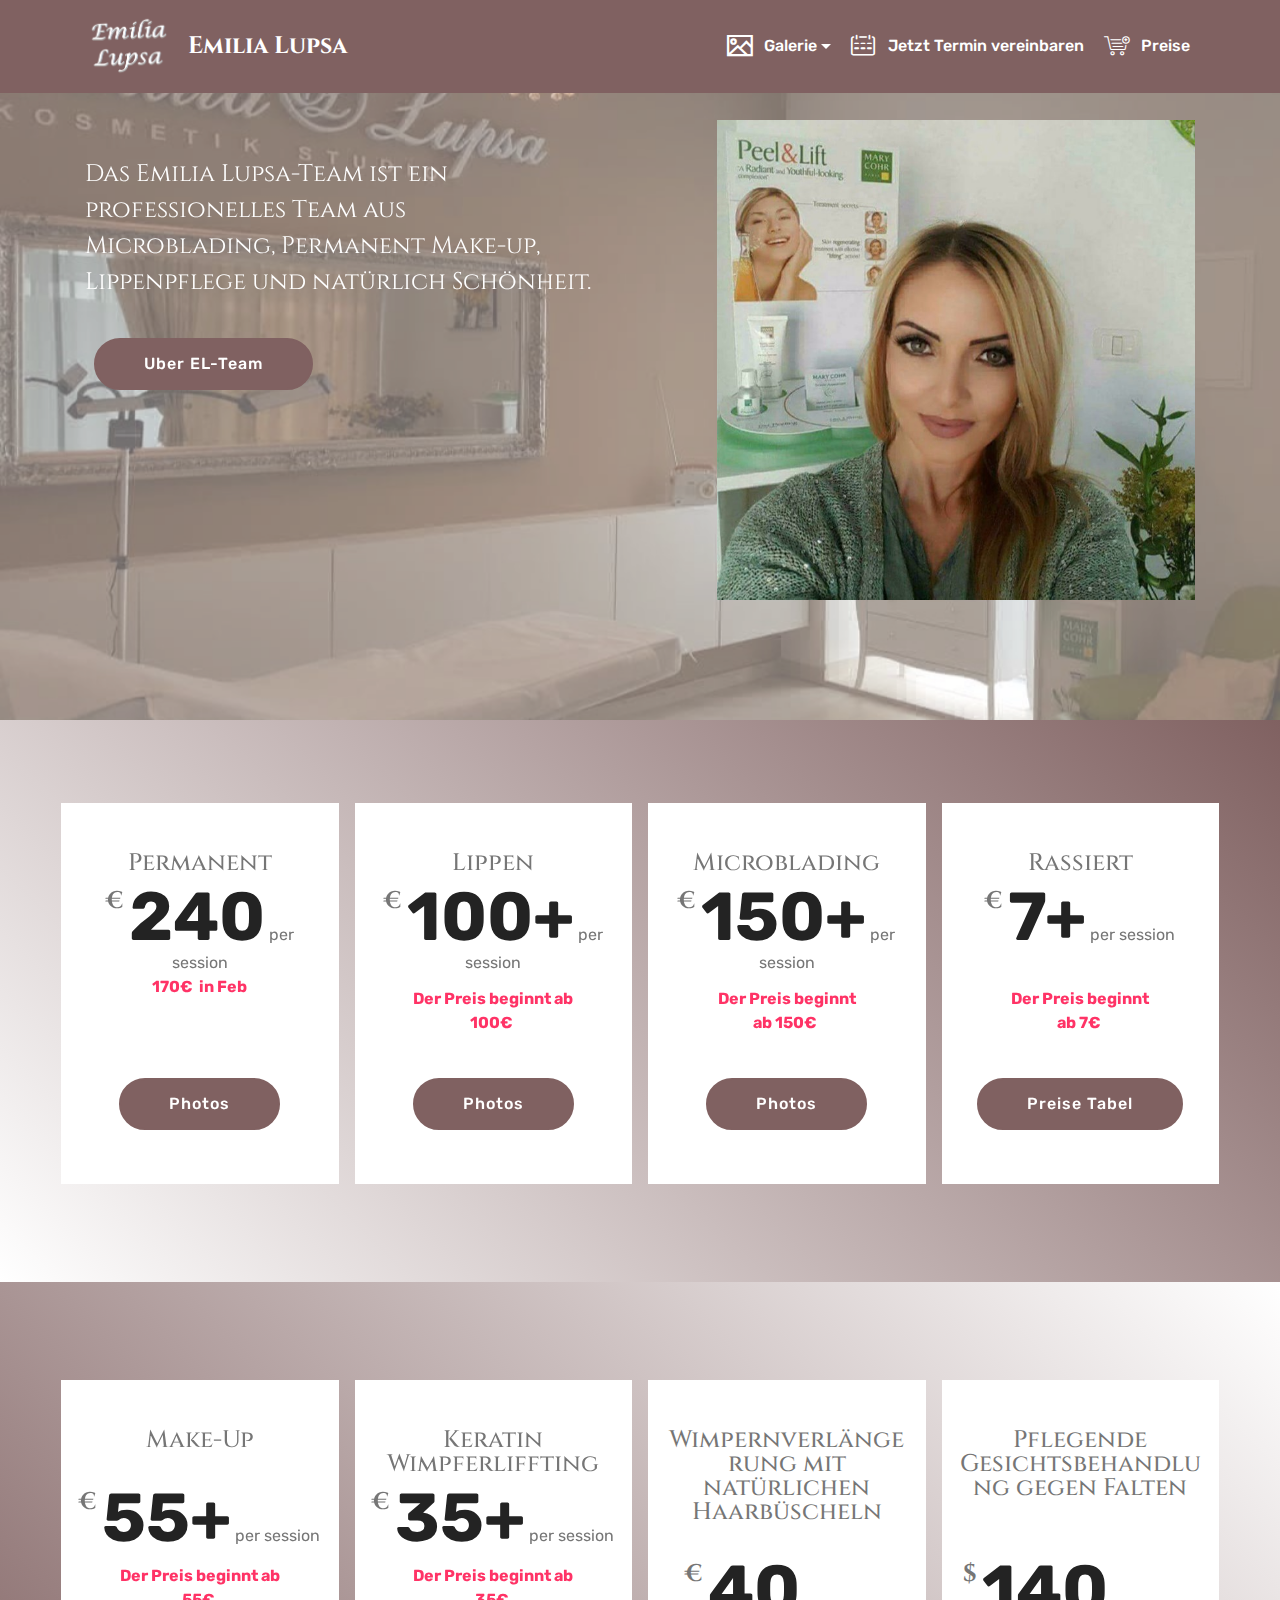
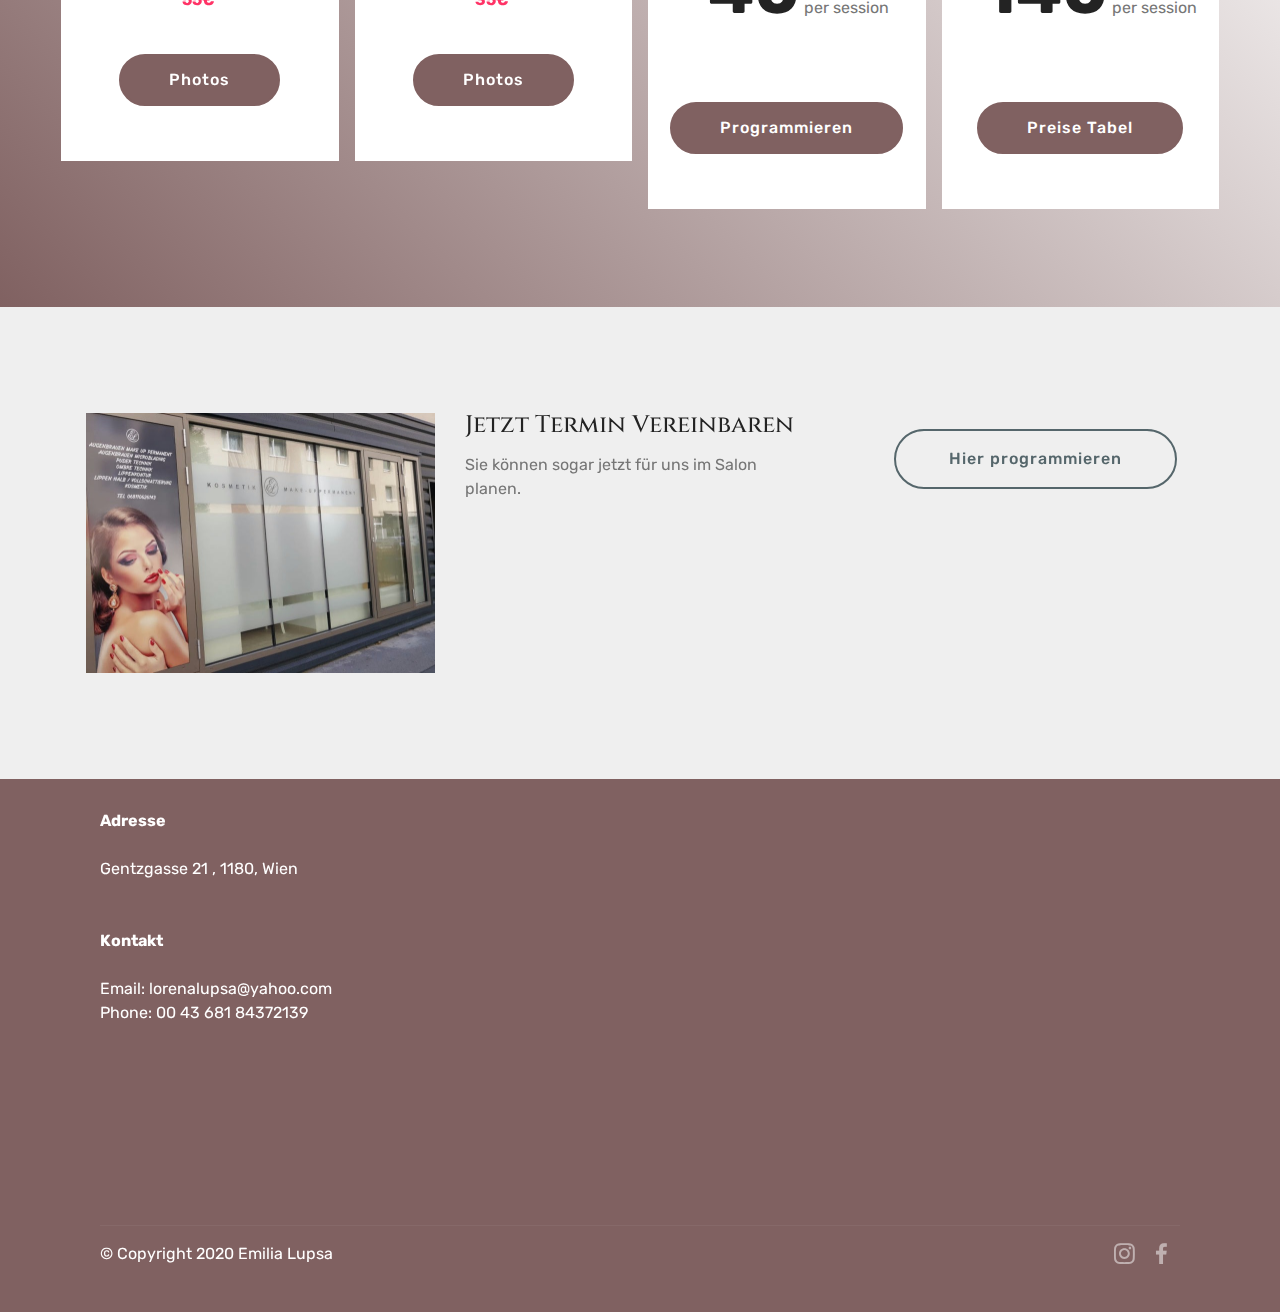
<file: index.html>
<!DOCTYPE html>
<html  >
<head>
  <!-- Site made with Mobirise Website Builder v4.10.15, https://mobirise.com -->
  <meta charset="UTF-8">
  <meta http-equiv="X-UA-Compatible" content="IE=edge">
  <meta name="generator" content="Mobirise v4.10.15, mobirise.com">
  <meta name="viewport" content="width=device-width, initial-scale=1, minimum-scale=1">
  <link rel="shortcut icon" href="assets/images/logo-4-242x196.png" type="image/x-icon">
  <meta name="description" content="">
  
  <title>Home</title>
  <link rel="stylesheet" href="assets/web/assets/mobirise-icons2/mobirise2.css">
  <link rel="stylesheet" href="assets/web/assets/mobirise-icons/mobirise-icons.css">
  <link rel="stylesheet" href="assets/web/assets/mobirise-icons-bold/mobirise-icons-bold.css">
  <link rel="stylesheet" href="assets/bootstrap/css/bootstrap.min.css">
  <link rel="stylesheet" href="assets/bootstrap/css/bootstrap-grid.min.css">
  <link rel="stylesheet" href="assets/bootstrap/css/bootstrap-reboot.min.css">
  <link rel="stylesheet" href="assets/tether/tether.min.css">
  <link rel="stylesheet" href="assets/socicon/css/styles.css">
  <link rel="stylesheet" href="assets/dropdown/css/style.css">
  <link rel="stylesheet" href="assets/theme/css/style.css">
  <link rel="preload" as="style" href="assets/mobirise/css/mbr-additional.css"><link rel="stylesheet" href="assets/mobirise/css/mbr-additional.css" type="text/css">
  
  
  
</head>
<body>
  <section class="menu cid-rN6glSsHBm" once="menu" id="menu1-4">

    

    <nav class="navbar navbar-expand beta-menu navbar-dropdown align-items-center navbar-fixed-top navbar-toggleable-sm">
        <button class="navbar-toggler navbar-toggler-right" type="button" data-toggle="collapse" data-target="#navbarSupportedContent" aria-controls="navbarSupportedContent" aria-expanded="false" aria-label="Toggle navigation">
            <div class="hamburger">
                <span></span>
                <span></span>
                <span></span>
                <span></span>
            </div>
        </button>
        <div class="menu-logo">
            <div class="navbar-brand">
                <span class="navbar-logo">
                    <a href="index.html">
                         <img src="assets/images/logo-4-242x196.png" alt="Mobirise" title="" style="height: 4.8rem;">
                    </a>
                </span>
                <span class="navbar-caption-wrap"><a class="navbar-caption text-white display-5" href="index.html">
                        Emilia Lupsa</a></span>
            </div>
        </div>
        <div class="collapse navbar-collapse" id="navbarSupportedContent">
            <ul class="navbar-nav nav-dropdown nav-right" data-app-modern-menu="true"><li class="nav-item">
                    <a class="nav-link link text-white display-4" href="https://mobirise.co">
                        </a>
                </li><li class="nav-item"><a class="nav-link link text-white display-4" href="https://mobirise.co">
                        </a></li><li class="nav-item dropdown"><a class="nav-link link text-white dropdown-toggle display-4" href="page2.html" data-toggle="dropdown-submenu" aria-expanded="true"><span class="mobi-mbri mobi-mbri-photos mbr-iconfont mbr-iconfont-btn"></span>
                        
                        Galerie</a><div class="dropdown-menu"><a class="text-white dropdown-item display-4" href="page5.html">Make-Up</a><a class="text-white dropdown-item display-4" href="page6.html" aria-expanded="false">Microblading</a><a class="text-white dropdown-item display-4" href="page7.html" aria-expanded="false">Make-Up Permanent</a><a class="text-white dropdown-item display-4" href="page8.html" aria-expanded="false">Lippen</a><a class="text-white dropdown-item display-4" href="page9.html" aria-expanded="false">Wimpernlifting Technik</a></div></li>
                <li class="nav-item">
                    <a class="nav-link link text-white display-4" href="page1.html"><span class="mbrib-calendar mbr-iconfont mbr-iconfont-btn"></span>
                        
                        Jetzt Termin vereinbaren</a>
                </li><li class="nav-item"><a class="nav-link link text-white display-4" href="index.html#pricing-tables1-s"><span class="mbri-cart-add mbr-iconfont mbr-iconfont-btn"></span>
                        
                        Preise</a></li></ul>
            
        </div>
    </nav>
</section>

<section class="engine"><a href="https://mobirise.info/a">online web builder</a></section><section class="header3 cid-rNzak8b1Ex mbr-parallax-background" id="header3-f">

    

    <div class="mbr-overlay" style="opacity: 0.4; background-color: rgb(255, 255, 255);">
    </div>

    <div class="container">
        <div class="media-container-row">
            <div class="mbr-figure" style="width: 90%;">
                <img src="assets/images/emi-lupsa-photo-736x739.jpeg" alt="Mobirise" title="">
            </div>

            <div class="media-content">
                
                
                <div class="mbr-section-text mbr-white pb-3 ">
                    <p class="mbr-text mbr-fonts-style display-5"><br>Das Emilia Lupsa-Team ist ein professionelles Team aus 
<br>Microblading, Permanent Make-up, Lippenpflege und natürlich Schönheit.</p>
                </div>
                <div class="mbr-section-btn"><a class="btn btn-md btn-primary display-4" href="page3.html">Uber EL-Team</a></div>
            </div>
        </div>
    </div>

</section>

<section class="pricing-table1 cid-rNyXjLJkS1" id="pricing-tables1-9">

    

    
    <div class="container">
        <div class="media-container-row">

            <div class="plan col-12 mx-2 my-2 justify-content-center col-lg-3">
                <div class="plan-header text-center pt-5">
                    <h3 class="plan-title mbr-fonts-style display-5">Permanent</h3>
                    <div class="plan-price">
                        <span class="price-value mbr-fonts-style display-5">
                            €
                        </span>
                        <span class="price-figure mbr-fonts-style display-1">240</span>
                        <small class="price-term mbr-fonts-style display-7">per session</small>
                    </div>
                </div>
                <div class="plan-body pb-5">
                    <div class="plan-list align-center">
                        <ul class="list-group list-group-flush mbr-fonts-style display-7"><strong>170€ &nbsp;in Feb</strong><strong><br></strong><strong><br></strong></ul>
                    </div>
                    <div class="mbr-section-btn text-center pt-4"><a href="page7.html" class="btn btn-primary display-4">Photos</a></div>
                </div>
            </div>

            <div class="plan col-12 mx-2 my-2 justify-content-center col-lg-3">
                <div class="plan-header text-center pt-5">
                    <h3 class="plan-title mbr-fonts-style display-5">
                        Lippen</h3>
                    <div class="plan-price">
                        <span class="price-value mbr-fonts-style display-5">€
                        </span>
                        <span class="price-figure mbr-fonts-style display-1">100+</span>
                        <small class="price-term mbr-fonts-style display-7">
                            per session</small>
                    </div>
                </div>
                <div class="plan-body pb-5">
                    <div class="plan-list align-center">
                        <ul class="list-group list-group-flush mbr-fonts-style display-7">
                            <li class="list-group-item">
<span style="font-size: 1rem;"><strong>Der Preis beginnt ab 100€&nbsp;</strong></span></li>
                        </ul>
                    </div>
                    <div class="mbr-section-btn text-center pt-4"><a href="page8.html" class="btn btn-primary display-4">Photos</a></div>
                </div>
            </div>

            <div class="plan col-12 mx-2 my-2 justify-content-center col-lg-3">
                <div class="plan-header text-center pt-5">
                    <h3 class="plan-title mbr-fonts-style display-5">Microblading</h3>
                    <div class="plan-price">
                        <span class="price-value mbr-fonts-style display-5">
                            €
                        </span>
                        <span class="price-figure mbr-fonts-style display-1">150+</span>
                        <small class="price-term mbr-fonts-style display-7">
                            per session</small>
                    </div>
                </div>
                <div class="plan-body pb-5">
                    <div class="plan-list align-center">
                        <ul class="list-group list-group-flush mbr-fonts-style display-7">
                            <li class="list-group-item"><strong>
<span style="font-size: 1rem;">Der Preis beginnt ab&nbsp;</span><span style="font-size: 1rem;">150€&nbsp;</span></strong></li>
                        </ul>
                    </div>
                    <div class="mbr-section-btn text-center pt-4"><a href="page6.html" class="btn btn-primary display-4">Photos</a></div>
                </div>
            </div>

            <div class="plan col-12 mx-2 my-2 justify-content-center col-lg-3">
                <div class="plan-header text-center pt-5">
                    <h3 class="plan-title mbr-fonts-style display-5">
                        Rassiert</h3>
                    <div class="plan-price">
                        <span class="price-value mbr-fonts-style display-5">
                            €
                        </span>
                        <span class="price-figure mbr-fonts-style display-1">7+</span>
                        <small class="price-term mbr-fonts-style display-7">
                            per session<br><br></small>
                    </div>
                </div>
                <div class="plan-body pb-5">
                    <div class="plan-list align-center">
                        <ul class="list-group list-group-flush mbr-fonts-style display-7">
                            <li class="list-group-item"><strong>
<span style="font-size: 1rem;">Der Preis beginnt ab&nbsp;</span><span style="font-size: 1rem;">7€&nbsp;</span></strong></li>
                        </ul>
                    </div>
                    <div class="mbr-section-btn text-center pt-4"><a href="page4.html" class="btn btn-primary display-4">Preise Tabel</a></div>
                </div>
            </div>
        </div>
    </div>
</section>

<section class="pricing-table1 cid-rOHt3Ut53W" id="pricing-tables1-s">

    

    
    <div class="container">
        <div class="media-container-row">

            <div class="plan col-12 mx-2 my-2 justify-content-center col-lg-3">
                <div class="plan-header text-center pt-5">
                    <h3 class="plan-title mbr-fonts-style display-5">
                        Make-Up<br><br></h3>
                    <div class="plan-price">
                        <span class="price-value mbr-fonts-style display-5">
                            €
                        </span>
                        <span class="price-figure mbr-fonts-style display-1">55+</span>
                        <small class="price-term mbr-fonts-style display-7">
                            per session</small>
                    </div>
                </div>
                <div class="plan-body pb-5">
                    <div class="plan-list align-center">
                        <ul class="list-group list-group-flush mbr-fonts-style display-7">
                            <li class="list-group-item">
<span style="font-size: 1rem;"><strong>Der Preis beginnt ab 55€&nbsp;</strong></span></li>
                        </ul>
                    </div>
                    <div class="mbr-section-btn text-center pt-4"><a href="page5.html" class="btn btn-primary display-4">Photos</a></div>
                </div>
            </div>

            <div class="plan col-12 mx-2 my-2 justify-content-center col-lg-3">
                <div class="plan-header text-center pt-5">
                    <h3 class="plan-title mbr-fonts-style display-5">
                        Keratin Wimpferliffting</h3>
                    <div class="plan-price">
                        <span class="price-value mbr-fonts-style display-5">
                            €
                        </span>
                        <span class="price-figure mbr-fonts-style display-1">35+</span>
                        <small class="price-term mbr-fonts-style display-7">
                            per session
                        </small>
                    </div>
                </div>
                <div class="plan-body pb-5">
                    <div class="plan-list align-center">
                        <ul class="list-group list-group-flush mbr-fonts-style display-7">
                            <li class="list-group-item">
<span style="font-size: 1rem;"><strong>Der Preis beginnt ab 35€&nbsp;</strong></span></li>
                        </ul>
                    </div>
                    <div class="mbr-section-btn text-center pt-4"><a href="page9.html" class="btn btn-primary display-4">Photos</a></div>
                </div>
            </div>

            <div class="plan col-12 mx-2 my-2 justify-content-center col-lg-3">
                <div class="plan-header text-center pt-5">
                    <h3 class="plan-title mbr-fonts-style display-5">Wimpernverlängerung mit natürlichen Haarbüscheln<br><br></h3>
                    <div class="plan-price">
                        <span class="price-value mbr-fonts-style display-5">
                            €
                        </span>
                        <span class="price-figure mbr-fonts-style display-1">40</span>
                        <small class="price-term mbr-fonts-style display-7">
                            per session
                        </small>
                    </div>
                </div>
                <div class="plan-body pb-5">
                    <div class="plan-list align-center">
                        <ul class="list-group list-group-flush mbr-fonts-style display-7">
                            <li class="list-group-item"><br></li>
                        </ul>
                    </div>
                    <div class="mbr-section-btn text-center pt-4"><a href="page1.html" class="btn btn-primary display-4">Programmieren</a></div>
                </div>
            </div>

            <div class="plan col-12 mx-2 my-2 justify-content-center col-lg-3">
                <div class="plan-header text-center pt-5">
                    <h3 class="plan-title mbr-fonts-style display-5">Pflegende Gesichtsbehandlung gegen Falten<br><br><br></h3>
                    <div class="plan-price">
                        <span class="price-value mbr-fonts-style display-5">
                            $
                        </span>
                        <span class="price-figure mbr-fonts-style display-1">140</span>
                        <small class="price-term mbr-fonts-style display-7">
                            per session</small>
                    </div>
                </div>
                <div class="plan-body pb-5">
                    <div class="plan-list align-center">
                        <ul class="list-group list-group-flush mbr-fonts-style display-7">
                            <li class="list-group-item"><br></li>
                        </ul>
                    </div>
                    <div class="mbr-section-btn text-center pt-4"><a href="page10.html" class="btn btn-primary display-4">Preise Tabel</a></div>
                </div>
            </div>
        </div>
    </div>
</section>

<section class="services4 cid-rN6icTzrmz" xmlns="http://www.w3.org/1999/html" id="services4-5">
    <!---->
    
    <!---->
    <!--Overlay-->
    
    <!--Container-->
    <div class="container">
        <div class="row">
            <!--Card-1-->
            <div class="card p-3 col-12">
                <div class="card-wrapper media-container-row media-container-row">
                    <div class="card-box">
                        <div class="row">
                            <div class="col-12 col-md-12 col-lg-4">
                                <div class="wrapper">
                                    <!--Image-->
                                    <div class="mbr-figure" style="width: 100%;">
                                        <img src="assets/images/34dc677f-177c-4365-b2bf-a1e6b1161ece-698x521.jpeg" alt="Mobirise" title="">
                                    </div>
                                </div>
                            </div>
                            <div class="col-12 col-md-7 col-lg-4">
                                <div class="wrapper col-left">
                                    <!--Title-->
                                    <h4 class="card-title mbr-fonts-style display-5">
                                        Jetzt Termin Vereinbaren</h4>
                                    <!--Subtitle-->
                                    <p class="mbr-text mbr-fonts-style pt-3 display-7">
                                        Sie können sogar jetzt für uns im Salon planen.</p>
                                </div>
                            </div>
                            <div class="col-12 col-md-5 col-lg-4">
                                <div class="wrapper border_wrapper">
                                    <!--Cost-->
                                    
                                    <!--Btn-->
                                    <div class="mbr-section-btn col-right align-center"><a href="page1.html" class="btn btn-warning-outline m-0 display-7">&nbsp;Hier programmieren&nbsp;</a></div>
                                </div>
                            </div>
                        </div>
                    </div>
                </div>
            </div>
            <!--Card-2-->
            
            <!--Card-3-->
            
        </div>
    </div>
</section>

<section class="cid-rMYhYzP5xr" id="footer2-1">

    

    

    <div class="container">
        <div class="media-container-row content mbr-white">
            <div class="col-12 col-md-3 mbr-fonts-style display-7">
                <p class="mbr-text">
                    <strong>Adresse</strong>
                    <br>
                    <br>Gentzgasse 21 , 1180, Wien&nbsp;<br>
                    <br>
                    <br><strong>Kontakt</strong><br>
                    <br>Email: lorenalupsa@yahoo.com &nbsp;<br>Phone: 00 43 681 84372139<br><br></p>
            </div>
            <div class="col-12 col-md-3 mbr-fonts-style display-7">
                <p class="mbr-text"></p>
            </div>
            <div class="col-12 col-md-6">
                <div class="google-map"><iframe frameborder="0" style="border:0" src="https://www.google.com/maps/embed/v1/place?key=AIzaSyAEIpgj38KyLFELm2bK9Y7krBkz1K-cMq8&amp;q=place_id:ChIJg_pk2s8HbUcRTsQOZijILKM" allowfullscreen=""></iframe></div>
            </div>
        </div>
        <div class="footer-lower">
            <div class="media-container-row">
                <div class="col-sm-12">
                    <hr>
                </div>
            </div>
            <div class="media-container-row mbr-white">
                <div class="col-sm-6 copyright">
                    <p class="mbr-text mbr-fonts-style display-7">
                        © Copyright 2020 Emilia Lupsa&nbsp;</p>
                </div>
                <div class="col-md-6">
                    <div class="social-list align-right">
                        <div class="soc-item">
                            <a href="https://www.instagram.com/lupsaemilia/?hl=ro" target="_blank">
                                <span class="mbr-iconfont mbr-iconfont-social socicon-instagram socicon"></span>
                            </a>
                        </div>
                        <div class="soc-item">
                            <a href="https://www.facebook.com/veresezan.emilia" target="_blank">
                                <span class="mbr-iconfont mbr-iconfont-social socicon-facebook socicon"></span>
                            </a>
                        </div>
                        
                        
                        
                        
                    </div>
                </div>
            </div>
        </div>
    </div>
</section>


  <script src="assets/web/assets/jquery/jquery.min.js"></script>
  <script src="assets/popper/popper.min.js"></script>
  <script src="assets/bootstrap/js/bootstrap.min.js"></script>
  <script src="assets/tether/tether.min.js"></script>
  <script src="assets/touchswipe/jquery.touch-swipe.min.js"></script>
  <script src="assets/parallax/jarallax.min.js"></script>
  <script src="assets/smoothscroll/smooth-scroll.js"></script>
  <script src="assets/dropdown/js/nav-dropdown.js"></script>
  <script src="assets/dropdown/js/navbar-dropdown.js"></script>
  <script src="assets/theme/js/script.js"></script>
  
  
</body>
</html>
</file>
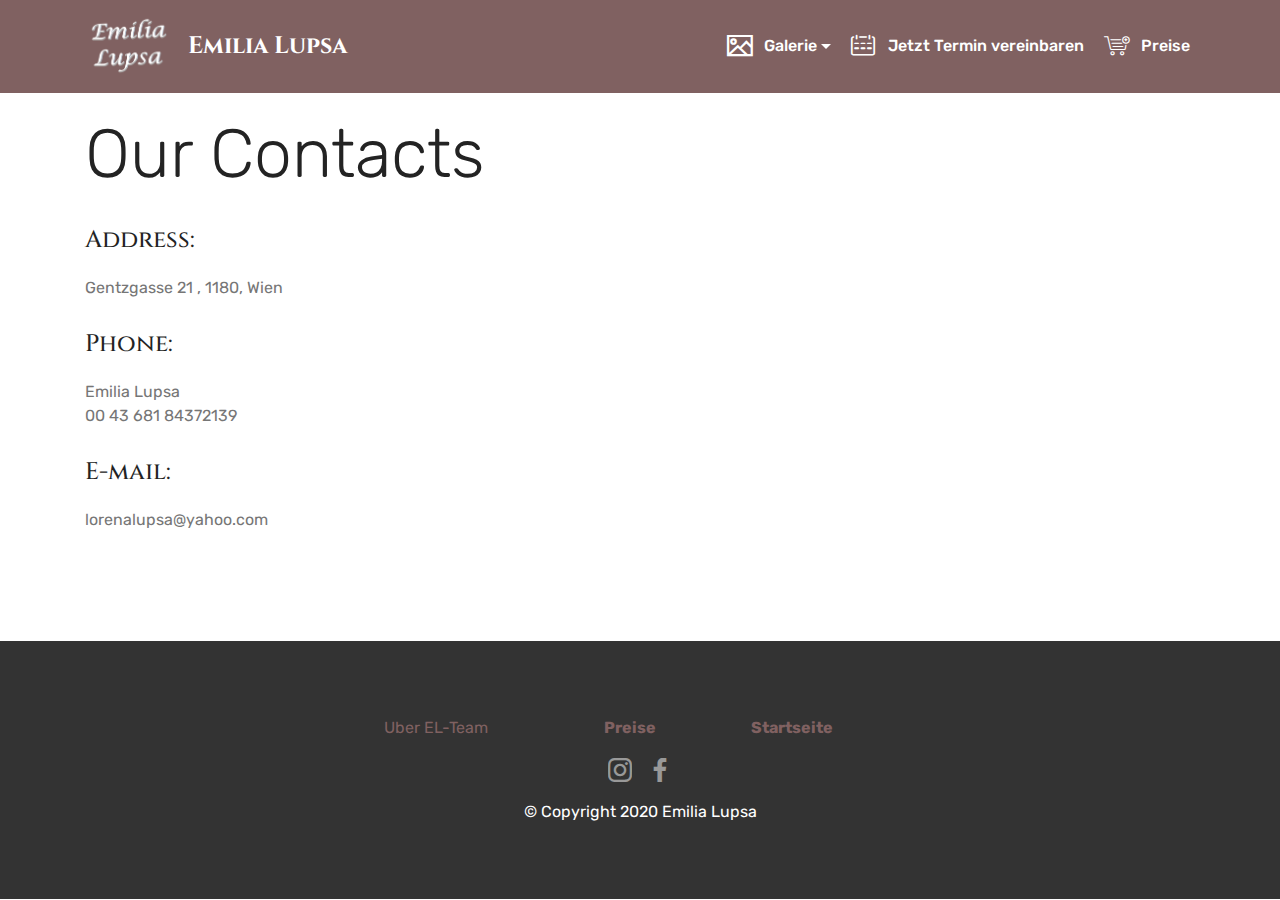
<file: page1.html>
<!DOCTYPE html>
<html  >
<head>
  <!-- Site made with Mobirise Website Builder v4.10.15, https://mobirise.com -->
  <meta charset="UTF-8">
  <meta http-equiv="X-UA-Compatible" content="IE=edge">
  <meta name="generator" content="Mobirise v4.10.15, mobirise.com">
  <meta name="viewport" content="width=device-width, initial-scale=1, minimum-scale=1">
  <link rel="shortcut icon" href="assets/images/logo-4-242x196.png" type="image/x-icon">
  <meta name="description" content="Website Maker Description">
  
  <title>Kontakt</title>
  <link rel="stylesheet" href="assets/web/assets/mobirise-icons2/mobirise2.css">
  <link rel="stylesheet" href="assets/web/assets/mobirise-icons/mobirise-icons.css">
  <link rel="stylesheet" href="assets/web/assets/mobirise-icons-bold/mobirise-icons-bold.css">
  <link rel="stylesheet" href="assets/bootstrap/css/bootstrap.min.css">
  <link rel="stylesheet" href="assets/bootstrap/css/bootstrap-grid.min.css">
  <link rel="stylesheet" href="assets/bootstrap/css/bootstrap-reboot.min.css">
  <link rel="stylesheet" href="assets/tether/tether.min.css">
  <link rel="stylesheet" href="assets/socicon/css/styles.css">
  <link rel="stylesheet" href="assets/dropdown/css/style.css">
  <link rel="stylesheet" href="assets/theme/css/style.css">
  <link rel="preload" as="style" href="assets/mobirise/css/mbr-additional.css"><link rel="stylesheet" href="assets/mobirise/css/mbr-additional.css" type="text/css">
  
  
  
</head>
<body>
  <section class="menu cid-rN6glSsHBm" once="menu" id="menu1-a">

    

    <nav class="navbar navbar-expand beta-menu navbar-dropdown align-items-center navbar-fixed-top navbar-toggleable-sm">
        <button class="navbar-toggler navbar-toggler-right" type="button" data-toggle="collapse" data-target="#navbarSupportedContent" aria-controls="navbarSupportedContent" aria-expanded="false" aria-label="Toggle navigation">
            <div class="hamburger">
                <span></span>
                <span></span>
                <span></span>
                <span></span>
            </div>
        </button>
        <div class="menu-logo">
            <div class="navbar-brand">
                <span class="navbar-logo">
                    <a href="index.html">
                         <img src="assets/images/logo-4-242x196.png" alt="Mobirise" title="" style="height: 4.8rem;">
                    </a>
                </span>
                <span class="navbar-caption-wrap"><a class="navbar-caption text-white display-5" href="index.html">
                        Emilia Lupsa</a></span>
            </div>
        </div>
        <div class="collapse navbar-collapse" id="navbarSupportedContent">
            <ul class="navbar-nav nav-dropdown nav-right" data-app-modern-menu="true"><li class="nav-item">
                    <a class="nav-link link text-white display-4" href="https://mobirise.co">
                        </a>
                </li><li class="nav-item"><a class="nav-link link text-white display-4" href="https://mobirise.co">
                        </a></li><li class="nav-item dropdown open"><a class="nav-link link text-white dropdown-toggle display-4" href="page2.html" data-toggle="dropdown-submenu" aria-expanded="true"><span class="mobi-mbri mobi-mbri-photos mbr-iconfont mbr-iconfont-btn"></span>
                        
                        Galerie</a><div class="dropdown-menu"><a class="text-white dropdown-item display-4" href="page5.html">Make-Up</a><a class="text-white dropdown-item display-4" href="page6.html" aria-expanded="false">Microblading</a><a class="text-white dropdown-item display-4" href="page7.html" aria-expanded="false">Make-Up Permanent</a><a class="text-white dropdown-item display-4" href="page8.html" aria-expanded="false">Lippen</a><a class="text-white dropdown-item display-4" href="page9.html" aria-expanded="false">Wimpernlifting Technik</a></div></li>
                <li class="nav-item">
                    <a class="nav-link link text-white display-4" href="page1.html"><span class="mbrib-calendar mbr-iconfont mbr-iconfont-btn"></span>
                        
                        Jetzt Termin vereinbaren</a>
                </li><li class="nav-item"><a class="nav-link link text-white display-4" href="index.html#pricing-tables1-s"><span class="mbri-cart-add mbr-iconfont mbr-iconfont-btn"></span>
                        
                        Preise</a></li></ul>
            
        </div>
    </nav>
</section>

<section class="engine"><a href="https://mobirise.info/g">how to build a website for free</a></section><section class="mbr-section contacts1 cid-rNz3t7Slak" id="contacts1-b">
    <!---->
    
    <!---->
    <!--Overlay-->
    
    <!--Container-->
    <div class="container">
        <div class="row">
            <!--Titles-->
            <div class="title col-12">
                <h2 class="align-left mbr-fonts-style display-1">
                    Our Contacts
                </h2>
                
            </div>
            <!--Left-->
            <div class="col-12 col-md-6">
                <div class="left-block wrapper">
                    <div class="b b-adress">
                        <h5 class="align-left mbr-fonts-style m-0 display-5">
                            Address:
                        </h5>
                        <p class="mbr-text align-left mbr-fonts-style display-7">
                            Gentzgasse 21 , 1180, Wien
                        </p>
                    </div>
                    <div class="b b-phone">
                        <h5 class="align-left mbr-fonts-style m-0 display-5">
                            Phone:<br>
                        </h5>
                        <p class="mbr-text align-left mbr-fonts-style display-7">Emilia Lupsa<br>00 43 681 84372139 
                        </p>
                    </div>
                    <div class="b b-mail">
                        <h5 class="align-left mbr-fonts-style m-0 display-5">
                            E-mail:
                        </h5>
                        <p class="mbr-text align-left mbr-fonts-style display-7">lorenalupsa@yahoo.com  
<br><br></p>
                    </div>
                </div>
            </div>
            <!--Right-->
            <div class="col-12 col-md-6">
                <div class="google-map"><iframe frameborder="0" style="border:0" src="https://www.google.com/maps/embed/v1/place?key=AIzaSyAEIpgj38KyLFELm2bK9Y7krBkz1K-cMq8&amp;q=place_id:ChIJg_pk2s8HbUcRTsQOZijILKM" allowfullscreen=""></iframe></div>
            </div>
        </div>
    </div>
</section>

<section once="footers" class="cid-rNz4E2nKjB" id="footer7-e">

    

    

    <div class="container">
        <div class="media-container-row align-center mbr-white">
            <div class="row row-links">
                <ul class="foot-menu">
                    
                    
                    
                    
                    
                <li class="foot-menu-item mbr-fonts-style display-7"><strong><a href="page3.html">Uber EL-Team &nbsp; &nbsp; &nbsp; &nbsp; &nbsp; &nbsp; &nbsp; &nbsp; &nbsp; &nbsp;&nbsp;</a></strong></li><li class="foot-menu-item mbr-fonts-style display-7"><a href="index.html#pricing-tables1-9"><strong>Preise &nbsp; &nbsp; &nbsp; &nbsp; &nbsp; &nbsp; &nbsp; &nbsp; &nbsp; &nbsp;&nbsp;</strong></a></li><li class="foot-menu-item mbr-fonts-style display-7"><a href="index.html#header14-8"><strong>Startseite &nbsp; &nbsp; &nbsp; &nbsp; &nbsp; &nbsp; &nbsp; &nbsp; &nbsp; &nbsp;&nbsp;</strong></a></li></ul>
            </div>
            <div class="row social-row">
                <div class="social-list align-right pb-2">
                    
                    
                    
                    
                    
                    
                <div class="soc-item">
                        <a href="https://www.instagram.com/lupsaemilia/?hl=ro" target="_blank">
                            <span class="mbr-iconfont mbr-iconfont-social socicon-instagram socicon"></span>
                        </a>
                    </div><div class="soc-item">
                        <a href="https://www.facebook.com/veresezan.emilia" target="_blank">
                            <span class="mbr-iconfont mbr-iconfont-social socicon-facebook socicon"></span>
                        </a>
                    </div></div>
            </div>
            <div class="row row-copirayt">
                <p class="mbr-text mb-0 mbr-fonts-style mbr-white align-center display-7">
                    © Copyright 2020 Emilia Lupsa</p>
            </div>
        </div>
    </div>
</section>


  <script src="assets/web/assets/jquery/jquery.min.js"></script>
  <script src="assets/popper/popper.min.js"></script>
  <script src="assets/bootstrap/js/bootstrap.min.js"></script>
  <script src="assets/tether/tether.min.js"></script>
  <script src="assets/touchswipe/jquery.touch-swipe.min.js"></script>
  <script src="assets/smoothscroll/smooth-scroll.js"></script>
  <script src="assets/dropdown/js/nav-dropdown.js"></script>
  <script src="assets/dropdown/js/navbar-dropdown.js"></script>
  <script src="assets/theme/js/script.js"></script>
  
  
</body>
</html>
</file>
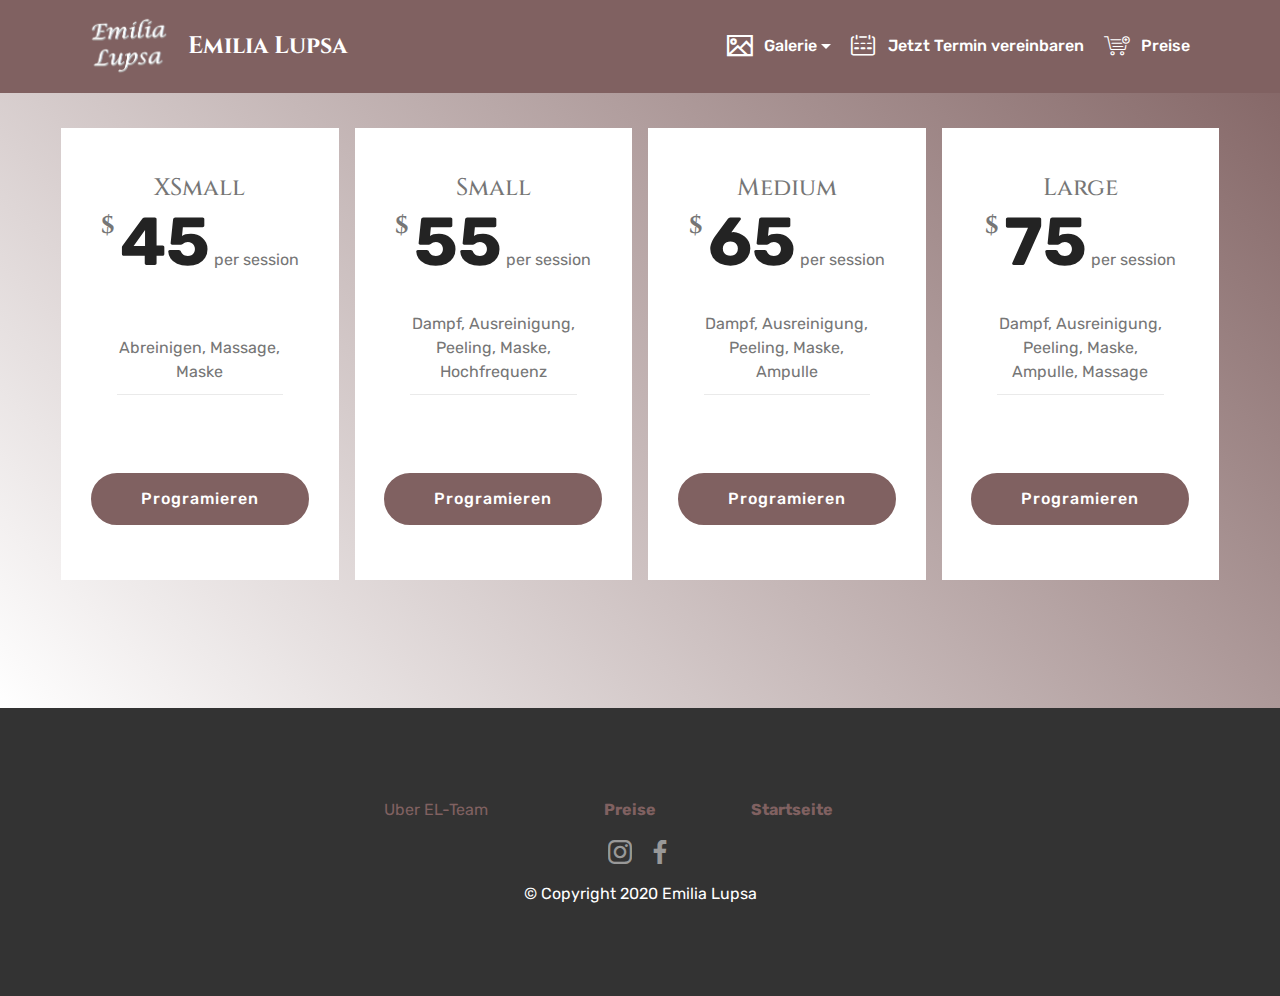
<file: page10.html>
<!DOCTYPE html>
<html  >
<head>
  <!-- Site made with Mobirise Website Builder v4.10.15, https://mobirise.com -->
  <meta charset="UTF-8">
  <meta http-equiv="X-UA-Compatible" content="IE=edge">
  <meta name="generator" content="Mobirise v4.10.15, mobirise.com">
  <meta name="viewport" content="width=device-width, initial-scale=1, minimum-scale=1">
  <link rel="shortcut icon" href="assets/images/logo-4-242x196.png" type="image/x-icon">
  <meta name="description" content="Website Builder Description">
  
  <title>Preise Tabel Tratament</title>
  <link rel="stylesheet" href="assets/web/assets/mobirise-icons2/mobirise2.css">
  <link rel="stylesheet" href="assets/web/assets/mobirise-icons/mobirise-icons.css">
  <link rel="stylesheet" href="assets/web/assets/mobirise-icons-bold/mobirise-icons-bold.css">
  <link rel="stylesheet" href="assets/bootstrap/css/bootstrap.min.css">
  <link rel="stylesheet" href="assets/bootstrap/css/bootstrap-grid.min.css">
  <link rel="stylesheet" href="assets/bootstrap/css/bootstrap-reboot.min.css">
  <link rel="stylesheet" href="assets/tether/tether.min.css">
  <link rel="stylesheet" href="assets/socicon/css/styles.css">
  <link rel="stylesheet" href="assets/dropdown/css/style.css">
  <link rel="stylesheet" href="assets/theme/css/style.css">
  <link rel="preload" as="style" href="assets/mobirise/css/mbr-additional.css"><link rel="stylesheet" href="assets/mobirise/css/mbr-additional.css" type="text/css">
  
  
  
</head>
<body>
  <section class="menu cid-rN6glSsHBm" once="menu" id="menu1-1e">

    

    <nav class="navbar navbar-expand beta-menu navbar-dropdown align-items-center navbar-fixed-top navbar-toggleable-sm">
        <button class="navbar-toggler navbar-toggler-right" type="button" data-toggle="collapse" data-target="#navbarSupportedContent" aria-controls="navbarSupportedContent" aria-expanded="false" aria-label="Toggle navigation">
            <div class="hamburger">
                <span></span>
                <span></span>
                <span></span>
                <span></span>
            </div>
        </button>
        <div class="menu-logo">
            <div class="navbar-brand">
                <span class="navbar-logo">
                    <a href="index.html">
                         <img src="assets/images/logo-4-242x196.png" alt="Mobirise" title="" style="height: 4.8rem;">
                    </a>
                </span>
                <span class="navbar-caption-wrap"><a class="navbar-caption text-white display-5" href="index.html">
                        Emilia Lupsa</a></span>
            </div>
        </div>
        <div class="collapse navbar-collapse" id="navbarSupportedContent">
            <ul class="navbar-nav nav-dropdown nav-right" data-app-modern-menu="true"><li class="nav-item">
                    <a class="nav-link link text-white display-4" href="https://mobirise.co">
                        </a>
                </li><li class="nav-item"><a class="nav-link link text-white display-4" href="https://mobirise.co">
                        </a></li><li class="nav-item dropdown open"><a class="nav-link link text-white dropdown-toggle display-4" href="page2.html" data-toggle="dropdown-submenu" aria-expanded="true"><span class="mobi-mbri mobi-mbri-photos mbr-iconfont mbr-iconfont-btn"></span>
                        
                        Galerie</a><div class="dropdown-menu"><a class="text-white dropdown-item display-4" href="page5.html">Make-Up</a><a class="text-white dropdown-item display-4" href="page6.html" aria-expanded="false">Microblading</a><a class="text-white dropdown-item display-4" href="page7.html" aria-expanded="false">Make-Up Permanent</a><a class="text-white dropdown-item display-4" href="page8.html" aria-expanded="false">Lippen</a><a class="text-white dropdown-item display-4" href="page9.html" aria-expanded="false">Wimpernlifting Technik</a></div></li>
                <li class="nav-item">
                    <a class="nav-link link text-white display-4" href="page1.html"><span class="mbrib-calendar mbr-iconfont mbr-iconfont-btn"></span>
                        
                        Jetzt Termin vereinbaren</a>
                </li><li class="nav-item"><a class="nav-link link text-white display-4" href="index.html#pricing-tables1-s"><span class="mbri-cart-add mbr-iconfont mbr-iconfont-btn"></span>
                        
                        Preise</a></li></ul>
            
        </div>
    </nav>
</section>

<section class="engine"><a href="https://mobirise.info/q">free responsive web templates</a></section><section class="pricing-table1 cid-rOHLiyGBe6" id="pricing-tables1-1f">

    

    
    <div class="container">
        <div class="media-container-row">

            <div class="plan col-12 mx-2 my-2 justify-content-center col-lg-3">
                <div class="plan-header text-center pt-5">
                    <h3 class="plan-title mbr-fonts-style display-5">
                        XSmall</h3>
                    <div class="plan-price">
                        <span class="price-value mbr-fonts-style display-5">
                            $
                        </span>
                        <span class="price-figure mbr-fonts-style display-1">45</span>
                        <small class="price-term mbr-fonts-style display-7">
                            per session<br><br><br>
                        </small>
                    </div>
                </div>
                <div class="plan-body pb-5">
                    <div class="plan-list align-center">
                        <ul class="list-group list-group-flush mbr-fonts-style display-7">
                            <li class="list-group-item">
                                Abreinigen, Massage, Maske</li>
                            <li class="list-group-item"><br></li>
                        </ul>
                    </div>
                    <div class="mbr-section-btn text-center pt-4"><a href="page1.html" class="btn btn-primary display-4">Programieren</a></div>
                </div>
            </div>

            <div class="plan col-12 mx-2 my-2 justify-content-center col-lg-3">
                <div class="plan-header text-center pt-5">
                    <h3 class="plan-title mbr-fonts-style display-5">
                        Small</h3>
                    <div class="plan-price">
                        <span class="price-value mbr-fonts-style display-5">
                            $
                        </span>
                        <span class="price-figure mbr-fonts-style display-1">
                            55</span>
                        <small class="price-term mbr-fonts-style display-7">
                            per session<br><br>
                        </small>
                    </div>
                </div>
                <div class="plan-body pb-5">
                    <div class="plan-list align-center">
                        <ul class="list-group list-group-flush mbr-fonts-style display-7">
                            <li class="list-group-item">
                                Dampf, Ausreinigung, Peeling, Maske, Hochfrequenz</li>
                            <li class="list-group-item"><br></li>
                        </ul>
                    </div>
                    <div class="mbr-section-btn text-center pt-4"><a href="page1.html" class="btn btn-primary display-4">Programieren</a></div>
                </div>
            </div>

            <div class="plan col-12 mx-2 my-2 justify-content-center col-lg-3">
                <div class="plan-header text-center pt-5">
                    <h3 class="plan-title mbr-fonts-style display-5">
                        Medium</h3>
                    <div class="plan-price">
                        <span class="price-value mbr-fonts-style display-5">
                            $
                        </span>
                        <span class="price-figure mbr-fonts-style display-1">
                            65</span>
                        <small class="price-term mbr-fonts-style display-7">
                            per session<br><br>
                        </small>
                    </div>
                </div>
                <div class="plan-body pb-5">
                    <div class="plan-list align-center">
                        <ul class="list-group list-group-flush mbr-fonts-style display-7">
                            <li class="list-group-item">Dampf, Ausreinigung, Peeling, Maske, Ampulle</li>
                            <li class="list-group-item"><br></li>
                        </ul>
                    </div>
                    <div class="mbr-section-btn text-center pt-4"><a href="page1.html" class="btn btn-primary display-4">Programieren</a></div>
                </div>
            </div>

            <div class="plan col-12 mx-2 my-2 justify-content-center col-lg-3">
                <div class="plan-header text-center pt-5">
                    <h3 class="plan-title mbr-fonts-style display-5">
                        Large</h3>
                    <div class="plan-price">
                        <span class="price-value mbr-fonts-style display-5">
                            $
                        </span>
                        <span class="price-figure mbr-fonts-style display-1">
                            75</span>
                        <small class="price-term mbr-fonts-style display-7">per session<br><br>
                        </small>
                    </div>
                </div>
                <div class="plan-body pb-5">
                    <div class="plan-list align-center">
                        <ul class="list-group list-group-flush mbr-fonts-style display-7">
                            <li class="list-group-item">Dampf, Ausreinigung, Peeling, Maske, Ampulle, Massage</li>
                            <li class="list-group-item"><br></li>
                        </ul>
                    </div>
                    <div class="mbr-section-btn text-center pt-4"><a href="page1.html" class="btn btn-primary display-4">Programieren</a></div>
                </div>
            </div>
        </div>
    </div>
</section>

<section once="footers" class="cid-rOHLlGxhGi" id="footer7-1g">

    

    

    <div class="container">
        <div class="media-container-row align-center mbr-white">
            <div class="row row-links">
                <ul class="foot-menu">
                    
                    
                    
                    
                    
                <li class="foot-menu-item mbr-fonts-style display-7"><strong><a href="page3.html">Uber EL-Team &nbsp; &nbsp; &nbsp; &nbsp; &nbsp; &nbsp; &nbsp; &nbsp; &nbsp; &nbsp;&nbsp;</a></strong></li><li class="foot-menu-item mbr-fonts-style display-7"><a href="index.html#pricing-tables1-9"><strong>Preise &nbsp; &nbsp; &nbsp; &nbsp; &nbsp; &nbsp; &nbsp; &nbsp; &nbsp; &nbsp;&nbsp;</strong></a></li><li class="foot-menu-item mbr-fonts-style display-7"><a href="index.html#header14-8"><strong>Startseite &nbsp; &nbsp; &nbsp; &nbsp; &nbsp; &nbsp; &nbsp; &nbsp; &nbsp; &nbsp;&nbsp;</strong></a></li></ul>
            </div>
            <div class="row social-row">
                <div class="social-list align-right pb-2">
                    
                    
                    
                    
                    
                    
                <div class="soc-item">
                        <a href="https://www.instagram.com/lupsaemilia/?hl=ro" target="_blank">
                            <span class="mbr-iconfont mbr-iconfont-social socicon-instagram socicon"></span>
                        </a>
                    </div><div class="soc-item">
                        <a href="https://www.facebook.com/veresezan.emilia" target="_blank">
                            <span class="mbr-iconfont mbr-iconfont-social socicon-facebook socicon"></span>
                        </a>
                    </div></div>
            </div>
            <div class="row row-copirayt">
                <p class="mbr-text mb-0 mbr-fonts-style mbr-white align-center display-7">
                    © Copyright 2020 Emilia Lupsa</p>
            </div>
        </div>
    </div>
</section>


  <script src="assets/web/assets/jquery/jquery.min.js"></script>
  <script src="assets/popper/popper.min.js"></script>
  <script src="assets/bootstrap/js/bootstrap.min.js"></script>
  <script src="assets/tether/tether.min.js"></script>
  <script src="assets/touchswipe/jquery.touch-swipe.min.js"></script>
  <script src="assets/smoothscroll/smooth-scroll.js"></script>
  <script src="assets/dropdown/js/nav-dropdown.js"></script>
  <script src="assets/dropdown/js/navbar-dropdown.js"></script>
  <script src="assets/theme/js/script.js"></script>
  
  
</body>
</html>
</file>
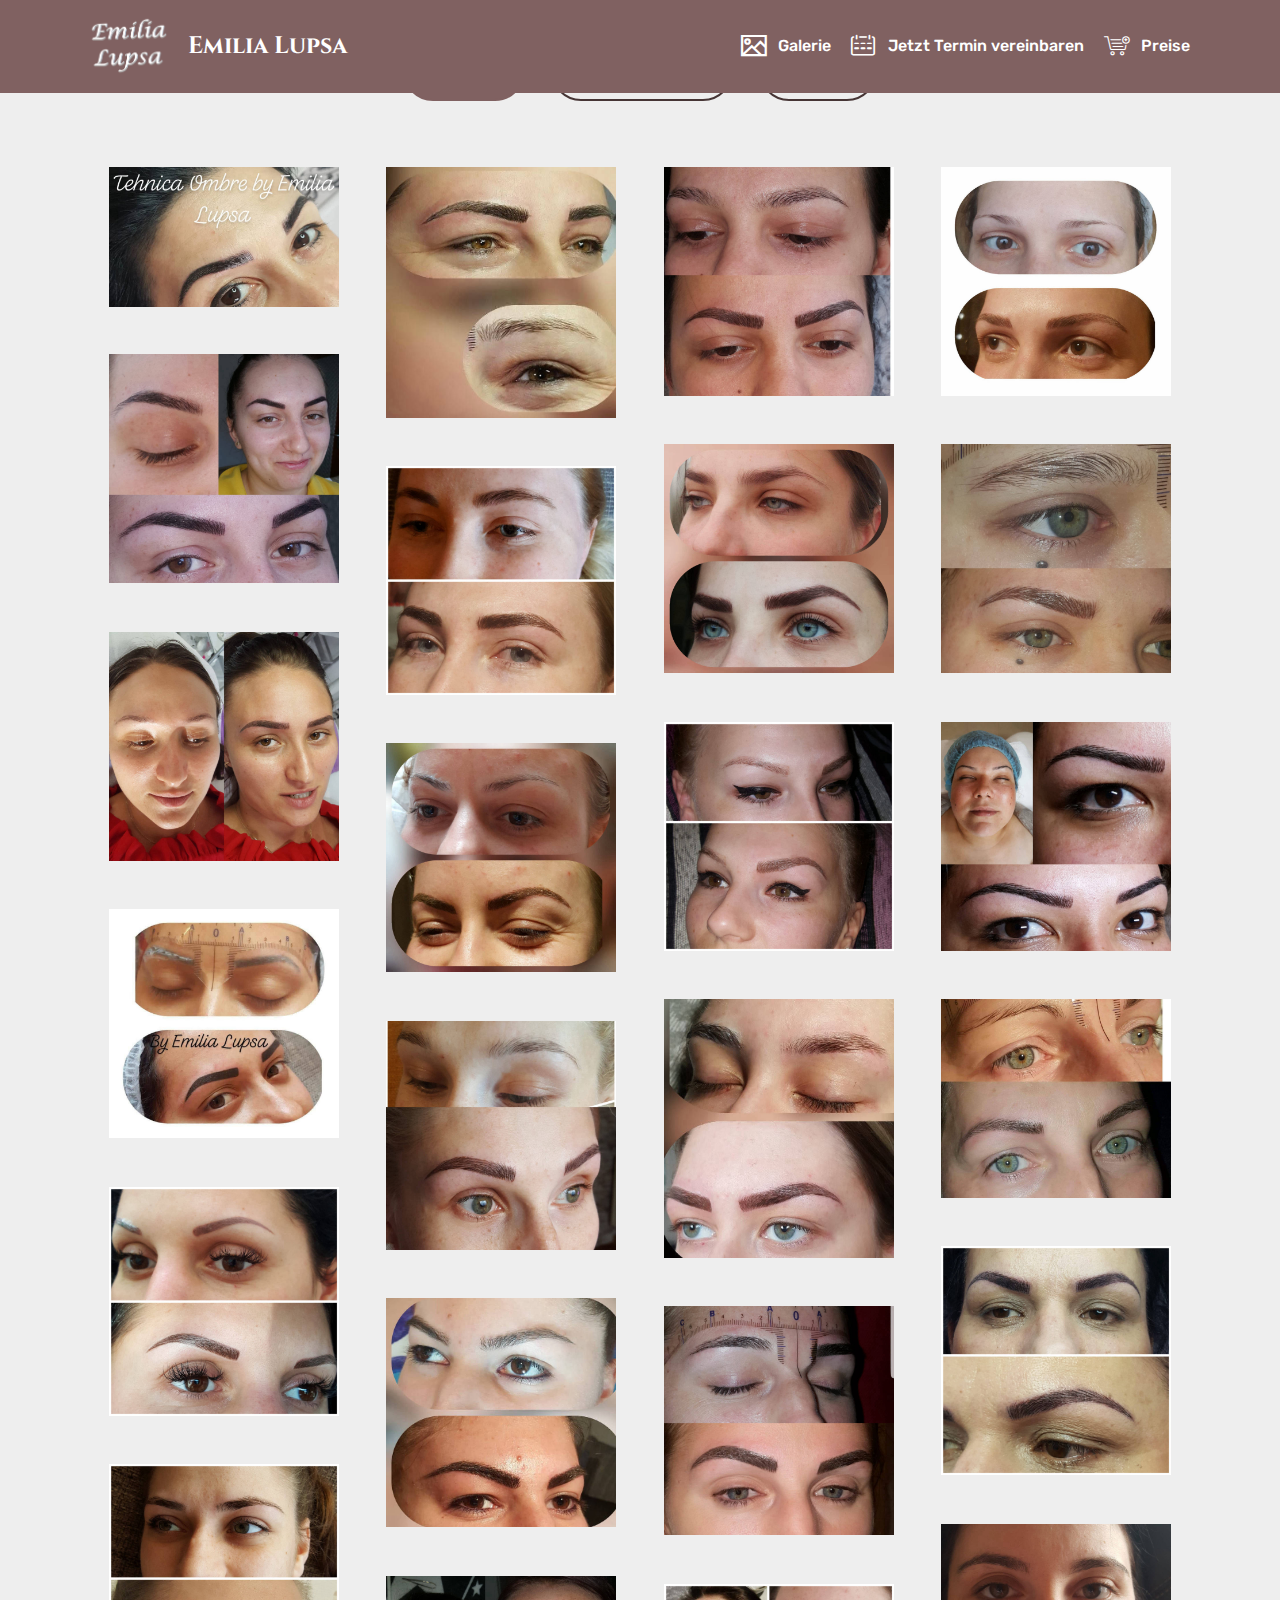
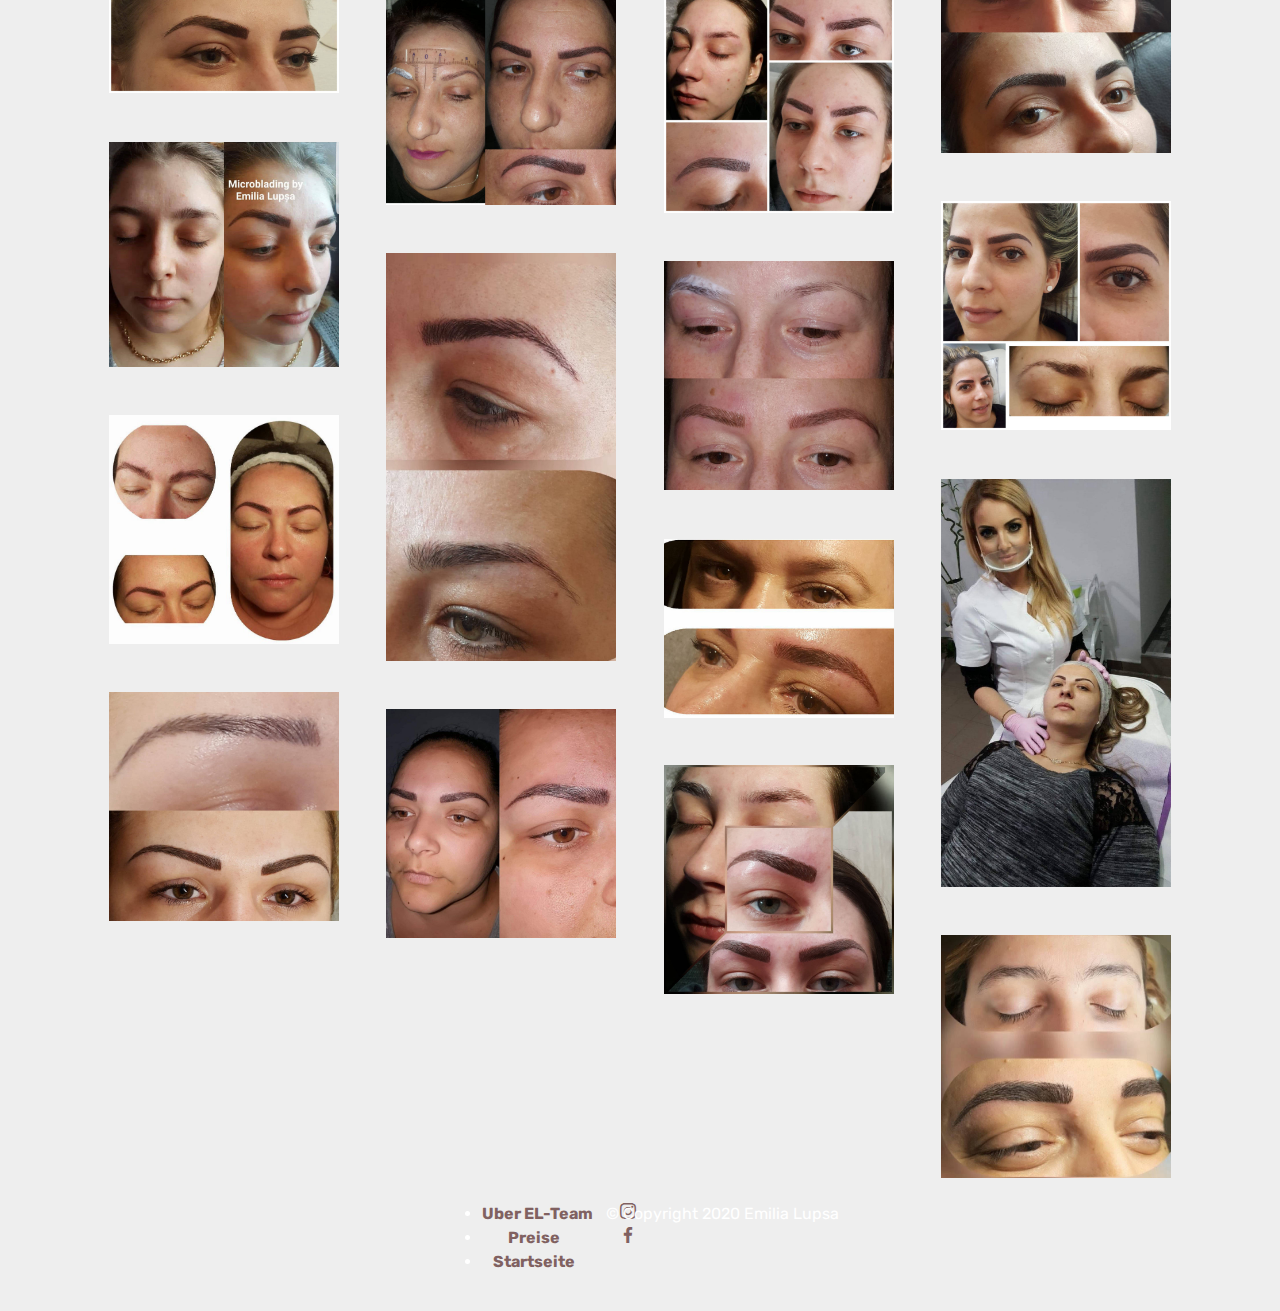
<file: page2.html>
<!DOCTYPE html>
<html  >
<head>
  <!-- Site made with Mobirise Website Builder v4.10.15, https://mobirise.com -->
  <meta charset="UTF-8">
  <meta http-equiv="X-UA-Compatible" content="IE=edge">
  <meta name="generator" content="Mobirise v4.10.15, mobirise.com">
  <meta name="viewport" content="width=device-width, initial-scale=1, minimum-scale=1">
  <link rel="shortcut icon" href="assets/images/logo-4-242x196.png" type="image/x-icon">
  <meta name="description" content="Web Site Builder Description">
  
  <title>Galerie</title>
  <link rel="stylesheet" href="assets/web/assets/mobirise-icons2/mobirise2.css">
  <link rel="stylesheet" href="assets/web/assets/mobirise-icons-bold/mobirise-icons-bold.css">
  <link rel="stylesheet" href="assets/web/assets/mobirise-icons/mobirise-icons.css">
  <link rel="stylesheet" href="assets/bootstrap/css/bootstrap.min.css">
  <link rel="stylesheet" href="assets/bootstrap/css/bootstrap-grid.min.css">
  <link rel="stylesheet" href="assets/bootstrap/css/bootstrap-reboot.min.css">
  <link rel="stylesheet" href="assets/dropdown/css/style.css">
  <link rel="stylesheet" href="assets/tether/tether.min.css">
  <link rel="stylesheet" href="assets/socicon/css/styles.css">
  <link rel="stylesheet" href="assets/theme/css/style.css">
  <link rel="stylesheet" href="assets/gallery/style.css">
  <link rel="preload" as="style" href="assets/mobirise/css/mbr-additional.css"><link rel="stylesheet" href="assets/mobirise/css/mbr-additional.css" type="text/css">
  
  
  
</head>
<body>
  <section class="menu cid-rN6glSsHBm" once="menu" id="menu1-g">

    

    <nav class="navbar navbar-expand beta-menu navbar-dropdown align-items-center navbar-fixed-top navbar-toggleable-sm">
        <button class="navbar-toggler navbar-toggler-right" type="button" data-toggle="collapse" data-target="#navbarSupportedContent" aria-controls="navbarSupportedContent" aria-expanded="false" aria-label="Toggle navigation">
            <div class="hamburger">
                <span></span>
                <span></span>
                <span></span>
                <span></span>
            </div>
        </button>
        <div class="menu-logo">
            <div class="navbar-brand">
                <span class="navbar-logo">
                    <a href="index.html">
                         <img src="assets/images/logo-4-242x196.png" alt="Mobirise" title="" style="height: 4.8rem;">
                    </a>
                </span>
                <span class="navbar-caption-wrap"><a class="navbar-caption text-white display-5" href="index.html">
                        Emilia Lupsa</a></span>
            </div>
        </div>
        <div class="collapse navbar-collapse" id="navbarSupportedContent">
            <ul class="navbar-nav nav-dropdown nav-right" data-app-modern-menu="true"><li class="nav-item">
                    <a class="nav-link link text-white display-4" href="https://mobirise.co">
                        </a>
                </li><li class="nav-item"><a class="nav-link link text-white display-4" href="https://mobirise.co">
                        </a></li><li class="nav-item"><a class="nav-link link text-white display-4" href="page2.html"><span class="mobi-mbri mobi-mbri-photos mbr-iconfont mbr-iconfont-btn"></span>
                        
                        Galerie</a></li>
                <li class="nav-item">
                    <a class="nav-link link text-white display-4" href="page1.html"><span class="mbrib-calendar mbr-iconfont mbr-iconfont-btn"></span>
                        
                        Jetzt Termin vereinbaren</a>
                </li><li class="nav-item"><a class="nav-link link text-white display-4" href="page4.html"><span class="mbri-cart-add mbr-iconfont mbr-iconfont-btn"></span>
                        
                        Preise</a></li></ul>
            
        </div>
    </nav>
</section>

<section class="engine"><a href="https://mobirise.info/o">portfolio web templates</a></section><section class="mbr-gallery mbr-slider-carousel cid-rNzdzc7ygC" id="gallery2-i">

    

    <div class="container">
        <div><!-- Filter --><div class="mbr-gallery-filter container gallery-filter-active"><ul buttons="0"><li class="mbr-gallery-filter-all"><a class="btn btn-md btn-primary-outline active display-7" href="">All</a></li></ul></div><!-- Gallery --><div class="mbr-gallery-row"><div class="mbr-gallery-layout-default"><div><div><div class="mbr-gallery-item mbr-gallery-item--p3" data-video-url="false" data-tags="Animated"><div href="#lb-gallery2-i" data-slide-to="0" data-toggle="modal"><img src="assets/images/1-9-1175x717-800x488.jpg" alt="" title=""><span class="icon-focus"></span></div></div><div class="mbr-gallery-item mbr-gallery-item--p3" data-video-url="false" data-tags="Animated"><div href="#lb-gallery2-i" data-slide-to="1" data-toggle="modal"><img src="assets/images/1-10-555x607-555x607.jpg" alt="" title=""><span class="icon-focus"></span></div></div><div class="mbr-gallery-item mbr-gallery-item--p3" data-video-url="false" data-tags="Animated"><div href="#lb-gallery2-i" data-slide-to="2" data-toggle="modal"><img src="assets/images/1-11-1599x1599-800x800.jpg" alt="" title=""><span class="icon-focus"></span></div></div><div class="mbr-gallery-item mbr-gallery-item--p3" data-video-url="false" data-tags="Animated"><div href="#lb-gallery2-i" data-slide-to="3" data-toggle="modal"><img src="assets/images/1-12-1440x1440-800x800.jpg" alt="" title=""><span class="icon-focus"></span></div></div><div class="mbr-gallery-item mbr-gallery-item--p3" data-video-url="false" data-tags="Animated"><div href="#lb-gallery2-i" data-slide-to="4" data-toggle="modal"><img src="assets/images/1-13-1599x1599-800x800.jpg" alt="" title=""><span class="icon-focus"></span></div></div><div class="mbr-gallery-item mbr-gallery-item--p3" data-video-url="false" data-tags="Animated"><div href="#lb-gallery2-i" data-slide-to="5" data-toggle="modal"><img src="assets/images/1-14-1599x1599-800x800.jpg" alt="" title=""><span class="icon-focus"></span></div></div><div class="mbr-gallery-item mbr-gallery-item--p3" data-video-url="false" data-tags="Animated"><div href="#lb-gallery2-i" data-slide-to="6" data-toggle="modal"><img src="assets/images/1-15-1599x1599-800x800.jpg" alt="" title=""><span class="icon-focus"></span></div></div><div class="mbr-gallery-item mbr-gallery-item--p3" data-video-url="false" data-tags="Animated"><div href="#lb-gallery2-i" data-slide-to="7" data-toggle="modal"><img src="assets/images/1-16-1599x1599-800x800.jpg" alt="" title=""><span class="icon-focus"></span></div></div><div class="mbr-gallery-item mbr-gallery-item--p3" data-video-url="false" data-tags="Animated"><div href="#lb-gallery2-i" data-slide-to="8" data-toggle="modal"><img src="assets/images/1-17-1599x1599-800x800.jpg" alt="" title=""><span class="icon-focus"></span></div></div><div class="mbr-gallery-item mbr-gallery-item--p3" data-video-url="false" data-tags="Animated"><div href="#lb-gallery2-i" data-slide-to="9" data-toggle="modal"><img src="assets/images/1-18-1599x1599-800x800.jpg" alt="" title=""><span class="icon-focus"></span></div></div><div class="mbr-gallery-item mbr-gallery-item--p3" data-video-url="false" data-tags="Animated"><div href="#lb-gallery2-i" data-slide-to="10" data-toggle="modal"><img src="assets/images/1-19-1599x1599-800x800.jpg" alt="" title=""><span class="icon-focus"></span></div></div><div class="mbr-gallery-item mbr-gallery-item--p3" data-video-url="false" data-tags="Animated"><div href="#lb-gallery2-i" data-slide-to="11" data-toggle="modal"><img src="assets/images/1-20-1599x1599-800x800.jpg" alt="" title=""><span class="icon-focus"></span></div></div><div class="mbr-gallery-item mbr-gallery-item--p3" data-video-url="false" data-tags="Animated"><div href="#lb-gallery2-i" data-slide-to="12" data-toggle="modal"><img src="assets/images/1-21-960x960-800x800.jpg" alt="" title=""><span class="icon-focus"></span></div></div><div class="mbr-gallery-item mbr-gallery-item--p3" data-video-url="false" data-tags="Animated"><div href="#lb-gallery2-i" data-slide-to="13" data-toggle="modal"><img src="assets/images/1-22-667x753-667x753.jpg" alt="" title=""><span class="icon-focus"></span></div></div><div class="mbr-gallery-item mbr-gallery-item--p3" data-video-url="false" data-tags="Animated"><div href="#lb-gallery2-i" data-slide-to="14" data-toggle="modal"><img src="assets/images/1-23-1440x1249-800x694.jpg" alt="" title=""><span class="icon-focus"></span></div></div><div class="mbr-gallery-item mbr-gallery-item--p3" data-video-url="false" data-tags="Animated"><div href="#lb-gallery2-i" data-slide-to="15" data-toggle="modal"><img src="assets/images/1-24-1599x1599-800x800.jpg" alt="" title=""><span class="icon-focus"></span></div></div><div class="mbr-gallery-item mbr-gallery-item--p3" data-video-url="false" data-tags="Animated"><div href="#lb-gallery2-i" data-slide-to="16" data-toggle="modal"><img src="assets/images/1-25-1599x1599-800x800.jpg" alt="" title=""><span class="icon-focus"></span></div></div><div class="mbr-gallery-item mbr-gallery-item--p3" data-video-url="false" data-tags="Animated"><div href="#lb-gallery2-i" data-slide-to="17" data-toggle="modal"><img src="assets/images/1-26-1599x1599-800x800.jpg" alt="" title=""><span class="icon-focus"></span></div></div><div class="mbr-gallery-item mbr-gallery-item--p3" data-video-url="false" data-tags="Animated"><div href="#lb-gallery2-i" data-slide-to="18" data-toggle="modal"><img src="assets/images/1-27-673x673-673x673.jpg" alt="" title=""><span class="icon-focus"></span></div></div><div class="mbr-gallery-item mbr-gallery-item--p3" data-video-url="false" data-tags="Animated"><div href="#lb-gallery2-i" data-slide-to="19" data-toggle="modal"><img src="assets/images/1-28-1599x1599-800x800.jpg" alt="" title=""><span class="icon-focus"></span></div></div><div class="mbr-gallery-item mbr-gallery-item--p3" data-video-url="false" data-tags="Animated"><div href="#lb-gallery2-i" data-slide-to="20" data-toggle="modal"><img src="assets/images/1-29-1599x1599-800x800.jpg" alt="" title=""><span class="icon-focus"></span></div></div><div class="mbr-gallery-item mbr-gallery-item--p3" data-video-url="false" data-tags="Animated"><div href="#lb-gallery2-i" data-slide-to="21" data-toggle="modal"><img src="assets/images/1-30-1599x1599-800x800.jpg" alt="" title=""><span class="icon-focus"></span></div></div><div class="mbr-gallery-item mbr-gallery-item--p3" data-video-url="false" data-tags="Animated"><div href="#lb-gallery2-i" data-slide-to="22" data-toggle="modal"><img src="assets/images/1-31-1599x1599-800x800.jpg" alt="" title=""><span class="icon-focus"></span></div></div><div class="mbr-gallery-item mbr-gallery-item--p3" data-video-url="false" data-tags="Animated"><div href="#lb-gallery2-i" data-slide-to="23" data-toggle="modal"><img src="assets/images/1-32-1599x1599-800x800.jpg" alt="" title=""><span class="icon-focus"></span></div></div><div class="mbr-gallery-item mbr-gallery-item--p3" data-video-url="false" data-tags="Animated"><div href="#lb-gallery2-i" data-slide-to="24" data-toggle="modal"><img src="assets/images/1-33-960x941-800x784.jpg" alt="" title=""><span class="icon-focus"></span></div></div><div class="mbr-gallery-item mbr-gallery-item--p3" data-video-url="false" data-tags="Animated"><div href="#lb-gallery2-i" data-slide-to="25" data-toggle="modal"><img src="assets/images/1-34-1599x1599-800x800.jpg" alt="" title=""><span class="icon-focus"></span></div></div><div class="mbr-gallery-item mbr-gallery-item--p3" data-video-url="false" data-tags="Animated"><div href="#lb-gallery2-i" data-slide-to="26" data-toggle="modal"><img src="assets/images/1-35-900x1600-800x1422.jpg" alt="" title=""><span class="icon-focus"></span></div></div><div class="mbr-gallery-item mbr-gallery-item--p3" data-video-url="false" data-tags="Animated"><div href="#lb-gallery2-i" data-slide-to="27" data-toggle="modal"><img src="assets/images/1-36-1599x1599-800x800.jpg" alt="" title=""><span class="icon-focus"></span></div></div><div class="mbr-gallery-item mbr-gallery-item--p3" data-video-url="false" data-tags="Animated"><div href="#lb-gallery2-i" data-slide-to="28" data-toggle="modal"><img src="assets/images/1-37-659x659-659x659.jpg" alt="" title=""><span class="icon-focus"></span></div></div><div class="mbr-gallery-item mbr-gallery-item--p3" data-video-url="false" data-tags="Animated"><div href="#lb-gallery2-i" data-slide-to="29" data-toggle="modal"><img src="assets/images/1-38-899x1600-800x1424.jpg" alt="" title=""><span class="icon-focus"></span></div></div><div class="mbr-gallery-item mbr-gallery-item--p3" data-video-url="false" data-tags="Animated"><div href="#lb-gallery2-i" data-slide-to="30" data-toggle="modal"><img src="assets/images/1-39-1000x779-800x623.jpg" alt="" title=""><span class="icon-focus"></span></div></div><div class="mbr-gallery-item mbr-gallery-item--p3" data-video-url="false" data-tags="Animated"><div href="#lb-gallery2-i" data-slide-to="31" data-toggle="modal"><img src="assets/images/1-40-1599x1599-800x800.jpg" alt="" title=""><span class="icon-focus"></span></div></div><div class="mbr-gallery-item mbr-gallery-item--p3" data-video-url="false" data-tags="Animated"><div href="#lb-gallery2-i" data-slide-to="32" data-toggle="modal"><img src="assets/images/1-41-1440x1440-800x800.jpg" alt="" title=""><span class="icon-focus"></span></div></div><div class="mbr-gallery-item mbr-gallery-item--p3" data-video-url="false" data-tags="Animated"><div href="#lb-gallery2-i" data-slide-to="33" data-toggle="modal"><img src="assets/images/1-1599x1599-800x800.jpg" alt="" title=""><span class="icon-focus"></span></div></div><div class="mbr-gallery-item mbr-gallery-item--p3" data-video-url="false" data-tags="re"><div href="#lb-gallery2-i" data-slide-to="34" data-toggle="modal"><img src="assets/images/1-1-554x586-554x586.jpg" alt="" title=""><span class="icon-focus"></span></div></div></div></div><div class="clearfix"></div></div></div><!-- Lightbox --><div data-app-prevent-settings="" class="mbr-slider modal fade carousel slide" tabindex="-1" data-keyboard="true" data-interval="false" id="lb-gallery2-i"><div class="modal-dialog"><div class="modal-content"><div class="modal-body"><ol class="carousel-indicators"><li data-app-prevent-settings="" data-target="#lb-gallery2-i" class=" active" data-slide-to="0"></li><li data-app-prevent-settings="" data-target="#lb-gallery2-i" data-slide-to="1"></li><li data-app-prevent-settings="" data-target="#lb-gallery2-i" data-slide-to="2"></li><li data-app-prevent-settings="" data-target="#lb-gallery2-i" data-slide-to="3"></li><li data-app-prevent-settings="" data-target="#lb-gallery2-i" data-slide-to="4"></li><li data-app-prevent-settings="" data-target="#lb-gallery2-i" data-slide-to="5"></li><li data-app-prevent-settings="" data-target="#lb-gallery2-i" data-slide-to="6"></li><li data-app-prevent-settings="" data-target="#lb-gallery2-i" data-slide-to="7"></li><li data-app-prevent-settings="" data-target="#lb-gallery2-i" data-slide-to="8"></li><li data-app-prevent-settings="" data-target="#lb-gallery2-i" data-slide-to="9"></li><li data-app-prevent-settings="" data-target="#lb-gallery2-i" data-slide-to="10"></li><li data-app-prevent-settings="" data-target="#lb-gallery2-i" data-slide-to="11"></li><li data-app-prevent-settings="" data-target="#lb-gallery2-i" data-slide-to="12"></li><li data-app-prevent-settings="" data-target="#lb-gallery2-i" data-slide-to="13"></li><li data-app-prevent-settings="" data-target="#lb-gallery2-i" data-slide-to="14"></li><li data-app-prevent-settings="" data-target="#lb-gallery2-i" data-slide-to="15"></li><li data-app-prevent-settings="" data-target="#lb-gallery2-i" data-slide-to="16"></li><li data-app-prevent-settings="" data-target="#lb-gallery2-i" data-slide-to="17"></li><li data-app-prevent-settings="" data-target="#lb-gallery2-i" data-slide-to="18"></li><li data-app-prevent-settings="" data-target="#lb-gallery2-i" data-slide-to="19"></li><li data-app-prevent-settings="" data-target="#lb-gallery2-i" data-slide-to="20"></li><li data-app-prevent-settings="" data-target="#lb-gallery2-i" data-slide-to="21"></li><li data-app-prevent-settings="" data-target="#lb-gallery2-i" data-slide-to="22"></li><li data-app-prevent-settings="" data-target="#lb-gallery2-i" data-slide-to="23"></li><li data-app-prevent-settings="" data-target="#lb-gallery2-i" data-slide-to="24"></li><li data-app-prevent-settings="" data-target="#lb-gallery2-i" data-slide-to="25"></li><li data-app-prevent-settings="" data-target="#lb-gallery2-i" data-slide-to="26"></li><li data-app-prevent-settings="" data-target="#lb-gallery2-i" data-slide-to="27"></li><li data-app-prevent-settings="" data-target="#lb-gallery2-i" data-slide-to="28"></li><li data-app-prevent-settings="" data-target="#lb-gallery2-i" data-slide-to="29"></li><li data-app-prevent-settings="" data-target="#lb-gallery2-i" data-slide-to="30"></li><li data-app-prevent-settings="" data-target="#lb-gallery2-i" data-slide-to="31"></li><li data-app-prevent-settings="" data-target="#lb-gallery2-i" data-slide-to="32"></li><li data-app-prevent-settings="" data-target="#lb-gallery2-i" data-slide-to="33"></li><li data-app-prevent-settings="" data-target="#lb-gallery2-i" data-slide-to="34"></li></ol><div class="carousel-inner"><div class="carousel-item active"><img src="assets/images/1-9-1175x717.jpg" alt="" title=""></div><div class="carousel-item"><img src="assets/images/1-10-555x607.jpg" alt="" title=""></div><div class="carousel-item"><img src="assets/images/1-11-1599x1599.jpg" alt="" title=""></div><div class="carousel-item"><img src="assets/images/1-12-1440x1440.jpg" alt="" title=""></div><div class="carousel-item"><img src="assets/images/1-13-1599x1599.jpg" alt="" title=""></div><div class="carousel-item"><img src="assets/images/1-14-1599x1599.jpg" alt="" title=""></div><div class="carousel-item"><img src="assets/images/1-15-1599x1599.jpg" alt="" title=""></div><div class="carousel-item"><img src="assets/images/1-16-1599x1599.jpg" alt="" title=""></div><div class="carousel-item"><img src="assets/images/1-17-1599x1599.jpg" alt="" title=""></div><div class="carousel-item"><img src="assets/images/1-18-1599x1599.jpg" alt="" title=""></div><div class="carousel-item"><img src="assets/images/1-19-1599x1599.jpg" alt="" title=""></div><div class="carousel-item"><img src="assets/images/1-20-1599x1599.jpg" alt="" title=""></div><div class="carousel-item"><img src="assets/images/1-21-960x960.jpg" alt="" title=""></div><div class="carousel-item"><img src="assets/images/1-22-667x753.jpg" alt="" title=""></div><div class="carousel-item"><img src="assets/images/1-23-1440x1249.jpg" alt="" title=""></div><div class="carousel-item"><img src="assets/images/1-24-1599x1599.jpg" alt="" title=""></div><div class="carousel-item"><img src="assets/images/1-25-1599x1599.jpg" alt="" title=""></div><div class="carousel-item"><img src="assets/images/1-26-1599x1599.jpg" alt="" title=""></div><div class="carousel-item"><img src="assets/images/1-27-673x673.jpg" alt="" title=""></div><div class="carousel-item"><img src="assets/images/1-28-1599x1599.jpg" alt="" title=""></div><div class="carousel-item"><img src="assets/images/1-29-1599x1599.jpg" alt="" title=""></div><div class="carousel-item"><img src="assets/images/1-30-1599x1599.jpg" alt="" title=""></div><div class="carousel-item"><img src="assets/images/1-31-1599x1599.jpg" alt="" title=""></div><div class="carousel-item"><img src="assets/images/1-32-1599x1599.jpg" alt="" title=""></div><div class="carousel-item"><img src="assets/images/1-33-960x941.jpg" alt="" title=""></div><div class="carousel-item"><img src="assets/images/1-34-1599x1599.jpg" alt="" title=""></div><div class="carousel-item"><img src="assets/images/1-35-900x1600.jpg" alt="" title=""></div><div class="carousel-item"><img src="assets/images/1-36-1599x1599.jpg" alt="" title=""></div><div class="carousel-item"><img src="assets/images/1-37-659x659.jpg" alt="" title=""></div><div class="carousel-item"><img src="assets/images/1-38-899x1600.jpg" alt="" title=""></div><div class="carousel-item"><img src="assets/images/1-39-1000x779.jpg" alt="" title=""></div><div class="carousel-item"><img src="assets/images/1-40-1599x1599.jpg" alt="" title=""></div><div class="carousel-item"><img src="assets/images/1-41-1440x1440.jpg" alt="" title=""></div><div class="carousel-item"><img src="assets/images/1-1599x1599.jpg" alt="" title=""></div><div class="carousel-item"><img src="assets/images/1-1-554x586.jpg" alt="" title=""></div></div><a class="carousel-control carousel-control-prev" role="button" data-slide="prev" href="#lb-gallery2-i"><span class="mbri-left mbr-iconfont" aria-hidden="true"></span><span class="sr-only">Previous</span></a><a class="carousel-control carousel-control-next" role="button" data-slide="next" href="#lb-gallery2-i"><span class="mbri-right mbr-iconfont" aria-hidden="true"></span><span class="sr-only">Next</span></a><a class="close" href="#" role="button" data-dismiss="modal"><span class="sr-only">Close</span></a></div></div></div></div></div>
    </div>

</section>

<section once="footers" class="cid-rOkqwgKyCU" id="footer7-j">

    

    

    <div class="container">
        <div class="media-container-row align-center mbr-white">
            <div class="row row-links">
                <ul class="foot-menu">
                    
                    
                    
                    
                    
                <li class="foot-menu-item mbr-fonts-style display-7"><a href="page3.html"><strong>Uber EL-Team &nbsp; &nbsp; &nbsp; &nbsp; &nbsp; &nbsp; &nbsp; &nbsp; &nbsp;&nbsp;</strong></a></li><li class="foot-menu-item mbr-fonts-style display-7"><a href="page4.html"><strong>Preise &nbsp; &nbsp; &nbsp; &nbsp; &nbsp; &nbsp; &nbsp; &nbsp; &nbsp; &nbsp;&nbsp;</strong></a></li><li class="foot-menu-item mbr-fonts-style display-7"><a href="index.html"><strong>Startseite &nbsp; &nbsp; &nbsp; &nbsp; &nbsp; &nbsp; &nbsp; &nbsp; &nbsp; &nbsp;&nbsp;</strong></a></li></ul>
            </div>
            <div class="row social-row">
                <div class="social-list align-right pb-2">
                    
                    
                    
                    
                    
                    
                <div class="soc-item">
                        <a href="https://www.instagram.com/lupsaemilia/?hl=ro" target="_blank">
                            <span class="mbr-iconfont mbr-iconfont-social socicon-instagram socicon"></span>
                        </a>
                    </div><div class="soc-item">
                        <a href="https://www.facebook.com/veresezan.emilia" target="_blank">
                            <span class="mbr-iconfont mbr-iconfont-social socicon-facebook socicon"></span>
                        </a>
                    </div></div>
            </div>
            <div class="row row-copirayt">
                <p class="mbr-text mb-0 mbr-fonts-style mbr-white align-center display-7">
                    © Copyright 2020 Emilia Lupsa</p>
            </div>
        </div>
    </div>
</section>


  <script src="assets/web/assets/jquery/jquery.min.js"></script>
  <script src="assets/popper/popper.min.js"></script>
  <script src="assets/bootstrap/js/bootstrap.min.js"></script>
  <script src="assets/dropdown/js/nav-dropdown.js"></script>
  <script src="assets/dropdown/js/navbar-dropdown.js"></script>
  <script src="assets/touchswipe/jquery.touch-swipe.min.js"></script>
  <script src="assets/tether/tether.min.js"></script>
  <script src="assets/bootstrapcarouselswipe/bootstrap-carousel-swipe.js"></script>
  <script src="assets/vimeoplayer/jquery.mb.vimeo_player.js"></script>
  <script src="assets/smoothscroll/smooth-scroll.js"></script>
  <script src="assets/masonry/masonry.pkgd.min.js"></script>
  <script src="assets/imagesloaded/imagesloaded.pkgd.min.js"></script>
  <script src="assets/theme/js/script.js"></script>
  <script src="assets/slidervideo/script.js"></script>
  <script src="assets/gallery/player.min.js"></script>
  <script src="assets/gallery/script.js"></script>
  
  
</body>
</html>
</file>
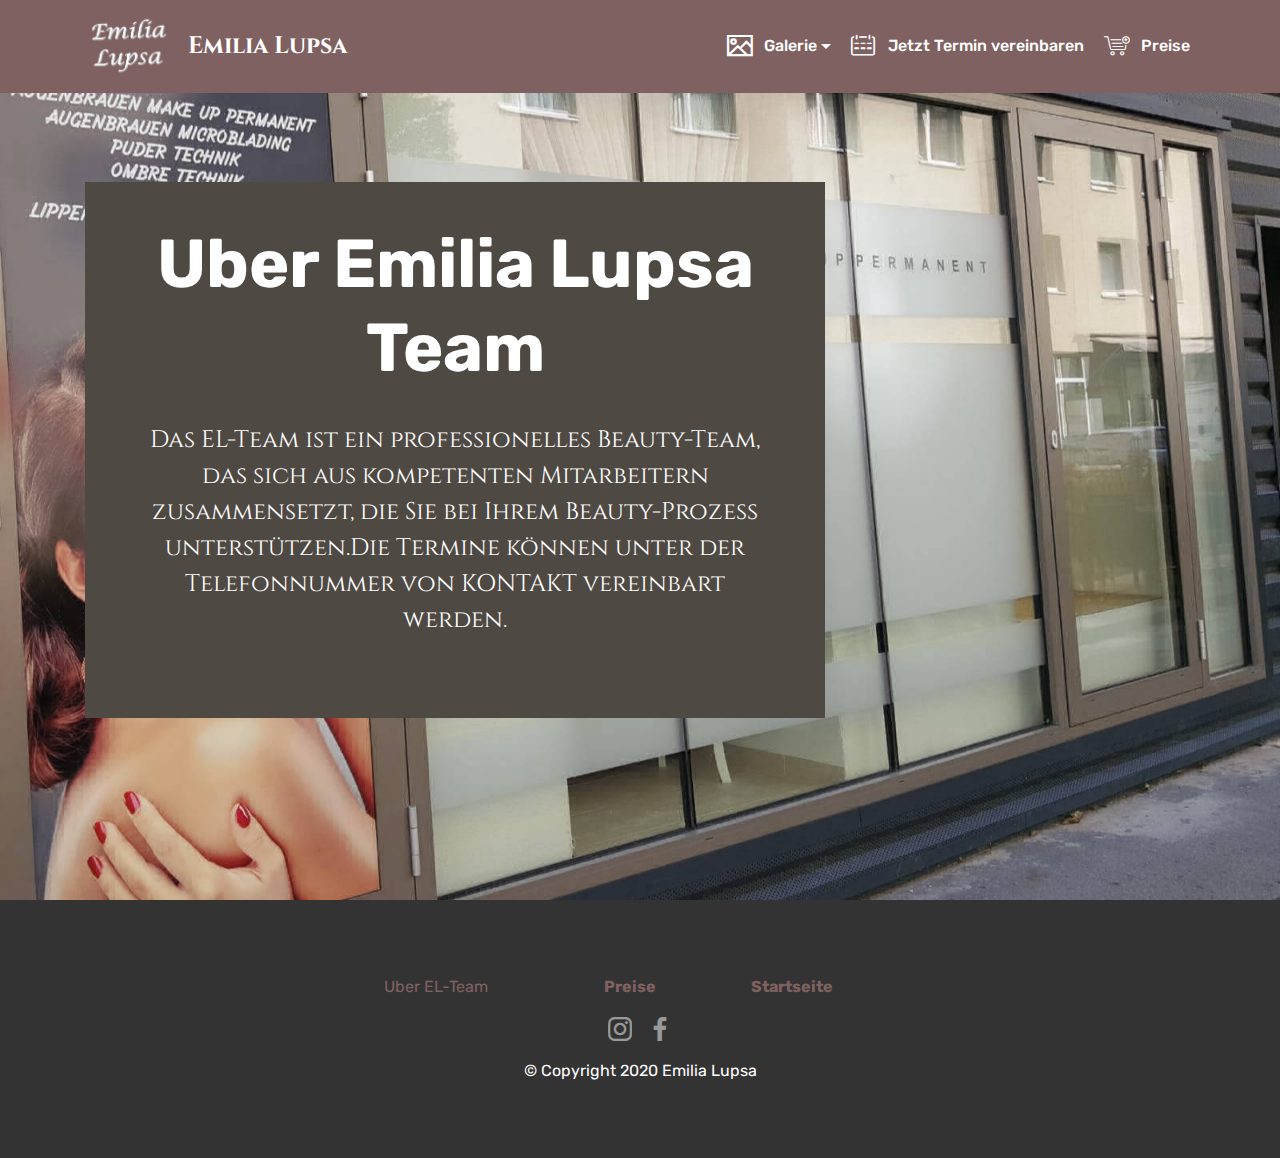
<file: page3.html>
<!DOCTYPE html>
<html  >
<head>
  <!-- Site made with Mobirise Website Builder v4.10.15, https://mobirise.com -->
  <meta charset="UTF-8">
  <meta http-equiv="X-UA-Compatible" content="IE=edge">
  <meta name="generator" content="Mobirise v4.10.15, mobirise.com">
  <meta name="viewport" content="width=device-width, initial-scale=1, minimum-scale=1">
  <link rel="shortcut icon" href="assets/images/logo-4-242x196.png" type="image/x-icon">
  <meta name="description" content="Website Generator Description">
  
  <title>Uber EL Team</title>
  <link rel="stylesheet" href="assets/web/assets/mobirise-icons2/mobirise2.css">
  <link rel="stylesheet" href="assets/web/assets/mobirise-icons/mobirise-icons.css">
  <link rel="stylesheet" href="assets/web/assets/mobirise-icons-bold/mobirise-icons-bold.css">
  <link rel="stylesheet" href="assets/bootstrap/css/bootstrap.min.css">
  <link rel="stylesheet" href="assets/bootstrap/css/bootstrap-grid.min.css">
  <link rel="stylesheet" href="assets/bootstrap/css/bootstrap-reboot.min.css">
  <link rel="stylesheet" href="assets/tether/tether.min.css">
  <link rel="stylesheet" href="assets/socicon/css/styles.css">
  <link rel="stylesheet" href="assets/dropdown/css/style.css">
  <link rel="stylesheet" href="assets/theme/css/style.css">
  <link rel="preload" as="style" href="assets/mobirise/css/mbr-additional.css"><link rel="stylesheet" href="assets/mobirise/css/mbr-additional.css" type="text/css">
  
  
  
</head>
<body>
  <section class="menu cid-rN6glSsHBm" once="menu" id="menu1-k">

    

    <nav class="navbar navbar-expand beta-menu navbar-dropdown align-items-center navbar-fixed-top navbar-toggleable-sm">
        <button class="navbar-toggler navbar-toggler-right" type="button" data-toggle="collapse" data-target="#navbarSupportedContent" aria-controls="navbarSupportedContent" aria-expanded="false" aria-label="Toggle navigation">
            <div class="hamburger">
                <span></span>
                <span></span>
                <span></span>
                <span></span>
            </div>
        </button>
        <div class="menu-logo">
            <div class="navbar-brand">
                <span class="navbar-logo">
                    <a href="index.html">
                         <img src="assets/images/logo-4-242x196.png" alt="Mobirise" title="" style="height: 4.8rem;">
                    </a>
                </span>
                <span class="navbar-caption-wrap"><a class="navbar-caption text-white display-5" href="index.html">
                        Emilia Lupsa</a></span>
            </div>
        </div>
        <div class="collapse navbar-collapse" id="navbarSupportedContent">
            <ul class="navbar-nav nav-dropdown nav-right" data-app-modern-menu="true"><li class="nav-item">
                    <a class="nav-link link text-white display-4" href="https://mobirise.co">
                        </a>
                </li><li class="nav-item"><a class="nav-link link text-white display-4" href="https://mobirise.co">
                        </a></li><li class="nav-item dropdown open"><a class="nav-link link text-white dropdown-toggle display-4" href="page2.html" data-toggle="dropdown-submenu" aria-expanded="true"><span class="mobi-mbri mobi-mbri-photos mbr-iconfont mbr-iconfont-btn"></span>
                        
                        Galerie</a><div class="dropdown-menu"><a class="text-white dropdown-item display-4" href="page5.html">Make-Up</a><a class="text-white dropdown-item display-4" href="page6.html" aria-expanded="false">Microblading</a><a class="text-white dropdown-item display-4" href="page7.html" aria-expanded="false">Make-Up Permanent</a><a class="text-white dropdown-item display-4" href="page8.html" aria-expanded="false">Lippen</a><a class="text-white dropdown-item display-4" href="page9.html" aria-expanded="false">Wimpernlifting Technik</a></div></li>
                <li class="nav-item">
                    <a class="nav-link link text-white display-4" href="page1.html"><span class="mbrib-calendar mbr-iconfont mbr-iconfont-btn"></span>
                        
                        Jetzt Termin vereinbaren</a>
                </li><li class="nav-item"><a class="nav-link link text-white display-4" href="index.html#pricing-tables1-s"><span class="mbri-cart-add mbr-iconfont mbr-iconfont-btn"></span>
                        
                        Preise</a></li></ul>
            
        </div>
    </nav>
</section>

<section class="engine"><a href="https://mobirise.info/c">web builder</a></section><section class="header10 cid-rOoZ0EZzXa mbr-fullscreen mbr-parallax-background" id="header10-l">

    

    

    <div class="container">
        <div class="media-container-column mbr-white p-5 align-left col-lg-8 col-md-10">
            <h1 class="mbr-section-title mbr-bold pb-3 mbr-fonts-style display-1"><p>
                Uber Emilia Lupsa</p><p>Team</p></h1>
            
            <p class="mbr-text pb-3 mbr-fonts-style display-5">
               Das EL-Team ist ein professionelles Beauty-Team, das sich aus kompetenten Mitarbeitern zusammensetzt, die Sie bei Ihrem Beauty-Prozess unterstützen.Die Termine können unter der Telefonnummer von KONTAKT vereinbart werden.</p>
            
        </div>
    </div>

    
</section>

<section once="footers" class="cid-rOoZ3Sjawo" id="footer7-m">

    

    

    <div class="container">
        <div class="media-container-row align-center mbr-white">
            <div class="row row-links">
                <ul class="foot-menu">
                    
                    
                    
                    
                    
                <li class="foot-menu-item mbr-fonts-style display-7"><strong><a href="page3.html">Uber EL-Team &nbsp; &nbsp; &nbsp; &nbsp; &nbsp; &nbsp; &nbsp; &nbsp; &nbsp; &nbsp;&nbsp;</a></strong></li><li class="foot-menu-item mbr-fonts-style display-7"><a href="index.html#pricing-tables1-9"><strong>Preise &nbsp; &nbsp; &nbsp; &nbsp; &nbsp; &nbsp; &nbsp; &nbsp; &nbsp; &nbsp;&nbsp;</strong></a></li><li class="foot-menu-item mbr-fonts-style display-7"><a href="index.html#header14-8"><strong>Startseite &nbsp; &nbsp; &nbsp; &nbsp; &nbsp; &nbsp; &nbsp; &nbsp; &nbsp; &nbsp;&nbsp;</strong></a></li></ul>
            </div>
            <div class="row social-row">
                <div class="social-list align-right pb-2">
                    
                    
                    
                    
                    
                    
                <div class="soc-item">
                        <a href="https://www.instagram.com/lupsaemilia/?hl=ro" target="_blank">
                            <span class="mbr-iconfont mbr-iconfont-social socicon-instagram socicon"></span>
                        </a>
                    </div><div class="soc-item">
                        <a href="https://www.facebook.com/veresezan.emilia" target="_blank">
                            <span class="mbr-iconfont mbr-iconfont-social socicon-facebook socicon"></span>
                        </a>
                    </div></div>
            </div>
            <div class="row row-copirayt">
                <p class="mbr-text mb-0 mbr-fonts-style mbr-white align-center display-7">
                    © Copyright 2020 Emilia Lupsa</p>
            </div>
        </div>
    </div>
</section>


  <script src="assets/web/assets/jquery/jquery.min.js"></script>
  <script src="assets/popper/popper.min.js"></script>
  <script src="assets/bootstrap/js/bootstrap.min.js"></script>
  <script src="assets/tether/tether.min.js"></script>
  <script src="assets/touchswipe/jquery.touch-swipe.min.js"></script>
  <script src="assets/parallax/jarallax.min.js"></script>
  <script src="assets/smoothscroll/smooth-scroll.js"></script>
  <script src="assets/dropdown/js/nav-dropdown.js"></script>
  <script src="assets/dropdown/js/navbar-dropdown.js"></script>
  <script src="assets/theme/js/script.js"></script>
  
  
</body>
</html>
</file>
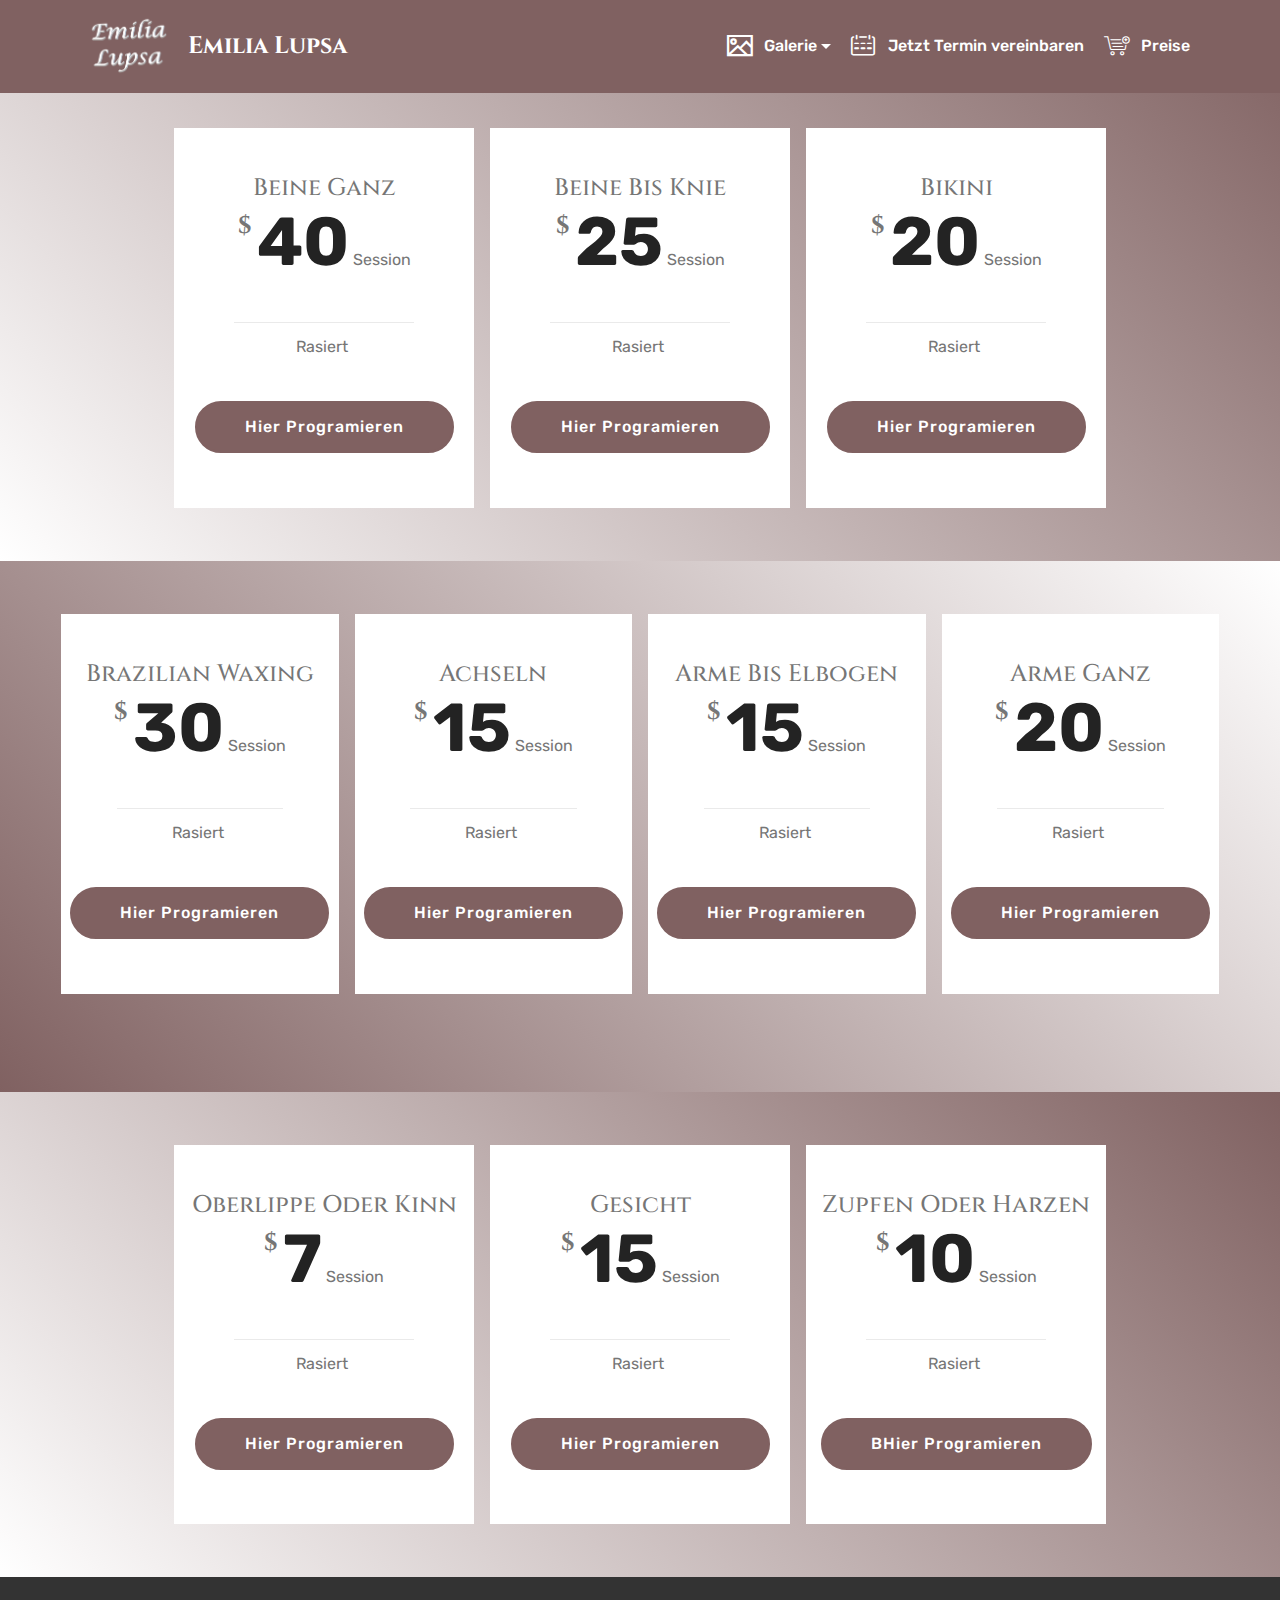
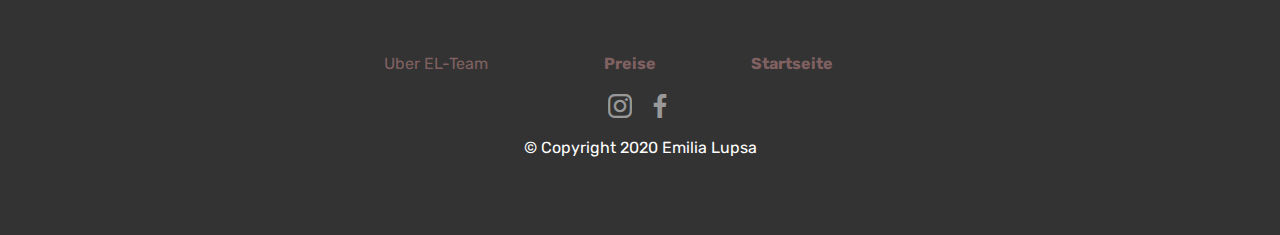
<file: page4.html>
<!DOCTYPE html>
<html  >
<head>
  <!-- Site made with Mobirise Website Builder v4.10.15, https://mobirise.com -->
  <meta charset="UTF-8">
  <meta http-equiv="X-UA-Compatible" content="IE=edge">
  <meta name="generator" content="Mobirise v4.10.15, mobirise.com">
  <meta name="viewport" content="width=device-width, initial-scale=1, minimum-scale=1">
  <link rel="shortcut icon" href="assets/images/logo-4-242x196.png" type="image/x-icon">
  <meta name="description" content="Site Builder Description">
  
  <title>Preise Tabel</title>
  <link rel="stylesheet" href="assets/web/assets/mobirise-icons2/mobirise2.css">
  <link rel="stylesheet" href="assets/web/assets/mobirise-icons/mobirise-icons.css">
  <link rel="stylesheet" href="assets/web/assets/mobirise-icons-bold/mobirise-icons-bold.css">
  <link rel="stylesheet" href="assets/bootstrap/css/bootstrap.min.css">
  <link rel="stylesheet" href="assets/bootstrap/css/bootstrap-grid.min.css">
  <link rel="stylesheet" href="assets/bootstrap/css/bootstrap-reboot.min.css">
  <link rel="stylesheet" href="assets/tether/tether.min.css">
  <link rel="stylesheet" href="assets/socicon/css/styles.css">
  <link rel="stylesheet" href="assets/dropdown/css/style.css">
  <link rel="stylesheet" href="assets/theme/css/style.css">
  <link rel="preload" as="style" href="assets/mobirise/css/mbr-additional.css"><link rel="stylesheet" href="assets/mobirise/css/mbr-additional.css" type="text/css">
  
  
  
</head>
<body>
  <section class="menu cid-rN6glSsHBm" once="menu" id="menu1-n">

    

    <nav class="navbar navbar-expand beta-menu navbar-dropdown align-items-center navbar-fixed-top navbar-toggleable-sm">
        <button class="navbar-toggler navbar-toggler-right" type="button" data-toggle="collapse" data-target="#navbarSupportedContent" aria-controls="navbarSupportedContent" aria-expanded="false" aria-label="Toggle navigation">
            <div class="hamburger">
                <span></span>
                <span></span>
                <span></span>
                <span></span>
            </div>
        </button>
        <div class="menu-logo">
            <div class="navbar-brand">
                <span class="navbar-logo">
                    <a href="index.html">
                         <img src="assets/images/logo-4-242x196.png" alt="Mobirise" title="" style="height: 4.8rem;">
                    </a>
                </span>
                <span class="navbar-caption-wrap"><a class="navbar-caption text-white display-5" href="index.html">
                        Emilia Lupsa</a></span>
            </div>
        </div>
        <div class="collapse navbar-collapse" id="navbarSupportedContent">
            <ul class="navbar-nav nav-dropdown nav-right" data-app-modern-menu="true"><li class="nav-item">
                    <a class="nav-link link text-white display-4" href="https://mobirise.co">
                        </a>
                </li><li class="nav-item"><a class="nav-link link text-white display-4" href="https://mobirise.co">
                        </a></li><li class="nav-item dropdown open"><a class="nav-link link text-white dropdown-toggle display-4" href="page2.html" data-toggle="dropdown-submenu" aria-expanded="true"><span class="mobi-mbri mobi-mbri-photos mbr-iconfont mbr-iconfont-btn"></span>
                        
                        Galerie</a><div class="dropdown-menu"><a class="text-white dropdown-item display-4" href="page5.html">Make-Up</a><a class="text-white dropdown-item display-4" href="page6.html" aria-expanded="false">Microblading</a><a class="text-white dropdown-item display-4" href="page7.html" aria-expanded="false">Make-Up Permanent</a><a class="text-white dropdown-item display-4" href="page8.html" aria-expanded="false">Lippen</a><a class="text-white dropdown-item display-4" href="page9.html" aria-expanded="false">Wimpernlifting Technik</a></div></li>
                <li class="nav-item">
                    <a class="nav-link link text-white display-4" href="page1.html"><span class="mbrib-calendar mbr-iconfont mbr-iconfont-btn"></span>
                        
                        Jetzt Termin vereinbaren</a>
                </li><li class="nav-item"><a class="nav-link link text-white display-4" href="index.html#pricing-tables1-s"><span class="mbri-cart-add mbr-iconfont mbr-iconfont-btn"></span>
                        
                        Preise</a></li></ul>
            
        </div>
    </nav>
</section>

<section class="engine"><a href="https://mobirise.info/x">css templates</a></section><section class="pricing-table1 cid-rOpa6xMDU9" id="pricing-tables1-p">

    

    
    <div class="container">
        <div class="media-container-row">

            <div class="plan col-12 mx-2 my-2 justify-content-center col-lg-4">
                <div class="plan-header text-center pt-5">
                    <h3 class="plan-title mbr-fonts-style display-5">Beine Ganz</h3>
                    <div class="plan-price">
                        <span class="price-value mbr-fonts-style display-5">
                            $
                        </span>
                        <span class="price-figure mbr-fonts-style display-1">
                              40</span>
                        <small class="price-term mbr-fonts-style display-7">
                            Session
                        </small>
                    </div>
                </div>
                <div class="plan-body pb-5">
                    <div class="plan-list align-center">
                        <ul class="list-group list-group-flush mbr-fonts-style display-7">
                            <li class="list-group-item"><br></li><li class="list-group-item">Rasiert&nbsp;</li>
                        </ul>
                    </div>
                    <div class="mbr-section-btn text-center pt-4"><a href="page1.html" class="btn btn-primary display-4">Hier Programieren</a></div>
                </div>
            </div>

            <div class="plan col-12 mx-2 my-2 justify-content-center col-lg-4">
                <div class="plan-header text-center pt-5">
                    <h3 class="plan-title mbr-fonts-style display-5">
                        Beine Bis Knie</h3>
                    <div class="plan-price">
                        <span class="price-value mbr-fonts-style display-5">
                            $
                        </span>
                        <span class="price-figure mbr-fonts-style display-1">25</span>
                        <small class="price-term mbr-fonts-style display-7">
                            Session
                        </small>
                    </div>
                </div>
                <div class="plan-body pb-5">
                    <div class="plan-list align-center">
                        <ul class="list-group list-group-flush mbr-fonts-style display-7">
                            <li class="list-group-item"><br></li>
                            <li class="list-group-item">Rasiert&nbsp;</li>
                        </ul>
                    </div>
                    <div class="mbr-section-btn text-center pt-4"><a href="page1.html" class="btn btn-primary display-4">Hier Programieren</a></div>
                </div>
            </div>

            <div class="plan col-12 mx-2 my-2 justify-content-center col-lg-4">
                <div class="plan-header text-center pt-5">
                    <h3 class="plan-title mbr-fonts-style display-5">
                        Bikini</h3>
                    <div class="plan-price">
                        <span class="price-value mbr-fonts-style display-5">
                            $
                        </span>
                        <span class="price-figure mbr-fonts-style display-1">20</span>
                        <small class="price-term mbr-fonts-style display-7">
                            Session
                        </small>
                    </div>
                </div>
                <div class="plan-body pb-5">
                    <div class="plan-list align-center">
                        <ul class="list-group list-group-flush mbr-fonts-style display-7">
                            <li class="list-group-item"><br></li>
                            <li class="list-group-item">Rasiert&nbsp;</li>
                        </ul>
                    </div>
                    <div class="mbr-section-btn text-center pt-4"><a href="page1.html" class="btn btn-primary display-4">Hier Programieren</a></div>
                </div>
            </div>

            
        </div>
    </div>
</section>

<section class="pricing-table1 cid-rOpa7j8HPP" id="pricing-tables1-q">

    

    
    <div class="container">
        <div class="media-container-row">

            <div class="plan col-12 mx-2 my-2 justify-content-center col-lg-3">
                <div class="plan-header text-center pt-5">
                    <h3 class="plan-title mbr-fonts-style display-5">
                        Brazilian Waxing</h3>
                    <div class="plan-price">
                        <span class="price-value mbr-fonts-style display-5">
                            $
                        </span>
                        <span class="price-figure mbr-fonts-style display-1">30</span>
                        <small class="price-term mbr-fonts-style display-7">
                            Session
                        </small>
                    </div>
                </div>
                <div class="plan-body pb-5">
                    <div class="plan-list align-center">
                        <ul class="list-group list-group-flush mbr-fonts-style display-7">
                            <li class="list-group-item"><br></li>
                            <li class="list-group-item">Rasiert&nbsp;</li>
                        </ul>
                    </div>
                    <div class="mbr-section-btn text-center pt-4"><a href="page1.html" class="btn btn-primary display-4">Hier Programieren</a></div>
                </div>
            </div>

            <div class="plan col-12 mx-2 my-2 justify-content-center col-lg-3">
                <div class="plan-header text-center pt-5">
                    <h3 class="plan-title mbr-fonts-style display-5">
                        Achseln</h3>
                    <div class="plan-price">
                        <span class="price-value mbr-fonts-style display-5">
                            $
                        </span>
                        <span class="price-figure mbr-fonts-style display-1">15</span>
                        <small class="price-term mbr-fonts-style display-7">
                            Session
                        </small>
                    </div>
                </div>
                <div class="plan-body pb-5">
                    <div class="plan-list align-center">
                        <ul class="list-group list-group-flush mbr-fonts-style display-7">
                            <li class="list-group-item"><br></li>
                            <li class="list-group-item">Rasiert&nbsp;</li>
                        </ul>
                    </div>
                    <div class="mbr-section-btn text-center pt-4"><a href="page1.html" class="btn btn-primary display-4">Hier Programieren</a></div>
                </div>
            </div>

            <div class="plan col-12 mx-2 my-2 justify-content-center col-lg-3">
                <div class="plan-header text-center pt-5">
                    <h3 class="plan-title mbr-fonts-style display-5">
                        Arme Bis Elbogen</h3>
                    <div class="plan-price">
                        <span class="price-value mbr-fonts-style display-5">
                            $
                        </span>
                        <span class="price-figure mbr-fonts-style display-1">15</span>
                        <small class="price-term mbr-fonts-style display-7">
                            Session
                        </small>
                    </div>
                </div>
                <div class="plan-body pb-5">
                    <div class="plan-list align-center">
                        <ul class="list-group list-group-flush mbr-fonts-style display-7">
                            <li class="list-group-item"><br></li>
                            <li class="list-group-item">Rasiert&nbsp;</li>
                        </ul>
                    </div>
                    <div class="mbr-section-btn text-center pt-4"><a href="page1.html" class="btn btn-primary display-4">Hier Programieren</a></div>
                </div>
            </div>

            <div class="plan col-12 mx-2 my-2 justify-content-center col-lg-3">
                <div class="plan-header text-center pt-5">
                    <h3 class="plan-title mbr-fonts-style display-5">
                        Arme Ganz</h3>
                    <div class="plan-price">
                        <span class="price-value mbr-fonts-style display-5">
                            $
                        </span>
                        <span class="price-figure mbr-fonts-style display-1">
                            20</span>
                        <small class="price-term mbr-fonts-style display-7">
                            Session
                        </small>
                    </div>
                </div>
                <div class="plan-body pb-5">
                    <div class="plan-list align-center">
                        <ul class="list-group list-group-flush mbr-fonts-style display-7">
                            <li class="list-group-item"><br></li>
                            <li class="list-group-item">Rasiert&nbsp;</li>
                        </ul>
                    </div>
                    <div class="mbr-section-btn text-center pt-4"><a href="page1.html" class="btn btn-primary display-4">Hier Programieren</a></div>
                </div>
            </div>
        </div>
    </div>
</section>

<section class="pricing-table1 cid-rOpa7x9z37" id="pricing-tables1-r">

    

    
    <div class="container">
        <div class="media-container-row">

            <div class="plan col-12 mx-2 my-2 justify-content-center col-lg-4">
                <div class="plan-header text-center pt-5">
                    <h3 class="plan-title mbr-fonts-style display-5">Oberlippe Oder Kinn</h3>
                    <div class="plan-price">
                        <span class="price-value mbr-fonts-style display-5">
                            $
                        </span>
                        <span class="price-figure mbr-fonts-style display-1">7</span>
                        <small class="price-term mbr-fonts-style display-7">
                            Session
                        </small>
                    </div>
                </div>
                <div class="plan-body pb-5">
                    <div class="plan-list align-center">
                        <ul class="list-group list-group-flush mbr-fonts-style display-7">
                            <li class="list-group-item"><br></li>
                            <li class="list-group-item">Rasiert&nbsp;</li>
                        </ul>
                    </div>
                    <div class="mbr-section-btn text-center pt-4"><a href="page1.html" class="btn btn-primary display-4">Hier Programieren</a></div>
                </div>
            </div>

            <div class="plan col-12 mx-2 my-2 justify-content-center col-lg-4">
                <div class="plan-header text-center pt-5">
                    <h3 class="plan-title mbr-fonts-style display-5">
                        Gesicht</h3>
                    <div class="plan-price">
                        <span class="price-value mbr-fonts-style display-5">
                            $
                        </span>
                        <span class="price-figure mbr-fonts-style display-1">
                            15</span>
                        <small class="price-term mbr-fonts-style display-7">
                            Session
                        </small>
                    </div>
                </div>
                <div class="plan-body pb-5">
                    <div class="plan-list align-center">
                        <ul class="list-group list-group-flush mbr-fonts-style display-7">
                            <li class="list-group-item"><br></li>
                            <li class="list-group-item">Rasiert&nbsp;</li>
                        </ul>
                    </div>
                    <div class="mbr-section-btn text-center pt-4"><a href="page1.html" class="btn btn-primary display-4">Hier Programieren</a></div>
                </div>
            </div>

            <div class="plan col-12 mx-2 my-2 justify-content-center col-lg-4">
                <div class="plan-header text-center pt-5">
                    <h3 class="plan-title mbr-fonts-style display-5">
                        Zupfen Oder Harzen</h3>
                    <div class="plan-price">
                        <span class="price-value mbr-fonts-style display-5">
                            $
                        </span>
                        <span class="price-figure mbr-fonts-style display-1">
                            10</span>
                        <small class="price-term mbr-fonts-style display-7">Session</small>
                    </div>
                </div>
                <div class="plan-body pb-5">
                    <div class="plan-list align-center">
                        <ul class="list-group list-group-flush mbr-fonts-style display-7">
                            <li class="list-group-item"><br></li>
                            <li class="list-group-item">Rasiert&nbsp;</li>
                        </ul>
                    </div>
                    <div class="mbr-section-btn text-center pt-4"><a href="page1.html" class="btn btn-primary display-4">BHier Programieren</a></div>
                </div>
            </div>

            
        </div>
    </div>
</section>

<section once="footers" class="cid-rOp9WfchxN" id="footer7-o">

    

    

    <div class="container">
        <div class="media-container-row align-center mbr-white">
            <div class="row row-links">
                <ul class="foot-menu">
                    
                    
                    
                    
                    
                <li class="foot-menu-item mbr-fonts-style display-7"><strong><a href="page3.html">Uber EL-Team &nbsp; &nbsp; &nbsp; &nbsp; &nbsp; &nbsp; &nbsp; &nbsp; &nbsp; &nbsp;&nbsp;</a></strong></li><li class="foot-menu-item mbr-fonts-style display-7"><a href="index.html#pricing-tables1-9"><strong>Preise &nbsp; &nbsp; &nbsp; &nbsp; &nbsp; &nbsp; &nbsp; &nbsp; &nbsp; &nbsp;&nbsp;</strong></a></li><li class="foot-menu-item mbr-fonts-style display-7"><a href="index.html#header14-8"><strong>Startseite &nbsp; &nbsp; &nbsp; &nbsp; &nbsp; &nbsp; &nbsp; &nbsp; &nbsp; &nbsp;&nbsp;</strong></a></li></ul>
            </div>
            <div class="row social-row">
                <div class="social-list align-right pb-2">
                    
                    
                    
                    
                    
                    
                <div class="soc-item">
                        <a href="https://www.instagram.com/lupsaemilia/?hl=ro" target="_blank">
                            <span class="mbr-iconfont mbr-iconfont-social socicon-instagram socicon"></span>
                        </a>
                    </div><div class="soc-item">
                        <a href="https://www.facebook.com/veresezan.emilia" target="_blank">
                            <span class="mbr-iconfont mbr-iconfont-social socicon-facebook socicon"></span>
                        </a>
                    </div></div>
            </div>
            <div class="row row-copirayt">
                <p class="mbr-text mb-0 mbr-fonts-style mbr-white align-center display-7">
                    © Copyright 2020 Emilia Lupsa</p>
            </div>
        </div>
    </div>
</section>


  <script src="assets/web/assets/jquery/jquery.min.js"></script>
  <script src="assets/popper/popper.min.js"></script>
  <script src="assets/bootstrap/js/bootstrap.min.js"></script>
  <script src="assets/tether/tether.min.js"></script>
  <script src="assets/touchswipe/jquery.touch-swipe.min.js"></script>
  <script src="assets/smoothscroll/smooth-scroll.js"></script>
  <script src="assets/dropdown/js/nav-dropdown.js"></script>
  <script src="assets/dropdown/js/navbar-dropdown.js"></script>
  <script src="assets/theme/js/script.js"></script>
  
  
</body>
</html>
</file>
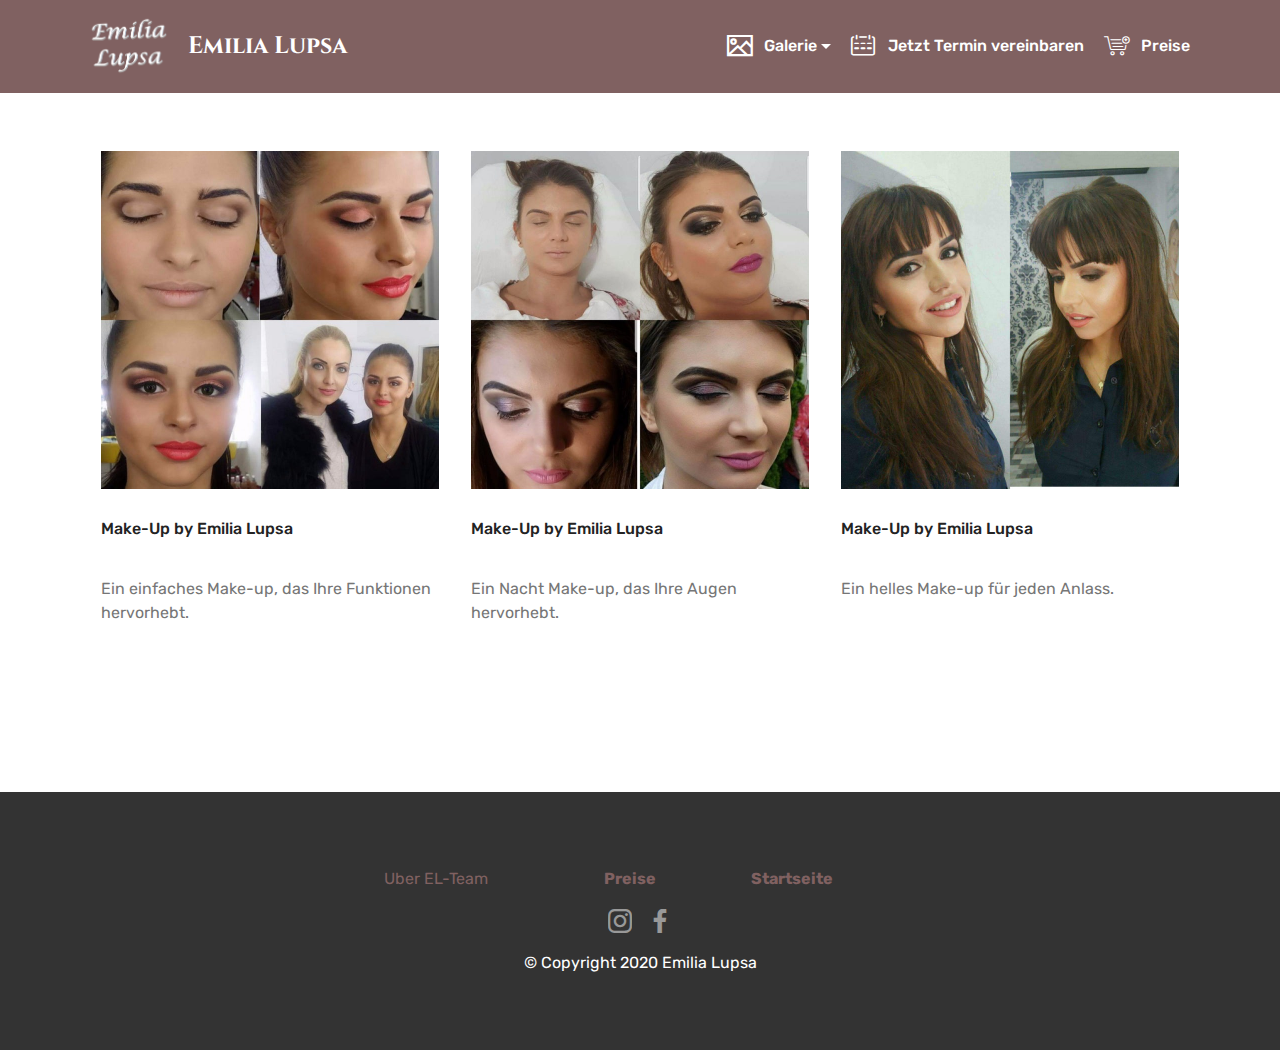
<file: page5.html>
<!DOCTYPE html>
<html  >
<head>
  <!-- Site made with Mobirise Website Builder v4.10.15, https://mobirise.com -->
  <meta charset="UTF-8">
  <meta http-equiv="X-UA-Compatible" content="IE=edge">
  <meta name="generator" content="Mobirise v4.10.15, mobirise.com">
  <meta name="viewport" content="width=device-width, initial-scale=1, minimum-scale=1">
  <link rel="shortcut icon" href="assets/images/logo-4-242x196.png" type="image/x-icon">
  <meta name="description" content="Web Builder Description">
  
  <title>Galerie MakeUP</title>
  <link rel="stylesheet" href="assets/web/assets/mobirise-icons2/mobirise2.css">
  <link rel="stylesheet" href="assets/web/assets/mobirise-icons/mobirise-icons.css">
  <link rel="stylesheet" href="assets/web/assets/mobirise-icons-bold/mobirise-icons-bold.css">
  <link rel="stylesheet" href="assets/bootstrap/css/bootstrap.min.css">
  <link rel="stylesheet" href="assets/bootstrap/css/bootstrap-grid.min.css">
  <link rel="stylesheet" href="assets/bootstrap/css/bootstrap-reboot.min.css">
  <link rel="stylesheet" href="assets/tether/tether.min.css">
  <link rel="stylesheet" href="assets/socicon/css/styles.css">
  <link rel="stylesheet" href="assets/dropdown/css/style.css">
  <link rel="stylesheet" href="assets/theme/css/style.css">
  <link rel="preload" as="style" href="assets/mobirise/css/mbr-additional.css"><link rel="stylesheet" href="assets/mobirise/css/mbr-additional.css" type="text/css">
  
  
  
</head>
<body>
  <section class="menu cid-rN6glSsHBm" once="menu" id="menu1-t">

    

    <nav class="navbar navbar-expand beta-menu navbar-dropdown align-items-center navbar-fixed-top navbar-toggleable-sm">
        <button class="navbar-toggler navbar-toggler-right" type="button" data-toggle="collapse" data-target="#navbarSupportedContent" aria-controls="navbarSupportedContent" aria-expanded="false" aria-label="Toggle navigation">
            <div class="hamburger">
                <span></span>
                <span></span>
                <span></span>
                <span></span>
            </div>
        </button>
        <div class="menu-logo">
            <div class="navbar-brand">
                <span class="navbar-logo">
                    <a href="index.html">
                         <img src="assets/images/logo-4-242x196.png" alt="Mobirise" title="" style="height: 4.8rem;">
                    </a>
                </span>
                <span class="navbar-caption-wrap"><a class="navbar-caption text-white display-5" href="index.html">
                        Emilia Lupsa</a></span>
            </div>
        </div>
        <div class="collapse navbar-collapse" id="navbarSupportedContent">
            <ul class="navbar-nav nav-dropdown nav-right" data-app-modern-menu="true"><li class="nav-item">
                    <a class="nav-link link text-white display-4" href="https://mobirise.co">
                        </a>
                </li><li class="nav-item"><a class="nav-link link text-white display-4" href="https://mobirise.co">
                        </a></li><li class="nav-item dropdown open"><a class="nav-link link text-white dropdown-toggle display-4" href="page2.html" data-toggle="dropdown-submenu" aria-expanded="true"><span class="mobi-mbri mobi-mbri-photos mbr-iconfont mbr-iconfont-btn"></span>
                        
                        Galerie</a><div class="dropdown-menu"><a class="text-white dropdown-item display-4" href="page5.html">Make-Up</a><a class="text-white dropdown-item display-4" href="page6.html" aria-expanded="false">Microblading</a><a class="text-white dropdown-item display-4" href="page7.html" aria-expanded="false">Make-Up Permanent</a><a class="text-white dropdown-item display-4" href="page8.html" aria-expanded="false">Lippen</a><a class="text-white dropdown-item display-4" href="page9.html" aria-expanded="false">Wimpernlifting Technik</a></div></li>
                <li class="nav-item">
                    <a class="nav-link link text-white display-4" href="page1.html"><span class="mbrib-calendar mbr-iconfont mbr-iconfont-btn"></span>
                        
                        Jetzt Termin vereinbaren</a>
                </li><li class="nav-item"><a class="nav-link link text-white display-4" href="index.html#pricing-tables1-s"><span class="mbri-cart-add mbr-iconfont mbr-iconfont-btn"></span>
                        
                        Preise</a></li></ul>
            
        </div>
    </nav>
</section>

<section class="engine"><a href="https://mobirise.info/u">bootstrap website templates</a></section><section class="features2 cid-rOHvuiOIzV" id="features2-10">

    

    
    
    <div class="container">
        <div class="media-container-row">
            <div class="card p-3 col-12 col-md-6 col-lg-4">
                <div class="card-wrapper">
                    <div class="card-img">
                        <img src="assets/images/633dbadf-d269-4449-a417-86f32847cde2-676x676.jpeg" alt="Mobirise" title="">
                    </div>
                    <div class="card-box">
                        <h4 class="card-title pb-3 mbr-fonts-style display-7">
                            Make-Up by Emilia Lupsa</h4>
                        <p class="mbr-text mbr-fonts-style display-7"><br>Ein einfaches Make-up, das Ihre Funktionen hervorhebt.</p>
                    </div>
                </div>
            </div>

            <div class="card p-3 col-12 col-md-6 col-lg-4">
                <div class="card-wrapper">
                    <div class="card-img">
                        <img src="assets/images/3e985237-59c5-4dc3-9e86-a8ae9a5055ca-676x676.jpeg" alt="Mobirise" title="">
                    </div>
                    <div class="card-box ">
                        <h4 class="card-title pb-3 mbr-fonts-style display-7">Make-Up by Emilia Lupsa</h4>
                        <p class="mbr-text mbr-fonts-style display-7"><br>Ein Nacht Make-up, das Ihre Augen hervorhebt.</p>
                    </div>
                </div>
            </div>

            <div class="card p-3 col-12 col-md-6 col-lg-4">
                <div class="card-wrapper">
                    <div class="card-img">
                        <img src="assets/images/533598f2-95d6-4d73-b728-96b7bdabda6a-676x676.jpg" alt="Mobirise" title="">
                    </div>
                    <div class="card-box">
                        <h4 class="card-title pb-3 mbr-fonts-style display-7">Make-Up by Emilia Lupsa</h4>
                        <p class="mbr-text mbr-fonts-style display-7"><br>Ein helles Make-up für jeden Anlass.</p>
                    </div>
                </div>
            </div>

            
        </div>
    </div>
</section>

<section once="footers" class="cid-rOHueFBVVQ" id="footer7-v">

    

    

    <div class="container">
        <div class="media-container-row align-center mbr-white">
            <div class="row row-links">
                <ul class="foot-menu">
                    
                    
                    
                    
                    
                <li class="foot-menu-item mbr-fonts-style display-7"><strong><a href="page3.html">Uber EL-Team &nbsp; &nbsp; &nbsp; &nbsp; &nbsp; &nbsp; &nbsp; &nbsp; &nbsp; &nbsp;&nbsp;</a></strong></li><li class="foot-menu-item mbr-fonts-style display-7"><a href="index.html#pricing-tables1-9"><strong>Preise &nbsp; &nbsp; &nbsp; &nbsp; &nbsp; &nbsp; &nbsp; &nbsp; &nbsp; &nbsp;&nbsp;</strong></a></li><li class="foot-menu-item mbr-fonts-style display-7"><a href="index.html#header14-8"><strong>Startseite &nbsp; &nbsp; &nbsp; &nbsp; &nbsp; &nbsp; &nbsp; &nbsp; &nbsp; &nbsp;&nbsp;</strong></a></li></ul>
            </div>
            <div class="row social-row">
                <div class="social-list align-right pb-2">
                    
                    
                    
                    
                    
                    
                <div class="soc-item">
                        <a href="https://www.instagram.com/lupsaemilia/?hl=ro" target="_blank">
                            <span class="mbr-iconfont mbr-iconfont-social socicon-instagram socicon"></span>
                        </a>
                    </div><div class="soc-item">
                        <a href="https://www.facebook.com/veresezan.emilia" target="_blank">
                            <span class="mbr-iconfont mbr-iconfont-social socicon-facebook socicon"></span>
                        </a>
                    </div></div>
            </div>
            <div class="row row-copirayt">
                <p class="mbr-text mb-0 mbr-fonts-style mbr-white align-center display-7">
                    © Copyright 2020 Emilia Lupsa</p>
            </div>
        </div>
    </div>
</section>


  <script src="assets/web/assets/jquery/jquery.min.js"></script>
  <script src="assets/popper/popper.min.js"></script>
  <script src="assets/bootstrap/js/bootstrap.min.js"></script>
  <script src="assets/tether/tether.min.js"></script>
  <script src="assets/touchswipe/jquery.touch-swipe.min.js"></script>
  <script src="assets/smoothscroll/smooth-scroll.js"></script>
  <script src="assets/dropdown/js/nav-dropdown.js"></script>
  <script src="assets/dropdown/js/navbar-dropdown.js"></script>
  <script src="assets/theme/js/script.js"></script>
  
  
</body>
</html>
</file>
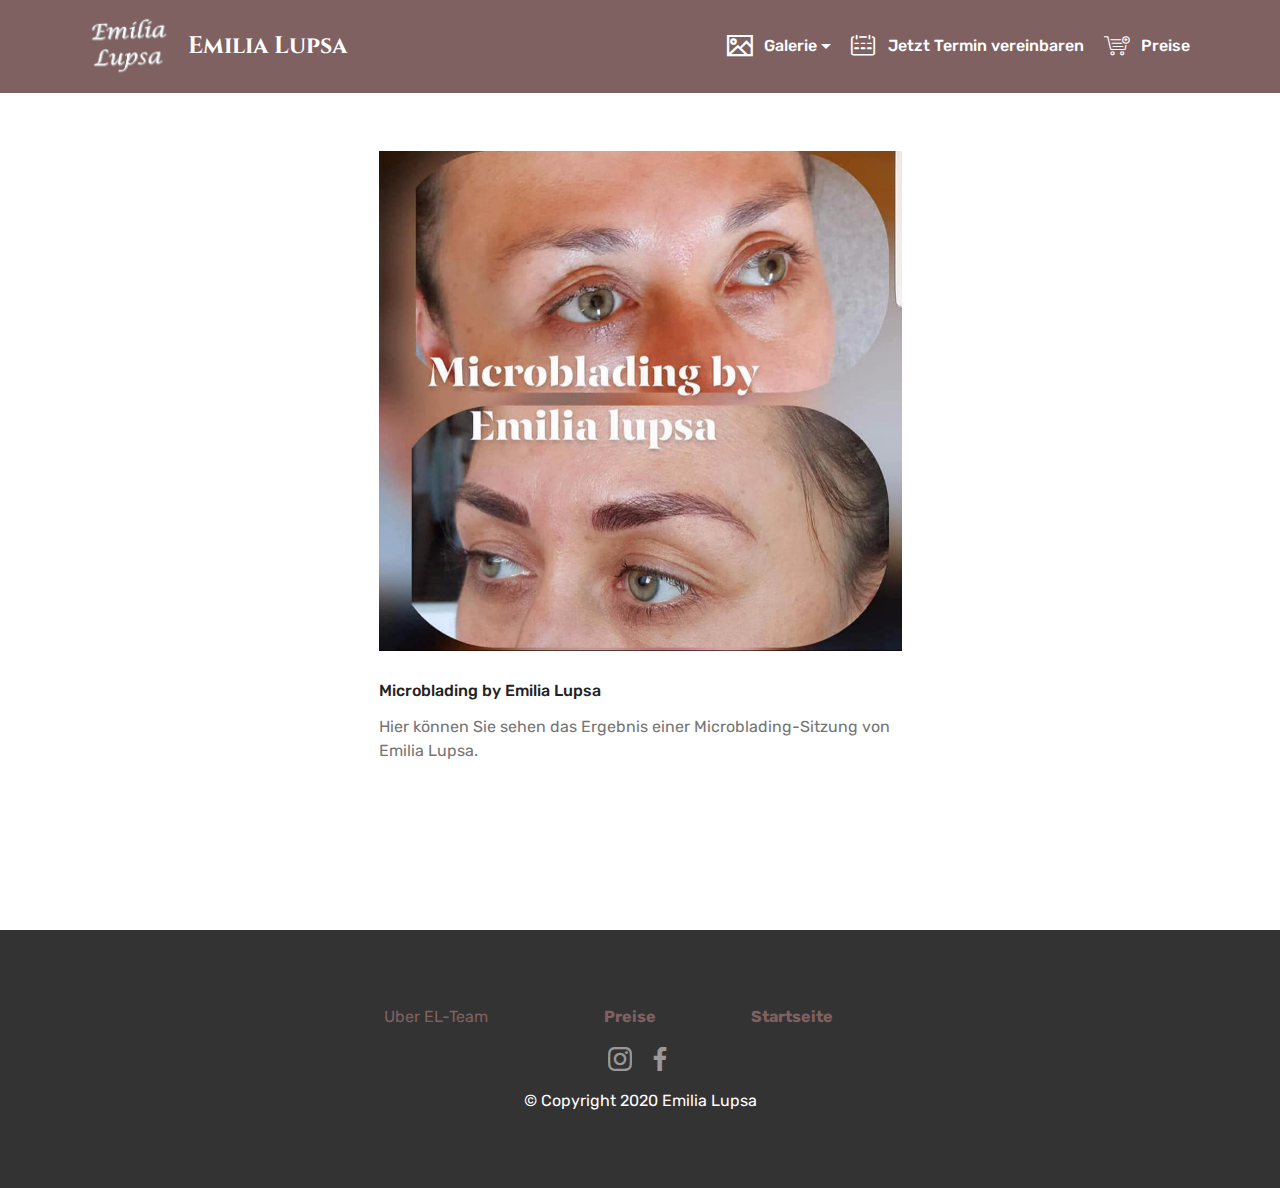
<file: page6.html>
<!DOCTYPE html>
<html  >
<head>
  <!-- Site made with Mobirise Website Builder v4.10.15, https://mobirise.com -->
  <meta charset="UTF-8">
  <meta http-equiv="X-UA-Compatible" content="IE=edge">
  <meta name="generator" content="Mobirise v4.10.15, mobirise.com">
  <meta name="viewport" content="width=device-width, initial-scale=1, minimum-scale=1">
  <link rel="shortcut icon" href="assets/images/logo-4-242x196.png" type="image/x-icon">
  <meta name="description" content="Site Builder Description">
  
  <title>Galerie Microblading</title>
  <link rel="stylesheet" href="assets/web/assets/mobirise-icons2/mobirise2.css">
  <link rel="stylesheet" href="assets/web/assets/mobirise-icons/mobirise-icons.css">
  <link rel="stylesheet" href="assets/web/assets/mobirise-icons-bold/mobirise-icons-bold.css">
  <link rel="stylesheet" href="assets/bootstrap/css/bootstrap.min.css">
  <link rel="stylesheet" href="assets/bootstrap/css/bootstrap-grid.min.css">
  <link rel="stylesheet" href="assets/bootstrap/css/bootstrap-reboot.min.css">
  <link rel="stylesheet" href="assets/tether/tether.min.css">
  <link rel="stylesheet" href="assets/socicon/css/styles.css">
  <link rel="stylesheet" href="assets/dropdown/css/style.css">
  <link rel="stylesheet" href="assets/theme/css/style.css">
  <link rel="preload" as="style" href="assets/mobirise/css/mbr-additional.css"><link rel="stylesheet" href="assets/mobirise/css/mbr-additional.css" type="text/css">
  
  
  
</head>
<body>
  <section class="menu cid-rN6glSsHBm" once="menu" id="menu1-11">

    

    <nav class="navbar navbar-expand beta-menu navbar-dropdown align-items-center navbar-fixed-top navbar-toggleable-sm">
        <button class="navbar-toggler navbar-toggler-right" type="button" data-toggle="collapse" data-target="#navbarSupportedContent" aria-controls="navbarSupportedContent" aria-expanded="false" aria-label="Toggle navigation">
            <div class="hamburger">
                <span></span>
                <span></span>
                <span></span>
                <span></span>
            </div>
        </button>
        <div class="menu-logo">
            <div class="navbar-brand">
                <span class="navbar-logo">
                    <a href="index.html">
                         <img src="assets/images/logo-4-242x196.png" alt="Mobirise" title="" style="height: 4.8rem;">
                    </a>
                </span>
                <span class="navbar-caption-wrap"><a class="navbar-caption text-white display-5" href="index.html">
                        Emilia Lupsa</a></span>
            </div>
        </div>
        <div class="collapse navbar-collapse" id="navbarSupportedContent">
            <ul class="navbar-nav nav-dropdown nav-right" data-app-modern-menu="true"><li class="nav-item">
                    <a class="nav-link link text-white display-4" href="https://mobirise.co">
                        </a>
                </li><li class="nav-item"><a class="nav-link link text-white display-4" href="https://mobirise.co">
                        </a></li><li class="nav-item dropdown open"><a class="nav-link link text-white dropdown-toggle display-4" href="page2.html" data-toggle="dropdown-submenu" aria-expanded="true"><span class="mobi-mbri mobi-mbri-photos mbr-iconfont mbr-iconfont-btn"></span>
                        
                        Galerie</a><div class="dropdown-menu"><a class="text-white dropdown-item display-4" href="page5.html">Make-Up</a><a class="text-white dropdown-item display-4" href="page6.html" aria-expanded="false">Microblading</a><a class="text-white dropdown-item display-4" href="page7.html" aria-expanded="false">Make-Up Permanent</a><a class="text-white dropdown-item display-4" href="page8.html" aria-expanded="false">Lippen</a><a class="text-white dropdown-item display-4" href="page9.html" aria-expanded="false">Wimpernlifting Technik</a></div></li>
                <li class="nav-item">
                    <a class="nav-link link text-white display-4" href="page1.html"><span class="mbrib-calendar mbr-iconfont mbr-iconfont-btn"></span>
                        
                        Jetzt Termin vereinbaren</a>
                </li><li class="nav-item"><a class="nav-link link text-white display-4" href="index.html#pricing-tables1-s"><span class="mbri-cart-add mbr-iconfont mbr-iconfont-btn"></span>
                        
                        Preise</a></li></ul>
            
        </div>
    </nav>
</section>

<section class="engine"><a href="https://mobirise.info/z">best free website templates</a></section><section class="features2 cid-rOHw0nR0SH" id="features2-16">

    

    
    
    <div class="container">
        <div class="media-container-row">
            <div class="card p-3 col-12 col-md-6">
                <div class="card-wrapper">
                    <div class="card-img">
                        <img src="assets/images/1-6-960x917.jpeg" alt="Mobirise" title="">
                    </div>
                    <div class="card-box">
                        <h4 class="card-title pb-3 mbr-fonts-style display-7">Microblading by Emilia Lupsa</h4>
                        <p class="mbr-text mbr-fonts-style display-7">Hier können Sie sehen
das Ergebnis einer Microblading-Sitzung von Emilia Lupsa.</p>
                    </div>
                </div>
            </div>

            

            

            
        </div>
    </div>
</section>

<section once="footers" class="cid-rOHueFBVVQ" id="footer7-12">

    

    

    <div class="container">
        <div class="media-container-row align-center mbr-white">
            <div class="row row-links">
                <ul class="foot-menu">
                    
                    
                    
                    
                    
                <li class="foot-menu-item mbr-fonts-style display-7"><strong><a href="page3.html">Uber EL-Team &nbsp; &nbsp; &nbsp; &nbsp; &nbsp; &nbsp; &nbsp; &nbsp; &nbsp; &nbsp;&nbsp;</a></strong></li><li class="foot-menu-item mbr-fonts-style display-7"><a href="index.html#pricing-tables1-9"><strong>Preise &nbsp; &nbsp; &nbsp; &nbsp; &nbsp; &nbsp; &nbsp; &nbsp; &nbsp; &nbsp;&nbsp;</strong></a></li><li class="foot-menu-item mbr-fonts-style display-7"><a href="index.html#header14-8"><strong>Startseite &nbsp; &nbsp; &nbsp; &nbsp; &nbsp; &nbsp; &nbsp; &nbsp; &nbsp; &nbsp;&nbsp;</strong></a></li></ul>
            </div>
            <div class="row social-row">
                <div class="social-list align-right pb-2">
                    
                    
                    
                    
                    
                    
                <div class="soc-item">
                        <a href="https://www.instagram.com/lupsaemilia/?hl=ro" target="_blank">
                            <span class="mbr-iconfont mbr-iconfont-social socicon-instagram socicon"></span>
                        </a>
                    </div><div class="soc-item">
                        <a href="https://www.facebook.com/veresezan.emilia" target="_blank">
                            <span class="mbr-iconfont mbr-iconfont-social socicon-facebook socicon"></span>
                        </a>
                    </div></div>
            </div>
            <div class="row row-copirayt">
                <p class="mbr-text mb-0 mbr-fonts-style mbr-white align-center display-7">
                    © Copyright 2020 Emilia Lupsa</p>
            </div>
        </div>
    </div>
</section>


  <script src="assets/web/assets/jquery/jquery.min.js"></script>
  <script src="assets/popper/popper.min.js"></script>
  <script src="assets/bootstrap/js/bootstrap.min.js"></script>
  <script src="assets/tether/tether.min.js"></script>
  <script src="assets/touchswipe/jquery.touch-swipe.min.js"></script>
  <script src="assets/smoothscroll/smooth-scroll.js"></script>
  <script src="assets/dropdown/js/nav-dropdown.js"></script>
  <script src="assets/dropdown/js/navbar-dropdown.js"></script>
  <script src="assets/theme/js/script.js"></script>
  
  
</body>
</html>
</file>
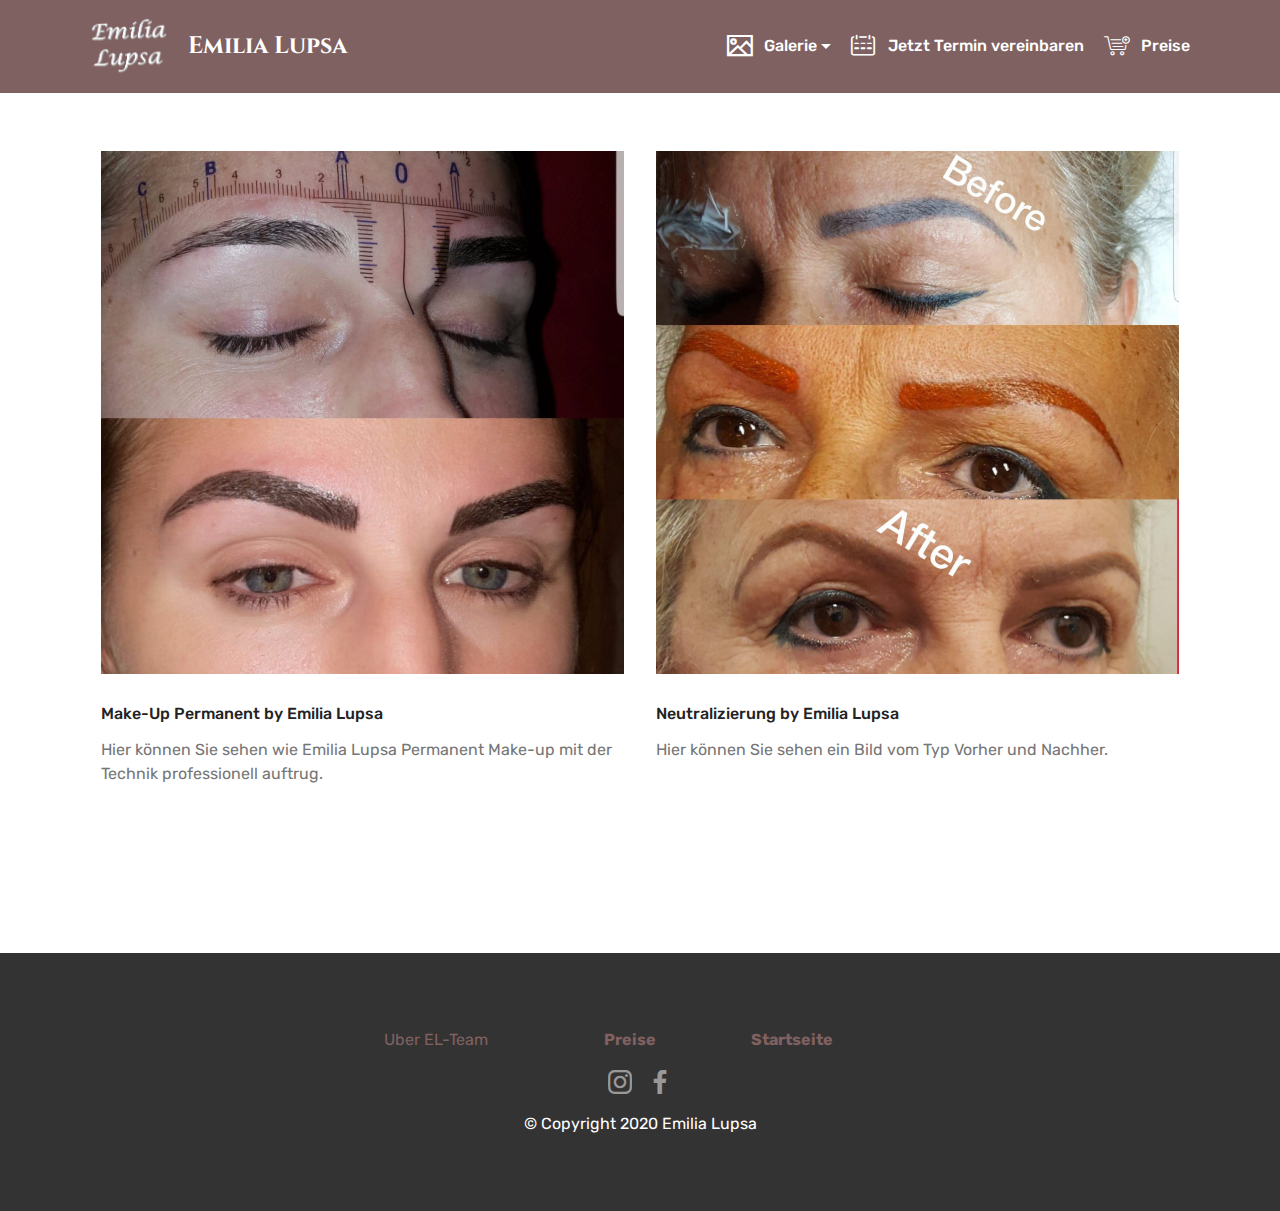
<file: page7.html>
<!DOCTYPE html>
<html  >
<head>
  <!-- Site made with Mobirise Website Builder v4.10.15, https://mobirise.com -->
  <meta charset="UTF-8">
  <meta http-equiv="X-UA-Compatible" content="IE=edge">
  <meta name="generator" content="Mobirise v4.10.15, mobirise.com">
  <meta name="viewport" content="width=device-width, initial-scale=1, minimum-scale=1">
  <link rel="shortcut icon" href="assets/images/logo-4-242x196.png" type="image/x-icon">
  <meta name="description" content="Web Builder Description">
  
  <title>Galerie Permanent</title>
  <link rel="stylesheet" href="assets/web/assets/mobirise-icons2/mobirise2.css">
  <link rel="stylesheet" href="assets/web/assets/mobirise-icons/mobirise-icons.css">
  <link rel="stylesheet" href="assets/web/assets/mobirise-icons-bold/mobirise-icons-bold.css">
  <link rel="stylesheet" href="assets/bootstrap/css/bootstrap.min.css">
  <link rel="stylesheet" href="assets/bootstrap/css/bootstrap-grid.min.css">
  <link rel="stylesheet" href="assets/bootstrap/css/bootstrap-reboot.min.css">
  <link rel="stylesheet" href="assets/tether/tether.min.css">
  <link rel="stylesheet" href="assets/socicon/css/styles.css">
  <link rel="stylesheet" href="assets/dropdown/css/style.css">
  <link rel="stylesheet" href="assets/theme/css/style.css">
  <link rel="preload" as="style" href="assets/mobirise/css/mbr-additional.css"><link rel="stylesheet" href="assets/mobirise/css/mbr-additional.css" type="text/css">
  
  
  
</head>
<body>
  <section class="menu cid-rN6glSsHBm" once="menu" id="menu1-13">

    

    <nav class="navbar navbar-expand beta-menu navbar-dropdown align-items-center navbar-fixed-top navbar-toggleable-sm">
        <button class="navbar-toggler navbar-toggler-right" type="button" data-toggle="collapse" data-target="#navbarSupportedContent" aria-controls="navbarSupportedContent" aria-expanded="false" aria-label="Toggle navigation">
            <div class="hamburger">
                <span></span>
                <span></span>
                <span></span>
                <span></span>
            </div>
        </button>
        <div class="menu-logo">
            <div class="navbar-brand">
                <span class="navbar-logo">
                    <a href="index.html">
                         <img src="assets/images/logo-4-242x196.png" alt="Mobirise" title="" style="height: 4.8rem;">
                    </a>
                </span>
                <span class="navbar-caption-wrap"><a class="navbar-caption text-white display-5" href="index.html">
                        Emilia Lupsa</a></span>
            </div>
        </div>
        <div class="collapse navbar-collapse" id="navbarSupportedContent">
            <ul class="navbar-nav nav-dropdown nav-right" data-app-modern-menu="true"><li class="nav-item">
                    <a class="nav-link link text-white display-4" href="https://mobirise.co">
                        </a>
                </li><li class="nav-item"><a class="nav-link link text-white display-4" href="https://mobirise.co">
                        </a></li><li class="nav-item dropdown open"><a class="nav-link link text-white dropdown-toggle display-4" href="page2.html" data-toggle="dropdown-submenu" aria-expanded="true"><span class="mobi-mbri mobi-mbri-photos mbr-iconfont mbr-iconfont-btn"></span>
                        
                        Galerie</a><div class="dropdown-menu"><a class="text-white dropdown-item display-4" href="page5.html">Make-Up</a><a class="text-white dropdown-item display-4" href="page6.html" aria-expanded="false">Microblading</a><a class="text-white dropdown-item display-4" href="page7.html" aria-expanded="false">Make-Up Permanent</a><a class="text-white dropdown-item display-4" href="page8.html" aria-expanded="false">Lippen</a><a class="text-white dropdown-item display-4" href="page9.html" aria-expanded="false">Wimpernlifting Technik</a></div></li>
                <li class="nav-item">
                    <a class="nav-link link text-white display-4" href="page1.html"><span class="mbrib-calendar mbr-iconfont mbr-iconfont-btn"></span>
                        
                        Jetzt Termin vereinbaren</a>
                </li><li class="nav-item"><a class="nav-link link text-white display-4" href="index.html#pricing-tables1-s"><span class="mbri-cart-add mbr-iconfont mbr-iconfont-btn"></span>
                        
                        Preise</a></li></ul>
            
        </div>
    </nav>
</section>

<section class="engine"><a href="https://mobirise.info/x">css templates</a></section><section class="features2 cid-rOHw4ErEy6" id="features2-17">

    

    
    
    <div class="container">
        <div class="media-container-row">
            <div class="card p-3 col-12 col-md-6">
                <div class="card-wrapper">
                    <div class="card-img">
                        <img src="assets/images/1-28-1046x1046.jpeg" alt="Mobirise" title="">
                    </div>
                    <div class="card-box">
                        <h4 class="card-title pb-3 mbr-fonts-style display-7">
                            Make-Up Permanent by Emilia Lupsa</h4>
                        <p class="mbr-text mbr-fonts-style display-7">Hier können Sie sehen
wie Emilia Lupsa Permanent Make-up mit der Technik professionell auftrug.</p>
                    </div>
                </div>
            </div>

            <div class="card p-3 col-12 col-md-6">
                <div class="card-wrapper">
                    <div class="card-img">
                        <img src="assets/images/87f06318-11f8-47dc-b8d0-9a5c1b8d6f60-1046x1046.jpg" alt="Mobirise" title="">
                    </div>
                    <div class="card-box ">
                        <h4 class="card-title pb-3 mbr-fonts-style display-7">Neutralizierung by Emilia Lupsa</h4>
                        <p class="mbr-text mbr-fonts-style display-7">Hier können Sie sehen
ein Bild vom Typ Vorher und Nachher.</p>
                    </div>
                </div>
            </div>

            

            
        </div>
    </div>
</section>

<section once="footers" class="cid-rOHueFBVVQ" id="footer7-14">

    

    

    <div class="container">
        <div class="media-container-row align-center mbr-white">
            <div class="row row-links">
                <ul class="foot-menu">
                    
                    
                    
                    
                    
                <li class="foot-menu-item mbr-fonts-style display-7"><strong><a href="page3.html">Uber EL-Team &nbsp; &nbsp; &nbsp; &nbsp; &nbsp; &nbsp; &nbsp; &nbsp; &nbsp; &nbsp;&nbsp;</a></strong></li><li class="foot-menu-item mbr-fonts-style display-7"><a href="index.html#pricing-tables1-9"><strong>Preise &nbsp; &nbsp; &nbsp; &nbsp; &nbsp; &nbsp; &nbsp; &nbsp; &nbsp; &nbsp;&nbsp;</strong></a></li><li class="foot-menu-item mbr-fonts-style display-7"><a href="index.html#header14-8"><strong>Startseite &nbsp; &nbsp; &nbsp; &nbsp; &nbsp; &nbsp; &nbsp; &nbsp; &nbsp; &nbsp;&nbsp;</strong></a></li></ul>
            </div>
            <div class="row social-row">
                <div class="social-list align-right pb-2">
                    
                    
                    
                    
                    
                    
                <div class="soc-item">
                        <a href="https://www.instagram.com/lupsaemilia/?hl=ro" target="_blank">
                            <span class="mbr-iconfont mbr-iconfont-social socicon-instagram socicon"></span>
                        </a>
                    </div><div class="soc-item">
                        <a href="https://www.facebook.com/veresezan.emilia" target="_blank">
                            <span class="mbr-iconfont mbr-iconfont-social socicon-facebook socicon"></span>
                        </a>
                    </div></div>
            </div>
            <div class="row row-copirayt">
                <p class="mbr-text mb-0 mbr-fonts-style mbr-white align-center display-7">
                    © Copyright 2020 Emilia Lupsa</p>
            </div>
        </div>
    </div>
</section>


  <script src="assets/web/assets/jquery/jquery.min.js"></script>
  <script src="assets/popper/popper.min.js"></script>
  <script src="assets/bootstrap/js/bootstrap.min.js"></script>
  <script src="assets/tether/tether.min.js"></script>
  <script src="assets/touchswipe/jquery.touch-swipe.min.js"></script>
  <script src="assets/smoothscroll/smooth-scroll.js"></script>
  <script src="assets/dropdown/js/nav-dropdown.js"></script>
  <script src="assets/dropdown/js/navbar-dropdown.js"></script>
  <script src="assets/theme/js/script.js"></script>
  
  
</body>
</html>
</file>
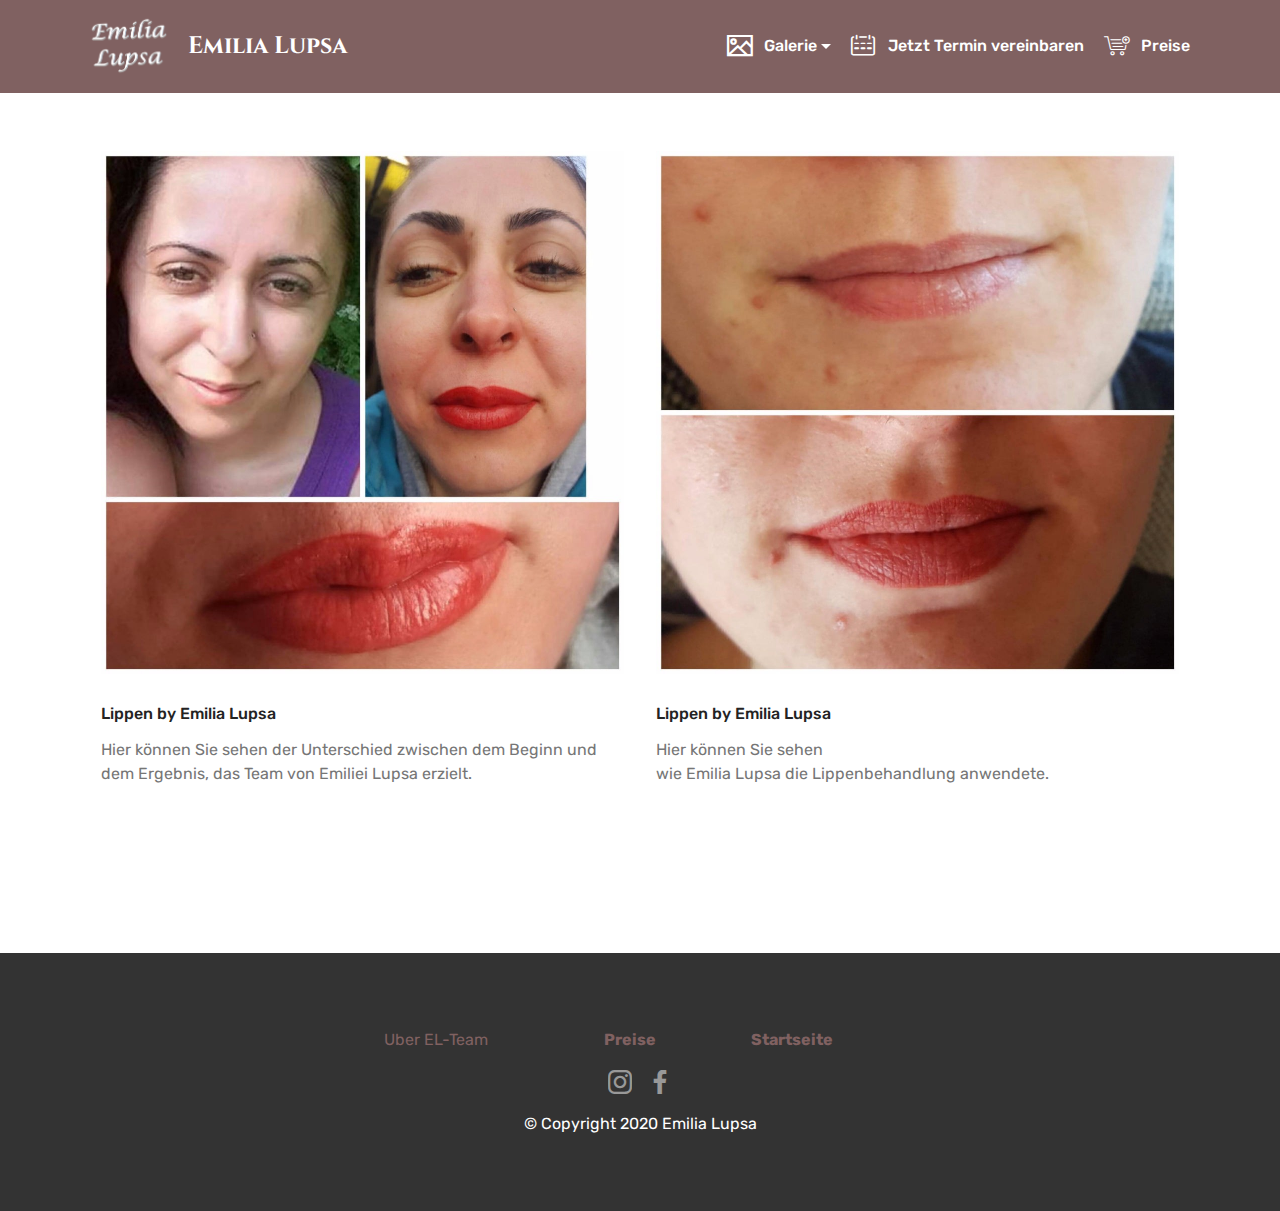
<file: page8.html>
<!DOCTYPE html>
<html  >
<head>
  <!-- Site made with Mobirise Website Builder v4.10.15, https://mobirise.com -->
  <meta charset="UTF-8">
  <meta http-equiv="X-UA-Compatible" content="IE=edge">
  <meta name="generator" content="Mobirise v4.10.15, mobirise.com">
  <meta name="viewport" content="width=device-width, initial-scale=1, minimum-scale=1">
  <link rel="shortcut icon" href="assets/images/logo-4-242x196.png" type="image/x-icon">
  <meta name="description" content="Website Generator Description">
  
  <title>Galerie Lippen</title>
  <link rel="stylesheet" href="assets/web/assets/mobirise-icons2/mobirise2.css">
  <link rel="stylesheet" href="assets/web/assets/mobirise-icons/mobirise-icons.css">
  <link rel="stylesheet" href="assets/web/assets/mobirise-icons-bold/mobirise-icons-bold.css">
  <link rel="stylesheet" href="assets/bootstrap/css/bootstrap.min.css">
  <link rel="stylesheet" href="assets/bootstrap/css/bootstrap-grid.min.css">
  <link rel="stylesheet" href="assets/bootstrap/css/bootstrap-reboot.min.css">
  <link rel="stylesheet" href="assets/tether/tether.min.css">
  <link rel="stylesheet" href="assets/socicon/css/styles.css">
  <link rel="stylesheet" href="assets/dropdown/css/style.css">
  <link rel="stylesheet" href="assets/theme/css/style.css">
  <link rel="preload" as="style" href="assets/mobirise/css/mbr-additional.css"><link rel="stylesheet" href="assets/mobirise/css/mbr-additional.css" type="text/css">
  
  
  
</head>
<body>
  <section class="menu cid-rN6glSsHBm" once="menu" id="menu1-15">

    

    <nav class="navbar navbar-expand beta-menu navbar-dropdown align-items-center navbar-fixed-top navbar-toggleable-sm">
        <button class="navbar-toggler navbar-toggler-right" type="button" data-toggle="collapse" data-target="#navbarSupportedContent" aria-controls="navbarSupportedContent" aria-expanded="false" aria-label="Toggle navigation">
            <div class="hamburger">
                <span></span>
                <span></span>
                <span></span>
                <span></span>
            </div>
        </button>
        <div class="menu-logo">
            <div class="navbar-brand">
                <span class="navbar-logo">
                    <a href="index.html">
                         <img src="assets/images/logo-4-242x196.png" alt="Mobirise" title="" style="height: 4.8rem;">
                    </a>
                </span>
                <span class="navbar-caption-wrap"><a class="navbar-caption text-white display-5" href="index.html">
                        Emilia Lupsa</a></span>
            </div>
        </div>
        <div class="collapse navbar-collapse" id="navbarSupportedContent">
            <ul class="navbar-nav nav-dropdown nav-right" data-app-modern-menu="true"><li class="nav-item">
                    <a class="nav-link link text-white display-4" href="https://mobirise.co">
                        </a>
                </li><li class="nav-item"><a class="nav-link link text-white display-4" href="https://mobirise.co">
                        </a></li><li class="nav-item dropdown open"><a class="nav-link link text-white dropdown-toggle display-4" href="page2.html" data-toggle="dropdown-submenu" aria-expanded="true"><span class="mobi-mbri mobi-mbri-photos mbr-iconfont mbr-iconfont-btn"></span>
                        
                        Galerie</a><div class="dropdown-menu"><a class="text-white dropdown-item display-4" href="page5.html">Make-Up</a><a class="text-white dropdown-item display-4" href="page6.html" aria-expanded="false">Microblading</a><a class="text-white dropdown-item display-4" href="page7.html" aria-expanded="false">Make-Up Permanent</a><a class="text-white dropdown-item display-4" href="page8.html" aria-expanded="false">Lippen</a><a class="text-white dropdown-item display-4" href="page9.html" aria-expanded="false">Wimpernlifting Technik</a></div></li>
                <li class="nav-item">
                    <a class="nav-link link text-white display-4" href="page1.html"><span class="mbrib-calendar mbr-iconfont mbr-iconfont-btn"></span>
                        
                        Jetzt Termin vereinbaren</a>
                </li><li class="nav-item"><a class="nav-link link text-white display-4" href="index.html#pricing-tables1-s"><span class="mbri-cart-add mbr-iconfont mbr-iconfont-btn"></span>
                        
                        Preise</a></li></ul>
            
        </div>
    </nav>
</section>

<section class="engine"><a href="https://mobirise.info/b">create a site for free</a></section><section class="features2 cid-rOHwbcFnlq" id="features2-19">

    

    
    
    <div class="container">
        <div class="media-container-row">
            <div class="card p-3 col-12 col-md-6">
                <div class="card-wrapper">
                    <div class="card-img">
                        <img src="assets/images/197b009a-c345-49c7-8888-297fd77aff57-1046x1046.jpeg" alt="Mobirise" title="">
                    </div>
                    <div class="card-box">
                        <h4 class="card-title pb-3 mbr-fonts-style display-7">
                            Lippen by Emilia Lupsa</h4>
                        <p class="mbr-text mbr-fonts-style display-7">Hier können Sie sehen
der Unterschied zwischen dem Beginn und dem Ergebnis, das Team von Emiliei Lupsa erzielt.</p>
                    </div>
                </div>
            </div>

            <div class="card p-3 col-12 col-md-6">
                <div class="card-wrapper">
                    <div class="card-img">
                        <img src="assets/images/08cdd8ae-8e5b-43fd-9639-d74fcd7f050b-1046x1046.jpeg" alt="Mobirise" title="">
                    </div>
                    <div class="card-box ">
                        <h4 class="card-title pb-3 mbr-fonts-style display-7">Lippen by Emilia Lupsa</h4>
                        <p class="mbr-text mbr-fonts-style display-7">Hier können Sie sehen
<br>wie Emilia Lupsa die Lippenbehandlung anwendete.</p>
                    </div>
                </div>
            </div>

            

            
        </div>
    </div>
</section>

<section once="footers" class="cid-rOHw8ZAIAB" id="footer7-18">

    

    

    <div class="container">
        <div class="media-container-row align-center mbr-white">
            <div class="row row-links">
                <ul class="foot-menu">
                    
                    
                    
                    
                    
                <li class="foot-menu-item mbr-fonts-style display-7"><strong><a href="page3.html">Uber EL-Team &nbsp; &nbsp; &nbsp; &nbsp; &nbsp; &nbsp; &nbsp; &nbsp; &nbsp; &nbsp;&nbsp;</a></strong></li><li class="foot-menu-item mbr-fonts-style display-7"><a href="index.html#pricing-tables1-9"><strong>Preise &nbsp; &nbsp; &nbsp; &nbsp; &nbsp; &nbsp; &nbsp; &nbsp; &nbsp; &nbsp;&nbsp;</strong></a></li><li class="foot-menu-item mbr-fonts-style display-7"><a href="index.html#header14-8"><strong>Startseite &nbsp; &nbsp; &nbsp; &nbsp; &nbsp; &nbsp; &nbsp; &nbsp; &nbsp; &nbsp;&nbsp;</strong></a></li></ul>
            </div>
            <div class="row social-row">
                <div class="social-list align-right pb-2">
                    
                    
                    
                    
                    
                    
                <div class="soc-item">
                        <a href="https://www.instagram.com/lupsaemilia/?hl=ro" target="_blank">
                            <span class="mbr-iconfont mbr-iconfont-social socicon-instagram socicon"></span>
                        </a>
                    </div><div class="soc-item">
                        <a href="https://www.facebook.com/veresezan.emilia" target="_blank">
                            <span class="mbr-iconfont mbr-iconfont-social socicon-facebook socicon"></span>
                        </a>
                    </div></div>
            </div>
            <div class="row row-copirayt">
                <p class="mbr-text mb-0 mbr-fonts-style mbr-white align-center display-7">
                    © Copyright 2020 Emilia Lupsa</p>
            </div>
        </div>
    </div>
</section>


  <script src="assets/web/assets/jquery/jquery.min.js"></script>
  <script src="assets/popper/popper.min.js"></script>
  <script src="assets/bootstrap/js/bootstrap.min.js"></script>
  <script src="assets/tether/tether.min.js"></script>
  <script src="assets/touchswipe/jquery.touch-swipe.min.js"></script>
  <script src="assets/smoothscroll/smooth-scroll.js"></script>
  <script src="assets/dropdown/js/nav-dropdown.js"></script>
  <script src="assets/dropdown/js/navbar-dropdown.js"></script>
  <script src="assets/theme/js/script.js"></script>
  
  
</body>
</html>
</file>
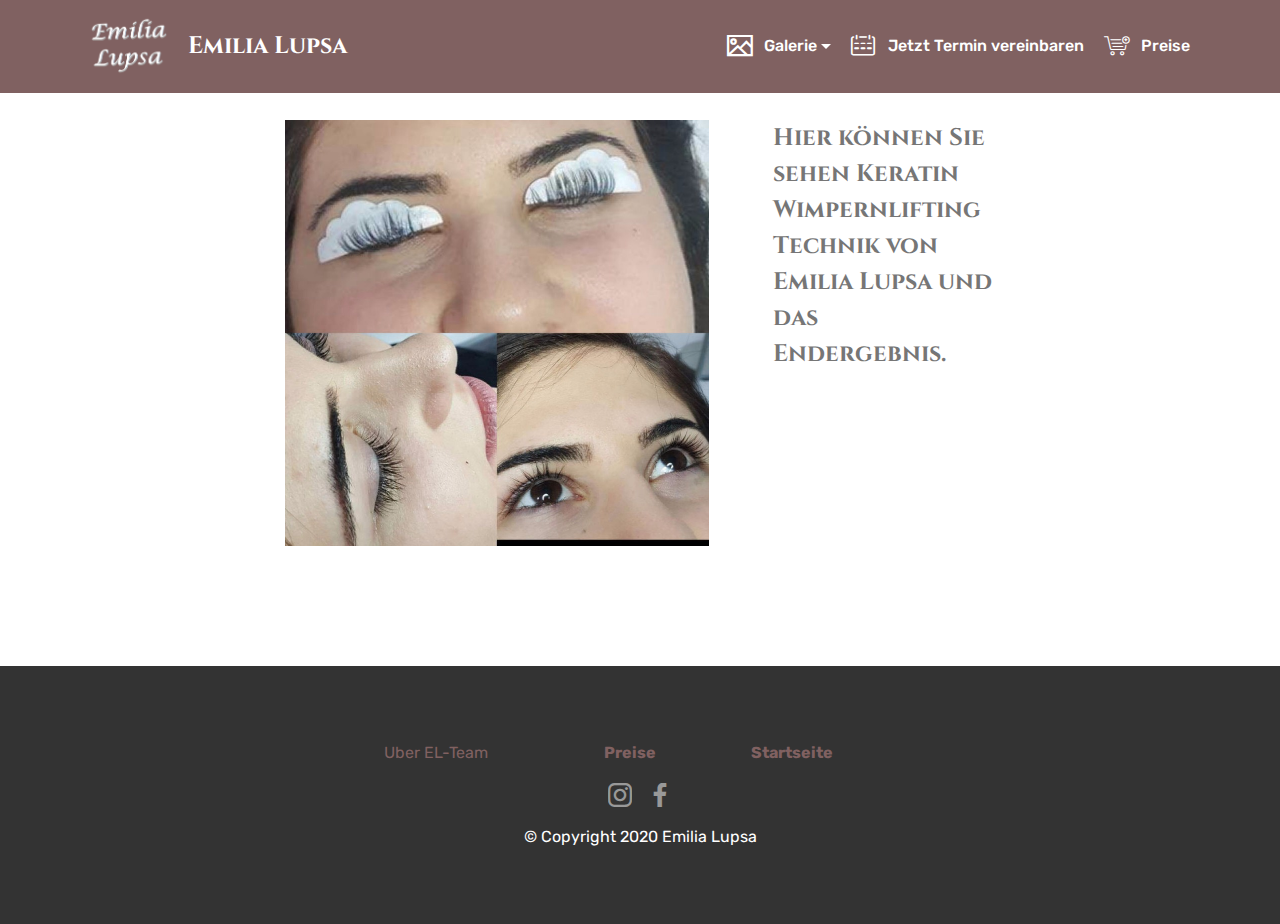
<file: page9.html>
<!DOCTYPE html>
<html  >
<head>
  <!-- Site made with Mobirise Website Builder v4.10.15, https://mobirise.com -->
  <meta charset="UTF-8">
  <meta http-equiv="X-UA-Compatible" content="IE=edge">
  <meta name="generator" content="Mobirise v4.10.15, mobirise.com">
  <meta name="viewport" content="width=device-width, initial-scale=1, minimum-scale=1">
  <link rel="shortcut icon" href="assets/images/logo-4-242x196.png" type="image/x-icon">
  <meta name="description" content="Website Maker Description">
  
  <title>Galerie Keratin Wimpernlifting</title>
  <link rel="stylesheet" href="assets/web/assets/mobirise-icons2/mobirise2.css">
  <link rel="stylesheet" href="assets/web/assets/mobirise-icons/mobirise-icons.css">
  <link rel="stylesheet" href="assets/web/assets/mobirise-icons-bold/mobirise-icons-bold.css">
  <link rel="stylesheet" href="assets/bootstrap/css/bootstrap.min.css">
  <link rel="stylesheet" href="assets/bootstrap/css/bootstrap-grid.min.css">
  <link rel="stylesheet" href="assets/bootstrap/css/bootstrap-reboot.min.css">
  <link rel="stylesheet" href="assets/tether/tether.min.css">
  <link rel="stylesheet" href="assets/socicon/css/styles.css">
  <link rel="stylesheet" href="assets/dropdown/css/style.css">
  <link rel="stylesheet" href="assets/theme/css/style.css">
  <link rel="preload" as="style" href="assets/mobirise/css/mbr-additional.css"><link rel="stylesheet" href="assets/mobirise/css/mbr-additional.css" type="text/css">
  
  
  
</head>
<body>
  <section class="menu cid-rN6glSsHBm" once="menu" id="menu1-1a">

    

    <nav class="navbar navbar-expand beta-menu navbar-dropdown align-items-center navbar-fixed-top navbar-toggleable-sm">
        <button class="navbar-toggler navbar-toggler-right" type="button" data-toggle="collapse" data-target="#navbarSupportedContent" aria-controls="navbarSupportedContent" aria-expanded="false" aria-label="Toggle navigation">
            <div class="hamburger">
                <span></span>
                <span></span>
                <span></span>
                <span></span>
            </div>
        </button>
        <div class="menu-logo">
            <div class="navbar-brand">
                <span class="navbar-logo">
                    <a href="index.html">
                         <img src="assets/images/logo-4-242x196.png" alt="Mobirise" title="" style="height: 4.8rem;">
                    </a>
                </span>
                <span class="navbar-caption-wrap"><a class="navbar-caption text-white display-5" href="index.html">
                        Emilia Lupsa</a></span>
            </div>
        </div>
        <div class="collapse navbar-collapse" id="navbarSupportedContent">
            <ul class="navbar-nav nav-dropdown nav-right" data-app-modern-menu="true"><li class="nav-item">
                    <a class="nav-link link text-white display-4" href="https://mobirise.co">
                        </a>
                </li><li class="nav-item"><a class="nav-link link text-white display-4" href="https://mobirise.co">
                        </a></li><li class="nav-item dropdown open"><a class="nav-link link text-white dropdown-toggle display-4" href="page2.html" data-toggle="dropdown-submenu" aria-expanded="true"><span class="mobi-mbri mobi-mbri-photos mbr-iconfont mbr-iconfont-btn"></span>
                        
                        Galerie</a><div class="dropdown-menu"><a class="text-white dropdown-item display-4" href="page5.html">Make-Up</a><a class="text-white dropdown-item display-4" href="page6.html" aria-expanded="false">Microblading</a><a class="text-white dropdown-item display-4" href="page7.html" aria-expanded="false">Make-Up Permanent</a><a class="text-white dropdown-item display-4" href="page8.html" aria-expanded="false">Lippen</a><a class="text-white dropdown-item display-4" href="page9.html" aria-expanded="false">Wimpernlifting Technik</a></div></li>
                <li class="nav-item">
                    <a class="nav-link link text-white display-4" href="page1.html"><span class="mbrib-calendar mbr-iconfont mbr-iconfont-btn"></span>
                        
                        Jetzt Termin vereinbaren</a>
                </li><li class="nav-item"><a class="nav-link link text-white display-4" href="index.html#pricing-tables1-s"><span class="mbri-cart-add mbr-iconfont mbr-iconfont-btn"></span>
                        
                        Preise</a></li></ul>
            
        </div>
    </nav>
</section>

<section class="engine"><a href="https://mobirise.info/x">free css templates</a></section><section class="mbr-section content6 cid-rOHzR2tA3d" id="content6-1d">
    
     
    
    <div class="container">
        <div class="media-container-row">
            <div class="col-12 col-md-8">
                <div class="media-container-row">
                    <div class="mbr-figure" style="width: 200%;">
                      <img src="assets/images/b97f8084-d561-4de9-8914-4a67f34edf1b-848x848.jpeg" alt="Mobirise" title="">  
                    </div>
                    <div class="media-content">
                        <div class="mbr-section-text">
                            <p class="mbr-text mb-0 mbr-fonts-style display-5"><strong>Hier können Sie sehen
Keratin Wimpernlifting Technik von Emilia Lupsa und das Endergebnis.</strong></p>
                        </div>
                    </div>
                </div>
            </div>
        </div>
    </div>
</section>

<section once="footers" class="cid-rOHueFBVVQ" id="footer7-1b">

    

    

    <div class="container">
        <div class="media-container-row align-center mbr-white">
            <div class="row row-links">
                <ul class="foot-menu">
                    
                    
                    
                    
                    
                <li class="foot-menu-item mbr-fonts-style display-7"><strong><a href="page3.html">Uber EL-Team &nbsp; &nbsp; &nbsp; &nbsp; &nbsp; &nbsp; &nbsp; &nbsp; &nbsp; &nbsp;&nbsp;</a></strong></li><li class="foot-menu-item mbr-fonts-style display-7"><a href="index.html#pricing-tables1-9"><strong>Preise &nbsp; &nbsp; &nbsp; &nbsp; &nbsp; &nbsp; &nbsp; &nbsp; &nbsp; &nbsp;&nbsp;</strong></a></li><li class="foot-menu-item mbr-fonts-style display-7"><a href="index.html#header14-8"><strong>Startseite &nbsp; &nbsp; &nbsp; &nbsp; &nbsp; &nbsp; &nbsp; &nbsp; &nbsp; &nbsp;&nbsp;</strong></a></li></ul>
            </div>
            <div class="row social-row">
                <div class="social-list align-right pb-2">
                    
                    
                    
                    
                    
                    
                <div class="soc-item">
                        <a href="https://www.instagram.com/lupsaemilia/?hl=ro" target="_blank">
                            <span class="mbr-iconfont mbr-iconfont-social socicon-instagram socicon"></span>
                        </a>
                    </div><div class="soc-item">
                        <a href="https://www.facebook.com/veresezan.emilia" target="_blank">
                            <span class="mbr-iconfont mbr-iconfont-social socicon-facebook socicon"></span>
                        </a>
                    </div></div>
            </div>
            <div class="row row-copirayt">
                <p class="mbr-text mb-0 mbr-fonts-style mbr-white align-center display-7">
                    © Copyright 2020 Emilia Lupsa</p>
            </div>
        </div>
    </div>
</section>


  <script src="assets/web/assets/jquery/jquery.min.js"></script>
  <script src="assets/popper/popper.min.js"></script>
  <script src="assets/bootstrap/js/bootstrap.min.js"></script>
  <script src="assets/tether/tether.min.js"></script>
  <script src="assets/touchswipe/jquery.touch-swipe.min.js"></script>
  <script src="assets/smoothscroll/smooth-scroll.js"></script>
  <script src="assets/dropdown/js/nav-dropdown.js"></script>
  <script src="assets/dropdown/js/navbar-dropdown.js"></script>
  <script src="assets/theme/js/script.js"></script>
  
  
</body>
</html>
</file>
<file: assets/web/assets/mobirise-icons2/mobirise2.css>
@font-face {
  font-family: 'Moririse2';
  font-display: swap;
  src:  url('mobirise2.eot?f2bix4');
  src:  url('mobirise2.eot?f2bix4#iefix') format('embedded-opentype'),
    url('mobirise2.ttf?f2bix4') format('truetype'),
    url('mobirise2.woff?f2bix4') format('woff'),
    url('mobirise2.svg?f2bix4#mobirise2') format('svg');
  font-weight: normal;
  font-style: normal;
}

[class^="mobi-"], [class*=" mobi-"] {
  /* use !important to prevent issues with browser extensions that change fonts */
  font-family: 'Moririse2' !important;
  speak: none;
  font-style: normal;
  font-weight: normal;
  font-variant: normal;
  text-transform: none;
  line-height: 1;

  /* Better Font Rendering =========== */
  -webkit-font-smoothing: antialiased;
  -moz-osx-font-smoothing: grayscale;
}

.mobi-mbri-add-submenu:before {
  content: "\e900";
}
.mobi-mbri-alert:before {
  content: "\e901";
}
.mobi-mbri-align-center:before {
  content: "\e902";
}
.mobi-mbri-align-justify:before {
  content: "\e903";
}
.mobi-mbri-align-left:before {
  content: "\e904";
}
.mobi-mbri-align-right:before {
  content: "\e905";
}
.mobi-mbri-android:before {
  content: "\e906";
}
.mobi-mbri-apple:before {
  content: "\e907";
}
.mobi-mbri-arrow-down:before {
  content: "\e908";
}
.mobi-mbri-arrow-next:before {
  content: "\e909";
}
.mobi-mbri-arrow-prev:before {
  content: "\e90a";
}
.mobi-mbri-arrow-up:before {
  content: "\e90b";
}
.mobi-mbri-bold:before {
  content: "\e90c";
}
.mobi-mbri-bookmark:before {
  content: "\e90d";
}
.mobi-mbri-bootstrap:before {
  content: "\e90e";
}
.mobi-mbri-briefcase:before {
  content: "\e90f";
}
.mobi-mbri-browse:before {
  content: "\e910";
}
.mobi-mbri-bulleted-list:before {
  content: "\e911";
}
.mobi-mbri-calendar:before {
  content: "\e912";
}
.mobi-mbri-camera:before {
  content: "\e913";
}
.mobi-mbri-cart-add:before {
  content: "\e914";
}
.mobi-mbri-cart-full:before {
  content: "\e915";
}
.mobi-mbri-cash:before {
  content: "\e916";
}
.mobi-mbri-change-style:before {
  content: "\e917";
}
.mobi-mbri-chat:before {
  content: "\e918";
}
.mobi-mbri-clock:before {
  content: "\e919";
}
.mobi-mbri-close:before {
  content: "\e91a";
}
.mobi-mbri-cloud:before {
  content: "\e91b";
}
.mobi-mbri-code:before {
  content: "\e91c";
}
.mobi-mbri-contact-form:before {
  content: "\e91d";
}
.mobi-mbri-credit-card:before {
  content: "\e91e";
}
.mobi-mbri-cursor-click:before {
  content: "\e91f";
}
.mobi-mbri-cust-feedback:before {
  content: "\e920";
}
.mobi-mbri-database:before {
  content: "\e921";
}
.mobi-mbri-delivery:before {
  content: "\e922";
}
.mobi-mbri-desktop:before {
  content: "\e923";
}
.mobi-mbri-devices:before {
  content: "\e924";
}
.mobi-mbri-down:before {
  content: "\e925";
}
.mobi-mbri-download-2:before {
  content: "\e926";
}
.mobi-mbri-download:before {
  content: "\e927";
}
.mobi-mbri-drag-n-drop-2:before {
  content: "\e928";
}
.mobi-mbri-drag-n-drop:before {
  content: "\e929";
}
.mobi-mbri-edit-2:before {
  content: "\e92a";
}
.mobi-mbri-edit:before {
  content: "\e92b";
}
.mobi-mbri-error:before {
  content: "\e92c";
}
.mobi-mbri-extension:before {
  content: "\e92d";
}
.mobi-mbri-features:before {
  content: "\e92e";
}
.mobi-mbri-file:before {
  content: "\e92f";
}
.mobi-mbri-flag:before {
  content: "\e930";
}
.mobi-mbri-folder:before {
  content: "\e931";
}
.mobi-mbri-gift:before {
  content: "\e932";
}
.mobi-mbri-github:before {
  content: "\e933";
}
.mobi-mbri-globe-2:before {
  content: "\e934";
}
.mobi-mbri-globe:before {
  content: "\e935";
}
.mobi-mbri-growing-chart:before {
  content: "\e936";
}
.mobi-mbri-hearth:before {
  content: "\e937";
}
.mobi-mbri-help:before {
  content: "\e938";
}
.mobi-mbri-home:before {
  content: "\e939";
}
.mobi-mbri-hot-cup:before {
  content: "\e93a";
}
.mobi-mbri-idea:before {
  content: "\e93b";
}
.mobi-mbri-image-gallery:before {
  content: "\e93c";
}
.mobi-mbri-image-slider:before {
  content: "\e93d";
}
.mobi-mbri-info:before {
  content: "\e93e";
}
.mobi-mbri-italic:before {
  content: "\e93f";
}
.mobi-mbri-key:before {
  content: "\e940";
}
.mobi-mbri-laptop:before {
  content: "\e941";
}
.mobi-mbri-layers:before {
  content: "\e942";
}
.mobi-mbri-left-right:before {
  content: "\e943";
}
.mobi-mbri-left:before {
  content: "\e944";
}
.mobi-mbri-letter:before {
  content: "\e945";
}
.mobi-mbri-like:before {
  content: "\e946";
}
.mobi-mbri-link:before {
  content: "\e947";
}
.mobi-mbri-lock:before {
  content: "\e948";
}
.mobi-mbri-login:before {
  content: "\e949";
}
.mobi-mbri-logout:before {
  content: "\e94a";
}
.mobi-mbri-magic-stick:before {
  content: "\e94b";
}
.mobi-mbri-map-pin:before {
  content: "\e94c";
}
.mobi-mbri-menu:before {
  content: "\e94d";
}
.mobi-mbri-mobile-2:before {
  content: "\e94e";
}
.mobi-mbri-mobile-horizontal:before {
  content: "\e94f";
}
.mobi-mbri-mobile:before {
  content: "\e950";
}
.mobi-mbri-mobirise:before {
  content: "\e951";
}
.mobi-mbri-more-horizontal:before {
  content: "\e952";
}
.mobi-mbri-more-vertical:before {
  content: "\e953";
}
.mobi-mbri-music:before {
  content: "\e954";
}
.mobi-mbri-new-file:before {
  content: "\e955";
}
.mobi-mbri-numbered-list:before {
  content: "\e956";
}
.mobi-mbri-opened-folder:before {
  content: "\e957";
}
.mobi-mbri-pages:before {
  content: "\e958";
}
.mobi-mbri-paper-plane:before {
  content: "\e959";
}
.mobi-mbri-paperclip:before {
  content: "\e95a";
}
.mobi-mbri-phone:before {
  content: "\e95b";
}
.mobi-mbri-photo:before {
  content: "\e95c";
}
.mobi-mbri-photos:before {
  content: "\e95d";
}
.mobi-mbri-pin:before {
  content: "\e95e";
}
.mobi-mbri-play:before {
  content: "\e95f";
}
.mobi-mbri-plus:before {
  content: "\e960";
}
.mobi-mbri-preview:before {
  content: "\e961";
}
.mobi-mbri-print:before {
  content: "\e962";
}
.mobi-mbri-protect:before {
  content: "\e963";
}
.mobi-mbri-question:before {
  content: "\e964";
}
.mobi-mbri-quote-left:before {
  content: "\e965";
}
.mobi-mbri-quote-right:before {
  content: "\e966";
}
.mobi-mbri-redo:before {
  content: "\e967";
}
.mobi-mbri-refresh:before {
  content: "\e968";
}
.mobi-mbri-responsive-2:before {
  content: "\e969";
}
.mobi-mbri-responsive:before {
  content: "\e96a";
}
.mobi-mbri-right:before {
  content: "\e96b";
}
.mobi-mbri-rocket:before {
  content: "\e96c";
}
.mobi-mbri-sad-face:before {
  content: "\e96d";
}
.mobi-mbri-sale:before {
  content: "\e96e";
}
.mobi-mbri-save:before {
  content: "\e96f";
}
.mobi-mbri-search:before {
  content: "\e970";
}
.mobi-mbri-setting-2:before {
  content: "\e971";
}
.mobi-mbri-setting-3:before {
  content: "\e972";
}
.mobi-mbri-setting:before {
  content: "\e973";
}
.mobi-mbri-share:before {
  content: "\e974";
}
.mobi-mbri-shopping-bag:before {
  content: "\e975";
}
.mobi-mbri-shopping-basket:before {
  content: "\e976";
}
.mobi-mbri-shopping-cart:before {
  content: "\e977";
}
.mobi-mbri-sites:before {
  content: "\e978";
}
.mobi-mbri-smile-face:before {
  content: "\e979";
}
.mobi-mbri-speed:before {
  content: "\e97a";
}
.mobi-mbri-star:before {
  content: "\e97b";
}
.mobi-mbri-success:before {
  content: "\e97c";
}
.mobi-mbri-sun:before {
  content: "\e97d";
}
.mobi-mbri-sun2:before {
  content: "\e97e";
}
.mobi-mbri-tablet-vertical:before {
  content: "\e97f";
}
.mobi-mbri-tablet:before {
  content: "\e980";
}
.mobi-mbri-target:before {
  content: "\e981";
}
.mobi-mbri-timer:before {
  content: "\e982";
}
.mobi-mbri-to-ftp:before {
  content: "\e983";
}
.mobi-mbri-to-local-drive:before {
  content: "\e984";
}
.mobi-mbri-touch-swipe:before {
  content: "\e985";
}
.mobi-mbri-touch:before {
  content: "\e986";
}
.mobi-mbri-trash:before {
  content: "\e987";
}
.mobi-mbri-underline:before {
  content: "\e988";
}
.mobi-mbri-undo:before {
  content: "\e989";
}
.mobi-mbri-unlink:before {
  content: "\e98a";
}
.mobi-mbri-unlock:before {
  content: "\e98b";
}
.mobi-mbri-up-down:before {
  content: "\e98c";
}
.mobi-mbri-up:before {
  content: "\e98d";
}
.mobi-mbri-update:before {
  content: "\e98e";
}
.mobi-mbri-upload-2:before {
  content: "\e98f";
}
.mobi-mbri-upload:before {
  content: "\e990";
}
.mobi-mbri-user-2:before {
  content: "\e991";
}
.mobi-mbri-user:before {
  content: "\e992";
}
.mobi-mbri-users:before {
  content: "\e993";
}
.mobi-mbri-video-play:before {
  content: "\e994";
}
.mobi-mbri-video:before {
  content: "\e995";
}
.mobi-mbri-watch:before {
  content: "\e996";
}
.mobi-mbri-website-theme-2:before {
  content: "\e997";
}
.mobi-mbri-website-theme:before {
  content: "\e998";
}
.mobi-mbri-wifi:before {
  content: "\e999";
}
.mobi-mbri-windows:before {
  content: "\e99a";
}
.mobi-mbri-zoom-in:before {
  content: "\e99b";
}
.mobi-mbri-zoom-out:before {
  content: "\e99c";
}
</file>
<file: assets/web/assets/mobirise-icons/mobirise-icons.css>
@font-face {
  font-family: 'MobiriseIcons';
  src:  url('mobirise-icons.eot?spat4u');
  src:  url('mobirise-icons.eot?spat4u#iefix') format('embedded-opentype'),
    url('mobirise-icons.ttf?spat4u') format('truetype'),
    url('mobirise-icons.woff?spat4u') format('woff'),
    url('mobirise-icons.svg?spat4u#MobiriseIcons') format('svg');
  font-weight: normal;
  font-style: normal;
  font-display: swap;
}

[class^="mbri-"], [class*=" mbri-"] {
  /* use !important to prevent issues with browser extensions that change fonts */
  font-family: MobiriseIcons !important;
  speak: none;
  font-style: normal;
  font-weight: normal;
  font-variant: normal;
  text-transform: none;
  line-height: 1;

  /* Better Font Rendering =========== */
  -webkit-font-smoothing: antialiased;
  -moz-osx-font-smoothing: grayscale;
}

.mbri-add-submenu:before {
  content: "\e900";
}
.mbri-alert:before {
  content: "\e901";
}
.mbri-align-center:before {
  content: "\e902";
}
.mbri-align-justify:before {
  content: "\e903";
}
.mbri-align-left:before {
  content: "\e904";
}
.mbri-align-right:before {
  content: "\e905";
}
.mbri-android:before {
  content: "\e906";
}
.mbri-apple:before {
  content: "\e907";
}
.mbri-arrow-down:before {
  content: "\e908";
}
.mbri-arrow-next:before {
  content: "\e909";
}
.mbri-arrow-prev:before {
  content: "\e90a";
}
.mbri-arrow-up:before {
  content: "\e90b";
}
.mbri-bold:before {
  content: "\e90c";
}
.mbri-bookmark:before {
  content: "\e90d";
}
.mbri-bootstrap:before {
  content: "\e90e";
}
.mbri-briefcase:before {
  content: "\e90f";
}
.mbri-browse:before {
  content: "\e910";
}
.mbri-bulleted-list:before {
  content: "\e911";
}
.mbri-calendar:before {
  content: "\e912";
}
.mbri-camera:before {
  content: "\e913";
}
.mbri-cart-add:before {
  content: "\e914";
}
.mbri-cart-full:before {
  content: "\e915";
}
.mbri-cash:before {
  content: "\e916";
}
.mbri-change-style:before {
  content: "\e917";
}
.mbri-chat:before {
  content: "\e918";
}
.mbri-clock:before {
  content: "\e919";
}
.mbri-close:before {
  content: "\e91a";
}
.mbri-cloud:before {
  content: "\e91b";
}
.mbri-code:before {
  content: "\e91c";
}
.mbri-contact-form:before {
  content: "\e91d";
}
.mbri-credit-card:before {
  content: "\e91e";
}
.mbri-cursor-click:before {
  content: "\e91f";
}
.mbri-cust-feedback:before {
  content: "\e920";
}
.mbri-database:before {
  content: "\e921";
}
.mbri-delivery:before {
  content: "\e922";
}
.mbri-desktop:before {
  content: "\e923";
}
.mbri-devices:before {
  content: "\e924";
}
.mbri-down:before {
  content: "\e925";
}
.mbri-download:before {
  content: "\e989";
}
.mbri-drag-n-drop:before {
  content: "\e927";
}
.mbri-drag-n-drop2:before {
  content: "\e928";
}
.mbri-edit:before {
  content: "\e929";
}
.mbri-edit2:before {
  content: "\e92a";
}
.mbri-error:before {
  content: "\e92b";
}
.mbri-extension:before {
  content: "\e92c";
}
.mbri-features:before {
  content: "\e92d";
}
.mbri-file:before {
  content: "\e92e";
}
.mbri-flag:before {
  content: "\e92f";
}
.mbri-folder:before {
  content: "\e930";
}
.mbri-gift:before {
  content: "\e931";
}
.mbri-github:before {
  content: "\e932";
}
.mbri-globe:before {
  content: "\e933";
}
.mbri-globe-2:before {
  content: "\e934";
}
.mbri-growing-chart:before {
  content: "\e935";
}
.mbri-hearth:before {
  content: "\e936";
}
.mbri-help:before {
  content: "\e937";
}
.mbri-home:before {
  content: "\e938";
}
.mbri-hot-cup:before {
  content: "\e939";
}
.mbri-idea:before {
  content: "\e93a";
}
.mbri-image-gallery:before {
  content: "\e93b";
}
.mbri-image-slider:before {
  content: "\e93c";
}
.mbri-info:before {
  content: "\e93d";
}
.mbri-italic:before {
  content: "\e93e";
}
.mbri-key:before {
  content: "\e93f";
}
.mbri-laptop:before {
  content: "\e940";
}
.mbri-layers:before {
  content: "\e941";
}
.mbri-left-right:before {
  content: "\e942";
}
.mbri-left:before {
  content: "\e943";
}
.mbri-letter:before {
  content: "\e944";
}
.mbri-like:before {
  content: "\e945";
}
.mbri-link:before {
  content: "\e946";
}
.mbri-lock:before {
  content: "\e947";
}
.mbri-login:before {
  content: "\e948";
}
.mbri-logout:before {
  content: "\e949";
}
.mbri-magic-stick:before {
  content: "\e94a";
}
.mbri-map-pin:before {
  content: "\e94b";
}
.mbri-menu:before {
  content: "\e94c";
}
.mbri-mobile:before {
  content: "\e94d";
}
.mbri-mobile2:before {
  content: "\e94e";
}
.mbri-mobirise:before {
  content: "\e94f";
}
.mbri-more-horizontal:before {
  content: "\e950";
}
.mbri-more-vertical:before {
  content: "\e951";
}
.mbri-music:before {
  content: "\e952";
}
.mbri-new-file:before {
  content: "\e953";
}
.mbri-numbered-list:before {
  content: "\e954";
}
.mbri-opened-folder:before {
  content: "\e955";
}
.mbri-pages:before {
  content: "\e956";
}
.mbri-paper-plane:before {
  content: "\e957";
}
.mbri-paperclip:before {
  content: "\e958";
}
.mbri-photo:before {
  content: "\e959";
}
.mbri-photos:before {
  content: "\e95a";
}
.mbri-pin:before {
  content: "\e95b";
}
.mbri-play:before {
  content: "\e95c";
}
.mbri-plus:before {
  content: "\e95d";
}
.mbri-preview:before {
  content: "\e95e";
}
.mbri-print:before {
  content: "\e95f";
}
.mbri-protect:before {
  content: "\e960";
}
.mbri-question:before {
  content: "\e961";
}
.mbri-quote-left:before {
  content: "\e962";
}
.mbri-quote-right:before {
  content: "\e963";
}
.mbri-refresh:before {
  content: "\e964";
}
.mbri-responsive:before {
  content: "\e965";
}
.mbri-right:before {
  content: "\e966";
}
.mbri-rocket:before {
  content: "\e967";
}
.mbri-sad-face:before {
  content: "\e968";
}
.mbri-sale:before {
  content: "\e969";
}
.mbri-save:before {
  content: "\e96a";
}
.mbri-search:before {
  content: "\e96b";
}
.mbri-setting:before {
  content: "\e96c";
}
.mbri-setting2:before {
  content: "\e96d";
}
.mbri-setting3:before {
  content: "\e96e";
}
.mbri-share:before {
  content: "\e96f";
}
.mbri-shopping-bag:before {
  content: "\e970";
}
.mbri-shopping-basket:before {
  content: "\e971";
}
.mbri-shopping-cart:before {
  content: "\e972";
}
.mbri-sites:before {
  content: "\e973";
}
.mbri-smile-face:before {
  content: "\e974";
}
.mbri-speed:before {
  content: "\e975";
}
.mbri-star:before {
  content: "\e976";
}
.mbri-success:before {
  content: "\e977";
}
.mbri-sun:before {
  content: "\e978";
}
.mbri-sun2:before {
  content: "\e979";
}
.mbri-tablet:before {
  content: "\e97a";
}
.mbri-tablet-vertical:before {
  content: "\e97b";
}
.mbri-target:before {
  content: "\e97c";
}
.mbri-timer:before {
  content: "\e97d";
}
.mbri-to-ftp:before {
  content: "\e97e";
}
.mbri-to-local-drive:before {
  content: "\e97f";
}
.mbri-touch-swipe:before {
  content: "\e980";
}
.mbri-touch:before {
  content: "\e981";
}
.mbri-trash:before {
  content: "\e982";
}
.mbri-underline:before {
  content: "\e983";
}
.mbri-unlink:before {
  content: "\e984";
}
.mbri-unlock:before {
  content: "\e985";
}
.mbri-up-down:before {
  content: "\e986";
}
.mbri-up:before {
  content: "\e987";
}
.mbri-update:before {
  content: "\e988";
}
.mbri-upload:before {
 content: "\e926"; 
}
.mbri-user:before {
  content: "\e98a";
}
.mbri-user2:before {
  content: "\e98b";
}
.mbri-users:before {
  content: "\e98c";
}
.mbri-video:before {
  content: "\e98d";
}
.mbri-video-play:before {
  content: "\e98e";
}
.mbri-watch:before {
  content: "\e98f";
}
.mbri-website-theme:before {
  content: "\e990";
}
.mbri-wifi:before {
  content: "\e991";
}
.mbri-windows:before {
  content: "\e992";
}
.mbri-zoom-out:before {
  content: "\e993";
}
.mbri-redo:before {
  content: "\e994";
}
.mbri-undo:before {
  content: "\e995";
}
</file>
<file: assets/web/assets/mobirise-icons-bold/mobirise-icons-bold.css>
@font-face {
  font-family: 'mobirise-icons-bold';
  font-display: swap;
  src:  url('mobirise-icons-bold.eot?m1l4yr');
  src:  url('mobirise-icons-bold.eot?m1l4yr#iefix') format('embedded-opentype'),
    url('mobirise-icons-bold.ttf?m1l4yr') format('truetype'),
    url('mobirise-icons-bold.woff?m1l4yr') format('woff'),
    url('mobirise-icons-bold.svg?m1l4yr#mobirise-icons-bold') format('svg');
  font-weight: normal;
  font-style: normal;
}

[class^="mbrib-"], [class*="mbrib-"] {
  /* use !important to prevent issues with browser extensions that change fonts */
  font-family: 'mobirise-icons-bold' !important;
  speak: none;
  font-style: normal;
  font-weight: normal;
  font-variant: normal;
  text-transform: none;
  line-height: 1;

  /* Better Font Rendering =========== */
  -webkit-font-smoothing: antialiased;
  -moz-osx-font-smoothing: grayscale;
}

.mbrib-add-submenu:before {
  content: "\e900";
}
.mbrib-alert:before {
  content: "\e901";
}
.mbrib-align-center:before {
  content: "\e902";
}
.mbrib-align-justify:before {
  content: "\e903";
}
.mbrib-align-left:before {
  content: "\e904";
}
.mbrib-align-right:before {
  content: "\e905";
}
.mbrib-android:before {
  content: "\e906";
}
.mbrib-apple:before {
  content: "\e907";
}
.mbrib-arrow-down:before {
  content: "\e908";
}
.mbrib-arrow-next:before {
  content: "\e909";
}
.mbrib-arrow-prev:before {
  content: "\e90a";
}
.mbrib-arrow-up:before {
  content: "\e90b";
}
.mbrib-bold:before {
  content: "\e90c";
}
.mbrib-bookmark:before {
  content: "\e90d";
}
.mbrib-bootstrap:before {
  content: "\e90e";
}
.mbrib-briefcase:before {
  content: "\e90f";
}
.mbrib-browse:before {
  content: "\e910";
}
.mbrib-bulleted-list:before {
  content: "\e911";
}
.mbrib-calendar:before {
  content: "\e912";
}
.mbrib-camera:before {
  content: "\e913";
}
.mbrib-cart-add:before {
  content: "\e914";
}
.mbrib-cart-full:before {
  content: "\e915";
}
.mbrib-cash:before {
  content: "\e916";
}
.mbrib-change-style:before {
  content: "\e917";
}
.mbrib-chat:before {
  content: "\e918";
}
.mbrib-clock:before {
  content: "\e919";
}
.mbrib-close:before {
  content: "\e91a";
}
.mbrib-cloud:before {
  content: "\e91b";
}
.mbrib-code:before {
  content: "\e91c";
}
.mbrib-contact-form:before {
  content: "\e91d";
}
.mbrib-credit-card:before {
  content: "\e91e";
}
.mbrib-cursor-click:before {
  content: "\e91f";
}
.mbrib-cust-feedback:before {
  content: "\e920";
}
.mbrib-database:before {
  content: "\e921";
}
.mbrib-delivery:before {
  content: "\e922";
}
.mbrib-desktop:before {
  content: "\e923";
}
.mbrib-devices:before {
  content: "\e924";
}
.mbrib-down:before {
  content: "\e925";
}
.mbrib-download:before {
  content: "\e926";
}
.mbrib-drag-n-drop:before {
  content: "\e927";
}
.mbrib-drag-n-drop2:before {
  content: "\e928";
}
.mbrib-edit:before {
  content: "\e929";
}
.mbrib-edit2:before {
  content: "\e92a";
}
.mbrib-error:before {
  content: "\e92b";
}
.mbrib-extension:before {
  content: "\e92c";
}
.mbrib-features:before {
  content: "\e92d";
}
.mbrib-file:before {
  content: "\e92e";
}
.mbrib-flag:before {
  content: "\e92f";
}
.mbrib-folder:before {
  content: "\e930";
}
.mbrib-gift:before {
  content: "\e931";
}
.mbrib-github:before {
  content: "\e932";
}
.mbrib-globe-2:before {
  content: "\e933";
}
.mbrib-globe:before {
  content: "\e934";
}
.mbrib-growing-chart:before {
  content: "\e935";
}
.mbrib-hearth:before {
  content: "\e936";
}
.mbrib-help:before {
  content: "\e937";
}
.mbrib-home:before {
  content: "\e938";
}
.mbrib-hot-cup:before {
  content: "\e939";
}
.mbrib-idea:before {
  content: "\e93a";
}
.mbrib-image-gallery:before {
  content: "\e93b";
}
.mbrib-image-slider:before {
  content: "\e93c";
}
.mbrib-info:before {
  content: "\e93d";
}
.mbrib-italic:before {
  content: "\e93e";
}
.mbrib-key:before {
  content: "\e93f";
}
.mbrib-laptop:before {
  content: "\e940";
}
.mbrib-layers:before {
  content: "\e941";
}
.mbrib-left-right:before {
  content: "\e942";
}
.mbrib-left:before {
  content: "\e943";
}
.mbrib-letter:before {
  content: "\e944";
}
.mbrib-like:before {
  content: "\e945";
}
.mbrib-link:before {
  content: "\e946";
}
.mbrib-lock:before {
  content: "\e947";
}
.mbrib-login:before {
  content: "\e948";
}
.mbrib-logout:before {
  content: "\e949";
}
.mbrib-magic-stick:before {
  content: "\e94a";
}
.mbrib-map-pin:before {
  content: "\e94b";
}
.mbrib-menu:before {
  content: "\e94c";
}
.mbrib-mobile:before {
  content: "\e94d";
}
.mbrib-mobile2:before {
  content: "\e94e";
}
.mbrib-mobirise:before {
  content: "\e94f";
}
.mbrib-more-horizontal:before {
  content: "\e950";
}
.mbrib-more-vertical:before {
  content: "\e951";
}
.mbrib-music:before {
  content: "\e952";
}
.mbrib-new-file:before {
  content: "\e953";
}
.mbrib-numbered-list:before {
  content: "\e954";
}
.mbrib-opened-folder:before {
  content: "\e955";
}
.mbrib-pages:before {
  content: "\e956";
}
.mbrib-paper-plane:before {
  content: "\e957";
}
.mbrib-paperclip:before {
  content: "\e958";
}
.mbrib-photo:before {
  content: "\e959";
}
.mbrib-photos:before {
  content: "\e95a";
}
.mbrib-pin:before {
  content: "\e95b";
}
.mbrib-play:before {
  content: "\e95c";
}
.mbrib-plus:before {
  content: "\e95d";
}
.mbrib-preview:before {
  content: "\e95e";
}
.mbrib-print:before {
  content: "\e95f";
}
.mbrib-protect:before {
  content: "\e960";
}
.mbrib-question:before {
  content: "\e961";
}
.mbrib-quote-left:before {
  content: "\e962";
}
.mbrib-quote-right:before {
  content: "\e963";
}
.mbrib-redo:before {
  content: "\e964";
}
.mbrib-refresh:before {
  content: "\e965";
}
.mbrib-responsive:before {
  content: "\e966";
}
.mbrib-right:before {
  content: "\e967";
}
.mbrib-rocket:before {
  content: "\e968";
}
.mbrib-sad-face:before {
  content: "\e969";
}
.mbrib-sale:before {
  content: "\e96a";
}
.mbrib-save:before {
  content: "\e96b";
}
.mbrib-search:before {
  content: "\e96c";
}
.mbrib-setting:before {
  content: "\e96d";
}
.mbrib-setting2:before {
  content: "\e96e";
}
.mbrib-setting3:before {
  content: "\e96f";
}
.mbrib-share:before {
  content: "\e970";
}
.mbrib-shopping-bag:before {
  content: "\e971";
}
.mbrib-shopping-basket:before {
  content: "\e972";
}
.mbrib-shopping-cart:before {
  content: "\e973";
}
.mbrib-sites:before {
  content: "\e974";
}
.mbrib-smile-face:before {
  content: "\e975";
}
.mbrib-speed:before {
  content: "\e976";
}
.mbrib-star:before {
  content: "\e977";
}
.mbrib-success:before {
  content: "\e978";
}
.mbrib-sun:before {
  content: "\e979";
}
.mbrib-sun2:before {
  content: "\e97a";
}
.mbrib-tablet-vertical:before {
  content: "\e97b";
}
.mbrib-tablet:before {
  content: "\e97c";
}
.mbrib-target:before {
  content: "\e97d";
}
.mbrib-timer:before {
  content: "\e97e";
}
.mbrib-to-ftp:before {
  content: "\e97f";
}
.mbrib-to-local-drive:before {
  content: "\e980";
}
.mbrib-touch-swipe:before {
  content: "\e981";
}
.mbrib-touch:before {
  content: "\e982";
}
.mbrib-trash:before {
  content: "\e983";
}
.mbrib-underline:before {
  content: "\e984";
}
.mbrib-undo:before {
  content: "\e985";
}
.mbrib-unlink:before {
  content: "\e986";
}
.mbrib-unlock:before {
  content: "\e987";
}
.mbrib-up-down:before {
  content: "\e988";
}
.mbrib-up:before {
  content: "\e989";
}
.mbrib-update:before {
  content: "\e98a";
}
.mbrib-upload:before {
  content: "\e98b";
}
.mbrib-user:before {
  content: "\e98c";
}
.mbrib-user2:before {
  content: "\e98d";
}
.mbrib-users:before {
  content: "\e98e";
}
.mbrib-video-play:before {
  content: "\e98f";
}
.mbrib-video:before {
  content: "\e990";
}
.mbrib-watch:before {
  content: "\e991";
}
.mbrib-website-theme:before {
  content: "\e992";
}
.mbrib-wifi:before {
  content: "\e993";
}
.mbrib-windows:before {
  content: "\e994";
}
.mbrib-zoom-out:before {
  content: "\e995";
}
</file>
<file: assets/socicon/css/styles.css>
@charset "UTF-8";

@font-face {
  font-family: "socicon";
  src:url("../fonts/socicon.eot");
  src:url("../fonts/socicon.eot?#iefix") format("embedded-opentype"),
    url("../fonts/socicon.woff") format("woff"),
    url("../fonts/socicon.ttf") format("truetype"),
    url("../fonts/socicon.svg#socicon") format("svg");
  font-weight: normal;
  font-style: normal;
  font-display:swap;
}

[data-icon]:before {
  font-family: "socicon" !important;
  content: attr(data-icon);
  font-style: normal !important;
  font-weight: normal !important;
  font-variant: normal !important;
  text-transform: none !important;
  speak: none;
  line-height: 1;
  -webkit-font-smoothing: antialiased;
  -moz-osx-font-smoothing: grayscale;
}

[class^="socicon-"]:before,
[class*=" socicon-"]:before {
  font-family: "socicon" !important;
  font-style: normal !important;
  font-weight: normal !important;
  font-variant: normal !important;
  text-transform: none !important;
  speak: none;
  line-height: 1;
  -webkit-font-smoothing: antialiased;
  -moz-osx-font-smoothing: grayscale;
}

.socicon-modelmayhem:before {
  content: "\e000";
}
.socicon-mixcloud:before {
  content: "\e001";
}
.socicon-drupal:before {
  content: "\e002";
}
.socicon-swarm:before {
  content: "\e003";
}
.socicon-istock:before {
  content: "\e004";
}
.socicon-yammer:before {
  content: "\e005";
}
.socicon-ello:before {
  content: "\e006";
}
.socicon-stackoverflow:before {
  content: "\e007";
}
.socicon-persona:before {
  content: "\e008";
}
.socicon-triplej:before {
  content: "\e009";
}
.socicon-houzz:before {
  content: "\e00a";
}
.socicon-rss:before {
  content: "\e00b";
}
.socicon-paypal:before {
  content: "\e00c";
}
.socicon-odnoklassniki:before {
  content: "\e00d";
}
.socicon-airbnb:before {
  content: "\e00e";
}
.socicon-periscope:before {
  content: "\e00f";
}
.socicon-outlook:before {
  content: "\e010";
}
.socicon-coderwall:before {
  content: "\e011";
}
.socicon-tripadvisor:before {
  content: "\e012";
}
.socicon-appnet:before {
  content: "\e013";
}
.socicon-goodreads:before {
  content: "\e014";
}
.socicon-tripit:before {
  content: "\e015";
}
.socicon-lanyrd:before {
  content: "\e016";
}
.socicon-slideshare:before {
  content: "\e017";
}
.socicon-buffer:before {
  content: "\e018";
}
.socicon-disqus:before {
  content: "\e019";
}
.socicon-vkontakte:before {
  content: "\e01a";
}
.socicon-whatsapp:before {
  content: "\e01b";
}
.socicon-patreon:before {
  content: "\e01c";
}
.socicon-storehouse:before {
  content: "\e01d";
}
.socicon-pocket:before {
  content: "\e01e";
}
.socicon-mail:before {
  content: "\e01f";
}
.socicon-blogger:before {
  content: "\e020";
}
.socicon-technorati:before {
  content: "\e021";
}
.socicon-reddit:before {
  content: "\e022";
}
.socicon-dribbble:before {
  content: "\e023";
}
.socicon-stumbleupon:before {
  content: "\e024";
}
.socicon-digg:before {
  content: "\e025";
}
.socicon-envato:before {
  content: "\e026";
}
.socicon-behance:before {
  content: "\e027";
}
.socicon-delicious:before {
  content: "\e028";
}
.socicon-deviantart:before {
  content: "\e029";
}
.socicon-forrst:before {
  content: "\e02a";
}
.socicon-play:before {
  content: "\e02b";
}
.socicon-zerply:before {
  content: "\e02c";
}
.socicon-wikipedia:before {
  content: "\e02d";
}
.socicon-apple:before {
  content: "\e02e";
}
.socicon-flattr:before {
  content: "\e02f";
}
.socicon-github:before {
  content: "\e030";
}
.socicon-renren:before {
  content: "\e031";
}
.socicon-friendfeed:before {
  content: "\e032";
}
.socicon-newsvine:before {
  content: "\e033";
}
.socicon-identica:before {
  content: "\e034";
}
.socicon-bebo:before {
  content: "\e035";
}
.socicon-zynga:before {
  content: "\e036";
}
.socicon-steam:before {
  content: "\e037";
}
.socicon-xbox:before {
  content: "\e038";
}
.socicon-windows:before {
  content: "\e039";
}
.socicon-qq:before {
  content: "\e03a";
}
.socicon-douban:before {
  content: "\e03b";
}
.socicon-meetup:before {
  content: "\e03c";
}
.socicon-playstation:before {
  content: "\e03d";
}
.socicon-android:before {
  content: "\e03e";
}
.socicon-snapchat:before {
  content: "\e03f";
}
.socicon-twitter:before {
  content: "\e040";
}
.socicon-facebook:before {
  content: "\e041";
}
.socicon-googleplus:before {
  content: "\e042";
}
.socicon-pinterest:before {
  content: "\e043";
}
.socicon-foursquare:before {
  content: "\e044";
}
.socicon-yahoo:before {
  content: "\e045";
}
.socicon-skype:before {
  content: "\e046";
}
.socicon-yelp:before {
  content: "\e047";
}
.socicon-feedburner:before {
  content: "\e048";
}
.socicon-linkedin:before {
  content: "\e049";
}
.socicon-viadeo:before {
  content: "\e04a";
}
.socicon-xing:before {
  content: "\e04b";
}
.socicon-myspace:before {
  content: "\e04c";
}
.socicon-soundcloud:before {
  content: "\e04d";
}
.socicon-spotify:before {
  content: "\e04e";
}
.socicon-grooveshark:before {
  content: "\e04f";
}
.socicon-lastfm:before {
  content: "\e050";
}
.socicon-youtube:before {
  content: "\e051";
}
.socicon-vimeo:before {
  content: "\e052";
}
.socicon-dailymotion:before {
  content: "\e053";
}
.socicon-vine:before {
  content: "\e054";
}
.socicon-flickr:before {
  content: "\e055";
}
.socicon-500px:before {
  content: "\e056";
}
.socicon-wordpress:before {
  content: "\e058";
}
.socicon-tumblr:before {
  content: "\e059";
}
.socicon-twitch:before {
  content: "\e05a";
}
.socicon-8tracks:before {
  content: "\e05b";
}
.socicon-amazon:before {
  content: "\e05c";
}
.socicon-icq:before {
  content: "\e05d";
}
.socicon-smugmug:before {
  content: "\e05e";
}
.socicon-ravelry:before {
  content: "\e05f";
}
.socicon-weibo:before {
  content: "\e060";
}
.socicon-baidu:before {
  content: "\e061";
}
.socicon-angellist:before {
  content: "\e062";
}
.socicon-ebay:before {
  content: "\e063";
}
.socicon-imdb:before {
  content: "\e064";
}
.socicon-stayfriends:before {
  content: "\e065";
}
.socicon-residentadvisor:before {
  content: "\e066";
}
.socicon-google:before {
  content: "\e067";
}
.socicon-yandex:before {
  content: "\e068";
}
.socicon-sharethis:before {
  content: "\e069";
}
.socicon-bandcamp:before {
  content: "\e06a";
}
.socicon-itunes:before {
  content: "\e06b";
}
.socicon-deezer:before {
  content: "\e06c";
}
.socicon-telegram:before {
  content: "\e06e";
}
.socicon-openid:before {
  content: "\e06f";
}
.socicon-amplement:before {
  content: "\e070";
}
.socicon-viber:before {
  content: "\e071";
}
.socicon-zomato:before {
  content: "\e072";
}
.socicon-draugiem:before {
  content: "\e074";
}
.socicon-endomodo:before {
  content: "\e075";
}
.socicon-filmweb:before {
  content: "\e076";
}
.socicon-stackexchange:before {
  content: "\e077";
}
.socicon-wykop:before {
  content: "\e078";
}
.socicon-teamspeak:before {
  content: "\e079";
}
.socicon-teamviewer:before {
  content: "\e07a";
}
.socicon-ventrilo:before {
  content: "\e07b";
}
.socicon-younow:before {
  content: "\e07c";
}
.socicon-raidcall:before {
  content: "\e07d";
}
.socicon-mumble:before {
  content: "\e07e";
}
.socicon-medium:before {
  content: "\e06d";
}
.socicon-bebee:before {
  content: "\e07f";
}
.socicon-hitbox:before {
  content: "\e080";
}
.socicon-reverbnation:before {
  content: "\e081";
}
.socicon-formulr:before {
  content: "\e082";
}
.socicon-instagram:before {
  content: "\e057";
}
.socicon-battlenet:before {
  content: "\e083";
}
.socicon-chrome:before {
  content: "\e084";
}
.socicon-discord:before {
  content: "\e086";
}
.socicon-issuu:before {
  content: "\e087";
}
.socicon-macos:before {
  content: "\e088";
}
.socicon-firefox:before {
  content: "\e089";
}
.socicon-opera:before {
  content: "\e08d";
}
.socicon-keybase:before {
  content: "\e090";
}
.socicon-alliance:before {
  content: "\e091";
}
.socicon-livejournal:before {
  content: "\e092";
}
.socicon-googlephotos:before {
  content: "\e093";
}
.socicon-horde:before {
  content: "\e094";
}
.socicon-etsy:before {
  content: "\e095";
}
.socicon-zapier:before {
  content: "\e096";
}
.socicon-google-scholar:before {
  content: "\e097";
}
.socicon-researchgate:before {
  content: "\e098";
}
.socicon-wechat:before {
  content: "\e099";
}
.socicon-strava:before {
  content: "\e09a";
}
.socicon-line:before {
  content: "\e09b";
}
.socicon-lyft:before {
  content: "\e09c";
}
.socicon-uber:before {
  content: "\e09d";
}
.socicon-songkick:before {
  content: "\e09e";
}
.socicon-viewbug:before {
  content: "\e09f";
}
.socicon-googlegroups:before {
  content: "\e0a0";
}
.socicon-quora:before {
  content: "\e073";
}
.socicon-diablo:before {
  content: "\e085";
}
.socicon-blizzard:before {
  content: "\e0a1";
}
.socicon-hearthstone:before {
  content: "\e08b";
}
.socicon-heroes:before {
  content: "\e08a";
}
.socicon-overwatch:before {
  content: "\e08c";
}
.socicon-warcraft:before {
  content: "\e08e";
}
.socicon-starcraft:before {
  content: "\e08f";
}
.socicon-beam:before {
  content: "\e0a2";
}
.socicon-curse:before {
  content: "\e0a3";
}
.socicon-player:before {
  content: "\e0a4";
}
.socicon-streamjar:before {
  content: "\e0a5";
}
.socicon-nintendo:before {
  content: "\e0a6";
}
.socicon-hellocoton:before {
  content: "\e0a7";
}
</file>
<file: assets/dropdown/css/style.css>
.navbar-dropdown {
  left: 0;
  padding: 0;
  position: absolute;
  right: 0;
  top: 0;
  transition: all 0.45s ease;
  z-index: 1030;
  background: #282828; }
  .navbar-dropdown .navbar-logo {
    margin-right: 0.8rem;
    transition: margin 0.3s ease-in-out;
    vertical-align: middle; }
    .navbar-dropdown .navbar-logo img {
      height: 3.125rem;
      transition: all 0.3s ease-in-out; }
    .navbar-dropdown .navbar-logo.mbr-iconfont {
      font-size: 3.125rem;
      line-height: 3.125rem; }
  .navbar-dropdown .navbar-caption {
    font-weight: 700;
    white-space: normal;
    vertical-align: -4px;
    line-height: 3.125rem !important; }
    .navbar-dropdown .navbar-caption, .navbar-dropdown .navbar-caption:hover {
      color: inherit;
      text-decoration: none; }
  .navbar-dropdown .mbr-iconfont + .navbar-caption {
    vertical-align: -1px; }
  .navbar-dropdown.navbar-fixed-top {
    position: fixed; }
  .navbar-dropdown .navbar-brand span {
    vertical-align: -4px; }
  .navbar-dropdown.bg-color.transparent {
    background: none; }
  .navbar-dropdown.navbar-short .navbar-brand {
    padding: 0.625rem 0; }
    .navbar-dropdown.navbar-short .navbar-brand span {
      vertical-align: -1px; }
  .navbar-dropdown.navbar-short .navbar-caption {
    line-height: 2.375rem !important;
    vertical-align: -2px; }
  .navbar-dropdown.navbar-short .navbar-logo {
    margin-right: 0.5rem; }
    .navbar-dropdown.navbar-short .navbar-logo img {
      height: 2.375rem; }
    .navbar-dropdown.navbar-short .navbar-logo.mbr-iconfont {
      font-size: 2.375rem;
      line-height: 2.375rem; }
  .navbar-dropdown.navbar-short .mbr-table-cell {
    height: 3.625rem; }
  .navbar-dropdown .navbar-close {
    left: 0.6875rem;
    position: fixed;
    top: 0.75rem;
    z-index: 1000; }
  .navbar-dropdown .hamburger-icon {
    content: "";
    display: inline-block;
    vertical-align: middle;
    width: 16px;
    -webkit-box-shadow: 0 -6px 0 1px #282828,0 0 0 1px #282828,0 6px 0 1px #282828;
    -moz-box-shadow: 0 -6px 0 1px #282828,0 0 0 1px #282828,0 6px 0 1px #282828;
    box-shadow: 0 -6px 0 1px #282828,0 0 0 1px #282828,0 6px 0 1px #282828; }

.dropdown-menu .dropdown-toggle[data-toggle="dropdown-submenu"]::after {
  border-bottom: 0.35em solid transparent;
  border-left: 0.35em solid;
  border-right: 0;
  border-top: 0.35em solid transparent;
  margin-left: 0.3rem; }

.dropdown-menu .dropdown-item:focus {
  outline: 0; }

.nav-dropdown {
  font-size: 0.75rem;
  font-weight: 500;
  height: auto !important; }
  .nav-dropdown .nav-btn {
    padding-left: 1rem; }
  .nav-dropdown .link {
    margin: .667em 1.667em;
    font-weight: 500;
    padding: 0;
    transition: color .2s ease-in-out; }
    .nav-dropdown .link.dropdown-toggle {
      margin-right: 2.583em; }
      .nav-dropdown .link.dropdown-toggle::after {
        margin-left: .25rem;
        border-top: 0.35em solid;
        border-right: 0.35em solid transparent;
        border-left: 0.35em solid transparent;
        border-bottom: 0; }
      .nav-dropdown .link.dropdown-toggle[aria-expanded="true"] {
        margin: 0;
        padding: 0.667em 3.263em  0.667em 1.667em; }
  .nav-dropdown .link::after,
  .nav-dropdown .dropdown-item::after {
    color: inherit; }
  .nav-dropdown .btn {
    font-size: 0.75rem;
    font-weight: 700;
    letter-spacing: 0;
    margin-bottom: 0;
    padding-left: 1.25rem;
    padding-right: 1.25rem; }
  .nav-dropdown .dropdown-menu {
    border-radius: 0;
    border: 0;
    left: 0;
    margin: 0;
    padding-bottom: 1.25rem;
    padding-top: 1.25rem;
    position: relative; }
  .nav-dropdown .dropdown-submenu {
    margin-left: 0.125rem;
    top: 0; }
  .nav-dropdown .dropdown-item {
    font-weight: 500;
    line-height: 2;
    padding: 0.3846em 4.615em 0.3846em 1.5385em;
    position: relative;
    transition: color .2s ease-in-out, background-color .2s ease-in-out; }
    .nav-dropdown .dropdown-item::after {
      margin-top: -0.3077em;
      position: absolute;
      right: 1.1538em;
      top: 50%; }
    .nav-dropdown .dropdown-item:focus, .nav-dropdown .dropdown-item:hover {
      background: none; }

@media (max-width: 767px) {
  .nav-dropdown.navbar-toggleable-sm {
    bottom: 0;
    display: none;
    left: 0;
    overflow-x: hidden;
    position: fixed;
    top: 0;
    transform: translateX(-100%);
    -ms-transform: translateX(-100%);
    -webkit-transform: translateX(-100%);
    width: 18.75rem;
    z-index: 999; } }
.nav-dropdown.navbar-toggleable-xl {
  bottom: 0;
  display: none;
  left: 0;
  overflow-x: hidden;
  position: fixed;
  top: 0;
  transform: translateX(-100%);
  -ms-transform: translateX(-100%);
  -webkit-transform: translateX(-100%);
  width: 18.75rem;
  z-index: 999; }

.nav-dropdown-sm {
  display: block !important;
  overflow-x: hidden;
  overflow: auto;
  padding-top: 3.875rem; }
  .nav-dropdown-sm::after {
    content: "";
    display: block;
    height: 3rem;
    width: 100%; }
  .nav-dropdown-sm.collapse.in ~ .navbar-close {
    display: block !important; }
  .nav-dropdown-sm.collapsing, .nav-dropdown-sm.collapse.in {
    transform: translateX(0);
    -ms-transform: translateX(0);
    -webkit-transform: translateX(0);
    transition: all 0.25s ease-out;
    -webkit-transition: all 0.25s ease-out;
    background: #282828; }
  .nav-dropdown-sm.collapsing[aria-expanded="false"] {
    transform: translateX(-100%);
    -ms-transform: translateX(-100%);
    -webkit-transform: translateX(-100%); }
  .nav-dropdown-sm .nav-item {
    display: block;
    margin-left: 0 !important;
    padding-left: 0; }
  .nav-dropdown-sm .link,
  .nav-dropdown-sm .dropdown-item {
    border-top: 1px dotted rgba(255, 255, 255, 0.1);
    font-size: 0.8125rem;
    line-height: 1.6;
    margin: 0 !important;
    padding: 0.875rem 2.4rem 0.875rem 1.5625rem !important;
    position: relative;
    white-space: normal; }
    .nav-dropdown-sm .link:focus, .nav-dropdown-sm .link:hover,
    .nav-dropdown-sm .dropdown-item:focus,
    .nav-dropdown-sm .dropdown-item:hover {
      background: rgba(0, 0, 0, 0.2) !important;
      color: #c0a375; }
  .nav-dropdown-sm .nav-btn {
    position: relative;
    padding: 1.5625rem 1.5625rem 0 1.5625rem; }
    .nav-dropdown-sm .nav-btn::before {
      border-top: 1px dotted rgba(255, 255, 255, 0.1);
      content: "";
      left: 0;
      position: absolute;
      top: 0;
      width: 100%; }
    .nav-dropdown-sm .nav-btn + .nav-btn {
      padding-top: 0.625rem; }
      .nav-dropdown-sm .nav-btn + .nav-btn::before {
        display: none; }
  .nav-dropdown-sm .btn {
    padding: 0.625rem 0; }
  .nav-dropdown-sm .dropdown-toggle[data-toggle="dropdown-submenu"]::after {
    margin-left: .25rem;
    border-top: 0.35em solid;
    border-right: 0.35em solid transparent;
    border-left: 0.35em solid transparent;
    border-bottom: 0; }
  .nav-dropdown-sm .dropdown-toggle[data-toggle="dropdown-submenu"][aria-expanded="true"]::after {
    border-top: 0;
    border-right: 0.35em solid transparent;
    border-left: 0.35em solid transparent;
    border-bottom: 0.35em solid; }
  .nav-dropdown-sm .dropdown-menu {
    margin: 0;
    padding: 0;
    position: relative;
    top: 0;
    left: 0;
    width: 100%;
    border: 0;
    float: none;
    border-radius: 0;
    background: none; }
  .nav-dropdown-sm .dropdown-submenu {
    left: 100%;
    margin-left: 0.125rem;
    margin-top: -1.25rem;
    top: 0; }

.navbar-toggleable-sm .nav-dropdown .dropdown-menu {
  position: absolute; }

.navbar-toggleable-sm .nav-dropdown .dropdown-submenu {
  left: 100%;
  margin-left: 0.125rem;
  margin-top: -1.25rem;
  top: 0; }

.navbar-toggleable-sm.opened .nav-dropdown .dropdown-menu {
  position: relative; }

.navbar-toggleable-sm.opened .nav-dropdown .dropdown-submenu {
  left: 0;
  margin-left: 00rem;
  margin-top: 0rem;
  top: 0; }

.is-builder .nav-dropdown.collapsing {
  transition: none !important; }

/*# sourceMappingURL=style.css.map */
</file>
<file: assets/theme/css/style.css>
/*!
 * Mobirise v4 theme (https://mobirise.com/)
 * Copyright 2017 Mobirise
 */
section {
  background-color: #eeeeee;
}

body {
  font-style: normal;
  line-height: 1.5;
}

section,
.container,
.container-fluid {
  position: relative;
  word-wrap: break-word;
}

a.mbr-iconfont:hover {
  text-decoration: none;
}

.article .lead p,
.article .lead ul,
.article .lead ol,
.article .lead pre,
.article .lead blockquote {
  margin-bottom: 0;
}

ul,
ol,
pre,
blockquote {
  margin-bottom: 2.3125rem;
}

pre {
  background: #f4f4f4;
  padding: 10px 24px;
  white-space: pre-wrap;
}

.inactive {
  -webkit-user-select: none;
  -moz-user-select: none;
  -ms-user-select: none;
  user-select: none;
  pointer-events: none;
  -webkit-user-drag: none;
  user-drag: none;
}

.mbr-section__comments .row {
  justify-content: center;
  -webkit-justify-content: center;
}

a {
  font-style: normal;
  font-weight: 400;
  cursor: pointer;
}

a, a:hover {
  text-decoration: none;
}

figure {
  margin-bottom: 0;
}

body {
  color: #232323;
}

h1,
h2,
h3,
h4,
h5,
h6,
.h1,
.h2,
.h3,
.h4,
.h5,
.h6,
.display-1,
.display-2,
.display-3,
.display-4 {
  line-height: 1;
  word-break: break-word;
  word-wrap: break-word;
}

b,
strong {
  font-weight: bold;
}

blockquote {
  padding: 10px 0 10px 20px;
  position: relative;
  border-left: 2px solid;
  border-color: #ff3366;
}

input:-webkit-autofill, input:-webkit-autofill:hover, input:-webkit-autofill:focus, input:-webkit-autofill:active {
  transition-delay: 9999s;
  transition-property: background-color, color;
}

textarea[type='hidden'] {
  display: none;
}

body {
  position: relative;
}

section {
  background-position: 50% 50%;
  background-repeat: no-repeat;
  background-size: cover;
}

section .mbr-background-video,
section .mbr-background-video-preview {
  position: absolute;
  bottom: 0;
  left: 0;
  right: 0;
  top: 0;
}

.hidden {
  visibility: hidden;
}

.mbr-z-index20 {
  z-index: 20;
}

/*! Base colors */
.mbr-white {
  color: #ffffff;
}

.mbr-black {
  color: #000000;
}

.mbr-bg-white {
  background-color: #ffffff;
}

.mbr-bg-black {
  background-color: #000000;
}

/*! Text-aligns */
.align-left {
  text-align: left;
}

.align-center {
  text-align: center;
}

.align-right {
  text-align: right;
}

@media (max-width: 767px) {
  .align-left,
  .align-center,
  .align-right,
  .mbr-section-btn,
  .mbr-section-title {
    text-align: center;
  }
}

/*! Font-weight  */
.mbr-light {
  font-weight: 300;
}

.mbr-regular {
  font-weight: 400;
}

.mbr-semibold {
  font-weight: 500;
}

.mbr-bold {
  font-weight: 700;
}

/*! Media  */
.media-size-item {
  -webkit-flex: 1 1 auto;
  -moz-flex: 1 1 auto;
  -ms-flex: 1 1 auto;
  -o-flex: 1 1 auto;
  flex: 1 1 auto;
}

.media-content {
  -webkit-flex-basis: 100%;
  flex-basis: 100%;
}

.media-container-row {
  display: -ms-flexbox;
  display: -webkit-flex;
  display: flex;
  -webkit-flex-direction: row;
  -ms-flex-direction: row;
  flex-direction: row;
  -webkit-flex-wrap: wrap;
  -ms-flex-wrap: wrap;
  flex-wrap: wrap;
  -webkit-justify-content: center;
  -ms-flex-pack: center;
  justify-content: center;
  -webkit-align-content: center;
  -ms-flex-line-pack: center;
  align-content: center;
  -webkit-align-items: start;
  -ms-flex-align: start;
  align-items: start;
}

.media-container-row .media-size-item {
  width: 400px;
}

.media-container-column {
  display: -ms-flexbox;
  display: -webkit-flex;
  display: flex;
  -webkit-flex-direction: column;
  -ms-flex-direction: column;
  flex-direction: column;
  -webkit-flex-wrap: wrap;
  -ms-flex-wrap: wrap;
  flex-wrap: wrap;
  -webkit-justify-content: center;
  -ms-flex-pack: center;
  justify-content: center;
  -webkit-align-content: center;
  -ms-flex-line-pack: center;
  align-content: center;
  -webkit-align-items: stretch;
  -ms-flex-align: stretch;
  align-items: stretch;
}

.media-container-column > * {
  width: 100%;
}

@media (min-width: 992px) {
  .media-container-row {
    -webkit-flex-wrap: nowrap;
    -ms-flex-wrap: nowrap;
    flex-wrap: nowrap;
  }
}

figure {
  overflow: hidden;
}

figure[mbr-media-size] {
  transition: width 0.1s;
}

.mbr-figure img,
.mbr-figure iframe {
  display: block;
  width: 100%;
}

.card {
  background-color: transparent;
  border: none;
}

.card-box {
  width: 100%;
}

.card-img {
  text-align: center;
  flex-shrink: 0;
  -webkit-flex-shrink: 0;
}

.media {
  max-width: 100%;
  margin: 0 auto;
}

.mbr-figure {
  -ms-flex-item-align: center;
  -ms-grid-row-align: center;
  -webkit-align-self: center;
  align-self: center;
}

.media-container > div {
  max-width: 100%;
}

.mbr-figure img,
.card-img img {
  width: 100%;
}

@media (max-width: 991px) {
  .media-size-item {
    width: auto !important;
  }
  .media {
    width: auto;
  }
  .mbr-figure {
    width: 100% !important;
  }
}

/*! Buttons */
.btn {
  font-weight: 500;
  border-width: 2px;
  font-style: normal;
  letter-spacing: 1px;
  margin: .4rem .8rem;
  white-space: normal;
  -webkit-transition: all .3s ease-in-out;
  -moz-transition: all .3s ease-in-out;
  transition: all .3s ease-in-out;
  display: inline-flex;
  align-items: center;
  justify-content: center;
  word-break: break-word;
  -webkit-align-items: center;
  -webkit-justify-content: center;
  display: -webkit-inline-flex;
}

.btn-sm {
  font-weight: 500;
  letter-spacing: 1px;
  -webkit-transition: all .3s ease-in-out;
  -moz-transition: all .3s ease-in-out;
  transition: all .3s ease-in-out;
}

.btn-md {
  font-weight: 500;
  letter-spacing: 1px;
  margin: .4rem .8rem !important;
  -webkit-transition: all .3s ease-in-out;
  -moz-transition: all .3s ease-in-out;
  transition: all .3s ease-in-out;
}

.btn-lg {
  font-weight: 500;
  letter-spacing: 1px;
  margin: .4rem .8rem !important;
  -webkit-transition: all .3s ease-in-out;
  -moz-transition: all .3s ease-in-out;
  transition: all .3s ease-in-out;
}

.mbr-section-btn {
  margin-left: -0.25rem;
  margin-right: -0.25rem;
  font-size: 0;
}

nav .mbr-section-btn {
  margin-left: 0rem;
  margin-right: 0rem;
}

.btn-form {
  border-radius: 0;
}

.btn-form:hover {
  cursor: pointer;
}

/*! Btn icon margin */
.btn .mbr-iconfont,
.btn.btn-sm .mbr-iconfont {
  cursor: pointer;
  margin-right: 0.5rem;
}

.btn.btn-md .mbr-iconfont,
.btn.btn-md .mbr-iconfont {
  margin-right: 0.8rem;
}

.mbr-regular {
  font-weight: 400;
}

.mbr-semibold {
  font-weight: 500;
}

.mbr-bold {
  font-weight: 700;
}

[type='submit'] {
  -webkit-appearance: none;
}

/*! Full-screen */
.mbr-fullscreen .mbr-overlay {
  min-height: 100vh;
}

.mbr-fullscreen {
  display: flex;
  display: -webkit-flex;
  display: -moz-flex;
  display: -ms-flex;
  display: -o-flex;
  align-items: center;
  -webkit-align-items: center;
  min-height: 100vh;
  padding-top: 3rem;
  padding-bottom: 3rem;
}

/*! Map */
.map {
  height: 25rem;
  position: relative;
}

.map iframe {
  width: 100%;
  height: 100%;
}

.mbr-overlay {
  background-color: #000;
  bottom: 0;
  left: 0;
  opacity: .5;
  position: absolute;
  right: 0;
  top: 0;
  z-index: 0;
  pointer-events: none;
}

/* Form */
blockquote {
  font-style: italic;
  padding: 10px 0 10px 20px;
  font-size: 1.09rem;
  position: relative;
  border-width: 3px;
}

.form-control {
  background-color: #f5f5f5;
  box-shadow: none;
  color: #565656;
  line-height: 1.43;
  min-height: 3.5em;
  padding: 1.07em .5em;
}

.form-control, .form-control:focus {
  border: 1px solid #e8e8e8;
}

.form-active .form-control:invalid {
  border-color: red;
}

.form-control-label {
  position: relative;
  cursor: pointer;
  margin-bottom: .357em;
  padding: 0;
}

.alert {
  color: #ffffff;
  border-radius: 0;
  border: 0;
  font-size: .875rem;
  line-height: 1.5;
  margin-bottom: 1.875rem;
  padding: 1.25rem;
  position: relative;
}

.alert.alert-form::after {
  background-color: inherit;
  bottom: -7px;
  content: "";
  display: block;
  height: 14px;
  left: 50%;
  margin-left: -7px;
  position: absolute;
  transform: rotate(45deg);
  width: 14px;
  -webkit-transform: rotate(45deg);
}

.form-asterisk {
  font-family: initial;
  position: absolute;
  top: -2px;
  font-weight: normal;
}

/*! Scroll to top arrow */
#scrollToTop a i:before {
  content: '';
  position: absolute;
  height: 40%;
  top: 25%;
  background: #fff;
  width: 2px;
  left: calc(50% - 1px);
}

#scrollToTop a i:after {
  content: '';
  position: absolute;
  display: block;
  border-top: 2px solid #fff;
  border-right: 2px solid #fff;
  width: 40%;
  height: 40%;
  left: 30%;
  bottom: 30%;
  transform: rotate(135deg);
  -webkit-transform: rotate(135deg);
}

.mbr-arrow-up {
  bottom: 25px;
  right: 90px;
  position: fixed;
  text-align: right;
  z-index: 5000;
  color: #ffffff;
  font-size: 32px;
  transform: rotate(180deg);
  -webkit-transform: rotate(180deg);
}

.mbr-arrow-up a {
  background: rgba(0, 0, 0, 0.2);
  border-radius: 3px;
  color: #fff;
  display: inline-block;
  height: 60px;
  width: 60px;
  outline-style: none !important;
  position: relative;
  text-decoration: none;
  transition: all 0.3s ease-in-out;
  cursor: pointer;
  text-align: center;
}

.mbr-arrow-up a:hover {
  background-color: rgba(0, 0, 0, 0.4);
}

.mbr-arrow-up a i {
  line-height: 60px;
}

.mbr-arrow-up-icon {
  display: block;
  color: #fff;
}

.mbr-arrow-up-icon::before {
  content: '\203a';
  display: inline-block;
  font-family: serif;
  font-size: 32px;
  line-height: 1;
  font-style: normal;
  position: relative;
  top: 6px;
  left: -4px;
  -webkit-transform: rotate(-90deg);
  transform: rotate(-90deg);
}

/*! Arrow Down */
.mbr-arrow {
  position: absolute;
  bottom: 45px;
  left: 50%;
  width: 60px;
  height: 60px;
  cursor: pointer;
  background-color: rgba(80, 80, 80, 0.5);
  border-radius: 50%;
  -webkit-transform: translateX(-50%);
  transform: translateX(-50%);
}

.mbr-arrow > a {
  display: inline-block;
  text-decoration: none;
  outline-style: none;
  -webkit-animation: arrowdown 1.7s ease-in-out infinite;
  animation: arrowdown 1.7s ease-in-out infinite;
}

.mbr-arrow > a > i {
  position: absolute;
  top: -2px;
  left: 15px;
  font-size: 2rem;
}

@keyframes arrowdown {
  0% {
    transform: translateY(0px);
    -webkit-transform: translateY(0px);
  }
  50% {
    transform: translateY(-5px);
    -webkit-transform: translateY(-5px);
  }
  100% {
    transform: translateY(0px);
    -webkit-transform: translateY(0px);
  }
}

@-webkit-keyframes arrowdown {
  0% {
    transform: translateY(0px);
    -webkit-transform: translateY(0px);
  }
  50% {
    transform: translateY(-5px);
    -webkit-transform: translateY(-5px);
  }
  100% {
    transform: translateY(0px);
    -webkit-transform: translateY(0px);
  }
}

@media (max-width: 500px) {
  .mbr-arrow-up {
    left: 50%;
    right: auto;
    transform: translateX(-50%) rotate(180deg);
    -webkit-transform: translateX(-50%) rotate(180deg);
  }
}

/*Gradients animation*/
@keyframes gradient-animation {
  from {
    background-position: 0% 100%;
    animation-timing-function: ease-in-out;
  }
  to {
    background-position: 100% 0%;
    animation-timing-function: ease-in-out;
  }
}

@-webkit-keyframes gradient-animation {
  from {
    background-position: 0% 100%;
    animation-timing-function: ease-in-out;
  }
  to {
    background-position: 100% 0%;
    animation-timing-function: ease-in-out;
  }
}

.bg-gradient {
  background-size: 200% 200%;
  animation: gradient-animation 5s infinite alternate;
  -webkit-animation: gradient-animation 5s infinite alternate;
}

.menu .navbar-brand {
  display: -webkit-flex;
}

.menu .navbar-brand span {
  display: flex;
  display: -webkit-flex;
}

.menu .navbar-brand .navbar-caption-wrap {
  display: -webkit-flex;
}

.menu .navbar-brand .navbar-logo img {
  display: -webkit-flex;
}

@media (min-width: 768px) and (max-width: 1023px) {
  .menu .navbar-toggleable-sm .navbar-nav {
    display: -webkit-box;
    display: -webkit-flex;
    display: -ms-flexbox;
  }
}

@media (max-width: 1023px) {
  .menu .navbar-collapse {
    max-height: 93.5vh;
  }
  .menu .navbar-collapse.show {
    overflow: auto;
  }
}

@media (min-width: 1024px) {
  .menu .navbar-nav.nav-dropdown {
    display: -webkit-flex;
  }
  .menu .navbar-toggleable-sm .navbar-collapse {
    display: -webkit-flex !important;
  }
  .menu .collapsed .navbar-collapse {
    max-height: 93.5vh;
  }
  .menu .collapsed .navbar-collapse.show {
    overflow: auto;
  }
}

@media (max-width: 767px) {
  .menu .navbar-collapse {
    max-height: 80vh;
  }
}

/* Others*/
.note-check a[data-value=Rubik] {
  font-style: normal;
}

.mbr-arrow a {
  color: #ffffff;
}

@media (max-width: 767px) {
  .mbr-arrow {
    display: none;
  }
}

.navbar {
  display: -webkit-flex;
  -webkit-flex-wrap: wrap;
  -webkit-align-items: center;
  -webkit-justify-content: space-between;
}

.navbar-collapse {
  -webkit-flex-basis: 100%;
  -webkit-flex-grow: 1;
  -webkit-align-items: center;
}

.nav-dropdown .link {
  padding: 0.667em 1.667em !important;
  margin: 0 !important;
}

.nav {
  display: -webkit-flex;
  -webkit-flex-wrap: wrap;
}

.row {
  display: -webkit-flex;
  -webkit-flex-wrap: wrap;
}

.justify-content-center {
  -webkit-justify-content: center;
}

.form-inline {
  display: -webkit-flex;
  -webkit-flex-flow: row wrap;
  -webkit-align-items: center;
}

.card-wrapper {
  -webkit-flex: 1;
}

.carousel-control {
  z-index: 10;
  display: -webkit-flex;
  -webkit-align-items: center;
  -webkit-justify-content: center;
}

.carousel-controls {
  display: -webkit-flex;
}

.media {
  display: -webkit-flex;
}

.form-group:focus {
  outline: none;
}

.jq-selectbox__select {
  padding: 1.07em 0.5em;
  position: absolute;
  top: 0;
  left: 0;
  width: 100%;
}

.jq-selectbox__dropdown {
  position: absolute;
  top: 100% !important;
  left: 0 !important;
  width: 100% !important;
}

.jq-selectbox__trigger-arrow {
  transform: translateY(-50%);
}

.jq-selectbox li {
  padding: 1.07em 0.5em;
}

input[type='range'] {
  padding-left: 0 !important;
  padding-right: 0 !important;
}

.modal-dialog,
.modal-content {
  height: 100%;
}

.modal-dialog .carousel-inner {
  height: 100%;
}

.carousel-item {
  text-align: center;
}

.carousel-item img {
  margin: auto;
}

.navbar-toggler {
  -webkit-align-self: flex-start;
  -ms-flex-item-align: start;
  align-self: flex-start;
  padding: 0.25rem 0.75rem;
  font-size: 1.25rem;
  line-height: 1;
  background: transparent;
  border: 1px solid transparent;
  -webkit-border-radius: 0.25rem;
  border-radius: 0.25rem;
}

.navbar-toggler:focus,
.navbar-toggler:hover {
  text-decoration: none;
}

.navbar-toggler-icon {
  display: inline-block;
  width: 1.5em;
  height: 1.5em;
  vertical-align: middle;
  content: '';
  background: no-repeat center center;
  -webkit-background-size: 100% 100%;
  -o-background-size: 100% 100%;
  background-size: 100% 100%;
}

.navbar-toggler-left {
  position: absolute;
  left: 1rem;
}

.navbar-toggler-right {
  position: absolute;
  right: 1rem;
}

@media (max-width: 575px) {
  .navbar-toggleable .navbar-nav .dropdown-menu {
    position: static;
    float: none;
  }
  .navbar-toggleable > .container {
    padding-right: 0;
    padding-left: 0;
  }
}

@media (min-width: 576px) {
  .navbar-toggleable {
    -webkit-box-orient: horizontal;
    -webkit-box-direction: normal;
    -webkit-flex-direction: row;
    -ms-flex-direction: row;
    flex-direction: row;
    -webkit-flex-wrap: nowrap;
    -ms-flex-wrap: nowrap;
    flex-wrap: nowrap;
    -webkit-box-align: center;
    -webkit-align-items: center;
    -ms-flex-align: center;
    align-items: center;
  }
  .navbar-toggleable .navbar-nav {
    -webkit-box-orient: horizontal;
    -webkit-box-direction: normal;
    -webkit-flex-direction: row;
    -ms-flex-direction: row;
    flex-direction: row;
  }
  .navbar-toggleable .navbar-nav .nav-link {
    padding-right: 0.5rem;
    padding-left: 0.5rem;
  }
  .navbar-toggleable > .container {
    display: -webkit-box;
    display: -webkit-flex;
    display: -ms-flexbox;
    display: flex;
    -webkit-flex-wrap: nowrap;
    -ms-flex-wrap: nowrap;
    flex-wrap: nowrap;
    -webkit-box-align: center;
    -webkit-align-items: center;
    -ms-flex-align: center;
    align-items: center;
  }
  .navbar-toggleable .navbar-collapse {
    display: -webkit-box !important;
    display: -webkit-flex !important;
    display: -ms-flexbox !important;
    display: flex !important;
    width: 100%;
  }
  .navbar-toggleable .navbar-toggler {
    display: none;
  }
}

@media (max-width: 767px) {
  .navbar-toggleable-sm .navbar-nav .dropdown-menu {
    position: static;
    float: none;
  }
  .navbar-toggleable-sm > .container {
    padding-right: 0;
    padding-left: 0;
  }
}

@media (min-width: 768px) {
  .navbar-toggleable-sm {
    -webkit-box-orient: horizontal;
    -webkit-box-direction: normal;
    -webkit-flex-direction: row;
    -ms-flex-direction: row;
    flex-direction: row;
    -webkit-flex-wrap: nowrap;
    -ms-flex-wrap: nowrap;
    flex-wrap: nowrap;
    -webkit-box-align: center;
    -webkit-align-items: center;
    -ms-flex-align: center;
    align-items: center;
  }
  .navbar-toggleable-sm .navbar-nav {
    -webkit-box-orient: horizontal;
    -webkit-box-direction: normal;
    -webkit-flex-direction: row;
    -ms-flex-direction: row;
    flex-direction: row;
  }
  .navbar-toggleable-sm .navbar-nav .nav-link {
    padding-right: 0.5rem;
    padding-left: 0.5rem;
  }
  .navbar-toggleable-sm > .container {
    display: -webkit-box;
    display: -webkit-flex;
    display: -ms-flexbox;
    display: flex;
    -webkit-flex-wrap: nowrap;
    -ms-flex-wrap: nowrap;
    flex-wrap: nowrap;
    -webkit-box-align: center;
    -webkit-align-items: center;
    -ms-flex-align: center;
    align-items: center;
  }
  .navbar-toggleable-sm .navbar-collapse {
    display: none;
    width: 100%;
  }
  .navbar-toggleable-sm .navbar-toggler {
    display: none;
  }
}

@media (max-width: 1023px) {
  .navbar-toggleable-md .navbar-nav .dropdown-menu {
    position: static;
    float: none;
  }
  .navbar-toggleable-md > .container {
    padding-right: 0;
    padding-left: 0;
  }
}

@media (min-width: 1024px) {
  .navbar-toggleable-md {
    -webkit-box-orient: horizontal;
    -webkit-box-direction: normal;
    -webkit-flex-direction: row;
    -ms-flex-direction: row;
    flex-direction: row;
    -webkit-flex-wrap: nowrap;
    -ms-flex-wrap: nowrap;
    flex-wrap: nowrap;
    -webkit-box-align: center;
    -webkit-align-items: center;
    -ms-flex-align: center;
    align-items: center;
  }
  .navbar-toggleable-md .navbar-nav {
    -webkit-box-orient: horizontal;
    -webkit-box-direction: normal;
    -webkit-flex-direction: row;
    -ms-flex-direction: row;
    flex-direction: row;
  }
  .navbar-toggleable-md .navbar-nav .nav-link {
    padding-right: 0.5rem;
    padding-left: 0.5rem;
  }
  .navbar-toggleable-md > .container {
    display: -webkit-box;
    display: -webkit-flex;
    display: -ms-flexbox;
    display: flex;
    -webkit-flex-wrap: nowrap;
    -ms-flex-wrap: nowrap;
    flex-wrap: nowrap;
    -webkit-box-align: center;
    -webkit-align-items: center;
    -ms-flex-align: center;
    align-items: center;
  }
  .navbar-toggleable-md .navbar-collapse {
    display: -webkit-box !important;
    display: -webkit-flex !important;
    display: -ms-flexbox !important;
    display: flex !important;
    width: 100%;
  }
  .navbar-toggleable-md .navbar-toggler {
    display: none;
  }
}

@media (max-width: 1199px) {
  .navbar-toggleable-lg .navbar-nav .dropdown-menu {
    position: static;
    float: none;
  }
  .navbar-toggleable-lg > .container {
    padding-right: 0;
    padding-left: 0;
  }
}

@media (min-width: 1200px) {
  .navbar-toggleable-lg {
    -webkit-box-orient: horizontal;
    -webkit-box-direction: normal;
    -webkit-flex-direction: row;
    -ms-flex-direction: row;
    flex-direction: row;
    -webkit-flex-wrap: nowrap;
    -ms-flex-wrap: nowrap;
    flex-wrap: nowrap;
    -webkit-box-align: center;
    -webkit-align-items: center;
    -ms-flex-align: center;
    align-items: center;
  }
  .navbar-toggleable-lg .navbar-nav {
    -webkit-box-orient: horizontal;
    -webkit-box-direction: normal;
    -webkit-flex-direction: row;
    -ms-flex-direction: row;
    flex-direction: row;
  }
  .navbar-toggleable-lg .navbar-nav .nav-link {
    padding-right: 0.5rem;
    padding-left: 0.5rem;
  }
  .navbar-toggleable-lg > .container {
    display: -webkit-box;
    display: -webkit-flex;
    display: -ms-flexbox;
    display: flex;
    -webkit-flex-wrap: nowrap;
    -ms-flex-wrap: nowrap;
    flex-wrap: nowrap;
    -webkit-box-align: center;
    -webkit-align-items: center;
    -ms-flex-align: center;
    align-items: center;
  }
  .navbar-toggleable-lg .navbar-collapse {
    display: -webkit-box !important;
    display: -webkit-flex !important;
    display: -ms-flexbox !important;
    display: flex !important;
    width: 100%;
  }
  .navbar-toggleable-lg .navbar-toggler {
    display: none;
  }
}

.navbar-toggleable-xl {
  -webkit-box-orient: horizontal;
  -webkit-box-direction: normal;
  -webkit-flex-direction: row;
  -ms-flex-direction: row;
  flex-direction: row;
  -webkit-flex-wrap: nowrap;
  -ms-flex-wrap: nowrap;
  flex-wrap: nowrap;
  -webkit-box-align: center;
  -webkit-align-items: center;
  -ms-flex-align: center;
  align-items: center;
}

.navbar-toggleable-xl .navbar-nav .dropdown-menu {
  position: static;
  float: none;
}

.navbar-toggleable-xl > .container {
  padding-right: 0;
  padding-left: 0;
}

.navbar-toggleable-xl .navbar-nav {
  -webkit-box-orient: horizontal;
  -webkit-box-direction: normal;
  -webkit-flex-direction: row;
  -ms-flex-direction: row;
  flex-direction: row;
}

.navbar-toggleable-xl .navbar-nav .nav-link {
  padding-right: 0.5rem;
  padding-left: 0.5rem;
}

.navbar-toggleable-xl > .container {
  display: -webkit-box;
  display: -webkit-flex;
  display: -ms-flexbox;
  display: flex;
  -webkit-flex-wrap: nowrap;
  -ms-flex-wrap: nowrap;
  flex-wrap: nowrap;
  -webkit-box-align: center;
  -webkit-align-items: center;
  -ms-flex-align: center;
  align-items: center;
}

.navbar-toggleable-xl .navbar-collapse {
  display: -webkit-box !important;
  display: -webkit-flex !important;
  display: -ms-flexbox !important;
  display: flex !important;
  width: 100%;
}

.navbar-toggleable-xl .navbar-toggler {
  display: none;
}

.card-img {
  width: auto;
}

.menu .navbar.collapsed:not(.beta-menu) {
  flex-direction: column;
  -webkit-flex-direction: column;
}

.carousel-item.active,
.carousel-item-next,
.carousel-item-prev {
  display: -webkit-box;
  display: -webkit-flex;
  display: -ms-flexbox;
  display: flex;
}

.note-air-layout .dropup .dropdown-menu,
.note-air-layout .navbar-fixed-bottom .dropdown .dropdown-menu {
  bottom: initial !important;
}

html,
body {
  height: auto;
  min-height: 100vh;
}

.dropup .dropdown-toggle::after {
  display: none;
}
.engine {
	position: absolute;
	text-indent: -2400px;
	text-align: center;
	padding: 0;
	top: 0;
	left: -2400px;
}
</file>
<file: assets/mobirise/css/mbr-additional.css>
@import url(https://fonts.googleapis.com/css?family=Rubik:300,300i,400,400i,500,500i,700,700i,900,900i&display=swap);
@import url(https://fonts.googleapis.com/css?family=Cinzel:400,700,900&display=swap);





body {
  font-family: Rubik;
}
.display-1 {
  font-family: 'Rubik', sans-serif;
  font-size: 4.25rem;
  font-display: swap;
}
.display-1 > .mbr-iconfont {
  font-size: 6.8rem;
}
.display-2 {
  font-family: 'Rubik', sans-serif;
  font-size: 3rem;
  font-display: swap;
}
.display-2 > .mbr-iconfont {
  font-size: 4.8rem;
}
.display-4 {
  font-family: 'Rubik', sans-serif;
  font-size: 1rem;
  font-display: swap;
}
.display-4 > .mbr-iconfont {
  font-size: 1.6rem;
}
.display-5 {
  font-family: 'Cinzel', serif;
  font-size: 1.5rem;
  font-display: swap;
}
.display-5 > .mbr-iconfont {
  font-size: 2.4rem;
}
.display-7 {
  font-family: 'Rubik', sans-serif;
  font-size: 1rem;
  font-display: swap;
}
.display-7 > .mbr-iconfont {
  font-size: 1.6rem;
}
/* ---- Fluid typography for mobile devices ---- */
/* 1.4 - font scale ratio ( bootstrap == 1.42857 ) */
/* 100vw - current viewport width */
/* (48 - 20)  48 == 48rem == 768px, 20 == 20rem == 320px(minimal supported viewport) */
/* 0.65 - min scale variable, may vary */
@media (max-width: 768px) {
  .display-1 {
    font-size: 3.4rem;
    font-size: calc( 2.1374999999999997rem + (4.25 - 2.1374999999999997) * ((100vw - 20rem) / (48 - 20)));
    line-height: calc( 1.4 * (2.1374999999999997rem + (4.25 - 2.1374999999999997) * ((100vw - 20rem) / (48 - 20))));
  }
  .display-2 {
    font-size: 2.4rem;
    font-size: calc( 1.7rem + (3 - 1.7) * ((100vw - 20rem) / (48 - 20)));
    line-height: calc( 1.4 * (1.7rem + (3 - 1.7) * ((100vw - 20rem) / (48 - 20))));
  }
  .display-4 {
    font-size: 0.8rem;
    font-size: calc( 1rem + (1 - 1) * ((100vw - 20rem) / (48 - 20)));
    line-height: calc( 1.4 * (1rem + (1 - 1) * ((100vw - 20rem) / (48 - 20))));
  }
  .display-5 {
    font-size: 1.2rem;
    font-size: calc( 1.175rem + (1.5 - 1.175) * ((100vw - 20rem) / (48 - 20)));
    line-height: calc( 1.4 * (1.175rem + (1.5 - 1.175) * ((100vw - 20rem) / (48 - 20))));
  }
}
/* Buttons */
.btn {
  padding: 1rem 3rem;
  border-radius: 3px;
}
.btn-sm {
  padding: 0.6rem 1.5rem;
  border-radius: 3px;
}
.btn-md {
  padding: 1rem 3rem;
  border-radius: 3px;
}
.btn-lg {
  padding: 1.2rem 3.2rem;
  border-radius: 3px;
}
.bg-primary {
  background-color: #806161 !important;
}
.bg-success {
  background-color: #f7ed4a !important;
}
.bg-info {
  background-color: #82786e !important;
}
.bg-warning {
  background-color: #879a9f !important;
}
.bg-danger {
  background-color: #b1a374 !important;
}
.btn-primary,
.btn-primary:active {
  background-color: #806161 !important;
  border-color: #806161 !important;
  color: #ffffff !important;
}
.btn-primary:hover,
.btn-primary:focus,
.btn-primary.focus,
.btn-primary.active {
  color: #ffffff !important;
  background-color: #544040 !important;
  border-color: #544040 !important;
}
.btn-primary.disabled,
.btn-primary:disabled {
  color: #ffffff !important;
  background-color: #544040 !important;
  border-color: #544040 !important;
}
.btn-secondary,
.btn-secondary:active {
  background-color: #ff3366 !important;
  border-color: #ff3366 !important;
  color: #ffffff !important;
}
.btn-secondary:hover,
.btn-secondary:focus,
.btn-secondary.focus,
.btn-secondary.active {
  color: #ffffff !important;
  background-color: #e50039 !important;
  border-color: #e50039 !important;
}
.btn-secondary.disabled,
.btn-secondary:disabled {
  color: #ffffff !important;
  background-color: #e50039 !important;
  border-color: #e50039 !important;
}
.btn-info,
.btn-info:active {
  background-color: #82786e !important;
  border-color: #82786e !important;
  color: #ffffff !important;
}
.btn-info:hover,
.btn-info:focus,
.btn-info.focus,
.btn-info.active {
  color: #ffffff !important;
  background-color: #59524b !important;
  border-color: #59524b !important;
}
.btn-info.disabled,
.btn-info:disabled {
  color: #ffffff !important;
  background-color: #59524b !important;
  border-color: #59524b !important;
}
.btn-success,
.btn-success:active {
  background-color: #f7ed4a !important;
  border-color: #f7ed4a !important;
  color: #3f3c03 !important;
}
.btn-success:hover,
.btn-success:focus,
.btn-success.focus,
.btn-success.active {
  color: #3f3c03 !important;
  background-color: #eadd0a !important;
  border-color: #eadd0a !important;
}
.btn-success.disabled,
.btn-success:disabled {
  color: #3f3c03 !important;
  background-color: #eadd0a !important;
  border-color: #eadd0a !important;
}
.btn-warning,
.btn-warning:active {
  background-color: #879a9f !important;
  border-color: #879a9f !important;
  color: #ffffff !important;
}
.btn-warning:hover,
.btn-warning:focus,
.btn-warning.focus,
.btn-warning.active {
  color: #ffffff !important;
  background-color: #617479 !important;
  border-color: #617479 !important;
}
.btn-warning.disabled,
.btn-warning:disabled {
  color: #ffffff !important;
  background-color: #617479 !important;
  border-color: #617479 !important;
}
.btn-danger,
.btn-danger:active {
  background-color: #b1a374 !important;
  border-color: #b1a374 !important;
  color: #ffffff !important;
}
.btn-danger:hover,
.btn-danger:focus,
.btn-danger.focus,
.btn-danger.active {
  color: #ffffff !important;
  background-color: #8b7d4e !important;
  border-color: #8b7d4e !important;
}
.btn-danger.disabled,
.btn-danger:disabled {
  color: #ffffff !important;
  background-color: #8b7d4e !important;
  border-color: #8b7d4e !important;
}
.btn-white {
  color: #333333 !important;
}
.btn-white,
.btn-white:active {
  background-color: #ffffff !important;
  border-color: #ffffff !important;
  color: #808080 !important;
}
.btn-white:hover,
.btn-white:focus,
.btn-white.focus,
.btn-white.active {
  color: #808080 !important;
  background-color: #d9d9d9 !important;
  border-color: #d9d9d9 !important;
}
.btn-white.disabled,
.btn-white:disabled {
  color: #808080 !important;
  background-color: #d9d9d9 !important;
  border-color: #d9d9d9 !important;
}
.btn-black,
.btn-black:active {
  background-color: #333333 !important;
  border-color: #333333 !important;
  color: #ffffff !important;
}
.btn-black:hover,
.btn-black:focus,
.btn-black.focus,
.btn-black.active {
  color: #ffffff !important;
  background-color: #0d0d0d !important;
  border-color: #0d0d0d !important;
}
.btn-black.disabled,
.btn-black:disabled {
  color: #ffffff !important;
  background-color: #0d0d0d !important;
  border-color: #0d0d0d !important;
}
.btn-primary-outline,
.btn-primary-outline:active {
  background: none;
  border-color: #463535;
  color: #463535;
}
.btn-primary-outline:hover,
.btn-primary-outline:focus,
.btn-primary-outline.focus,
.btn-primary-outline.active {
  color: #ffffff;
  background-color: #806161;
  border-color: #806161;
}
.btn-primary-outline.disabled,
.btn-primary-outline:disabled {
  color: #ffffff !important;
  background-color: #806161 !important;
  border-color: #806161 !important;
}
.btn-secondary-outline,
.btn-secondary-outline:active {
  background: none;
  border-color: #cc0033;
  color: #cc0033;
}
.btn-secondary-outline:hover,
.btn-secondary-outline:focus,
.btn-secondary-outline.focus,
.btn-secondary-outline.active {
  color: #ffffff;
  background-color: #ff3366;
  border-color: #ff3366;
}
.btn-secondary-outline.disabled,
.btn-secondary-outline:disabled {
  color: #ffffff !important;
  background-color: #ff3366 !important;
  border-color: #ff3366 !important;
}
.btn-info-outline,
.btn-info-outline:active {
  background: none;
  border-color: #4b453f;
  color: #4b453f;
}
.btn-info-outline:hover,
.btn-info-outline:focus,
.btn-info-outline.focus,
.btn-info-outline.active {
  color: #ffffff;
  background-color: #82786e;
  border-color: #82786e;
}
.btn-info-outline.disabled,
.btn-info-outline:disabled {
  color: #ffffff !important;
  background-color: #82786e !important;
  border-color: #82786e !important;
}
.btn-success-outline,
.btn-success-outline:active {
  background: none;
  border-color: #d2c609;
  color: #d2c609;
}
.btn-success-outline:hover,
.btn-success-outline:focus,
.btn-success-outline.focus,
.btn-success-outline.active {
  color: #3f3c03;
  background-color: #f7ed4a;
  border-color: #f7ed4a;
}
.btn-success-outline.disabled,
.btn-success-outline:disabled {
  color: #3f3c03 !important;
  background-color: #f7ed4a !important;
  border-color: #f7ed4a !important;
}
.btn-warning-outline,
.btn-warning-outline:active {
  background: none;
  border-color: #55666b;
  color: #55666b;
}
.btn-warning-outline:hover,
.btn-warning-outline:focus,
.btn-warning-outline.focus,
.btn-warning-outline.active {
  color: #ffffff;
  background-color: #879a9f;
  border-color: #879a9f;
}
.btn-warning-outline.disabled,
.btn-warning-outline:disabled {
  color: #ffffff !important;
  background-color: #879a9f !important;
  border-color: #879a9f !important;
}
.btn-danger-outline,
.btn-danger-outline:active {
  background: none;
  border-color: #7a6e45;
  color: #7a6e45;
}
.btn-danger-outline:hover,
.btn-danger-outline:focus,
.btn-danger-outline.focus,
.btn-danger-outline.active {
  color: #ffffff;
  background-color: #b1a374;
  border-color: #b1a374;
}
.btn-danger-outline.disabled,
.btn-danger-outline:disabled {
  color: #ffffff !important;
  background-color: #b1a374 !important;
  border-color: #b1a374 !important;
}
.btn-black-outline,
.btn-black-outline:active {
  background: none;
  border-color: #000000;
  color: #000000;
}
.btn-black-outline:hover,
.btn-black-outline:focus,
.btn-black-outline.focus,
.btn-black-outline.active {
  color: #ffffff;
  background-color: #333333;
  border-color: #333333;
}
.btn-black-outline.disabled,
.btn-black-outline:disabled {
  color: #ffffff !important;
  background-color: #333333 !important;
  border-color: #333333 !important;
}
.btn-white-outline,
.btn-white-outline:active,
.btn-white-outline.active {
  background: none;
  border-color: #ffffff;
  color: #ffffff;
}
.btn-white-outline:hover,
.btn-white-outline:focus,
.btn-white-outline.focus {
  color: #333333;
  background-color: #ffffff;
  border-color: #ffffff;
}
.text-primary {
  color: #806161 !important;
}
.text-secondary {
  color: #ff3366 !important;
}
.text-success {
  color: #f7ed4a !important;
}
.text-info {
  color: #82786e !important;
}
.text-warning {
  color: #879a9f !important;
}
.text-danger {
  color: #b1a374 !important;
}
.text-white {
  color: #ffffff !important;
}
.text-black {
  color: #000000 !important;
}
a.text-primary:hover,
a.text-primary:focus {
  color: #463535 !important;
}
a.text-secondary:hover,
a.text-secondary:focus {
  color: #cc0033 !important;
}
a.text-success:hover,
a.text-success:focus {
  color: #d2c609 !important;
}
a.text-info:hover,
a.text-info:focus {
  color: #4b453f !important;
}
a.text-warning:hover,
a.text-warning:focus {
  color: #55666b !important;
}
a.text-danger:hover,
a.text-danger:focus {
  color: #7a6e45 !important;
}
a.text-white:hover,
a.text-white:focus {
  color: #b3b3b3 !important;
}
a.text-black:hover,
a.text-black:focus {
  color: #4d4d4d !important;
}
.alert-success {
  background-color: #70c770;
}
.alert-info {
  background-color: #82786e;
}
.alert-warning {
  background-color: #879a9f;
}
.alert-danger {
  background-color: #b1a374;
}
.mbr-section-btn a.btn:not(.btn-form) {
  border-radius: 100px;
}
.mbr-section-btn a.btn:not(.btn-form):hover,
.mbr-section-btn a.btn:not(.btn-form):focus {
  box-shadow: none !important;
}
.mbr-section-btn a.btn:not(.btn-form):hover,
.mbr-section-btn a.btn:not(.btn-form):focus {
  box-shadow: 0 10px 40px 0 rgba(0, 0, 0, 0.2) !important;
  -webkit-box-shadow: 0 10px 40px 0 rgba(0, 0, 0, 0.2) !important;
}
.mbr-gallery-filter li a {
  border-radius: 100px !important;
}
.mbr-gallery-filter li.active .btn {
  background-color: #806161;
  border-color: #806161;
  color: #ffffff;
}
.mbr-gallery-filter li.active .btn:focus {
  box-shadow: none;
}
.nav-tabs .nav-link {
  border-radius: 100px !important;
}
a,
a:hover {
  color: #806161;
}
.mbr-plan-header.bg-primary .mbr-plan-subtitle,
.mbr-plan-header.bg-primary .mbr-plan-price-desc {
  color: #bba5a5;
}
.mbr-plan-header.bg-success .mbr-plan-subtitle,
.mbr-plan-header.bg-success .mbr-plan-price-desc {
  color: #ffffff;
}
.mbr-plan-header.bg-info .mbr-plan-subtitle,
.mbr-plan-header.bg-info .mbr-plan-price-desc {
  color: #beb8b2;
}
.mbr-plan-header.bg-warning .mbr-plan-subtitle,
.mbr-plan-header.bg-warning .mbr-plan-price-desc {
  color: #ced6d8;
}
.mbr-plan-header.bg-danger .mbr-plan-subtitle,
.mbr-plan-header.bg-danger .mbr-plan-price-desc {
  color: #dfd9c6;
}
/* Scroll to top button*/
.scrollToTop_wraper {
  display: none;
}
.form-control {
  font-family: 'Rubik', sans-serif;
  font-size: 1rem;
  font-display: swap;
}
.form-control > .mbr-iconfont {
  font-size: 1.6rem;
}
blockquote {
  border-color: #806161;
}
/* Forms */
.mbr-form .btn {
  margin: .4rem 0;
}
.mbr-form .input-group-btn a.btn {
  border-radius: 100px !important;
}
.mbr-form .input-group-btn a.btn:hover {
  box-shadow: 0 10px 40px 0 rgba(0, 0, 0, 0.2);
}
.mbr-form .input-group-btn button[type="submit"] {
  border-radius: 100px !important;
  padding: 1rem 3rem;
}
.mbr-form .input-group-btn button[type="submit"]:hover {
  box-shadow: 0 10px 40px 0 rgba(0, 0, 0, 0.2);
}
.form2 .form-control {
  border-top-left-radius: 100px;
  border-bottom-left-radius: 100px;
}
.form2 .input-group-btn a.btn {
  border-top-left-radius: 0 !important;
  border-bottom-left-radius: 0 !important;
}
.form2 .input-group-btn button[type="submit"] {
  border-top-left-radius: 0 !important;
  border-bottom-left-radius: 0 !important;
}
.form3 input[type="email"] {
  border-radius: 100px !important;
}
@media (max-width: 349px) {
  .form2 input[type="email"] {
    border-radius: 100px !important;
  }
  .form2 .input-group-btn a.btn {
    border-radius: 100px !important;
  }
  .form2 .input-group-btn button[type="submit"] {
    border-radius: 100px !important;
  }
}
@media (max-width: 767px) {
  .btn {
    font-size: .75rem !important;
  }
  .btn .mbr-iconfont {
    font-size: 1rem !important;
  }
}
/* Footer */
.mbr-footer-content li::before,
.mbr-footer .mbr-contacts li::before {
  background: #806161;
}
.mbr-footer-content li a:hover,
.mbr-footer .mbr-contacts li a:hover {
  color: #806161;
}
.footer3 input[type="email"],
.footer4 input[type="email"] {
  border-radius: 100px !important;
}
.footer3 .input-group-btn a.btn,
.footer4 .input-group-btn a.btn {
  border-radius: 100px !important;
}
.footer3 .input-group-btn button[type="submit"],
.footer4 .input-group-btn button[type="submit"] {
  border-radius: 100px !important;
}
/* Headers*/
.header13 .form-inline input[type="email"],
.header14 .form-inline input[type="email"] {
  border-radius: 100px;
}
.header13 .form-inline input[type="text"],
.header14 .form-inline input[type="text"] {
  border-radius: 100px;
}
.header13 .form-inline input[type="tel"],
.header14 .form-inline input[type="tel"] {
  border-radius: 100px;
}
.header13 .form-inline a.btn,
.header14 .form-inline a.btn {
  border-radius: 100px;
}
.header13 .form-inline button,
.header14 .form-inline button {
  border-radius: 100px !important;
}
@media screen and (-ms-high-contrast: active), (-ms-high-contrast: none) {
  .card-wrapper {
    flex: auto !important;
  }
}
.jq-selectbox li:hover,
.jq-selectbox li.selected {
  background-color: #806161;
  color: #ffffff;
}
.jq-selectbox .jq-selectbox__trigger-arrow,
.jq-number__spin.minus:after,
.jq-number__spin.plus:after {
  transition: 0.4s;
  border-top-color: currentColor;
  border-bottom-color: currentColor;
}
.jq-selectbox:hover .jq-selectbox__trigger-arrow,
.jq-number__spin.minus:hover:after,
.jq-number__spin.plus:hover:after {
  border-top-color: #806161;
  border-bottom-color: #806161;
}
.xdsoft_datetimepicker .xdsoft_calendar td.xdsoft_default,
.xdsoft_datetimepicker .xdsoft_calendar td.xdsoft_current,
.xdsoft_datetimepicker .xdsoft_timepicker .xdsoft_time_box > div > div.xdsoft_current {
  color: #ffffff !important;
  background-color: #806161 !important;
  box-shadow: none !important;
}
.xdsoft_datetimepicker .xdsoft_calendar td:hover,
.xdsoft_datetimepicker .xdsoft_timepicker .xdsoft_time_box > div > div:hover {
  color: #ffffff !important;
  background: #ff3366 !important;
  box-shadow: none !important;
}
.lazy-bg {
  background-image: none !important;
}
.lazy-placeholder:not(section) {
  display: block;
  position: relative;
  padding-bottom: 56.25%;
}
iframe.lazy-placeholder,
.lazy-placeholder:after {
  content: '';
  position: absolute;
  width: 100px;
  height: 100px;
  background: transparent no-repeat center;
  background-size: contain;
  top: 50%;
  left: 50%;
  transform: translateX(-50%) translateY(-50%);
  background-image: url("data:image/svg+xml;charset=UTF-8,%3csvg width='32' height='32' viewBox='0 0 64 64' xmlns='http://www.w3.org/2000/svg' stroke='%23806161' %3e%3cg fill='none' fill-rule='evenodd'%3e%3cg transform='translate(16 16)' stroke-width='2'%3e%3ccircle stroke-opacity='.5' cx='16' cy='16' r='16'/%3e%3cpath d='M32 16c0-9.94-8.06-16-16-16'%3e%3canimateTransform attributeName='transform' type='rotate' from='0 16 16' to='360 16 16' dur='1s' repeatCount='indefinite'/%3e%3c/path%3e%3c/g%3e%3c/g%3e%3c/svg%3e");
}
section.lazy-placeholder:after {
  opacity: 0.3;
}
.cid-rN6glSsHBm .navbar {
  padding: .5rem 0;
  background: #806161;
  transition: none;
  min-height: 77px;
}
.cid-rN6glSsHBm .navbar-dropdown.bg-color.transparent.opened {
  background: #806161;
}
.cid-rN6glSsHBm a {
  font-style: normal;
}
.cid-rN6glSsHBm .nav-item span {
  padding-right: 0.4em;
  line-height: 0.5em;
  vertical-align: text-bottom;
  position: relative;
  text-decoration: none;
}
.cid-rN6glSsHBm .nav-item a {
  display: -webkit-flex;
  align-items: center;
  justify-content: center;
  padding: 0.7rem 0 !important;
  margin: 0rem .65rem !important;
  -webkit-align-items: center;
  -webkit-justify-content: center;
}
.cid-rN6glSsHBm .nav-item:focus,
.cid-rN6glSsHBm .nav-link:focus {
  outline: none;
}
.cid-rN6glSsHBm .btn {
  padding: 0.4rem 1.5rem;
  display: -webkit-inline-flex;
  align-items: center;
  -webkit-align-items: center;
}
.cid-rN6glSsHBm .btn .mbr-iconfont {
  font-size: 1.6rem;
}
.cid-rN6glSsHBm .menu-logo {
  margin-right: auto;
}
.cid-rN6glSsHBm .menu-logo .navbar-brand {
  display: flex;
  margin-left: 5rem;
  padding: 0;
  transition: padding .2s;
  min-height: 3.8rem;
  -webkit-align-items: center;
  align-items: center;
}
.cid-rN6glSsHBm .menu-logo .navbar-brand .navbar-caption-wrap {
  display: flex;
  -webkit-align-items: center;
  align-items: center;
  word-break: break-word;
  min-width: 7rem;
  margin: .3rem 0;
}
.cid-rN6glSsHBm .menu-logo .navbar-brand .navbar-caption-wrap .navbar-caption {
  line-height: 1.2rem !important;
  padding-right: 2rem;
}
.cid-rN6glSsHBm .menu-logo .navbar-brand .navbar-logo {
  font-size: 4rem;
  transition: font-size 0.25s;
}
.cid-rN6glSsHBm .menu-logo .navbar-brand .navbar-logo img {
  display: flex;
}
.cid-rN6glSsHBm .menu-logo .navbar-brand .navbar-logo .mbr-iconfont {
  transition: font-size 0.25s;
}
.cid-rN6glSsHBm .menu-logo .navbar-brand .navbar-logo a {
  display: inline-flex;
}
.cid-rN6glSsHBm .navbar-toggleable-sm .navbar-collapse {
  justify-content: flex-end;
  -webkit-justify-content: flex-end;
  padding-right: 5rem;
  width: auto;
}
.cid-rN6glSsHBm .navbar-toggleable-sm .navbar-collapse .navbar-nav {
  flex-wrap: wrap;
  -webkit-flex-wrap: wrap;
  padding-left: 0;
}
.cid-rN6glSsHBm .navbar-toggleable-sm .navbar-collapse .navbar-nav .nav-item {
  -webkit-align-self: center;
  align-self: center;
}
.cid-rN6glSsHBm .navbar-toggleable-sm .navbar-collapse .navbar-buttons {
  padding-left: 0;
  padding-bottom: 0;
}
.cid-rN6glSsHBm .dropdown .dropdown-menu {
  background: #806161;
  display: none;
  position: absolute;
  min-width: 5rem;
  padding-top: 1.4rem;
  padding-bottom: 1.4rem;
  text-align: left;
}
.cid-rN6glSsHBm .dropdown .dropdown-menu .dropdown-item {
  width: auto;
  padding: 0.235em 1.5385em 0.235em 1.5385em !important;
}
.cid-rN6glSsHBm .dropdown .dropdown-menu .dropdown-item::after {
  right: 0.5rem;
}
.cid-rN6glSsHBm .dropdown .dropdown-menu .dropdown-submenu {
  margin: 0;
}
.cid-rN6glSsHBm .dropdown.open > .dropdown-menu {
  display: block;
}
.cid-rN6glSsHBm .navbar-toggleable-sm.opened:after {
  position: absolute;
  width: 100vw;
  height: 100vh;
  content: '';
  background-color: rgba(0, 0, 0, 0.1);
  left: 0;
  bottom: 0;
  transform: translateY(100%);
  -webkit-transform: translateY(100%);
  z-index: 1000;
}
.cid-rN6glSsHBm .navbar.navbar-short {
  min-height: 60px;
  transition: all .2s;
}
.cid-rN6glSsHBm .navbar.navbar-short .navbar-toggler-right {
  top: 20px;
}
.cid-rN6glSsHBm .navbar.navbar-short .navbar-logo a {
  font-size: 2.5rem !important;
  line-height: 2.5rem;
  transition: font-size 0.25s;
}
.cid-rN6glSsHBm .navbar.navbar-short .navbar-logo a .mbr-iconfont {
  font-size: 2.5rem !important;
}
.cid-rN6glSsHBm .navbar.navbar-short .navbar-logo a img {
  height: 3rem !important;
}
.cid-rN6glSsHBm .navbar.navbar-short .navbar-brand {
  min-height: 3rem;
}
.cid-rN6glSsHBm button.navbar-toggler {
  width: 31px;
  height: 18px;
  cursor: pointer;
  transition: all .2s;
  top: 1.5rem;
  right: 1rem;
}
.cid-rN6glSsHBm button.navbar-toggler:focus {
  outline: none;
}
.cid-rN6glSsHBm button.navbar-toggler .hamburger span {
  position: absolute;
  right: 0;
  width: 30px;
  height: 2px;
  border-right: 5px;
  background-color: #ffffff;
}
.cid-rN6glSsHBm button.navbar-toggler .hamburger span:nth-child(1) {
  top: 0;
  transition: all .2s;
}
.cid-rN6glSsHBm button.navbar-toggler .hamburger span:nth-child(2) {
  top: 8px;
  transition: all .15s;
}
.cid-rN6glSsHBm button.navbar-toggler .hamburger span:nth-child(3) {
  top: 8px;
  transition: all .15s;
}
.cid-rN6glSsHBm button.navbar-toggler .hamburger span:nth-child(4) {
  top: 16px;
  transition: all .2s;
}
.cid-rN6glSsHBm nav.opened .hamburger span:nth-child(1) {
  top: 8px;
  width: 0;
  opacity: 0;
  right: 50%;
  transition: all .2s;
}
.cid-rN6glSsHBm nav.opened .hamburger span:nth-child(2) {
  -webkit-transform: rotate(45deg);
  transform: rotate(45deg);
  transition: all .25s;
}
.cid-rN6glSsHBm nav.opened .hamburger span:nth-child(3) {
  -webkit-transform: rotate(-45deg);
  transform: rotate(-45deg);
  transition: all .25s;
}
.cid-rN6glSsHBm nav.opened .hamburger span:nth-child(4) {
  top: 8px;
  width: 0;
  opacity: 0;
  right: 50%;
  transition: all .2s;
}
.cid-rN6glSsHBm .collapsed.navbar-expand {
  flex-direction: column;
  -webkit-flex-direction: column;
}
.cid-rN6glSsHBm .collapsed .btn {
  display: -webkit-flex;
}
.cid-rN6glSsHBm .collapsed .navbar-collapse {
  display: none !important;
  padding-right: 0 !important;
}
.cid-rN6glSsHBm .collapsed .navbar-collapse.collapsing,
.cid-rN6glSsHBm .collapsed .navbar-collapse.show {
  display: block !important;
}
.cid-rN6glSsHBm .collapsed .navbar-collapse.collapsing .navbar-nav,
.cid-rN6glSsHBm .collapsed .navbar-collapse.show .navbar-nav {
  display: block;
  text-align: center;
}
.cid-rN6glSsHBm .collapsed .navbar-collapse.collapsing .navbar-nav .nav-item,
.cid-rN6glSsHBm .collapsed .navbar-collapse.show .navbar-nav .nav-item {
  clear: both;
}
.cid-rN6glSsHBm .collapsed .navbar-collapse.collapsing .navbar-nav .nav-item:last-child,
.cid-rN6glSsHBm .collapsed .navbar-collapse.show .navbar-nav .nav-item:last-child {
  margin-bottom: 1rem;
}
.cid-rN6glSsHBm .collapsed .navbar-collapse.collapsing .navbar-buttons,
.cid-rN6glSsHBm .collapsed .navbar-collapse.show .navbar-buttons {
  text-align: center;
}
.cid-rN6glSsHBm .collapsed .navbar-collapse.collapsing .navbar-buttons:last-child,
.cid-rN6glSsHBm .collapsed .navbar-collapse.show .navbar-buttons:last-child {
  margin-bottom: 1rem;
}
@media (min-width: 1024px) {
  .cid-rN6glSsHBm .collapsed:not(.navbar-short) .navbar-collapse {
    max-height: calc(98.5vh - 4.8rem);
  }
}
.cid-rN6glSsHBm .collapsed button.navbar-toggler {
  display: block;
}
.cid-rN6glSsHBm .collapsed .navbar-brand {
  margin-left: 1rem !important;
}
.cid-rN6glSsHBm .collapsed .navbar-toggleable-sm {
  flex-direction: column;
  -webkit-flex-direction: column;
}
.cid-rN6glSsHBm .collapsed .dropdown .dropdown-menu {
  width: 100%;
  text-align: center;
  position: relative;
  opacity: 0;
  overflow: hidden;
  display: block;
  height: 0;
  visibility: hidden;
  padding: 0;
  transition-duration: .5s;
  transition-property: opacity,padding,height;
}
.cid-rN6glSsHBm .collapsed .dropdown.open > .dropdown-menu {
  position: relative;
  opacity: 1;
  height: auto;
  padding: 1.4rem 0;
  visibility: visible;
}
.cid-rN6glSsHBm .collapsed .dropdown .dropdown-submenu {
  left: 0;
  text-align: center;
  width: 100%;
}
.cid-rN6glSsHBm .collapsed .dropdown .dropdown-toggle[data-toggle="dropdown-submenu"]::after {
  margin-top: 0;
  position: inherit;
  right: 0;
  top: 50%;
  display: inline-block;
  width: 0;
  height: 0;
  margin-left: .3em;
  vertical-align: middle;
  content: "";
  border-top: .30em solid;
  border-right: .30em solid transparent;
  border-left: .30em solid transparent;
}
@media (max-width: 1023px) {
  .cid-rN6glSsHBm .navbar-expand {
    flex-direction: column;
    -webkit-flex-direction: column;
  }
  .cid-rN6glSsHBm img {
    height: 3.8rem !important;
  }
  .cid-rN6glSsHBm .btn {
    display: -webkit-flex;
  }
  .cid-rN6glSsHBm button.navbar-toggler {
    display: block;
  }
  .cid-rN6glSsHBm .navbar-brand {
    margin-left: 1rem !important;
  }
  .cid-rN6glSsHBm .navbar-toggleable-sm {
    flex-direction: column;
    -webkit-flex-direction: column;
  }
  .cid-rN6glSsHBm .navbar-collapse {
    display: none !important;
    padding-right: 0 !important;
  }
  .cid-rN6glSsHBm .navbar-collapse.collapsing,
  .cid-rN6glSsHBm .navbar-collapse.show {
    display: block !important;
  }
  .cid-rN6glSsHBm .navbar-collapse.collapsing .navbar-nav,
  .cid-rN6glSsHBm .navbar-collapse.show .navbar-nav {
    display: block;
    text-align: center;
  }
  .cid-rN6glSsHBm .navbar-collapse.collapsing .navbar-nav .nav-item,
  .cid-rN6glSsHBm .navbar-collapse.show .navbar-nav .nav-item {
    clear: both;
  }
  .cid-rN6glSsHBm .navbar-collapse.collapsing .navbar-nav .nav-item:last-child,
  .cid-rN6glSsHBm .navbar-collapse.show .navbar-nav .nav-item:last-child {
    margin-bottom: 1rem;
  }
  .cid-rN6glSsHBm .navbar-collapse.collapsing .navbar-buttons,
  .cid-rN6glSsHBm .navbar-collapse.show .navbar-buttons {
    text-align: center;
  }
  .cid-rN6glSsHBm .navbar-collapse.collapsing .navbar-buttons:last-child,
  .cid-rN6glSsHBm .navbar-collapse.show .navbar-buttons:last-child {
    margin-bottom: 1rem;
  }
  .cid-rN6glSsHBm .dropdown .dropdown-menu {
    width: 100%;
    text-align: center;
    position: relative;
    opacity: 0;
    overflow: hidden;
    display: block;
    height: 0;
    visibility: hidden;
    padding: 0;
    transition-duration: .5s;
    transition-property: opacity,padding,height;
  }
  .cid-rN6glSsHBm .dropdown.open > .dropdown-menu {
    position: relative;
    opacity: 1;
    height: auto;
    padding: 1.4rem 0;
    visibility: visible;
  }
  .cid-rN6glSsHBm .dropdown .dropdown-submenu {
    left: 0;
    text-align: center;
    width: 100%;
  }
  .cid-rN6glSsHBm .dropdown .dropdown-toggle[data-toggle="dropdown-submenu"]::after {
    margin-top: 0;
    position: inherit;
    right: 0;
    top: 50%;
    display: inline-block;
    width: 0;
    height: 0;
    margin-left: .3em;
    vertical-align: middle;
    content: "";
    border-top: .30em solid;
    border-right: .30em solid transparent;
    border-left: .30em solid transparent;
  }
}
@media (min-width: 767px) {
  .cid-rN6glSsHBm .menu-logo {
    flex-shrink: 0;
    -webkit-flex-shrink: 0;
  }
}
.cid-rN6glSsHBm .navbar-collapse {
  flex-basis: auto;
  -webkit-flex-basis: auto;
}
.cid-rN6glSsHBm .nav-link:hover,
.cid-rN6glSsHBm .dropdown-item:hover {
  color: #c1c1c1 !important;
}
.cid-rNzak8b1Ex {
  padding-top: 120px;
  padding-bottom: 120px;
  background-image: url("../../../assets/images/67feadea-e9ec-4716-983c-e30eb90b15f4-1328x747.jpeg");
}
.cid-rNzak8b1Ex .media-container-row {
  flex-direction: row-reverse;
  -webkit-flex-direction: row-reverse;
}
@media (min-width: 992px) {
  .cid-rNzak8b1Ex .mbr-figure {
    padding-right: 4rem;
    padding-right: 0;
    padding-left: 4rem;
  }
}
@media (max-width: 991px) {
  .cid-rNzak8b1Ex .mbr-figure {
    padding-bottom: 3rem;
  }
}
@media (max-width: 767px) {
  .cid-rNzak8b1Ex .mbr-text {
    text-align: center;
  }
}
.cid-rNyXjLJkS1 {
  padding-top: 75px;
  padding-bottom: 90px;
  background: linear-gradient(45deg, #ffffff, #806161);
}
.cid-rNyXjLJkS1 .list-group-item {
  padding: .75rem 3.25rem;
}
.cid-rNyXjLJkS1 .plan {
  word-break: break-word;
  position: relative;
  max-width: 300px;
  padding-right: 0;
  padding-left: 0;
  color: #767676;
}
.cid-rNyXjLJkS1 .plan .list-group-item {
  position: relative;
  -webkit-justify-content: center;
  justify-content: center;
  border: 0;
}
.cid-rNyXjLJkS1 .plan .list-group-item::after {
  position: absolute;
  bottom: 0;
  left: 20%;
  width: 60%;
  height: 2px;
  content: "";
  background-color: #eaeaea;
}
.cid-rNyXjLJkS1 .plan .list-group-item:last-child::after {
  display: none;
}
.cid-rNyXjLJkS1 .plan-header {
  padding-left: 1rem;
  padding-right: 1rem;
}
.cid-rNyXjLJkS1 .plan-header,
.cid-rNyXjLJkS1 .plan-body {
  background-color: #fff;
}
.cid-rNyXjLJkS1 .price-figure {
  font-weight: 700;
  color: #232323;
}
.cid-rNyXjLJkS1 .price-value {
  font-weight: 700;
  vertical-align: top;
}
@media (max-width: 550px) {
  .cid-rNyXjLJkS1 .price-figure {
    font-size: 4.25rem;
  }
}
.cid-rNyXjLJkS1 UL {
  color: #ff3366;
}
.cid-rOHt3Ut53W {
  padding-top: 90px;
  padding-bottom: 90px;
  background: linear-gradient(45deg, #806161, #ffffff);
}
.cid-rOHt3Ut53W .list-group-item {
  padding: .75rem 3.25rem;
}
.cid-rOHt3Ut53W .plan {
  word-break: break-word;
  position: relative;
  max-width: 300px;
  padding-right: 0;
  padding-left: 0;
  color: #767676;
}
.cid-rOHt3Ut53W .plan .list-group-item {
  position: relative;
  -webkit-justify-content: center;
  justify-content: center;
  border: 0;
}
.cid-rOHt3Ut53W .plan .list-group-item::after {
  position: absolute;
  bottom: 0;
  left: 20%;
  width: 60%;
  height: 2px;
  content: "";
  background-color: #eaeaea;
}
.cid-rOHt3Ut53W .plan .list-group-item:last-child::after {
  display: none;
}
.cid-rOHt3Ut53W .plan-header {
  padding-left: 1rem;
  padding-right: 1rem;
}
.cid-rOHt3Ut53W .plan-header,
.cid-rOHt3Ut53W .plan-body {
  background-color: #fff;
}
.cid-rOHt3Ut53W .price-figure {
  font-weight: 700;
  color: #232323;
}
.cid-rOHt3Ut53W .price-value {
  font-weight: 700;
  vertical-align: top;
}
@media (max-width: 550px) {
  .cid-rOHt3Ut53W .price-figure {
    font-size: 4.25rem;
  }
}
.cid-rOHt3Ut53W UL {
  color: #ff3366;
}
.cid-rN6icTzrmz {
  padding-top: 90px;
  padding-bottom: 90px;
  background-color: #efefef;
}
.cid-rN6icTzrmz h4 {
  font-weight: 500;
  margin-bottom: 0;
  text-align: left;
}
.cid-rN6icTzrmz p {
  color: #767676;
  margin: 0;
}
.cid-rN6icTzrmz .card-box {
  background-color: #ffffff;
  background-color: transparent;
}
.cid-rN6icTzrmz .mbr-section-btn {
  padding-top: 1rem;
}
.cid-rN6icTzrmz .card-wrapper {
  position: relative;
  box-shadow: 0px 0px 0px 0px rgba(0, 0, 0, 0);
  transition: box-shadow 0.3s;
}
.cid-rN6icTzrmz .wrapper {
  height: 100%;
  display: flex;
  flex-direction: column;
  justify-content: flex-start;
}
.cid-rN6icTzrmz .border_wrapper {
  border-left: 1px solid #efefef;
  padding-left: 2rem;
}
@media (max-width: 991px) {
  .cid-rN6icTzrmz .border_wrapper {
    border-left: none;
    padding-left: 0;
  }
  .cid-rN6icTzrmz .mbr-section-btn a {
    padding: 1rem 2rem;
  }
  .cid-rN6icTzrmz .mbr-figure {
    padding-bottom: 2rem;
  }
}
@media (max-width: 767px) {
  .cid-rN6icTzrmz .wrapper {
    align-items: center;
    text-align: center;
  }
  .cid-rN6icTzrmz .col-left h4 {
    padding-top: 1rem;
  }
  .cid-rN6icTzrmz p.col-right {
    padding-top: 1rem;
  }
}
.cid-rMYhYzP5xr {
  padding-top: 30px;
  padding-bottom: 30px;
  background-color: #806161;
}
@media (max-width: 767px) {
  .cid-rMYhYzP5xr .content {
    text-align: center;
  }
  .cid-rMYhYzP5xr .content > div:not(:last-child) {
    margin-bottom: 2rem;
  }
}
.cid-rMYhYzP5xr .map {
  height: 18.75rem;
}
@media (max-width: 767px) {
  .cid-rMYhYzP5xr .footer-lower .copyright {
    margin-bottom: 1rem;
    text-align: center;
  }
}
.cid-rMYhYzP5xr .footer-lower hr {
  margin: 1rem 0;
  border-color: #fff;
  opacity: .05;
}
.cid-rMYhYzP5xr .footer-lower .social-list {
  padding-left: 0;
  margin-bottom: 0;
  list-style: none;
  display: flex;
  -webkit-justify-content: flex-end;
  justify-content: flex-end;
  -webkit-flex-wrap: wrap;
  flex-wrap: wrap;
}
.cid-rMYhYzP5xr .footer-lower .social-list .mbr-iconfont-social {
  font-size: 1.3rem;
  color: #fff;
}
.cid-rMYhYzP5xr .footer-lower .social-list .soc-item {
  margin: 0 .5rem;
}
.cid-rMYhYzP5xr .footer-lower .social-list a {
  margin: 0;
  opacity: .5;
  -webkit-transition: .2s linear;
  transition: .2s linear;
}
.cid-rMYhYzP5xr .footer-lower .social-list a:hover {
  opacity: 1;
}
@media (max-width: 767px) {
  .cid-rMYhYzP5xr .footer-lower .social-list {
    -webkit-justify-content: center;
    justify-content: center;
  }
}
.cid-rMYhYzP5xr .google-map {
  height: 25rem;
  position: relative;
}
.cid-rMYhYzP5xr .google-map iframe {
  height: 100%;
  width: 100%;
}
.cid-rMYhYzP5xr .google-map [data-state-details] {
  color: #6b6763;
  font-family: Montserrat;
  height: 1.5em;
  margin-top: -0.75em;
  padding-left: 1.25rem;
  padding-right: 1.25rem;
  position: absolute;
  text-align: center;
  top: 50%;
  width: 100%;
}
.cid-rMYhYzP5xr .google-map[data-state] {
  background: #e9e5dc;
}
.cid-rMYhYzP5xr .google-map[data-state="loading"] [data-state-details] {
  display: none;
}
.cid-rN6glSsHBm .navbar {
  padding: .5rem 0;
  background: #806161;
  transition: none;
  min-height: 77px;
}
.cid-rN6glSsHBm .navbar-dropdown.bg-color.transparent.opened {
  background: #806161;
}
.cid-rN6glSsHBm a {
  font-style: normal;
}
.cid-rN6glSsHBm .nav-item span {
  padding-right: 0.4em;
  line-height: 0.5em;
  vertical-align: text-bottom;
  position: relative;
  text-decoration: none;
}
.cid-rN6glSsHBm .nav-item a {
  display: -webkit-flex;
  align-items: center;
  justify-content: center;
  padding: 0.7rem 0 !important;
  margin: 0rem .65rem !important;
  -webkit-align-items: center;
  -webkit-justify-content: center;
}
.cid-rN6glSsHBm .nav-item:focus,
.cid-rN6glSsHBm .nav-link:focus {
  outline: none;
}
.cid-rN6glSsHBm .btn {
  padding: 0.4rem 1.5rem;
  display: -webkit-inline-flex;
  align-items: center;
  -webkit-align-items: center;
}
.cid-rN6glSsHBm .btn .mbr-iconfont {
  font-size: 1.6rem;
}
.cid-rN6glSsHBm .menu-logo {
  margin-right: auto;
}
.cid-rN6glSsHBm .menu-logo .navbar-brand {
  display: flex;
  margin-left: 5rem;
  padding: 0;
  transition: padding .2s;
  min-height: 3.8rem;
  -webkit-align-items: center;
  align-items: center;
}
.cid-rN6glSsHBm .menu-logo .navbar-brand .navbar-caption-wrap {
  display: flex;
  -webkit-align-items: center;
  align-items: center;
  word-break: break-word;
  min-width: 7rem;
  margin: .3rem 0;
}
.cid-rN6glSsHBm .menu-logo .navbar-brand .navbar-caption-wrap .navbar-caption {
  line-height: 1.2rem !important;
  padding-right: 2rem;
}
.cid-rN6glSsHBm .menu-logo .navbar-brand .navbar-logo {
  font-size: 4rem;
  transition: font-size 0.25s;
}
.cid-rN6glSsHBm .menu-logo .navbar-brand .navbar-logo img {
  display: flex;
}
.cid-rN6glSsHBm .menu-logo .navbar-brand .navbar-logo .mbr-iconfont {
  transition: font-size 0.25s;
}
.cid-rN6glSsHBm .menu-logo .navbar-brand .navbar-logo a {
  display: inline-flex;
}
.cid-rN6glSsHBm .navbar-toggleable-sm .navbar-collapse {
  justify-content: flex-end;
  -webkit-justify-content: flex-end;
  padding-right: 5rem;
  width: auto;
}
.cid-rN6glSsHBm .navbar-toggleable-sm .navbar-collapse .navbar-nav {
  flex-wrap: wrap;
  -webkit-flex-wrap: wrap;
  padding-left: 0;
}
.cid-rN6glSsHBm .navbar-toggleable-sm .navbar-collapse .navbar-nav .nav-item {
  -webkit-align-self: center;
  align-self: center;
}
.cid-rN6glSsHBm .navbar-toggleable-sm .navbar-collapse .navbar-buttons {
  padding-left: 0;
  padding-bottom: 0;
}
.cid-rN6glSsHBm .dropdown .dropdown-menu {
  background: #806161;
  display: none;
  position: absolute;
  min-width: 5rem;
  padding-top: 1.4rem;
  padding-bottom: 1.4rem;
  text-align: left;
}
.cid-rN6glSsHBm .dropdown .dropdown-menu .dropdown-item {
  width: auto;
  padding: 0.235em 1.5385em 0.235em 1.5385em !important;
}
.cid-rN6glSsHBm .dropdown .dropdown-menu .dropdown-item::after {
  right: 0.5rem;
}
.cid-rN6glSsHBm .dropdown .dropdown-menu .dropdown-submenu {
  margin: 0;
}
.cid-rN6glSsHBm .dropdown.open > .dropdown-menu {
  display: block;
}
.cid-rN6glSsHBm .navbar-toggleable-sm.opened:after {
  position: absolute;
  width: 100vw;
  height: 100vh;
  content: '';
  background-color: rgba(0, 0, 0, 0.1);
  left: 0;
  bottom: 0;
  transform: translateY(100%);
  -webkit-transform: translateY(100%);
  z-index: 1000;
}
.cid-rN6glSsHBm .navbar.navbar-short {
  min-height: 60px;
  transition: all .2s;
}
.cid-rN6glSsHBm .navbar.navbar-short .navbar-toggler-right {
  top: 20px;
}
.cid-rN6glSsHBm .navbar.navbar-short .navbar-logo a {
  font-size: 2.5rem !important;
  line-height: 2.5rem;
  transition: font-size 0.25s;
}
.cid-rN6glSsHBm .navbar.navbar-short .navbar-logo a .mbr-iconfont {
  font-size: 2.5rem !important;
}
.cid-rN6glSsHBm .navbar.navbar-short .navbar-logo a img {
  height: 3rem !important;
}
.cid-rN6glSsHBm .navbar.navbar-short .navbar-brand {
  min-height: 3rem;
}
.cid-rN6glSsHBm button.navbar-toggler {
  width: 31px;
  height: 18px;
  cursor: pointer;
  transition: all .2s;
  top: 1.5rem;
  right: 1rem;
}
.cid-rN6glSsHBm button.navbar-toggler:focus {
  outline: none;
}
.cid-rN6glSsHBm button.navbar-toggler .hamburger span {
  position: absolute;
  right: 0;
  width: 30px;
  height: 2px;
  border-right: 5px;
  background-color: #ffffff;
}
.cid-rN6glSsHBm button.navbar-toggler .hamburger span:nth-child(1) {
  top: 0;
  transition: all .2s;
}
.cid-rN6glSsHBm button.navbar-toggler .hamburger span:nth-child(2) {
  top: 8px;
  transition: all .15s;
}
.cid-rN6glSsHBm button.navbar-toggler .hamburger span:nth-child(3) {
  top: 8px;
  transition: all .15s;
}
.cid-rN6glSsHBm button.navbar-toggler .hamburger span:nth-child(4) {
  top: 16px;
  transition: all .2s;
}
.cid-rN6glSsHBm nav.opened .hamburger span:nth-child(1) {
  top: 8px;
  width: 0;
  opacity: 0;
  right: 50%;
  transition: all .2s;
}
.cid-rN6glSsHBm nav.opened .hamburger span:nth-child(2) {
  -webkit-transform: rotate(45deg);
  transform: rotate(45deg);
  transition: all .25s;
}
.cid-rN6glSsHBm nav.opened .hamburger span:nth-child(3) {
  -webkit-transform: rotate(-45deg);
  transform: rotate(-45deg);
  transition: all .25s;
}
.cid-rN6glSsHBm nav.opened .hamburger span:nth-child(4) {
  top: 8px;
  width: 0;
  opacity: 0;
  right: 50%;
  transition: all .2s;
}
.cid-rN6glSsHBm .collapsed.navbar-expand {
  flex-direction: column;
  -webkit-flex-direction: column;
}
.cid-rN6glSsHBm .collapsed .btn {
  display: -webkit-flex;
}
.cid-rN6glSsHBm .collapsed .navbar-collapse {
  display: none !important;
  padding-right: 0 !important;
}
.cid-rN6glSsHBm .collapsed .navbar-collapse.collapsing,
.cid-rN6glSsHBm .collapsed .navbar-collapse.show {
  display: block !important;
}
.cid-rN6glSsHBm .collapsed .navbar-collapse.collapsing .navbar-nav,
.cid-rN6glSsHBm .collapsed .navbar-collapse.show .navbar-nav {
  display: block;
  text-align: center;
}
.cid-rN6glSsHBm .collapsed .navbar-collapse.collapsing .navbar-nav .nav-item,
.cid-rN6glSsHBm .collapsed .navbar-collapse.show .navbar-nav .nav-item {
  clear: both;
}
.cid-rN6glSsHBm .collapsed .navbar-collapse.collapsing .navbar-nav .nav-item:last-child,
.cid-rN6glSsHBm .collapsed .navbar-collapse.show .navbar-nav .nav-item:last-child {
  margin-bottom: 1rem;
}
.cid-rN6glSsHBm .collapsed .navbar-collapse.collapsing .navbar-buttons,
.cid-rN6glSsHBm .collapsed .navbar-collapse.show .navbar-buttons {
  text-align: center;
}
.cid-rN6glSsHBm .collapsed .navbar-collapse.collapsing .navbar-buttons:last-child,
.cid-rN6glSsHBm .collapsed .navbar-collapse.show .navbar-buttons:last-child {
  margin-bottom: 1rem;
}
@media (min-width: 1024px) {
  .cid-rN6glSsHBm .collapsed:not(.navbar-short) .navbar-collapse {
    max-height: calc(98.5vh - 4.8rem);
  }
}
.cid-rN6glSsHBm .collapsed button.navbar-toggler {
  display: block;
}
.cid-rN6glSsHBm .collapsed .navbar-brand {
  margin-left: 1rem !important;
}
.cid-rN6glSsHBm .collapsed .navbar-toggleable-sm {
  flex-direction: column;
  -webkit-flex-direction: column;
}
.cid-rN6glSsHBm .collapsed .dropdown .dropdown-menu {
  width: 100%;
  text-align: center;
  position: relative;
  opacity: 0;
  overflow: hidden;
  display: block;
  height: 0;
  visibility: hidden;
  padding: 0;
  transition-duration: .5s;
  transition-property: opacity,padding,height;
}
.cid-rN6glSsHBm .collapsed .dropdown.open > .dropdown-menu {
  position: relative;
  opacity: 1;
  height: auto;
  padding: 1.4rem 0;
  visibility: visible;
}
.cid-rN6glSsHBm .collapsed .dropdown .dropdown-submenu {
  left: 0;
  text-align: center;
  width: 100%;
}
.cid-rN6glSsHBm .collapsed .dropdown .dropdown-toggle[data-toggle="dropdown-submenu"]::after {
  margin-top: 0;
  position: inherit;
  right: 0;
  top: 50%;
  display: inline-block;
  width: 0;
  height: 0;
  margin-left: .3em;
  vertical-align: middle;
  content: "";
  border-top: .30em solid;
  border-right: .30em solid transparent;
  border-left: .30em solid transparent;
}
@media (max-width: 1023px) {
  .cid-rN6glSsHBm .navbar-expand {
    flex-direction: column;
    -webkit-flex-direction: column;
  }
  .cid-rN6glSsHBm img {
    height: 3.8rem !important;
  }
  .cid-rN6glSsHBm .btn {
    display: -webkit-flex;
  }
  .cid-rN6glSsHBm button.navbar-toggler {
    display: block;
  }
  .cid-rN6glSsHBm .navbar-brand {
    margin-left: 1rem !important;
  }
  .cid-rN6glSsHBm .navbar-toggleable-sm {
    flex-direction: column;
    -webkit-flex-direction: column;
  }
  .cid-rN6glSsHBm .navbar-collapse {
    display: none !important;
    padding-right: 0 !important;
  }
  .cid-rN6glSsHBm .navbar-collapse.collapsing,
  .cid-rN6glSsHBm .navbar-collapse.show {
    display: block !important;
  }
  .cid-rN6glSsHBm .navbar-collapse.collapsing .navbar-nav,
  .cid-rN6glSsHBm .navbar-collapse.show .navbar-nav {
    display: block;
    text-align: center;
  }
  .cid-rN6glSsHBm .navbar-collapse.collapsing .navbar-nav .nav-item,
  .cid-rN6glSsHBm .navbar-collapse.show .navbar-nav .nav-item {
    clear: both;
  }
  .cid-rN6glSsHBm .navbar-collapse.collapsing .navbar-nav .nav-item:last-child,
  .cid-rN6glSsHBm .navbar-collapse.show .navbar-nav .nav-item:last-child {
    margin-bottom: 1rem;
  }
  .cid-rN6glSsHBm .navbar-collapse.collapsing .navbar-buttons,
  .cid-rN6glSsHBm .navbar-collapse.show .navbar-buttons {
    text-align: center;
  }
  .cid-rN6glSsHBm .navbar-collapse.collapsing .navbar-buttons:last-child,
  .cid-rN6glSsHBm .navbar-collapse.show .navbar-buttons:last-child {
    margin-bottom: 1rem;
  }
  .cid-rN6glSsHBm .dropdown .dropdown-menu {
    width: 100%;
    text-align: center;
    position: relative;
    opacity: 0;
    overflow: hidden;
    display: block;
    height: 0;
    visibility: hidden;
    padding: 0;
    transition-duration: .5s;
    transition-property: opacity,padding,height;
  }
  .cid-rN6glSsHBm .dropdown.open > .dropdown-menu {
    position: relative;
    opacity: 1;
    height: auto;
    padding: 1.4rem 0;
    visibility: visible;
  }
  .cid-rN6glSsHBm .dropdown .dropdown-submenu {
    left: 0;
    text-align: center;
    width: 100%;
  }
  .cid-rN6glSsHBm .dropdown .dropdown-toggle[data-toggle="dropdown-submenu"]::after {
    margin-top: 0;
    position: inherit;
    right: 0;
    top: 50%;
    display: inline-block;
    width: 0;
    height: 0;
    margin-left: .3em;
    vertical-align: middle;
    content: "";
    border-top: .30em solid;
    border-right: .30em solid transparent;
    border-left: .30em solid transparent;
  }
}
@media (min-width: 767px) {
  .cid-rN6glSsHBm .menu-logo {
    flex-shrink: 0;
    -webkit-flex-shrink: 0;
  }
}
.cid-rN6glSsHBm .navbar-collapse {
  flex-basis: auto;
  -webkit-flex-basis: auto;
}
.cid-rN6glSsHBm .nav-link:hover,
.cid-rN6glSsHBm .dropdown-item:hover {
  color: #c1c1c1 !important;
}
.cid-rNz3t7Slak {
  padding-top: 120px;
  padding-bottom: 45px;
  background-color: #ffffff;
}
.cid-rNz3t7Slak div.b {
  padding-top: 2rem;
}
.cid-rNz3t7Slak .mbr-text {
  color: #767676;
  margin: 0;
  padding-top: 1.5rem;
}
.cid-rNz3t7Slak a:not([href]):not([tabindex]) {
  color: #fff;
  border-radius: 3px;
}
.cid-rNz3t7Slak .google-map {
  height: 25rem;
  position: relative;
}
.cid-rNz3t7Slak .google-map iframe {
  height: 100%;
  width: 100%;
}
.cid-rNz3t7Slak .google-map [data-state-details] {
  color: #6b6763;
  font-family: Montserrat;
  height: 1.5em;
  margin-top: -0.75em;
  padding-left: 1.25rem;
  padding-right: 1.25rem;
  position: absolute;
  text-align: center;
  top: 50%;
  width: 100%;
}
.cid-rNz3t7Slak .google-map[data-state] {
  background: #e9e5dc;
}
.cid-rNz3t7Slak .google-map[data-state="loading"] [data-state-details] {
  display: none;
}
.cid-rNz3t7Slak div.left-block.wrapper {
  height: 100%;
  display: flex;
  flex-direction: column;
  justify-content: flex-start;
}
@media (max-width: 767px) {
  .cid-rNz3t7Slak div.left-block.wrapper {
    padding-bottom: 3rem;
  }
}
.cid-rNz4E2nKjB {
  padding-top: 75px;
  padding-bottom: 75px;
  background-color: #333333;
}
.cid-rNz4E2nKjB .row-links {
  width: 100%;
  -webkit-justify-content: center;
  justify-content: center;
}
.cid-rNz4E2nKjB .social-row {
  width: 100%;
  -webkit-justify-content: center;
  justify-content: center;
}
.cid-rNz4E2nKjB .media-container-row {
  -webkit-flex-direction: column;
  flex-direction: column;
  -webkit-justify-content: center;
  justify-content: center;
  -webkit-align-items: center;
  align-items: center;
}
.cid-rNz4E2nKjB .media-container-row .foot-menu {
  list-style: none;
  display: flex;
  -webkit-justify-content: center;
  justify-content: center;
  -webkit-flex-wrap: wrap;
  flex-wrap: wrap;
  padding: 0;
  margin-bottom: 0;
}
.cid-rNz4E2nKjB .media-container-row .foot-menu li {
  padding: 0 1rem 1rem 1rem;
}
.cid-rNz4E2nKjB .media-container-row .foot-menu li p {
  margin: 0;
}
.cid-rNz4E2nKjB .media-container-row .social-list {
  padding-left: 0;
  margin-bottom: 0;
  list-style: none;
  display: flex;
  -webkit-flex-wrap: wrap;
  flex-wrap: wrap;
  -webkit-justify-content: flex-end;
  justify-content: flex-end;
}
.cid-rNz4E2nKjB .media-container-row .social-list .mbr-iconfont-social {
  font-size: 1.5rem;
  color: #ffffff;
}
.cid-rNz4E2nKjB .media-container-row .social-list .soc-item {
  margin: 0 .5rem;
}
.cid-rNz4E2nKjB .media-container-row .social-list a {
  margin: 0;
  opacity: .5;
  -webkit-transition: .2s linear;
  transition: .2s linear;
}
.cid-rNz4E2nKjB .media-container-row .social-list a:hover {
  opacity: 1;
}
@media (max-width: 767px) {
  .cid-rNz4E2nKjB .media-container-row .social-list {
    -webkit-justify-content: center;
    justify-content: center;
  }
}
.cid-rNz4E2nKjB .media-container-row .row-copirayt {
  word-break: break-word;
  width: 100%;
}
.cid-rNz4E2nKjB .media-container-row .row-copirayt p {
  width: 100%;
}
.cid-rN6glSsHBm .navbar {
  padding: .5rem 0;
  background: #806161;
  transition: none;
  min-height: 77px;
}
.cid-rN6glSsHBm .navbar-dropdown.bg-color.transparent.opened {
  background: #806161;
}
.cid-rN6glSsHBm a {
  font-style: normal;
}
.cid-rN6glSsHBm .nav-item span {
  padding-right: 0.4em;
  line-height: 0.5em;
  vertical-align: text-bottom;
  position: relative;
  text-decoration: none;
}
.cid-rN6glSsHBm .nav-item a {
  display: -webkit-flex;
  align-items: center;
  justify-content: center;
  padding: 0.7rem 0 !important;
  margin: 0rem .65rem !important;
  -webkit-align-items: center;
  -webkit-justify-content: center;
}
.cid-rN6glSsHBm .nav-item:focus,
.cid-rN6glSsHBm .nav-link:focus {
  outline: none;
}
.cid-rN6glSsHBm .btn {
  padding: 0.4rem 1.5rem;
  display: -webkit-inline-flex;
  align-items: center;
  -webkit-align-items: center;
}
.cid-rN6glSsHBm .btn .mbr-iconfont {
  font-size: 1.6rem;
}
.cid-rN6glSsHBm .menu-logo {
  margin-right: auto;
}
.cid-rN6glSsHBm .menu-logo .navbar-brand {
  display: flex;
  margin-left: 5rem;
  padding: 0;
  transition: padding .2s;
  min-height: 3.8rem;
  -webkit-align-items: center;
  align-items: center;
}
.cid-rN6glSsHBm .menu-logo .navbar-brand .navbar-caption-wrap {
  display: flex;
  -webkit-align-items: center;
  align-items: center;
  word-break: break-word;
  min-width: 7rem;
  margin: .3rem 0;
}
.cid-rN6glSsHBm .menu-logo .navbar-brand .navbar-caption-wrap .navbar-caption {
  line-height: 1.2rem !important;
  padding-right: 2rem;
}
.cid-rN6glSsHBm .menu-logo .navbar-brand .navbar-logo {
  font-size: 4rem;
  transition: font-size 0.25s;
}
.cid-rN6glSsHBm .menu-logo .navbar-brand .navbar-logo img {
  display: flex;
}
.cid-rN6glSsHBm .menu-logo .navbar-brand .navbar-logo .mbr-iconfont {
  transition: font-size 0.25s;
}
.cid-rN6glSsHBm .menu-logo .navbar-brand .navbar-logo a {
  display: inline-flex;
}
.cid-rN6glSsHBm .navbar-toggleable-sm .navbar-collapse {
  justify-content: flex-end;
  -webkit-justify-content: flex-end;
  padding-right: 5rem;
  width: auto;
}
.cid-rN6glSsHBm .navbar-toggleable-sm .navbar-collapse .navbar-nav {
  flex-wrap: wrap;
  -webkit-flex-wrap: wrap;
  padding-left: 0;
}
.cid-rN6glSsHBm .navbar-toggleable-sm .navbar-collapse .navbar-nav .nav-item {
  -webkit-align-self: center;
  align-self: center;
}
.cid-rN6glSsHBm .navbar-toggleable-sm .navbar-collapse .navbar-buttons {
  padding-left: 0;
  padding-bottom: 0;
}
.cid-rN6glSsHBm .dropdown .dropdown-menu {
  background: #806161;
  display: none;
  position: absolute;
  min-width: 5rem;
  padding-top: 1.4rem;
  padding-bottom: 1.4rem;
  text-align: left;
}
.cid-rN6glSsHBm .dropdown .dropdown-menu .dropdown-item {
  width: auto;
  padding: 0.235em 1.5385em 0.235em 1.5385em !important;
}
.cid-rN6glSsHBm .dropdown .dropdown-menu .dropdown-item::after {
  right: 0.5rem;
}
.cid-rN6glSsHBm .dropdown .dropdown-menu .dropdown-submenu {
  margin: 0;
}
.cid-rN6glSsHBm .dropdown.open > .dropdown-menu {
  display: block;
}
.cid-rN6glSsHBm .navbar-toggleable-sm.opened:after {
  position: absolute;
  width: 100vw;
  height: 100vh;
  content: '';
  background-color: rgba(0, 0, 0, 0.1);
  left: 0;
  bottom: 0;
  transform: translateY(100%);
  -webkit-transform: translateY(100%);
  z-index: 1000;
}
.cid-rN6glSsHBm .navbar.navbar-short {
  min-height: 60px;
  transition: all .2s;
}
.cid-rN6glSsHBm .navbar.navbar-short .navbar-toggler-right {
  top: 20px;
}
.cid-rN6glSsHBm .navbar.navbar-short .navbar-logo a {
  font-size: 2.5rem !important;
  line-height: 2.5rem;
  transition: font-size 0.25s;
}
.cid-rN6glSsHBm .navbar.navbar-short .navbar-logo a .mbr-iconfont {
  font-size: 2.5rem !important;
}
.cid-rN6glSsHBm .navbar.navbar-short .navbar-logo a img {
  height: 3rem !important;
}
.cid-rN6glSsHBm .navbar.navbar-short .navbar-brand {
  min-height: 3rem;
}
.cid-rN6glSsHBm button.navbar-toggler {
  width: 31px;
  height: 18px;
  cursor: pointer;
  transition: all .2s;
  top: 1.5rem;
  right: 1rem;
}
.cid-rN6glSsHBm button.navbar-toggler:focus {
  outline: none;
}
.cid-rN6glSsHBm button.navbar-toggler .hamburger span {
  position: absolute;
  right: 0;
  width: 30px;
  height: 2px;
  border-right: 5px;
  background-color: #ffffff;
}
.cid-rN6glSsHBm button.navbar-toggler .hamburger span:nth-child(1) {
  top: 0;
  transition: all .2s;
}
.cid-rN6glSsHBm button.navbar-toggler .hamburger span:nth-child(2) {
  top: 8px;
  transition: all .15s;
}
.cid-rN6glSsHBm button.navbar-toggler .hamburger span:nth-child(3) {
  top: 8px;
  transition: all .15s;
}
.cid-rN6glSsHBm button.navbar-toggler .hamburger span:nth-child(4) {
  top: 16px;
  transition: all .2s;
}
.cid-rN6glSsHBm nav.opened .hamburger span:nth-child(1) {
  top: 8px;
  width: 0;
  opacity: 0;
  right: 50%;
  transition: all .2s;
}
.cid-rN6glSsHBm nav.opened .hamburger span:nth-child(2) {
  -webkit-transform: rotate(45deg);
  transform: rotate(45deg);
  transition: all .25s;
}
.cid-rN6glSsHBm nav.opened .hamburger span:nth-child(3) {
  -webkit-transform: rotate(-45deg);
  transform: rotate(-45deg);
  transition: all .25s;
}
.cid-rN6glSsHBm nav.opened .hamburger span:nth-child(4) {
  top: 8px;
  width: 0;
  opacity: 0;
  right: 50%;
  transition: all .2s;
}
.cid-rN6glSsHBm .collapsed.navbar-expand {
  flex-direction: column;
  -webkit-flex-direction: column;
}
.cid-rN6glSsHBm .collapsed .btn {
  display: -webkit-flex;
}
.cid-rN6glSsHBm .collapsed .navbar-collapse {
  display: none !important;
  padding-right: 0 !important;
}
.cid-rN6glSsHBm .collapsed .navbar-collapse.collapsing,
.cid-rN6glSsHBm .collapsed .navbar-collapse.show {
  display: block !important;
}
.cid-rN6glSsHBm .collapsed .navbar-collapse.collapsing .navbar-nav,
.cid-rN6glSsHBm .collapsed .navbar-collapse.show .navbar-nav {
  display: block;
  text-align: center;
}
.cid-rN6glSsHBm .collapsed .navbar-collapse.collapsing .navbar-nav .nav-item,
.cid-rN6glSsHBm .collapsed .navbar-collapse.show .navbar-nav .nav-item {
  clear: both;
}
.cid-rN6glSsHBm .collapsed .navbar-collapse.collapsing .navbar-nav .nav-item:last-child,
.cid-rN6glSsHBm .collapsed .navbar-collapse.show .navbar-nav .nav-item:last-child {
  margin-bottom: 1rem;
}
.cid-rN6glSsHBm .collapsed .navbar-collapse.collapsing .navbar-buttons,
.cid-rN6glSsHBm .collapsed .navbar-collapse.show .navbar-buttons {
  text-align: center;
}
.cid-rN6glSsHBm .collapsed .navbar-collapse.collapsing .navbar-buttons:last-child,
.cid-rN6glSsHBm .collapsed .navbar-collapse.show .navbar-buttons:last-child {
  margin-bottom: 1rem;
}
@media (min-width: 1024px) {
  .cid-rN6glSsHBm .collapsed:not(.navbar-short) .navbar-collapse {
    max-height: calc(98.5vh - 4.8rem);
  }
}
.cid-rN6glSsHBm .collapsed button.navbar-toggler {
  display: block;
}
.cid-rN6glSsHBm .collapsed .navbar-brand {
  margin-left: 1rem !important;
}
.cid-rN6glSsHBm .collapsed .navbar-toggleable-sm {
  flex-direction: column;
  -webkit-flex-direction: column;
}
.cid-rN6glSsHBm .collapsed .dropdown .dropdown-menu {
  width: 100%;
  text-align: center;
  position: relative;
  opacity: 0;
  overflow: hidden;
  display: block;
  height: 0;
  visibility: hidden;
  padding: 0;
  transition-duration: .5s;
  transition-property: opacity,padding,height;
}
.cid-rN6glSsHBm .collapsed .dropdown.open > .dropdown-menu {
  position: relative;
  opacity: 1;
  height: auto;
  padding: 1.4rem 0;
  visibility: visible;
}
.cid-rN6glSsHBm .collapsed .dropdown .dropdown-submenu {
  left: 0;
  text-align: center;
  width: 100%;
}
.cid-rN6glSsHBm .collapsed .dropdown .dropdown-toggle[data-toggle="dropdown-submenu"]::after {
  margin-top: 0;
  position: inherit;
  right: 0;
  top: 50%;
  display: inline-block;
  width: 0;
  height: 0;
  margin-left: .3em;
  vertical-align: middle;
  content: "";
  border-top: .30em solid;
  border-right: .30em solid transparent;
  border-left: .30em solid transparent;
}
@media (max-width: 1023px) {
  .cid-rN6glSsHBm .navbar-expand {
    flex-direction: column;
    -webkit-flex-direction: column;
  }
  .cid-rN6glSsHBm img {
    height: 3.8rem !important;
  }
  .cid-rN6glSsHBm .btn {
    display: -webkit-flex;
  }
  .cid-rN6glSsHBm button.navbar-toggler {
    display: block;
  }
  .cid-rN6glSsHBm .navbar-brand {
    margin-left: 1rem !important;
  }
  .cid-rN6glSsHBm .navbar-toggleable-sm {
    flex-direction: column;
    -webkit-flex-direction: column;
  }
  .cid-rN6glSsHBm .navbar-collapse {
    display: none !important;
    padding-right: 0 !important;
  }
  .cid-rN6glSsHBm .navbar-collapse.collapsing,
  .cid-rN6glSsHBm .navbar-collapse.show {
    display: block !important;
  }
  .cid-rN6glSsHBm .navbar-collapse.collapsing .navbar-nav,
  .cid-rN6glSsHBm .navbar-collapse.show .navbar-nav {
    display: block;
    text-align: center;
  }
  .cid-rN6glSsHBm .navbar-collapse.collapsing .navbar-nav .nav-item,
  .cid-rN6glSsHBm .navbar-collapse.show .navbar-nav .nav-item {
    clear: both;
  }
  .cid-rN6glSsHBm .navbar-collapse.collapsing .navbar-nav .nav-item:last-child,
  .cid-rN6glSsHBm .navbar-collapse.show .navbar-nav .nav-item:last-child {
    margin-bottom: 1rem;
  }
  .cid-rN6glSsHBm .navbar-collapse.collapsing .navbar-buttons,
  .cid-rN6glSsHBm .navbar-collapse.show .navbar-buttons {
    text-align: center;
  }
  .cid-rN6glSsHBm .navbar-collapse.collapsing .navbar-buttons:last-child,
  .cid-rN6glSsHBm .navbar-collapse.show .navbar-buttons:last-child {
    margin-bottom: 1rem;
  }
  .cid-rN6glSsHBm .dropdown .dropdown-menu {
    width: 100%;
    text-align: center;
    position: relative;
    opacity: 0;
    overflow: hidden;
    display: block;
    height: 0;
    visibility: hidden;
    padding: 0;
    transition-duration: .5s;
    transition-property: opacity,padding,height;
  }
  .cid-rN6glSsHBm .dropdown.open > .dropdown-menu {
    position: relative;
    opacity: 1;
    height: auto;
    padding: 1.4rem 0;
    visibility: visible;
  }
  .cid-rN6glSsHBm .dropdown .dropdown-submenu {
    left: 0;
    text-align: center;
    width: 100%;
  }
  .cid-rN6glSsHBm .dropdown .dropdown-toggle[data-toggle="dropdown-submenu"]::after {
    margin-top: 0;
    position: inherit;
    right: 0;
    top: 50%;
    display: inline-block;
    width: 0;
    height: 0;
    margin-left: .3em;
    vertical-align: middle;
    content: "";
    border-top: .30em solid;
    border-right: .30em solid transparent;
    border-left: .30em solid transparent;
  }
}
@media (min-width: 767px) {
  .cid-rN6glSsHBm .menu-logo {
    flex-shrink: 0;
    -webkit-flex-shrink: 0;
  }
}
.cid-rN6glSsHBm .navbar-collapse {
  flex-basis: auto;
  -webkit-flex-basis: auto;
}
.cid-rN6glSsHBm .nav-link:hover,
.cid-rN6glSsHBm .dropdown-item:hover {
  color: #c1c1c1 !important;
}
.cid-rOoZ0EZzXa {
  background-image: url("../../../assets/images/afara-1-1600x1194.jpg");
}
.cid-rOoZ0EZzXa .mbr-section-subtitle {
  letter-spacing: .2rem;
}
.cid-rOoZ0EZzXa .media-container-column {
  background-color: #4f4943;
}
@media (max-width: 767px) {
  .cid-rOoZ0EZzXa .media-container-column {
    padding: 1rem !important;
  }
}
.cid-rOoZ0EZzXa P {
  text-align: center;
}
.cid-rOoZ3Sjawo {
  padding-top: 75px;
  padding-bottom: 75px;
  background-color: #333333;
}
.cid-rOoZ3Sjawo .row-links {
  width: 100%;
  -webkit-justify-content: center;
  justify-content: center;
}
.cid-rOoZ3Sjawo .social-row {
  width: 100%;
  -webkit-justify-content: center;
  justify-content: center;
}
.cid-rOoZ3Sjawo .media-container-row {
  -webkit-flex-direction: column;
  flex-direction: column;
  -webkit-justify-content: center;
  justify-content: center;
  -webkit-align-items: center;
  align-items: center;
}
.cid-rOoZ3Sjawo .media-container-row .foot-menu {
  list-style: none;
  display: flex;
  -webkit-justify-content: center;
  justify-content: center;
  -webkit-flex-wrap: wrap;
  flex-wrap: wrap;
  padding: 0;
  margin-bottom: 0;
}
.cid-rOoZ3Sjawo .media-container-row .foot-menu li {
  padding: 0 1rem 1rem 1rem;
}
.cid-rOoZ3Sjawo .media-container-row .foot-menu li p {
  margin: 0;
}
.cid-rOoZ3Sjawo .media-container-row .social-list {
  padding-left: 0;
  margin-bottom: 0;
  list-style: none;
  display: flex;
  -webkit-flex-wrap: wrap;
  flex-wrap: wrap;
  -webkit-justify-content: flex-end;
  justify-content: flex-end;
}
.cid-rOoZ3Sjawo .media-container-row .social-list .mbr-iconfont-social {
  font-size: 1.5rem;
  color: #ffffff;
}
.cid-rOoZ3Sjawo .media-container-row .social-list .soc-item {
  margin: 0 .5rem;
}
.cid-rOoZ3Sjawo .media-container-row .social-list a {
  margin: 0;
  opacity: .5;
  -webkit-transition: .2s linear;
  transition: .2s linear;
}
.cid-rOoZ3Sjawo .media-container-row .social-list a:hover {
  opacity: 1;
}
@media (max-width: 767px) {
  .cid-rOoZ3Sjawo .media-container-row .social-list {
    -webkit-justify-content: center;
    justify-content: center;
  }
}
.cid-rOoZ3Sjawo .media-container-row .row-copirayt {
  word-break: break-word;
  width: 100%;
}
.cid-rOoZ3Sjawo .media-container-row .row-copirayt p {
  width: 100%;
}
.cid-rN6glSsHBm .navbar {
  padding: .5rem 0;
  background: #806161;
  transition: none;
  min-height: 77px;
}
.cid-rN6glSsHBm .navbar-dropdown.bg-color.transparent.opened {
  background: #806161;
}
.cid-rN6glSsHBm a {
  font-style: normal;
}
.cid-rN6glSsHBm .nav-item span {
  padding-right: 0.4em;
  line-height: 0.5em;
  vertical-align: text-bottom;
  position: relative;
  text-decoration: none;
}
.cid-rN6glSsHBm .nav-item a {
  display: -webkit-flex;
  align-items: center;
  justify-content: center;
  padding: 0.7rem 0 !important;
  margin: 0rem .65rem !important;
  -webkit-align-items: center;
  -webkit-justify-content: center;
}
.cid-rN6glSsHBm .nav-item:focus,
.cid-rN6glSsHBm .nav-link:focus {
  outline: none;
}
.cid-rN6glSsHBm .btn {
  padding: 0.4rem 1.5rem;
  display: -webkit-inline-flex;
  align-items: center;
  -webkit-align-items: center;
}
.cid-rN6glSsHBm .btn .mbr-iconfont {
  font-size: 1.6rem;
}
.cid-rN6glSsHBm .menu-logo {
  margin-right: auto;
}
.cid-rN6glSsHBm .menu-logo .navbar-brand {
  display: flex;
  margin-left: 5rem;
  padding: 0;
  transition: padding .2s;
  min-height: 3.8rem;
  -webkit-align-items: center;
  align-items: center;
}
.cid-rN6glSsHBm .menu-logo .navbar-brand .navbar-caption-wrap {
  display: flex;
  -webkit-align-items: center;
  align-items: center;
  word-break: break-word;
  min-width: 7rem;
  margin: .3rem 0;
}
.cid-rN6glSsHBm .menu-logo .navbar-brand .navbar-caption-wrap .navbar-caption {
  line-height: 1.2rem !important;
  padding-right: 2rem;
}
.cid-rN6glSsHBm .menu-logo .navbar-brand .navbar-logo {
  font-size: 4rem;
  transition: font-size 0.25s;
}
.cid-rN6glSsHBm .menu-logo .navbar-brand .navbar-logo img {
  display: flex;
}
.cid-rN6glSsHBm .menu-logo .navbar-brand .navbar-logo .mbr-iconfont {
  transition: font-size 0.25s;
}
.cid-rN6glSsHBm .menu-logo .navbar-brand .navbar-logo a {
  display: inline-flex;
}
.cid-rN6glSsHBm .navbar-toggleable-sm .navbar-collapse {
  justify-content: flex-end;
  -webkit-justify-content: flex-end;
  padding-right: 5rem;
  width: auto;
}
.cid-rN6glSsHBm .navbar-toggleable-sm .navbar-collapse .navbar-nav {
  flex-wrap: wrap;
  -webkit-flex-wrap: wrap;
  padding-left: 0;
}
.cid-rN6glSsHBm .navbar-toggleable-sm .navbar-collapse .navbar-nav .nav-item {
  -webkit-align-self: center;
  align-self: center;
}
.cid-rN6glSsHBm .navbar-toggleable-sm .navbar-collapse .navbar-buttons {
  padding-left: 0;
  padding-bottom: 0;
}
.cid-rN6glSsHBm .dropdown .dropdown-menu {
  background: #806161;
  display: none;
  position: absolute;
  min-width: 5rem;
  padding-top: 1.4rem;
  padding-bottom: 1.4rem;
  text-align: left;
}
.cid-rN6glSsHBm .dropdown .dropdown-menu .dropdown-item {
  width: auto;
  padding: 0.235em 1.5385em 0.235em 1.5385em !important;
}
.cid-rN6glSsHBm .dropdown .dropdown-menu .dropdown-item::after {
  right: 0.5rem;
}
.cid-rN6glSsHBm .dropdown .dropdown-menu .dropdown-submenu {
  margin: 0;
}
.cid-rN6glSsHBm .dropdown.open > .dropdown-menu {
  display: block;
}
.cid-rN6glSsHBm .navbar-toggleable-sm.opened:after {
  position: absolute;
  width: 100vw;
  height: 100vh;
  content: '';
  background-color: rgba(0, 0, 0, 0.1);
  left: 0;
  bottom: 0;
  transform: translateY(100%);
  -webkit-transform: translateY(100%);
  z-index: 1000;
}
.cid-rN6glSsHBm .navbar.navbar-short {
  min-height: 60px;
  transition: all .2s;
}
.cid-rN6glSsHBm .navbar.navbar-short .navbar-toggler-right {
  top: 20px;
}
.cid-rN6glSsHBm .navbar.navbar-short .navbar-logo a {
  font-size: 2.5rem !important;
  line-height: 2.5rem;
  transition: font-size 0.25s;
}
.cid-rN6glSsHBm .navbar.navbar-short .navbar-logo a .mbr-iconfont {
  font-size: 2.5rem !important;
}
.cid-rN6glSsHBm .navbar.navbar-short .navbar-logo a img {
  height: 3rem !important;
}
.cid-rN6glSsHBm .navbar.navbar-short .navbar-brand {
  min-height: 3rem;
}
.cid-rN6glSsHBm button.navbar-toggler {
  width: 31px;
  height: 18px;
  cursor: pointer;
  transition: all .2s;
  top: 1.5rem;
  right: 1rem;
}
.cid-rN6glSsHBm button.navbar-toggler:focus {
  outline: none;
}
.cid-rN6glSsHBm button.navbar-toggler .hamburger span {
  position: absolute;
  right: 0;
  width: 30px;
  height: 2px;
  border-right: 5px;
  background-color: #ffffff;
}
.cid-rN6glSsHBm button.navbar-toggler .hamburger span:nth-child(1) {
  top: 0;
  transition: all .2s;
}
.cid-rN6glSsHBm button.navbar-toggler .hamburger span:nth-child(2) {
  top: 8px;
  transition: all .15s;
}
.cid-rN6glSsHBm button.navbar-toggler .hamburger span:nth-child(3) {
  top: 8px;
  transition: all .15s;
}
.cid-rN6glSsHBm button.navbar-toggler .hamburger span:nth-child(4) {
  top: 16px;
  transition: all .2s;
}
.cid-rN6glSsHBm nav.opened .hamburger span:nth-child(1) {
  top: 8px;
  width: 0;
  opacity: 0;
  right: 50%;
  transition: all .2s;
}
.cid-rN6glSsHBm nav.opened .hamburger span:nth-child(2) {
  -webkit-transform: rotate(45deg);
  transform: rotate(45deg);
  transition: all .25s;
}
.cid-rN6glSsHBm nav.opened .hamburger span:nth-child(3) {
  -webkit-transform: rotate(-45deg);
  transform: rotate(-45deg);
  transition: all .25s;
}
.cid-rN6glSsHBm nav.opened .hamburger span:nth-child(4) {
  top: 8px;
  width: 0;
  opacity: 0;
  right: 50%;
  transition: all .2s;
}
.cid-rN6glSsHBm .collapsed.navbar-expand {
  flex-direction: column;
  -webkit-flex-direction: column;
}
.cid-rN6glSsHBm .collapsed .btn {
  display: -webkit-flex;
}
.cid-rN6glSsHBm .collapsed .navbar-collapse {
  display: none !important;
  padding-right: 0 !important;
}
.cid-rN6glSsHBm .collapsed .navbar-collapse.collapsing,
.cid-rN6glSsHBm .collapsed .navbar-collapse.show {
  display: block !important;
}
.cid-rN6glSsHBm .collapsed .navbar-collapse.collapsing .navbar-nav,
.cid-rN6glSsHBm .collapsed .navbar-collapse.show .navbar-nav {
  display: block;
  text-align: center;
}
.cid-rN6glSsHBm .collapsed .navbar-collapse.collapsing .navbar-nav .nav-item,
.cid-rN6glSsHBm .collapsed .navbar-collapse.show .navbar-nav .nav-item {
  clear: both;
}
.cid-rN6glSsHBm .collapsed .navbar-collapse.collapsing .navbar-nav .nav-item:last-child,
.cid-rN6glSsHBm .collapsed .navbar-collapse.show .navbar-nav .nav-item:last-child {
  margin-bottom: 1rem;
}
.cid-rN6glSsHBm .collapsed .navbar-collapse.collapsing .navbar-buttons,
.cid-rN6glSsHBm .collapsed .navbar-collapse.show .navbar-buttons {
  text-align: center;
}
.cid-rN6glSsHBm .collapsed .navbar-collapse.collapsing .navbar-buttons:last-child,
.cid-rN6glSsHBm .collapsed .navbar-collapse.show .navbar-buttons:last-child {
  margin-bottom: 1rem;
}
@media (min-width: 1024px) {
  .cid-rN6glSsHBm .collapsed:not(.navbar-short) .navbar-collapse {
    max-height: calc(98.5vh - 4.8rem);
  }
}
.cid-rN6glSsHBm .collapsed button.navbar-toggler {
  display: block;
}
.cid-rN6glSsHBm .collapsed .navbar-brand {
  margin-left: 1rem !important;
}
.cid-rN6glSsHBm .collapsed .navbar-toggleable-sm {
  flex-direction: column;
  -webkit-flex-direction: column;
}
.cid-rN6glSsHBm .collapsed .dropdown .dropdown-menu {
  width: 100%;
  text-align: center;
  position: relative;
  opacity: 0;
  overflow: hidden;
  display: block;
  height: 0;
  visibility: hidden;
  padding: 0;
  transition-duration: .5s;
  transition-property: opacity,padding,height;
}
.cid-rN6glSsHBm .collapsed .dropdown.open > .dropdown-menu {
  position: relative;
  opacity: 1;
  height: auto;
  padding: 1.4rem 0;
  visibility: visible;
}
.cid-rN6glSsHBm .collapsed .dropdown .dropdown-submenu {
  left: 0;
  text-align: center;
  width: 100%;
}
.cid-rN6glSsHBm .collapsed .dropdown .dropdown-toggle[data-toggle="dropdown-submenu"]::after {
  margin-top: 0;
  position: inherit;
  right: 0;
  top: 50%;
  display: inline-block;
  width: 0;
  height: 0;
  margin-left: .3em;
  vertical-align: middle;
  content: "";
  border-top: .30em solid;
  border-right: .30em solid transparent;
  border-left: .30em solid transparent;
}
@media (max-width: 1023px) {
  .cid-rN6glSsHBm .navbar-expand {
    flex-direction: column;
    -webkit-flex-direction: column;
  }
  .cid-rN6glSsHBm img {
    height: 3.8rem !important;
  }
  .cid-rN6glSsHBm .btn {
    display: -webkit-flex;
  }
  .cid-rN6glSsHBm button.navbar-toggler {
    display: block;
  }
  .cid-rN6glSsHBm .navbar-brand {
    margin-left: 1rem !important;
  }
  .cid-rN6glSsHBm .navbar-toggleable-sm {
    flex-direction: column;
    -webkit-flex-direction: column;
  }
  .cid-rN6glSsHBm .navbar-collapse {
    display: none !important;
    padding-right: 0 !important;
  }
  .cid-rN6glSsHBm .navbar-collapse.collapsing,
  .cid-rN6glSsHBm .navbar-collapse.show {
    display: block !important;
  }
  .cid-rN6glSsHBm .navbar-collapse.collapsing .navbar-nav,
  .cid-rN6glSsHBm .navbar-collapse.show .navbar-nav {
    display: block;
    text-align: center;
  }
  .cid-rN6glSsHBm .navbar-collapse.collapsing .navbar-nav .nav-item,
  .cid-rN6glSsHBm .navbar-collapse.show .navbar-nav .nav-item {
    clear: both;
  }
  .cid-rN6glSsHBm .navbar-collapse.collapsing .navbar-nav .nav-item:last-child,
  .cid-rN6glSsHBm .navbar-collapse.show .navbar-nav .nav-item:last-child {
    margin-bottom: 1rem;
  }
  .cid-rN6glSsHBm .navbar-collapse.collapsing .navbar-buttons,
  .cid-rN6glSsHBm .navbar-collapse.show .navbar-buttons {
    text-align: center;
  }
  .cid-rN6glSsHBm .navbar-collapse.collapsing .navbar-buttons:last-child,
  .cid-rN6glSsHBm .navbar-collapse.show .navbar-buttons:last-child {
    margin-bottom: 1rem;
  }
  .cid-rN6glSsHBm .dropdown .dropdown-menu {
    width: 100%;
    text-align: center;
    position: relative;
    opacity: 0;
    overflow: hidden;
    display: block;
    height: 0;
    visibility: hidden;
    padding: 0;
    transition-duration: .5s;
    transition-property: opacity,padding,height;
  }
  .cid-rN6glSsHBm .dropdown.open > .dropdown-menu {
    position: relative;
    opacity: 1;
    height: auto;
    padding: 1.4rem 0;
    visibility: visible;
  }
  .cid-rN6glSsHBm .dropdown .dropdown-submenu {
    left: 0;
    text-align: center;
    width: 100%;
  }
  .cid-rN6glSsHBm .dropdown .dropdown-toggle[data-toggle="dropdown-submenu"]::after {
    margin-top: 0;
    position: inherit;
    right: 0;
    top: 50%;
    display: inline-block;
    width: 0;
    height: 0;
    margin-left: .3em;
    vertical-align: middle;
    content: "";
    border-top: .30em solid;
    border-right: .30em solid transparent;
    border-left: .30em solid transparent;
  }
}
@media (min-width: 767px) {
  .cid-rN6glSsHBm .menu-logo {
    flex-shrink: 0;
    -webkit-flex-shrink: 0;
  }
}
.cid-rN6glSsHBm .navbar-collapse {
  flex-basis: auto;
  -webkit-flex-basis: auto;
}
.cid-rN6glSsHBm .nav-link:hover,
.cid-rN6glSsHBm .dropdown-item:hover {
  color: #c1c1c1 !important;
}
.cid-rOpa6xMDU9 {
  padding-top: 120px;
  padding-bottom: 45px;
  background: linear-gradient(45deg, #ffffff, #806161);
}
.cid-rOpa6xMDU9 .list-group-item {
  padding: .75rem 3.25rem;
}
.cid-rOpa6xMDU9 .plan {
  word-break: break-word;
  position: relative;
  max-width: 300px;
  padding-right: 0;
  padding-left: 0;
  color: #767676;
}
.cid-rOpa6xMDU9 .plan .list-group-item {
  position: relative;
  -webkit-justify-content: center;
  justify-content: center;
  border: 0;
}
.cid-rOpa6xMDU9 .plan .list-group-item::after {
  position: absolute;
  bottom: 0;
  left: 20%;
  width: 60%;
  height: 2px;
  content: "";
  background-color: #eaeaea;
}
.cid-rOpa6xMDU9 .plan .list-group-item:last-child::after {
  display: none;
}
.cid-rOpa6xMDU9 .plan-header {
  padding-left: 1rem;
  padding-right: 1rem;
}
.cid-rOpa6xMDU9 .plan-header,
.cid-rOpa6xMDU9 .plan-body {
  background-color: #fff;
}
.cid-rOpa6xMDU9 .price-figure {
  font-weight: 700;
  color: #232323;
}
.cid-rOpa6xMDU9 .price-value {
  font-weight: 700;
  vertical-align: top;
}
@media (max-width: 550px) {
  .cid-rOpa6xMDU9 .price-figure {
    font-size: 4.25rem;
  }
}
.cid-rOpa7j8HPP {
  padding-top: 45px;
  padding-bottom: 90px;
  background: linear-gradient(45deg, #806161, #ffffff);
}
.cid-rOpa7j8HPP .list-group-item {
  padding: .75rem 3.25rem;
}
.cid-rOpa7j8HPP .plan {
  word-break: break-word;
  position: relative;
  max-width: 300px;
  padding-right: 0;
  padding-left: 0;
  color: #767676;
}
.cid-rOpa7j8HPP .plan .list-group-item {
  position: relative;
  -webkit-justify-content: center;
  justify-content: center;
  border: 0;
}
.cid-rOpa7j8HPP .plan .list-group-item::after {
  position: absolute;
  bottom: 0;
  left: 20%;
  width: 60%;
  height: 2px;
  content: "";
  background-color: #eaeaea;
}
.cid-rOpa7j8HPP .plan .list-group-item:last-child::after {
  display: none;
}
.cid-rOpa7j8HPP .plan-header {
  padding-left: 1rem;
  padding-right: 1rem;
}
.cid-rOpa7j8HPP .plan-header,
.cid-rOpa7j8HPP .plan-body {
  background-color: #fff;
}
.cid-rOpa7j8HPP .price-figure {
  font-weight: 700;
  color: #232323;
}
.cid-rOpa7j8HPP .price-value {
  font-weight: 700;
  vertical-align: top;
}
@media (max-width: 550px) {
  .cid-rOpa7j8HPP .price-figure {
    font-size: 4.25rem;
  }
}
.cid-rOpa7x9z37 {
  padding-top: 45px;
  padding-bottom: 45px;
  background: linear-gradient(45deg, #ffffff, #806161);
}
.cid-rOpa7x9z37 .list-group-item {
  padding: .75rem 3.25rem;
}
.cid-rOpa7x9z37 .plan {
  word-break: break-word;
  position: relative;
  max-width: 300px;
  padding-right: 0;
  padding-left: 0;
  color: #767676;
}
.cid-rOpa7x9z37 .plan .list-group-item {
  position: relative;
  -webkit-justify-content: center;
  justify-content: center;
  border: 0;
}
.cid-rOpa7x9z37 .plan .list-group-item::after {
  position: absolute;
  bottom: 0;
  left: 20%;
  width: 60%;
  height: 2px;
  content: "";
  background-color: #eaeaea;
}
.cid-rOpa7x9z37 .plan .list-group-item:last-child::after {
  display: none;
}
.cid-rOpa7x9z37 .plan-header {
  padding-left: 1rem;
  padding-right: 1rem;
}
.cid-rOpa7x9z37 .plan-header,
.cid-rOpa7x9z37 .plan-body {
  background-color: #fff;
}
.cid-rOpa7x9z37 .price-figure {
  font-weight: 700;
  color: #232323;
}
.cid-rOpa7x9z37 .price-value {
  font-weight: 700;
  vertical-align: top;
}
@media (max-width: 550px) {
  .cid-rOpa7x9z37 .price-figure {
    font-size: 4.25rem;
  }
}
.cid-rOp9WfchxN {
  padding-top: 75px;
  padding-bottom: 75px;
  background-color: #333333;
}
.cid-rOp9WfchxN .row-links {
  width: 100%;
  -webkit-justify-content: center;
  justify-content: center;
}
.cid-rOp9WfchxN .social-row {
  width: 100%;
  -webkit-justify-content: center;
  justify-content: center;
}
.cid-rOp9WfchxN .media-container-row {
  -webkit-flex-direction: column;
  flex-direction: column;
  -webkit-justify-content: center;
  justify-content: center;
  -webkit-align-items: center;
  align-items: center;
}
.cid-rOp9WfchxN .media-container-row .foot-menu {
  list-style: none;
  display: flex;
  -webkit-justify-content: center;
  justify-content: center;
  -webkit-flex-wrap: wrap;
  flex-wrap: wrap;
  padding: 0;
  margin-bottom: 0;
}
.cid-rOp9WfchxN .media-container-row .foot-menu li {
  padding: 0 1rem 1rem 1rem;
}
.cid-rOp9WfchxN .media-container-row .foot-menu li p {
  margin: 0;
}
.cid-rOp9WfchxN .media-container-row .social-list {
  padding-left: 0;
  margin-bottom: 0;
  list-style: none;
  display: flex;
  -webkit-flex-wrap: wrap;
  flex-wrap: wrap;
  -webkit-justify-content: flex-end;
  justify-content: flex-end;
}
.cid-rOp9WfchxN .media-container-row .social-list .mbr-iconfont-social {
  font-size: 1.5rem;
  color: #ffffff;
}
.cid-rOp9WfchxN .media-container-row .social-list .soc-item {
  margin: 0 .5rem;
}
.cid-rOp9WfchxN .media-container-row .social-list a {
  margin: 0;
  opacity: .5;
  -webkit-transition: .2s linear;
  transition: .2s linear;
}
.cid-rOp9WfchxN .media-container-row .social-list a:hover {
  opacity: 1;
}
@media (max-width: 767px) {
  .cid-rOp9WfchxN .media-container-row .social-list {
    -webkit-justify-content: center;
    justify-content: center;
  }
}
.cid-rOp9WfchxN .media-container-row .row-copirayt {
  word-break: break-word;
  width: 100%;
}
.cid-rOp9WfchxN .media-container-row .row-copirayt p {
  width: 100%;
}
.cid-rOHvuiOIzV {
  padding-top: 135px;
  padding-bottom: 135px;
  background-color: #ffffff;
}
.cid-rOHvuiOIzV h4 {
  font-weight: 500;
  margin-bottom: 0;
  text-align: left;
}
.cid-rOHvuiOIzV p {
  color: #767676;
  text-align: left;
}
.cid-rOHvuiOIzV .card-box {
  padding-top: 2rem;
}
.cid-rOHvuiOIzV .card-wrapper {
  height: 100%;
}
.cid-rN6glSsHBm .navbar {
  padding: .5rem 0;
  background: #806161;
  transition: none;
  min-height: 77px;
}
.cid-rN6glSsHBm .navbar-dropdown.bg-color.transparent.opened {
  background: #806161;
}
.cid-rN6glSsHBm a {
  font-style: normal;
}
.cid-rN6glSsHBm .nav-item span {
  padding-right: 0.4em;
  line-height: 0.5em;
  vertical-align: text-bottom;
  position: relative;
  text-decoration: none;
}
.cid-rN6glSsHBm .nav-item a {
  display: -webkit-flex;
  align-items: center;
  justify-content: center;
  padding: 0.7rem 0 !important;
  margin: 0rem .65rem !important;
  -webkit-align-items: center;
  -webkit-justify-content: center;
}
.cid-rN6glSsHBm .nav-item:focus,
.cid-rN6glSsHBm .nav-link:focus {
  outline: none;
}
.cid-rN6glSsHBm .btn {
  padding: 0.4rem 1.5rem;
  display: -webkit-inline-flex;
  align-items: center;
  -webkit-align-items: center;
}
.cid-rN6glSsHBm .btn .mbr-iconfont {
  font-size: 1.6rem;
}
.cid-rN6glSsHBm .menu-logo {
  margin-right: auto;
}
.cid-rN6glSsHBm .menu-logo .navbar-brand {
  display: flex;
  margin-left: 5rem;
  padding: 0;
  transition: padding .2s;
  min-height: 3.8rem;
  -webkit-align-items: center;
  align-items: center;
}
.cid-rN6glSsHBm .menu-logo .navbar-brand .navbar-caption-wrap {
  display: flex;
  -webkit-align-items: center;
  align-items: center;
  word-break: break-word;
  min-width: 7rem;
  margin: .3rem 0;
}
.cid-rN6glSsHBm .menu-logo .navbar-brand .navbar-caption-wrap .navbar-caption {
  line-height: 1.2rem !important;
  padding-right: 2rem;
}
.cid-rN6glSsHBm .menu-logo .navbar-brand .navbar-logo {
  font-size: 4rem;
  transition: font-size 0.25s;
}
.cid-rN6glSsHBm .menu-logo .navbar-brand .navbar-logo img {
  display: flex;
}
.cid-rN6glSsHBm .menu-logo .navbar-brand .navbar-logo .mbr-iconfont {
  transition: font-size 0.25s;
}
.cid-rN6glSsHBm .menu-logo .navbar-brand .navbar-logo a {
  display: inline-flex;
}
.cid-rN6glSsHBm .navbar-toggleable-sm .navbar-collapse {
  justify-content: flex-end;
  -webkit-justify-content: flex-end;
  padding-right: 5rem;
  width: auto;
}
.cid-rN6glSsHBm .navbar-toggleable-sm .navbar-collapse .navbar-nav {
  flex-wrap: wrap;
  -webkit-flex-wrap: wrap;
  padding-left: 0;
}
.cid-rN6glSsHBm .navbar-toggleable-sm .navbar-collapse .navbar-nav .nav-item {
  -webkit-align-self: center;
  align-self: center;
}
.cid-rN6glSsHBm .navbar-toggleable-sm .navbar-collapse .navbar-buttons {
  padding-left: 0;
  padding-bottom: 0;
}
.cid-rN6glSsHBm .dropdown .dropdown-menu {
  background: #806161;
  display: none;
  position: absolute;
  min-width: 5rem;
  padding-top: 1.4rem;
  padding-bottom: 1.4rem;
  text-align: left;
}
.cid-rN6glSsHBm .dropdown .dropdown-menu .dropdown-item {
  width: auto;
  padding: 0.235em 1.5385em 0.235em 1.5385em !important;
}
.cid-rN6glSsHBm .dropdown .dropdown-menu .dropdown-item::after {
  right: 0.5rem;
}
.cid-rN6glSsHBm .dropdown .dropdown-menu .dropdown-submenu {
  margin: 0;
}
.cid-rN6glSsHBm .dropdown.open > .dropdown-menu {
  display: block;
}
.cid-rN6glSsHBm .navbar-toggleable-sm.opened:after {
  position: absolute;
  width: 100vw;
  height: 100vh;
  content: '';
  background-color: rgba(0, 0, 0, 0.1);
  left: 0;
  bottom: 0;
  transform: translateY(100%);
  -webkit-transform: translateY(100%);
  z-index: 1000;
}
.cid-rN6glSsHBm .navbar.navbar-short {
  min-height: 60px;
  transition: all .2s;
}
.cid-rN6glSsHBm .navbar.navbar-short .navbar-toggler-right {
  top: 20px;
}
.cid-rN6glSsHBm .navbar.navbar-short .navbar-logo a {
  font-size: 2.5rem !important;
  line-height: 2.5rem;
  transition: font-size 0.25s;
}
.cid-rN6glSsHBm .navbar.navbar-short .navbar-logo a .mbr-iconfont {
  font-size: 2.5rem !important;
}
.cid-rN6glSsHBm .navbar.navbar-short .navbar-logo a img {
  height: 3rem !important;
}
.cid-rN6glSsHBm .navbar.navbar-short .navbar-brand {
  min-height: 3rem;
}
.cid-rN6glSsHBm button.navbar-toggler {
  width: 31px;
  height: 18px;
  cursor: pointer;
  transition: all .2s;
  top: 1.5rem;
  right: 1rem;
}
.cid-rN6glSsHBm button.navbar-toggler:focus {
  outline: none;
}
.cid-rN6glSsHBm button.navbar-toggler .hamburger span {
  position: absolute;
  right: 0;
  width: 30px;
  height: 2px;
  border-right: 5px;
  background-color: #ffffff;
}
.cid-rN6glSsHBm button.navbar-toggler .hamburger span:nth-child(1) {
  top: 0;
  transition: all .2s;
}
.cid-rN6glSsHBm button.navbar-toggler .hamburger span:nth-child(2) {
  top: 8px;
  transition: all .15s;
}
.cid-rN6glSsHBm button.navbar-toggler .hamburger span:nth-child(3) {
  top: 8px;
  transition: all .15s;
}
.cid-rN6glSsHBm button.navbar-toggler .hamburger span:nth-child(4) {
  top: 16px;
  transition: all .2s;
}
.cid-rN6glSsHBm nav.opened .hamburger span:nth-child(1) {
  top: 8px;
  width: 0;
  opacity: 0;
  right: 50%;
  transition: all .2s;
}
.cid-rN6glSsHBm nav.opened .hamburger span:nth-child(2) {
  -webkit-transform: rotate(45deg);
  transform: rotate(45deg);
  transition: all .25s;
}
.cid-rN6glSsHBm nav.opened .hamburger span:nth-child(3) {
  -webkit-transform: rotate(-45deg);
  transform: rotate(-45deg);
  transition: all .25s;
}
.cid-rN6glSsHBm nav.opened .hamburger span:nth-child(4) {
  top: 8px;
  width: 0;
  opacity: 0;
  right: 50%;
  transition: all .2s;
}
.cid-rN6glSsHBm .collapsed.navbar-expand {
  flex-direction: column;
  -webkit-flex-direction: column;
}
.cid-rN6glSsHBm .collapsed .btn {
  display: -webkit-flex;
}
.cid-rN6glSsHBm .collapsed .navbar-collapse {
  display: none !important;
  padding-right: 0 !important;
}
.cid-rN6glSsHBm .collapsed .navbar-collapse.collapsing,
.cid-rN6glSsHBm .collapsed .navbar-collapse.show {
  display: block !important;
}
.cid-rN6glSsHBm .collapsed .navbar-collapse.collapsing .navbar-nav,
.cid-rN6glSsHBm .collapsed .navbar-collapse.show .navbar-nav {
  display: block;
  text-align: center;
}
.cid-rN6glSsHBm .collapsed .navbar-collapse.collapsing .navbar-nav .nav-item,
.cid-rN6glSsHBm .collapsed .navbar-collapse.show .navbar-nav .nav-item {
  clear: both;
}
.cid-rN6glSsHBm .collapsed .navbar-collapse.collapsing .navbar-nav .nav-item:last-child,
.cid-rN6glSsHBm .collapsed .navbar-collapse.show .navbar-nav .nav-item:last-child {
  margin-bottom: 1rem;
}
.cid-rN6glSsHBm .collapsed .navbar-collapse.collapsing .navbar-buttons,
.cid-rN6glSsHBm .collapsed .navbar-collapse.show .navbar-buttons {
  text-align: center;
}
.cid-rN6glSsHBm .collapsed .navbar-collapse.collapsing .navbar-buttons:last-child,
.cid-rN6glSsHBm .collapsed .navbar-collapse.show .navbar-buttons:last-child {
  margin-bottom: 1rem;
}
@media (min-width: 1024px) {
  .cid-rN6glSsHBm .collapsed:not(.navbar-short) .navbar-collapse {
    max-height: calc(98.5vh - 4.8rem);
  }
}
.cid-rN6glSsHBm .collapsed button.navbar-toggler {
  display: block;
}
.cid-rN6glSsHBm .collapsed .navbar-brand {
  margin-left: 1rem !important;
}
.cid-rN6glSsHBm .collapsed .navbar-toggleable-sm {
  flex-direction: column;
  -webkit-flex-direction: column;
}
.cid-rN6glSsHBm .collapsed .dropdown .dropdown-menu {
  width: 100%;
  text-align: center;
  position: relative;
  opacity: 0;
  overflow: hidden;
  display: block;
  height: 0;
  visibility: hidden;
  padding: 0;
  transition-duration: .5s;
  transition-property: opacity,padding,height;
}
.cid-rN6glSsHBm .collapsed .dropdown.open > .dropdown-menu {
  position: relative;
  opacity: 1;
  height: auto;
  padding: 1.4rem 0;
  visibility: visible;
}
.cid-rN6glSsHBm .collapsed .dropdown .dropdown-submenu {
  left: 0;
  text-align: center;
  width: 100%;
}
.cid-rN6glSsHBm .collapsed .dropdown .dropdown-toggle[data-toggle="dropdown-submenu"]::after {
  margin-top: 0;
  position: inherit;
  right: 0;
  top: 50%;
  display: inline-block;
  width: 0;
  height: 0;
  margin-left: .3em;
  vertical-align: middle;
  content: "";
  border-top: .30em solid;
  border-right: .30em solid transparent;
  border-left: .30em solid transparent;
}
@media (max-width: 1023px) {
  .cid-rN6glSsHBm .navbar-expand {
    flex-direction: column;
    -webkit-flex-direction: column;
  }
  .cid-rN6glSsHBm img {
    height: 3.8rem !important;
  }
  .cid-rN6glSsHBm .btn {
    display: -webkit-flex;
  }
  .cid-rN6glSsHBm button.navbar-toggler {
    display: block;
  }
  .cid-rN6glSsHBm .navbar-brand {
    margin-left: 1rem !important;
  }
  .cid-rN6glSsHBm .navbar-toggleable-sm {
    flex-direction: column;
    -webkit-flex-direction: column;
  }
  .cid-rN6glSsHBm .navbar-collapse {
    display: none !important;
    padding-right: 0 !important;
  }
  .cid-rN6glSsHBm .navbar-collapse.collapsing,
  .cid-rN6glSsHBm .navbar-collapse.show {
    display: block !important;
  }
  .cid-rN6glSsHBm .navbar-collapse.collapsing .navbar-nav,
  .cid-rN6glSsHBm .navbar-collapse.show .navbar-nav {
    display: block;
    text-align: center;
  }
  .cid-rN6glSsHBm .navbar-collapse.collapsing .navbar-nav .nav-item,
  .cid-rN6glSsHBm .navbar-collapse.show .navbar-nav .nav-item {
    clear: both;
  }
  .cid-rN6glSsHBm .navbar-collapse.collapsing .navbar-nav .nav-item:last-child,
  .cid-rN6glSsHBm .navbar-collapse.show .navbar-nav .nav-item:last-child {
    margin-bottom: 1rem;
  }
  .cid-rN6glSsHBm .navbar-collapse.collapsing .navbar-buttons,
  .cid-rN6glSsHBm .navbar-collapse.show .navbar-buttons {
    text-align: center;
  }
  .cid-rN6glSsHBm .navbar-collapse.collapsing .navbar-buttons:last-child,
  .cid-rN6glSsHBm .navbar-collapse.show .navbar-buttons:last-child {
    margin-bottom: 1rem;
  }
  .cid-rN6glSsHBm .dropdown .dropdown-menu {
    width: 100%;
    text-align: center;
    position: relative;
    opacity: 0;
    overflow: hidden;
    display: block;
    height: 0;
    visibility: hidden;
    padding: 0;
    transition-duration: .5s;
    transition-property: opacity,padding,height;
  }
  .cid-rN6glSsHBm .dropdown.open > .dropdown-menu {
    position: relative;
    opacity: 1;
    height: auto;
    padding: 1.4rem 0;
    visibility: visible;
  }
  .cid-rN6glSsHBm .dropdown .dropdown-submenu {
    left: 0;
    text-align: center;
    width: 100%;
  }
  .cid-rN6glSsHBm .dropdown .dropdown-toggle[data-toggle="dropdown-submenu"]::after {
    margin-top: 0;
    position: inherit;
    right: 0;
    top: 50%;
    display: inline-block;
    width: 0;
    height: 0;
    margin-left: .3em;
    vertical-align: middle;
    content: "";
    border-top: .30em solid;
    border-right: .30em solid transparent;
    border-left: .30em solid transparent;
  }
}
@media (min-width: 767px) {
  .cid-rN6glSsHBm .menu-logo {
    flex-shrink: 0;
    -webkit-flex-shrink: 0;
  }
}
.cid-rN6glSsHBm .navbar-collapse {
  flex-basis: auto;
  -webkit-flex-basis: auto;
}
.cid-rN6glSsHBm .nav-link:hover,
.cid-rN6glSsHBm .dropdown-item:hover {
  color: #c1c1c1 !important;
}
.cid-rOHueFBVVQ {
  padding-top: 75px;
  padding-bottom: 75px;
  background-color: #333333;
}
.cid-rOHueFBVVQ .row-links {
  width: 100%;
  -webkit-justify-content: center;
  justify-content: center;
}
.cid-rOHueFBVVQ .social-row {
  width: 100%;
  -webkit-justify-content: center;
  justify-content: center;
}
.cid-rOHueFBVVQ .media-container-row {
  -webkit-flex-direction: column;
  flex-direction: column;
  -webkit-justify-content: center;
  justify-content: center;
  -webkit-align-items: center;
  align-items: center;
}
.cid-rOHueFBVVQ .media-container-row .foot-menu {
  list-style: none;
  display: flex;
  -webkit-justify-content: center;
  justify-content: center;
  -webkit-flex-wrap: wrap;
  flex-wrap: wrap;
  padding: 0;
  margin-bottom: 0;
}
.cid-rOHueFBVVQ .media-container-row .foot-menu li {
  padding: 0 1rem 1rem 1rem;
}
.cid-rOHueFBVVQ .media-container-row .foot-menu li p {
  margin: 0;
}
.cid-rOHueFBVVQ .media-container-row .social-list {
  padding-left: 0;
  margin-bottom: 0;
  list-style: none;
  display: flex;
  -webkit-flex-wrap: wrap;
  flex-wrap: wrap;
  -webkit-justify-content: flex-end;
  justify-content: flex-end;
}
.cid-rOHueFBVVQ .media-container-row .social-list .mbr-iconfont-social {
  font-size: 1.5rem;
  color: #ffffff;
}
.cid-rOHueFBVVQ .media-container-row .social-list .soc-item {
  margin: 0 .5rem;
}
.cid-rOHueFBVVQ .media-container-row .social-list a {
  margin: 0;
  opacity: .5;
  -webkit-transition: .2s linear;
  transition: .2s linear;
}
.cid-rOHueFBVVQ .media-container-row .social-list a:hover {
  opacity: 1;
}
@media (max-width: 767px) {
  .cid-rOHueFBVVQ .media-container-row .social-list {
    -webkit-justify-content: center;
    justify-content: center;
  }
}
.cid-rOHueFBVVQ .media-container-row .row-copirayt {
  word-break: break-word;
  width: 100%;
}
.cid-rOHueFBVVQ .media-container-row .row-copirayt p {
  width: 100%;
}
.cid-rOHw0nR0SH {
  padding-top: 135px;
  padding-bottom: 135px;
  background-color: #ffffff;
}
.cid-rOHw0nR0SH h4 {
  font-weight: 500;
  margin-bottom: 0;
  text-align: left;
}
.cid-rOHw0nR0SH p {
  color: #767676;
  text-align: left;
}
.cid-rOHw0nR0SH .card-box {
  padding-top: 2rem;
}
.cid-rOHw0nR0SH .card-wrapper {
  height: 100%;
}
.cid-rN6glSsHBm .navbar {
  padding: .5rem 0;
  background: #806161;
  transition: none;
  min-height: 77px;
}
.cid-rN6glSsHBm .navbar-dropdown.bg-color.transparent.opened {
  background: #806161;
}
.cid-rN6glSsHBm a {
  font-style: normal;
}
.cid-rN6glSsHBm .nav-item span {
  padding-right: 0.4em;
  line-height: 0.5em;
  vertical-align: text-bottom;
  position: relative;
  text-decoration: none;
}
.cid-rN6glSsHBm .nav-item a {
  display: -webkit-flex;
  align-items: center;
  justify-content: center;
  padding: 0.7rem 0 !important;
  margin: 0rem .65rem !important;
  -webkit-align-items: center;
  -webkit-justify-content: center;
}
.cid-rN6glSsHBm .nav-item:focus,
.cid-rN6glSsHBm .nav-link:focus {
  outline: none;
}
.cid-rN6glSsHBm .btn {
  padding: 0.4rem 1.5rem;
  display: -webkit-inline-flex;
  align-items: center;
  -webkit-align-items: center;
}
.cid-rN6glSsHBm .btn .mbr-iconfont {
  font-size: 1.6rem;
}
.cid-rN6glSsHBm .menu-logo {
  margin-right: auto;
}
.cid-rN6glSsHBm .menu-logo .navbar-brand {
  display: flex;
  margin-left: 5rem;
  padding: 0;
  transition: padding .2s;
  min-height: 3.8rem;
  -webkit-align-items: center;
  align-items: center;
}
.cid-rN6glSsHBm .menu-logo .navbar-brand .navbar-caption-wrap {
  display: flex;
  -webkit-align-items: center;
  align-items: center;
  word-break: break-word;
  min-width: 7rem;
  margin: .3rem 0;
}
.cid-rN6glSsHBm .menu-logo .navbar-brand .navbar-caption-wrap .navbar-caption {
  line-height: 1.2rem !important;
  padding-right: 2rem;
}
.cid-rN6glSsHBm .menu-logo .navbar-brand .navbar-logo {
  font-size: 4rem;
  transition: font-size 0.25s;
}
.cid-rN6glSsHBm .menu-logo .navbar-brand .navbar-logo img {
  display: flex;
}
.cid-rN6glSsHBm .menu-logo .navbar-brand .navbar-logo .mbr-iconfont {
  transition: font-size 0.25s;
}
.cid-rN6glSsHBm .menu-logo .navbar-brand .navbar-logo a {
  display: inline-flex;
}
.cid-rN6glSsHBm .navbar-toggleable-sm .navbar-collapse {
  justify-content: flex-end;
  -webkit-justify-content: flex-end;
  padding-right: 5rem;
  width: auto;
}
.cid-rN6glSsHBm .navbar-toggleable-sm .navbar-collapse .navbar-nav {
  flex-wrap: wrap;
  -webkit-flex-wrap: wrap;
  padding-left: 0;
}
.cid-rN6glSsHBm .navbar-toggleable-sm .navbar-collapse .navbar-nav .nav-item {
  -webkit-align-self: center;
  align-self: center;
}
.cid-rN6glSsHBm .navbar-toggleable-sm .navbar-collapse .navbar-buttons {
  padding-left: 0;
  padding-bottom: 0;
}
.cid-rN6glSsHBm .dropdown .dropdown-menu {
  background: #806161;
  display: none;
  position: absolute;
  min-width: 5rem;
  padding-top: 1.4rem;
  padding-bottom: 1.4rem;
  text-align: left;
}
.cid-rN6glSsHBm .dropdown .dropdown-menu .dropdown-item {
  width: auto;
  padding: 0.235em 1.5385em 0.235em 1.5385em !important;
}
.cid-rN6glSsHBm .dropdown .dropdown-menu .dropdown-item::after {
  right: 0.5rem;
}
.cid-rN6glSsHBm .dropdown .dropdown-menu .dropdown-submenu {
  margin: 0;
}
.cid-rN6glSsHBm .dropdown.open > .dropdown-menu {
  display: block;
}
.cid-rN6glSsHBm .navbar-toggleable-sm.opened:after {
  position: absolute;
  width: 100vw;
  height: 100vh;
  content: '';
  background-color: rgba(0, 0, 0, 0.1);
  left: 0;
  bottom: 0;
  transform: translateY(100%);
  -webkit-transform: translateY(100%);
  z-index: 1000;
}
.cid-rN6glSsHBm .navbar.navbar-short {
  min-height: 60px;
  transition: all .2s;
}
.cid-rN6glSsHBm .navbar.navbar-short .navbar-toggler-right {
  top: 20px;
}
.cid-rN6glSsHBm .navbar.navbar-short .navbar-logo a {
  font-size: 2.5rem !important;
  line-height: 2.5rem;
  transition: font-size 0.25s;
}
.cid-rN6glSsHBm .navbar.navbar-short .navbar-logo a .mbr-iconfont {
  font-size: 2.5rem !important;
}
.cid-rN6glSsHBm .navbar.navbar-short .navbar-logo a img {
  height: 3rem !important;
}
.cid-rN6glSsHBm .navbar.navbar-short .navbar-brand {
  min-height: 3rem;
}
.cid-rN6glSsHBm button.navbar-toggler {
  width: 31px;
  height: 18px;
  cursor: pointer;
  transition: all .2s;
  top: 1.5rem;
  right: 1rem;
}
.cid-rN6glSsHBm button.navbar-toggler:focus {
  outline: none;
}
.cid-rN6glSsHBm button.navbar-toggler .hamburger span {
  position: absolute;
  right: 0;
  width: 30px;
  height: 2px;
  border-right: 5px;
  background-color: #ffffff;
}
.cid-rN6glSsHBm button.navbar-toggler .hamburger span:nth-child(1) {
  top: 0;
  transition: all .2s;
}
.cid-rN6glSsHBm button.navbar-toggler .hamburger span:nth-child(2) {
  top: 8px;
  transition: all .15s;
}
.cid-rN6glSsHBm button.navbar-toggler .hamburger span:nth-child(3) {
  top: 8px;
  transition: all .15s;
}
.cid-rN6glSsHBm button.navbar-toggler .hamburger span:nth-child(4) {
  top: 16px;
  transition: all .2s;
}
.cid-rN6glSsHBm nav.opened .hamburger span:nth-child(1) {
  top: 8px;
  width: 0;
  opacity: 0;
  right: 50%;
  transition: all .2s;
}
.cid-rN6glSsHBm nav.opened .hamburger span:nth-child(2) {
  -webkit-transform: rotate(45deg);
  transform: rotate(45deg);
  transition: all .25s;
}
.cid-rN6glSsHBm nav.opened .hamburger span:nth-child(3) {
  -webkit-transform: rotate(-45deg);
  transform: rotate(-45deg);
  transition: all .25s;
}
.cid-rN6glSsHBm nav.opened .hamburger span:nth-child(4) {
  top: 8px;
  width: 0;
  opacity: 0;
  right: 50%;
  transition: all .2s;
}
.cid-rN6glSsHBm .collapsed.navbar-expand {
  flex-direction: column;
  -webkit-flex-direction: column;
}
.cid-rN6glSsHBm .collapsed .btn {
  display: -webkit-flex;
}
.cid-rN6glSsHBm .collapsed .navbar-collapse {
  display: none !important;
  padding-right: 0 !important;
}
.cid-rN6glSsHBm .collapsed .navbar-collapse.collapsing,
.cid-rN6glSsHBm .collapsed .navbar-collapse.show {
  display: block !important;
}
.cid-rN6glSsHBm .collapsed .navbar-collapse.collapsing .navbar-nav,
.cid-rN6glSsHBm .collapsed .navbar-collapse.show .navbar-nav {
  display: block;
  text-align: center;
}
.cid-rN6glSsHBm .collapsed .navbar-collapse.collapsing .navbar-nav .nav-item,
.cid-rN6glSsHBm .collapsed .navbar-collapse.show .navbar-nav .nav-item {
  clear: both;
}
.cid-rN6glSsHBm .collapsed .navbar-collapse.collapsing .navbar-nav .nav-item:last-child,
.cid-rN6glSsHBm .collapsed .navbar-collapse.show .navbar-nav .nav-item:last-child {
  margin-bottom: 1rem;
}
.cid-rN6glSsHBm .collapsed .navbar-collapse.collapsing .navbar-buttons,
.cid-rN6glSsHBm .collapsed .navbar-collapse.show .navbar-buttons {
  text-align: center;
}
.cid-rN6glSsHBm .collapsed .navbar-collapse.collapsing .navbar-buttons:last-child,
.cid-rN6glSsHBm .collapsed .navbar-collapse.show .navbar-buttons:last-child {
  margin-bottom: 1rem;
}
@media (min-width: 1024px) {
  .cid-rN6glSsHBm .collapsed:not(.navbar-short) .navbar-collapse {
    max-height: calc(98.5vh - 4.8rem);
  }
}
.cid-rN6glSsHBm .collapsed button.navbar-toggler {
  display: block;
}
.cid-rN6glSsHBm .collapsed .navbar-brand {
  margin-left: 1rem !important;
}
.cid-rN6glSsHBm .collapsed .navbar-toggleable-sm {
  flex-direction: column;
  -webkit-flex-direction: column;
}
.cid-rN6glSsHBm .collapsed .dropdown .dropdown-menu {
  width: 100%;
  text-align: center;
  position: relative;
  opacity: 0;
  overflow: hidden;
  display: block;
  height: 0;
  visibility: hidden;
  padding: 0;
  transition-duration: .5s;
  transition-property: opacity,padding,height;
}
.cid-rN6glSsHBm .collapsed .dropdown.open > .dropdown-menu {
  position: relative;
  opacity: 1;
  height: auto;
  padding: 1.4rem 0;
  visibility: visible;
}
.cid-rN6glSsHBm .collapsed .dropdown .dropdown-submenu {
  left: 0;
  text-align: center;
  width: 100%;
}
.cid-rN6glSsHBm .collapsed .dropdown .dropdown-toggle[data-toggle="dropdown-submenu"]::after {
  margin-top: 0;
  position: inherit;
  right: 0;
  top: 50%;
  display: inline-block;
  width: 0;
  height: 0;
  margin-left: .3em;
  vertical-align: middle;
  content: "";
  border-top: .30em solid;
  border-right: .30em solid transparent;
  border-left: .30em solid transparent;
}
@media (max-width: 1023px) {
  .cid-rN6glSsHBm .navbar-expand {
    flex-direction: column;
    -webkit-flex-direction: column;
  }
  .cid-rN6glSsHBm img {
    height: 3.8rem !important;
  }
  .cid-rN6glSsHBm .btn {
    display: -webkit-flex;
  }
  .cid-rN6glSsHBm button.navbar-toggler {
    display: block;
  }
  .cid-rN6glSsHBm .navbar-brand {
    margin-left: 1rem !important;
  }
  .cid-rN6glSsHBm .navbar-toggleable-sm {
    flex-direction: column;
    -webkit-flex-direction: column;
  }
  .cid-rN6glSsHBm .navbar-collapse {
    display: none !important;
    padding-right: 0 !important;
  }
  .cid-rN6glSsHBm .navbar-collapse.collapsing,
  .cid-rN6glSsHBm .navbar-collapse.show {
    display: block !important;
  }
  .cid-rN6glSsHBm .navbar-collapse.collapsing .navbar-nav,
  .cid-rN6glSsHBm .navbar-collapse.show .navbar-nav {
    display: block;
    text-align: center;
  }
  .cid-rN6glSsHBm .navbar-collapse.collapsing .navbar-nav .nav-item,
  .cid-rN6glSsHBm .navbar-collapse.show .navbar-nav .nav-item {
    clear: both;
  }
  .cid-rN6glSsHBm .navbar-collapse.collapsing .navbar-nav .nav-item:last-child,
  .cid-rN6glSsHBm .navbar-collapse.show .navbar-nav .nav-item:last-child {
    margin-bottom: 1rem;
  }
  .cid-rN6glSsHBm .navbar-collapse.collapsing .navbar-buttons,
  .cid-rN6glSsHBm .navbar-collapse.show .navbar-buttons {
    text-align: center;
  }
  .cid-rN6glSsHBm .navbar-collapse.collapsing .navbar-buttons:last-child,
  .cid-rN6glSsHBm .navbar-collapse.show .navbar-buttons:last-child {
    margin-bottom: 1rem;
  }
  .cid-rN6glSsHBm .dropdown .dropdown-menu {
    width: 100%;
    text-align: center;
    position: relative;
    opacity: 0;
    overflow: hidden;
    display: block;
    height: 0;
    visibility: hidden;
    padding: 0;
    transition-duration: .5s;
    transition-property: opacity,padding,height;
  }
  .cid-rN6glSsHBm .dropdown.open > .dropdown-menu {
    position: relative;
    opacity: 1;
    height: auto;
    padding: 1.4rem 0;
    visibility: visible;
  }
  .cid-rN6glSsHBm .dropdown .dropdown-submenu {
    left: 0;
    text-align: center;
    width: 100%;
  }
  .cid-rN6glSsHBm .dropdown .dropdown-toggle[data-toggle="dropdown-submenu"]::after {
    margin-top: 0;
    position: inherit;
    right: 0;
    top: 50%;
    display: inline-block;
    width: 0;
    height: 0;
    margin-left: .3em;
    vertical-align: middle;
    content: "";
    border-top: .30em solid;
    border-right: .30em solid transparent;
    border-left: .30em solid transparent;
  }
}
@media (min-width: 767px) {
  .cid-rN6glSsHBm .menu-logo {
    flex-shrink: 0;
    -webkit-flex-shrink: 0;
  }
}
.cid-rN6glSsHBm .navbar-collapse {
  flex-basis: auto;
  -webkit-flex-basis: auto;
}
.cid-rN6glSsHBm .nav-link:hover,
.cid-rN6glSsHBm .dropdown-item:hover {
  color: #c1c1c1 !important;
}
.cid-rOHueFBVVQ {
  padding-top: 75px;
  padding-bottom: 75px;
  background-color: #333333;
}
.cid-rOHueFBVVQ .row-links {
  width: 100%;
  -webkit-justify-content: center;
  justify-content: center;
}
.cid-rOHueFBVVQ .social-row {
  width: 100%;
  -webkit-justify-content: center;
  justify-content: center;
}
.cid-rOHueFBVVQ .media-container-row {
  -webkit-flex-direction: column;
  flex-direction: column;
  -webkit-justify-content: center;
  justify-content: center;
  -webkit-align-items: center;
  align-items: center;
}
.cid-rOHueFBVVQ .media-container-row .foot-menu {
  list-style: none;
  display: flex;
  -webkit-justify-content: center;
  justify-content: center;
  -webkit-flex-wrap: wrap;
  flex-wrap: wrap;
  padding: 0;
  margin-bottom: 0;
}
.cid-rOHueFBVVQ .media-container-row .foot-menu li {
  padding: 0 1rem 1rem 1rem;
}
.cid-rOHueFBVVQ .media-container-row .foot-menu li p {
  margin: 0;
}
.cid-rOHueFBVVQ .media-container-row .social-list {
  padding-left: 0;
  margin-bottom: 0;
  list-style: none;
  display: flex;
  -webkit-flex-wrap: wrap;
  flex-wrap: wrap;
  -webkit-justify-content: flex-end;
  justify-content: flex-end;
}
.cid-rOHueFBVVQ .media-container-row .social-list .mbr-iconfont-social {
  font-size: 1.5rem;
  color: #ffffff;
}
.cid-rOHueFBVVQ .media-container-row .social-list .soc-item {
  margin: 0 .5rem;
}
.cid-rOHueFBVVQ .media-container-row .social-list a {
  margin: 0;
  opacity: .5;
  -webkit-transition: .2s linear;
  transition: .2s linear;
}
.cid-rOHueFBVVQ .media-container-row .social-list a:hover {
  opacity: 1;
}
@media (max-width: 767px) {
  .cid-rOHueFBVVQ .media-container-row .social-list {
    -webkit-justify-content: center;
    justify-content: center;
  }
}
.cid-rOHueFBVVQ .media-container-row .row-copirayt {
  word-break: break-word;
  width: 100%;
}
.cid-rOHueFBVVQ .media-container-row .row-copirayt p {
  width: 100%;
}
.cid-rN6glSsHBm .navbar {
  padding: .5rem 0;
  background: #806161;
  transition: none;
  min-height: 77px;
}
.cid-rN6glSsHBm .navbar-dropdown.bg-color.transparent.opened {
  background: #806161;
}
.cid-rN6glSsHBm a {
  font-style: normal;
}
.cid-rN6glSsHBm .nav-item span {
  padding-right: 0.4em;
  line-height: 0.5em;
  vertical-align: text-bottom;
  position: relative;
  text-decoration: none;
}
.cid-rN6glSsHBm .nav-item a {
  display: -webkit-flex;
  align-items: center;
  justify-content: center;
  padding: 0.7rem 0 !important;
  margin: 0rem .65rem !important;
  -webkit-align-items: center;
  -webkit-justify-content: center;
}
.cid-rN6glSsHBm .nav-item:focus,
.cid-rN6glSsHBm .nav-link:focus {
  outline: none;
}
.cid-rN6glSsHBm .btn {
  padding: 0.4rem 1.5rem;
  display: -webkit-inline-flex;
  align-items: center;
  -webkit-align-items: center;
}
.cid-rN6glSsHBm .btn .mbr-iconfont {
  font-size: 1.6rem;
}
.cid-rN6glSsHBm .menu-logo {
  margin-right: auto;
}
.cid-rN6glSsHBm .menu-logo .navbar-brand {
  display: flex;
  margin-left: 5rem;
  padding: 0;
  transition: padding .2s;
  min-height: 3.8rem;
  -webkit-align-items: center;
  align-items: center;
}
.cid-rN6glSsHBm .menu-logo .navbar-brand .navbar-caption-wrap {
  display: flex;
  -webkit-align-items: center;
  align-items: center;
  word-break: break-word;
  min-width: 7rem;
  margin: .3rem 0;
}
.cid-rN6glSsHBm .menu-logo .navbar-brand .navbar-caption-wrap .navbar-caption {
  line-height: 1.2rem !important;
  padding-right: 2rem;
}
.cid-rN6glSsHBm .menu-logo .navbar-brand .navbar-logo {
  font-size: 4rem;
  transition: font-size 0.25s;
}
.cid-rN6glSsHBm .menu-logo .navbar-brand .navbar-logo img {
  display: flex;
}
.cid-rN6glSsHBm .menu-logo .navbar-brand .navbar-logo .mbr-iconfont {
  transition: font-size 0.25s;
}
.cid-rN6glSsHBm .menu-logo .navbar-brand .navbar-logo a {
  display: inline-flex;
}
.cid-rN6glSsHBm .navbar-toggleable-sm .navbar-collapse {
  justify-content: flex-end;
  -webkit-justify-content: flex-end;
  padding-right: 5rem;
  width: auto;
}
.cid-rN6glSsHBm .navbar-toggleable-sm .navbar-collapse .navbar-nav {
  flex-wrap: wrap;
  -webkit-flex-wrap: wrap;
  padding-left: 0;
}
.cid-rN6glSsHBm .navbar-toggleable-sm .navbar-collapse .navbar-nav .nav-item {
  -webkit-align-self: center;
  align-self: center;
}
.cid-rN6glSsHBm .navbar-toggleable-sm .navbar-collapse .navbar-buttons {
  padding-left: 0;
  padding-bottom: 0;
}
.cid-rN6glSsHBm .dropdown .dropdown-menu {
  background: #806161;
  display: none;
  position: absolute;
  min-width: 5rem;
  padding-top: 1.4rem;
  padding-bottom: 1.4rem;
  text-align: left;
}
.cid-rN6glSsHBm .dropdown .dropdown-menu .dropdown-item {
  width: auto;
  padding: 0.235em 1.5385em 0.235em 1.5385em !important;
}
.cid-rN6glSsHBm .dropdown .dropdown-menu .dropdown-item::after {
  right: 0.5rem;
}
.cid-rN6glSsHBm .dropdown .dropdown-menu .dropdown-submenu {
  margin: 0;
}
.cid-rN6glSsHBm .dropdown.open > .dropdown-menu {
  display: block;
}
.cid-rN6glSsHBm .navbar-toggleable-sm.opened:after {
  position: absolute;
  width: 100vw;
  height: 100vh;
  content: '';
  background-color: rgba(0, 0, 0, 0.1);
  left: 0;
  bottom: 0;
  transform: translateY(100%);
  -webkit-transform: translateY(100%);
  z-index: 1000;
}
.cid-rN6glSsHBm .navbar.navbar-short {
  min-height: 60px;
  transition: all .2s;
}
.cid-rN6glSsHBm .navbar.navbar-short .navbar-toggler-right {
  top: 20px;
}
.cid-rN6glSsHBm .navbar.navbar-short .navbar-logo a {
  font-size: 2.5rem !important;
  line-height: 2.5rem;
  transition: font-size 0.25s;
}
.cid-rN6glSsHBm .navbar.navbar-short .navbar-logo a .mbr-iconfont {
  font-size: 2.5rem !important;
}
.cid-rN6glSsHBm .navbar.navbar-short .navbar-logo a img {
  height: 3rem !important;
}
.cid-rN6glSsHBm .navbar.navbar-short .navbar-brand {
  min-height: 3rem;
}
.cid-rN6glSsHBm button.navbar-toggler {
  width: 31px;
  height: 18px;
  cursor: pointer;
  transition: all .2s;
  top: 1.5rem;
  right: 1rem;
}
.cid-rN6glSsHBm button.navbar-toggler:focus {
  outline: none;
}
.cid-rN6glSsHBm button.navbar-toggler .hamburger span {
  position: absolute;
  right: 0;
  width: 30px;
  height: 2px;
  border-right: 5px;
  background-color: #ffffff;
}
.cid-rN6glSsHBm button.navbar-toggler .hamburger span:nth-child(1) {
  top: 0;
  transition: all .2s;
}
.cid-rN6glSsHBm button.navbar-toggler .hamburger span:nth-child(2) {
  top: 8px;
  transition: all .15s;
}
.cid-rN6glSsHBm button.navbar-toggler .hamburger span:nth-child(3) {
  top: 8px;
  transition: all .15s;
}
.cid-rN6glSsHBm button.navbar-toggler .hamburger span:nth-child(4) {
  top: 16px;
  transition: all .2s;
}
.cid-rN6glSsHBm nav.opened .hamburger span:nth-child(1) {
  top: 8px;
  width: 0;
  opacity: 0;
  right: 50%;
  transition: all .2s;
}
.cid-rN6glSsHBm nav.opened .hamburger span:nth-child(2) {
  -webkit-transform: rotate(45deg);
  transform: rotate(45deg);
  transition: all .25s;
}
.cid-rN6glSsHBm nav.opened .hamburger span:nth-child(3) {
  -webkit-transform: rotate(-45deg);
  transform: rotate(-45deg);
  transition: all .25s;
}
.cid-rN6glSsHBm nav.opened .hamburger span:nth-child(4) {
  top: 8px;
  width: 0;
  opacity: 0;
  right: 50%;
  transition: all .2s;
}
.cid-rN6glSsHBm .collapsed.navbar-expand {
  flex-direction: column;
  -webkit-flex-direction: column;
}
.cid-rN6glSsHBm .collapsed .btn {
  display: -webkit-flex;
}
.cid-rN6glSsHBm .collapsed .navbar-collapse {
  display: none !important;
  padding-right: 0 !important;
}
.cid-rN6glSsHBm .collapsed .navbar-collapse.collapsing,
.cid-rN6glSsHBm .collapsed .navbar-collapse.show {
  display: block !important;
}
.cid-rN6glSsHBm .collapsed .navbar-collapse.collapsing .navbar-nav,
.cid-rN6glSsHBm .collapsed .navbar-collapse.show .navbar-nav {
  display: block;
  text-align: center;
}
.cid-rN6glSsHBm .collapsed .navbar-collapse.collapsing .navbar-nav .nav-item,
.cid-rN6glSsHBm .collapsed .navbar-collapse.show .navbar-nav .nav-item {
  clear: both;
}
.cid-rN6glSsHBm .collapsed .navbar-collapse.collapsing .navbar-nav .nav-item:last-child,
.cid-rN6glSsHBm .collapsed .navbar-collapse.show .navbar-nav .nav-item:last-child {
  margin-bottom: 1rem;
}
.cid-rN6glSsHBm .collapsed .navbar-collapse.collapsing .navbar-buttons,
.cid-rN6glSsHBm .collapsed .navbar-collapse.show .navbar-buttons {
  text-align: center;
}
.cid-rN6glSsHBm .collapsed .navbar-collapse.collapsing .navbar-buttons:last-child,
.cid-rN6glSsHBm .collapsed .navbar-collapse.show .navbar-buttons:last-child {
  margin-bottom: 1rem;
}
@media (min-width: 1024px) {
  .cid-rN6glSsHBm .collapsed:not(.navbar-short) .navbar-collapse {
    max-height: calc(98.5vh - 4.8rem);
  }
}
.cid-rN6glSsHBm .collapsed button.navbar-toggler {
  display: block;
}
.cid-rN6glSsHBm .collapsed .navbar-brand {
  margin-left: 1rem !important;
}
.cid-rN6glSsHBm .collapsed .navbar-toggleable-sm {
  flex-direction: column;
  -webkit-flex-direction: column;
}
.cid-rN6glSsHBm .collapsed .dropdown .dropdown-menu {
  width: 100%;
  text-align: center;
  position: relative;
  opacity: 0;
  overflow: hidden;
  display: block;
  height: 0;
  visibility: hidden;
  padding: 0;
  transition-duration: .5s;
  transition-property: opacity,padding,height;
}
.cid-rN6glSsHBm .collapsed .dropdown.open > .dropdown-menu {
  position: relative;
  opacity: 1;
  height: auto;
  padding: 1.4rem 0;
  visibility: visible;
}
.cid-rN6glSsHBm .collapsed .dropdown .dropdown-submenu {
  left: 0;
  text-align: center;
  width: 100%;
}
.cid-rN6glSsHBm .collapsed .dropdown .dropdown-toggle[data-toggle="dropdown-submenu"]::after {
  margin-top: 0;
  position: inherit;
  right: 0;
  top: 50%;
  display: inline-block;
  width: 0;
  height: 0;
  margin-left: .3em;
  vertical-align: middle;
  content: "";
  border-top: .30em solid;
  border-right: .30em solid transparent;
  border-left: .30em solid transparent;
}
@media (max-width: 1023px) {
  .cid-rN6glSsHBm .navbar-expand {
    flex-direction: column;
    -webkit-flex-direction: column;
  }
  .cid-rN6glSsHBm img {
    height: 3.8rem !important;
  }
  .cid-rN6glSsHBm .btn {
    display: -webkit-flex;
  }
  .cid-rN6glSsHBm button.navbar-toggler {
    display: block;
  }
  .cid-rN6glSsHBm .navbar-brand {
    margin-left: 1rem !important;
  }
  .cid-rN6glSsHBm .navbar-toggleable-sm {
    flex-direction: column;
    -webkit-flex-direction: column;
  }
  .cid-rN6glSsHBm .navbar-collapse {
    display: none !important;
    padding-right: 0 !important;
  }
  .cid-rN6glSsHBm .navbar-collapse.collapsing,
  .cid-rN6glSsHBm .navbar-collapse.show {
    display: block !important;
  }
  .cid-rN6glSsHBm .navbar-collapse.collapsing .navbar-nav,
  .cid-rN6glSsHBm .navbar-collapse.show .navbar-nav {
    display: block;
    text-align: center;
  }
  .cid-rN6glSsHBm .navbar-collapse.collapsing .navbar-nav .nav-item,
  .cid-rN6glSsHBm .navbar-collapse.show .navbar-nav .nav-item {
    clear: both;
  }
  .cid-rN6glSsHBm .navbar-collapse.collapsing .navbar-nav .nav-item:last-child,
  .cid-rN6glSsHBm .navbar-collapse.show .navbar-nav .nav-item:last-child {
    margin-bottom: 1rem;
  }
  .cid-rN6glSsHBm .navbar-collapse.collapsing .navbar-buttons,
  .cid-rN6glSsHBm .navbar-collapse.show .navbar-buttons {
    text-align: center;
  }
  .cid-rN6glSsHBm .navbar-collapse.collapsing .navbar-buttons:last-child,
  .cid-rN6glSsHBm .navbar-collapse.show .navbar-buttons:last-child {
    margin-bottom: 1rem;
  }
  .cid-rN6glSsHBm .dropdown .dropdown-menu {
    width: 100%;
    text-align: center;
    position: relative;
    opacity: 0;
    overflow: hidden;
    display: block;
    height: 0;
    visibility: hidden;
    padding: 0;
    transition-duration: .5s;
    transition-property: opacity,padding,height;
  }
  .cid-rN6glSsHBm .dropdown.open > .dropdown-menu {
    position: relative;
    opacity: 1;
    height: auto;
    padding: 1.4rem 0;
    visibility: visible;
  }
  .cid-rN6glSsHBm .dropdown .dropdown-submenu {
    left: 0;
    text-align: center;
    width: 100%;
  }
  .cid-rN6glSsHBm .dropdown .dropdown-toggle[data-toggle="dropdown-submenu"]::after {
    margin-top: 0;
    position: inherit;
    right: 0;
    top: 50%;
    display: inline-block;
    width: 0;
    height: 0;
    margin-left: .3em;
    vertical-align: middle;
    content: "";
    border-top: .30em solid;
    border-right: .30em solid transparent;
    border-left: .30em solid transparent;
  }
}
@media (min-width: 767px) {
  .cid-rN6glSsHBm .menu-logo {
    flex-shrink: 0;
    -webkit-flex-shrink: 0;
  }
}
.cid-rN6glSsHBm .navbar-collapse {
  flex-basis: auto;
  -webkit-flex-basis: auto;
}
.cid-rN6glSsHBm .nav-link:hover,
.cid-rN6glSsHBm .dropdown-item:hover {
  color: #c1c1c1 !important;
}
.cid-rOHw4ErEy6 {
  padding-top: 135px;
  padding-bottom: 135px;
  background-color: #ffffff;
}
.cid-rOHw4ErEy6 h4 {
  font-weight: 500;
  margin-bottom: 0;
  text-align: left;
}
.cid-rOHw4ErEy6 p {
  color: #767676;
  text-align: left;
}
.cid-rOHw4ErEy6 .card-box {
  padding-top: 2rem;
}
.cid-rOHw4ErEy6 .card-wrapper {
  height: 100%;
}
.cid-rOHueFBVVQ {
  padding-top: 75px;
  padding-bottom: 75px;
  background-color: #333333;
}
.cid-rOHueFBVVQ .row-links {
  width: 100%;
  -webkit-justify-content: center;
  justify-content: center;
}
.cid-rOHueFBVVQ .social-row {
  width: 100%;
  -webkit-justify-content: center;
  justify-content: center;
}
.cid-rOHueFBVVQ .media-container-row {
  -webkit-flex-direction: column;
  flex-direction: column;
  -webkit-justify-content: center;
  justify-content: center;
  -webkit-align-items: center;
  align-items: center;
}
.cid-rOHueFBVVQ .media-container-row .foot-menu {
  list-style: none;
  display: flex;
  -webkit-justify-content: center;
  justify-content: center;
  -webkit-flex-wrap: wrap;
  flex-wrap: wrap;
  padding: 0;
  margin-bottom: 0;
}
.cid-rOHueFBVVQ .media-container-row .foot-menu li {
  padding: 0 1rem 1rem 1rem;
}
.cid-rOHueFBVVQ .media-container-row .foot-menu li p {
  margin: 0;
}
.cid-rOHueFBVVQ .media-container-row .social-list {
  padding-left: 0;
  margin-bottom: 0;
  list-style: none;
  display: flex;
  -webkit-flex-wrap: wrap;
  flex-wrap: wrap;
  -webkit-justify-content: flex-end;
  justify-content: flex-end;
}
.cid-rOHueFBVVQ .media-container-row .social-list .mbr-iconfont-social {
  font-size: 1.5rem;
  color: #ffffff;
}
.cid-rOHueFBVVQ .media-container-row .social-list .soc-item {
  margin: 0 .5rem;
}
.cid-rOHueFBVVQ .media-container-row .social-list a {
  margin: 0;
  opacity: .5;
  -webkit-transition: .2s linear;
  transition: .2s linear;
}
.cid-rOHueFBVVQ .media-container-row .social-list a:hover {
  opacity: 1;
}
@media (max-width: 767px) {
  .cid-rOHueFBVVQ .media-container-row .social-list {
    -webkit-justify-content: center;
    justify-content: center;
  }
}
.cid-rOHueFBVVQ .media-container-row .row-copirayt {
  word-break: break-word;
  width: 100%;
}
.cid-rOHueFBVVQ .media-container-row .row-copirayt p {
  width: 100%;
}
.cid-rN6glSsHBm .navbar {
  padding: .5rem 0;
  background: #806161;
  transition: none;
  min-height: 77px;
}
.cid-rN6glSsHBm .navbar-dropdown.bg-color.transparent.opened {
  background: #806161;
}
.cid-rN6glSsHBm a {
  font-style: normal;
}
.cid-rN6glSsHBm .nav-item span {
  padding-right: 0.4em;
  line-height: 0.5em;
  vertical-align: text-bottom;
  position: relative;
  text-decoration: none;
}
.cid-rN6glSsHBm .nav-item a {
  display: -webkit-flex;
  align-items: center;
  justify-content: center;
  padding: 0.7rem 0 !important;
  margin: 0rem .65rem !important;
  -webkit-align-items: center;
  -webkit-justify-content: center;
}
.cid-rN6glSsHBm .nav-item:focus,
.cid-rN6glSsHBm .nav-link:focus {
  outline: none;
}
.cid-rN6glSsHBm .btn {
  padding: 0.4rem 1.5rem;
  display: -webkit-inline-flex;
  align-items: center;
  -webkit-align-items: center;
}
.cid-rN6glSsHBm .btn .mbr-iconfont {
  font-size: 1.6rem;
}
.cid-rN6glSsHBm .menu-logo {
  margin-right: auto;
}
.cid-rN6glSsHBm .menu-logo .navbar-brand {
  display: flex;
  margin-left: 5rem;
  padding: 0;
  transition: padding .2s;
  min-height: 3.8rem;
  -webkit-align-items: center;
  align-items: center;
}
.cid-rN6glSsHBm .menu-logo .navbar-brand .navbar-caption-wrap {
  display: flex;
  -webkit-align-items: center;
  align-items: center;
  word-break: break-word;
  min-width: 7rem;
  margin: .3rem 0;
}
.cid-rN6glSsHBm .menu-logo .navbar-brand .navbar-caption-wrap .navbar-caption {
  line-height: 1.2rem !important;
  padding-right: 2rem;
}
.cid-rN6glSsHBm .menu-logo .navbar-brand .navbar-logo {
  font-size: 4rem;
  transition: font-size 0.25s;
}
.cid-rN6glSsHBm .menu-logo .navbar-brand .navbar-logo img {
  display: flex;
}
.cid-rN6glSsHBm .menu-logo .navbar-brand .navbar-logo .mbr-iconfont {
  transition: font-size 0.25s;
}
.cid-rN6glSsHBm .menu-logo .navbar-brand .navbar-logo a {
  display: inline-flex;
}
.cid-rN6glSsHBm .navbar-toggleable-sm .navbar-collapse {
  justify-content: flex-end;
  -webkit-justify-content: flex-end;
  padding-right: 5rem;
  width: auto;
}
.cid-rN6glSsHBm .navbar-toggleable-sm .navbar-collapse .navbar-nav {
  flex-wrap: wrap;
  -webkit-flex-wrap: wrap;
  padding-left: 0;
}
.cid-rN6glSsHBm .navbar-toggleable-sm .navbar-collapse .navbar-nav .nav-item {
  -webkit-align-self: center;
  align-self: center;
}
.cid-rN6glSsHBm .navbar-toggleable-sm .navbar-collapse .navbar-buttons {
  padding-left: 0;
  padding-bottom: 0;
}
.cid-rN6glSsHBm .dropdown .dropdown-menu {
  background: #806161;
  display: none;
  position: absolute;
  min-width: 5rem;
  padding-top: 1.4rem;
  padding-bottom: 1.4rem;
  text-align: left;
}
.cid-rN6glSsHBm .dropdown .dropdown-menu .dropdown-item {
  width: auto;
  padding: 0.235em 1.5385em 0.235em 1.5385em !important;
}
.cid-rN6glSsHBm .dropdown .dropdown-menu .dropdown-item::after {
  right: 0.5rem;
}
.cid-rN6glSsHBm .dropdown .dropdown-menu .dropdown-submenu {
  margin: 0;
}
.cid-rN6glSsHBm .dropdown.open > .dropdown-menu {
  display: block;
}
.cid-rN6glSsHBm .navbar-toggleable-sm.opened:after {
  position: absolute;
  width: 100vw;
  height: 100vh;
  content: '';
  background-color: rgba(0, 0, 0, 0.1);
  left: 0;
  bottom: 0;
  transform: translateY(100%);
  -webkit-transform: translateY(100%);
  z-index: 1000;
}
.cid-rN6glSsHBm .navbar.navbar-short {
  min-height: 60px;
  transition: all .2s;
}
.cid-rN6glSsHBm .navbar.navbar-short .navbar-toggler-right {
  top: 20px;
}
.cid-rN6glSsHBm .navbar.navbar-short .navbar-logo a {
  font-size: 2.5rem !important;
  line-height: 2.5rem;
  transition: font-size 0.25s;
}
.cid-rN6glSsHBm .navbar.navbar-short .navbar-logo a .mbr-iconfont {
  font-size: 2.5rem !important;
}
.cid-rN6glSsHBm .navbar.navbar-short .navbar-logo a img {
  height: 3rem !important;
}
.cid-rN6glSsHBm .navbar.navbar-short .navbar-brand {
  min-height: 3rem;
}
.cid-rN6glSsHBm button.navbar-toggler {
  width: 31px;
  height: 18px;
  cursor: pointer;
  transition: all .2s;
  top: 1.5rem;
  right: 1rem;
}
.cid-rN6glSsHBm button.navbar-toggler:focus {
  outline: none;
}
.cid-rN6glSsHBm button.navbar-toggler .hamburger span {
  position: absolute;
  right: 0;
  width: 30px;
  height: 2px;
  border-right: 5px;
  background-color: #ffffff;
}
.cid-rN6glSsHBm button.navbar-toggler .hamburger span:nth-child(1) {
  top: 0;
  transition: all .2s;
}
.cid-rN6glSsHBm button.navbar-toggler .hamburger span:nth-child(2) {
  top: 8px;
  transition: all .15s;
}
.cid-rN6glSsHBm button.navbar-toggler .hamburger span:nth-child(3) {
  top: 8px;
  transition: all .15s;
}
.cid-rN6glSsHBm button.navbar-toggler .hamburger span:nth-child(4) {
  top: 16px;
  transition: all .2s;
}
.cid-rN6glSsHBm nav.opened .hamburger span:nth-child(1) {
  top: 8px;
  width: 0;
  opacity: 0;
  right: 50%;
  transition: all .2s;
}
.cid-rN6glSsHBm nav.opened .hamburger span:nth-child(2) {
  -webkit-transform: rotate(45deg);
  transform: rotate(45deg);
  transition: all .25s;
}
.cid-rN6glSsHBm nav.opened .hamburger span:nth-child(3) {
  -webkit-transform: rotate(-45deg);
  transform: rotate(-45deg);
  transition: all .25s;
}
.cid-rN6glSsHBm nav.opened .hamburger span:nth-child(4) {
  top: 8px;
  width: 0;
  opacity: 0;
  right: 50%;
  transition: all .2s;
}
.cid-rN6glSsHBm .collapsed.navbar-expand {
  flex-direction: column;
  -webkit-flex-direction: column;
}
.cid-rN6glSsHBm .collapsed .btn {
  display: -webkit-flex;
}
.cid-rN6glSsHBm .collapsed .navbar-collapse {
  display: none !important;
  padding-right: 0 !important;
}
.cid-rN6glSsHBm .collapsed .navbar-collapse.collapsing,
.cid-rN6glSsHBm .collapsed .navbar-collapse.show {
  display: block !important;
}
.cid-rN6glSsHBm .collapsed .navbar-collapse.collapsing .navbar-nav,
.cid-rN6glSsHBm .collapsed .navbar-collapse.show .navbar-nav {
  display: block;
  text-align: center;
}
.cid-rN6glSsHBm .collapsed .navbar-collapse.collapsing .navbar-nav .nav-item,
.cid-rN6glSsHBm .collapsed .navbar-collapse.show .navbar-nav .nav-item {
  clear: both;
}
.cid-rN6glSsHBm .collapsed .navbar-collapse.collapsing .navbar-nav .nav-item:last-child,
.cid-rN6glSsHBm .collapsed .navbar-collapse.show .navbar-nav .nav-item:last-child {
  margin-bottom: 1rem;
}
.cid-rN6glSsHBm .collapsed .navbar-collapse.collapsing .navbar-buttons,
.cid-rN6glSsHBm .collapsed .navbar-collapse.show .navbar-buttons {
  text-align: center;
}
.cid-rN6glSsHBm .collapsed .navbar-collapse.collapsing .navbar-buttons:last-child,
.cid-rN6glSsHBm .collapsed .navbar-collapse.show .navbar-buttons:last-child {
  margin-bottom: 1rem;
}
@media (min-width: 1024px) {
  .cid-rN6glSsHBm .collapsed:not(.navbar-short) .navbar-collapse {
    max-height: calc(98.5vh - 4.8rem);
  }
}
.cid-rN6glSsHBm .collapsed button.navbar-toggler {
  display: block;
}
.cid-rN6glSsHBm .collapsed .navbar-brand {
  margin-left: 1rem !important;
}
.cid-rN6glSsHBm .collapsed .navbar-toggleable-sm {
  flex-direction: column;
  -webkit-flex-direction: column;
}
.cid-rN6glSsHBm .collapsed .dropdown .dropdown-menu {
  width: 100%;
  text-align: center;
  position: relative;
  opacity: 0;
  overflow: hidden;
  display: block;
  height: 0;
  visibility: hidden;
  padding: 0;
  transition-duration: .5s;
  transition-property: opacity,padding,height;
}
.cid-rN6glSsHBm .collapsed .dropdown.open > .dropdown-menu {
  position: relative;
  opacity: 1;
  height: auto;
  padding: 1.4rem 0;
  visibility: visible;
}
.cid-rN6glSsHBm .collapsed .dropdown .dropdown-submenu {
  left: 0;
  text-align: center;
  width: 100%;
}
.cid-rN6glSsHBm .collapsed .dropdown .dropdown-toggle[data-toggle="dropdown-submenu"]::after {
  margin-top: 0;
  position: inherit;
  right: 0;
  top: 50%;
  display: inline-block;
  width: 0;
  height: 0;
  margin-left: .3em;
  vertical-align: middle;
  content: "";
  border-top: .30em solid;
  border-right: .30em solid transparent;
  border-left: .30em solid transparent;
}
@media (max-width: 1023px) {
  .cid-rN6glSsHBm .navbar-expand {
    flex-direction: column;
    -webkit-flex-direction: column;
  }
  .cid-rN6glSsHBm img {
    height: 3.8rem !important;
  }
  .cid-rN6glSsHBm .btn {
    display: -webkit-flex;
  }
  .cid-rN6glSsHBm button.navbar-toggler {
    display: block;
  }
  .cid-rN6glSsHBm .navbar-brand {
    margin-left: 1rem !important;
  }
  .cid-rN6glSsHBm .navbar-toggleable-sm {
    flex-direction: column;
    -webkit-flex-direction: column;
  }
  .cid-rN6glSsHBm .navbar-collapse {
    display: none !important;
    padding-right: 0 !important;
  }
  .cid-rN6glSsHBm .navbar-collapse.collapsing,
  .cid-rN6glSsHBm .navbar-collapse.show {
    display: block !important;
  }
  .cid-rN6glSsHBm .navbar-collapse.collapsing .navbar-nav,
  .cid-rN6glSsHBm .navbar-collapse.show .navbar-nav {
    display: block;
    text-align: center;
  }
  .cid-rN6glSsHBm .navbar-collapse.collapsing .navbar-nav .nav-item,
  .cid-rN6glSsHBm .navbar-collapse.show .navbar-nav .nav-item {
    clear: both;
  }
  .cid-rN6glSsHBm .navbar-collapse.collapsing .navbar-nav .nav-item:last-child,
  .cid-rN6glSsHBm .navbar-collapse.show .navbar-nav .nav-item:last-child {
    margin-bottom: 1rem;
  }
  .cid-rN6glSsHBm .navbar-collapse.collapsing .navbar-buttons,
  .cid-rN6glSsHBm .navbar-collapse.show .navbar-buttons {
    text-align: center;
  }
  .cid-rN6glSsHBm .navbar-collapse.collapsing .navbar-buttons:last-child,
  .cid-rN6glSsHBm .navbar-collapse.show .navbar-buttons:last-child {
    margin-bottom: 1rem;
  }
  .cid-rN6glSsHBm .dropdown .dropdown-menu {
    width: 100%;
    text-align: center;
    position: relative;
    opacity: 0;
    overflow: hidden;
    display: block;
    height: 0;
    visibility: hidden;
    padding: 0;
    transition-duration: .5s;
    transition-property: opacity,padding,height;
  }
  .cid-rN6glSsHBm .dropdown.open > .dropdown-menu {
    position: relative;
    opacity: 1;
    height: auto;
    padding: 1.4rem 0;
    visibility: visible;
  }
  .cid-rN6glSsHBm .dropdown .dropdown-submenu {
    left: 0;
    text-align: center;
    width: 100%;
  }
  .cid-rN6glSsHBm .dropdown .dropdown-toggle[data-toggle="dropdown-submenu"]::after {
    margin-top: 0;
    position: inherit;
    right: 0;
    top: 50%;
    display: inline-block;
    width: 0;
    height: 0;
    margin-left: .3em;
    vertical-align: middle;
    content: "";
    border-top: .30em solid;
    border-right: .30em solid transparent;
    border-left: .30em solid transparent;
  }
}
@media (min-width: 767px) {
  .cid-rN6glSsHBm .menu-logo {
    flex-shrink: 0;
    -webkit-flex-shrink: 0;
  }
}
.cid-rN6glSsHBm .navbar-collapse {
  flex-basis: auto;
  -webkit-flex-basis: auto;
}
.cid-rN6glSsHBm .nav-link:hover,
.cid-rN6glSsHBm .dropdown-item:hover {
  color: #c1c1c1 !important;
}
.cid-rOHwbcFnlq {
  padding-top: 135px;
  padding-bottom: 135px;
  background-color: #ffffff;
}
.cid-rOHwbcFnlq h4 {
  font-weight: 500;
  margin-bottom: 0;
  text-align: left;
}
.cid-rOHwbcFnlq p {
  color: #767676;
  text-align: left;
}
.cid-rOHwbcFnlq .card-box {
  padding-top: 2rem;
}
.cid-rOHwbcFnlq .card-wrapper {
  height: 100%;
}
.cid-rOHw8ZAIAB {
  padding-top: 75px;
  padding-bottom: 75px;
  background-color: #333333;
}
.cid-rOHw8ZAIAB .row-links {
  width: 100%;
  -webkit-justify-content: center;
  justify-content: center;
}
.cid-rOHw8ZAIAB .social-row {
  width: 100%;
  -webkit-justify-content: center;
  justify-content: center;
}
.cid-rOHw8ZAIAB .media-container-row {
  -webkit-flex-direction: column;
  flex-direction: column;
  -webkit-justify-content: center;
  justify-content: center;
  -webkit-align-items: center;
  align-items: center;
}
.cid-rOHw8ZAIAB .media-container-row .foot-menu {
  list-style: none;
  display: flex;
  -webkit-justify-content: center;
  justify-content: center;
  -webkit-flex-wrap: wrap;
  flex-wrap: wrap;
  padding: 0;
  margin-bottom: 0;
}
.cid-rOHw8ZAIAB .media-container-row .foot-menu li {
  padding: 0 1rem 1rem 1rem;
}
.cid-rOHw8ZAIAB .media-container-row .foot-menu li p {
  margin: 0;
}
.cid-rOHw8ZAIAB .media-container-row .social-list {
  padding-left: 0;
  margin-bottom: 0;
  list-style: none;
  display: flex;
  -webkit-flex-wrap: wrap;
  flex-wrap: wrap;
  -webkit-justify-content: flex-end;
  justify-content: flex-end;
}
.cid-rOHw8ZAIAB .media-container-row .social-list .mbr-iconfont-social {
  font-size: 1.5rem;
  color: #ffffff;
}
.cid-rOHw8ZAIAB .media-container-row .social-list .soc-item {
  margin: 0 .5rem;
}
.cid-rOHw8ZAIAB .media-container-row .social-list a {
  margin: 0;
  opacity: .5;
  -webkit-transition: .2s linear;
  transition: .2s linear;
}
.cid-rOHw8ZAIAB .media-container-row .social-list a:hover {
  opacity: 1;
}
@media (max-width: 767px) {
  .cid-rOHw8ZAIAB .media-container-row .social-list {
    -webkit-justify-content: center;
    justify-content: center;
  }
}
.cid-rOHw8ZAIAB .media-container-row .row-copirayt {
  word-break: break-word;
  width: 100%;
}
.cid-rOHw8ZAIAB .media-container-row .row-copirayt p {
  width: 100%;
}
.cid-rOHzR2tA3d {
  padding-top: 120px;
  padding-bottom: 120px;
  background-color: #ffffff;
}
@media (min-width: 992px) {
  .cid-rOHzR2tA3d .mbr-figure {
    padding-right: 4rem;
  }
}
@media (max-width: 991px) {
  .cid-rOHzR2tA3d .mbr-figure {
    padding-bottom: 1rem;
  }
}
.cid-rOHzR2tA3d .mbr-text {
  color: #767676;
}
.cid-rN6glSsHBm .navbar {
  padding: .5rem 0;
  background: #806161;
  transition: none;
  min-height: 77px;
}
.cid-rN6glSsHBm .navbar-dropdown.bg-color.transparent.opened {
  background: #806161;
}
.cid-rN6glSsHBm a {
  font-style: normal;
}
.cid-rN6glSsHBm .nav-item span {
  padding-right: 0.4em;
  line-height: 0.5em;
  vertical-align: text-bottom;
  position: relative;
  text-decoration: none;
}
.cid-rN6glSsHBm .nav-item a {
  display: -webkit-flex;
  align-items: center;
  justify-content: center;
  padding: 0.7rem 0 !important;
  margin: 0rem .65rem !important;
  -webkit-align-items: center;
  -webkit-justify-content: center;
}
.cid-rN6glSsHBm .nav-item:focus,
.cid-rN6glSsHBm .nav-link:focus {
  outline: none;
}
.cid-rN6glSsHBm .btn {
  padding: 0.4rem 1.5rem;
  display: -webkit-inline-flex;
  align-items: center;
  -webkit-align-items: center;
}
.cid-rN6glSsHBm .btn .mbr-iconfont {
  font-size: 1.6rem;
}
.cid-rN6glSsHBm .menu-logo {
  margin-right: auto;
}
.cid-rN6glSsHBm .menu-logo .navbar-brand {
  display: flex;
  margin-left: 5rem;
  padding: 0;
  transition: padding .2s;
  min-height: 3.8rem;
  -webkit-align-items: center;
  align-items: center;
}
.cid-rN6glSsHBm .menu-logo .navbar-brand .navbar-caption-wrap {
  display: flex;
  -webkit-align-items: center;
  align-items: center;
  word-break: break-word;
  min-width: 7rem;
  margin: .3rem 0;
}
.cid-rN6glSsHBm .menu-logo .navbar-brand .navbar-caption-wrap .navbar-caption {
  line-height: 1.2rem !important;
  padding-right: 2rem;
}
.cid-rN6glSsHBm .menu-logo .navbar-brand .navbar-logo {
  font-size: 4rem;
  transition: font-size 0.25s;
}
.cid-rN6glSsHBm .menu-logo .navbar-brand .navbar-logo img {
  display: flex;
}
.cid-rN6glSsHBm .menu-logo .navbar-brand .navbar-logo .mbr-iconfont {
  transition: font-size 0.25s;
}
.cid-rN6glSsHBm .menu-logo .navbar-brand .navbar-logo a {
  display: inline-flex;
}
.cid-rN6glSsHBm .navbar-toggleable-sm .navbar-collapse {
  justify-content: flex-end;
  -webkit-justify-content: flex-end;
  padding-right: 5rem;
  width: auto;
}
.cid-rN6glSsHBm .navbar-toggleable-sm .navbar-collapse .navbar-nav {
  flex-wrap: wrap;
  -webkit-flex-wrap: wrap;
  padding-left: 0;
}
.cid-rN6glSsHBm .navbar-toggleable-sm .navbar-collapse .navbar-nav .nav-item {
  -webkit-align-self: center;
  align-self: center;
}
.cid-rN6glSsHBm .navbar-toggleable-sm .navbar-collapse .navbar-buttons {
  padding-left: 0;
  padding-bottom: 0;
}
.cid-rN6glSsHBm .dropdown .dropdown-menu {
  background: #806161;
  display: none;
  position: absolute;
  min-width: 5rem;
  padding-top: 1.4rem;
  padding-bottom: 1.4rem;
  text-align: left;
}
.cid-rN6glSsHBm .dropdown .dropdown-menu .dropdown-item {
  width: auto;
  padding: 0.235em 1.5385em 0.235em 1.5385em !important;
}
.cid-rN6glSsHBm .dropdown .dropdown-menu .dropdown-item::after {
  right: 0.5rem;
}
.cid-rN6glSsHBm .dropdown .dropdown-menu .dropdown-submenu {
  margin: 0;
}
.cid-rN6glSsHBm .dropdown.open > .dropdown-menu {
  display: block;
}
.cid-rN6glSsHBm .navbar-toggleable-sm.opened:after {
  position: absolute;
  width: 100vw;
  height: 100vh;
  content: '';
  background-color: rgba(0, 0, 0, 0.1);
  left: 0;
  bottom: 0;
  transform: translateY(100%);
  -webkit-transform: translateY(100%);
  z-index: 1000;
}
.cid-rN6glSsHBm .navbar.navbar-short {
  min-height: 60px;
  transition: all .2s;
}
.cid-rN6glSsHBm .navbar.navbar-short .navbar-toggler-right {
  top: 20px;
}
.cid-rN6glSsHBm .navbar.navbar-short .navbar-logo a {
  font-size: 2.5rem !important;
  line-height: 2.5rem;
  transition: font-size 0.25s;
}
.cid-rN6glSsHBm .navbar.navbar-short .navbar-logo a .mbr-iconfont {
  font-size: 2.5rem !important;
}
.cid-rN6glSsHBm .navbar.navbar-short .navbar-logo a img {
  height: 3rem !important;
}
.cid-rN6glSsHBm .navbar.navbar-short .navbar-brand {
  min-height: 3rem;
}
.cid-rN6glSsHBm button.navbar-toggler {
  width: 31px;
  height: 18px;
  cursor: pointer;
  transition: all .2s;
  top: 1.5rem;
  right: 1rem;
}
.cid-rN6glSsHBm button.navbar-toggler:focus {
  outline: none;
}
.cid-rN6glSsHBm button.navbar-toggler .hamburger span {
  position: absolute;
  right: 0;
  width: 30px;
  height: 2px;
  border-right: 5px;
  background-color: #ffffff;
}
.cid-rN6glSsHBm button.navbar-toggler .hamburger span:nth-child(1) {
  top: 0;
  transition: all .2s;
}
.cid-rN6glSsHBm button.navbar-toggler .hamburger span:nth-child(2) {
  top: 8px;
  transition: all .15s;
}
.cid-rN6glSsHBm button.navbar-toggler .hamburger span:nth-child(3) {
  top: 8px;
  transition: all .15s;
}
.cid-rN6glSsHBm button.navbar-toggler .hamburger span:nth-child(4) {
  top: 16px;
  transition: all .2s;
}
.cid-rN6glSsHBm nav.opened .hamburger span:nth-child(1) {
  top: 8px;
  width: 0;
  opacity: 0;
  right: 50%;
  transition: all .2s;
}
.cid-rN6glSsHBm nav.opened .hamburger span:nth-child(2) {
  -webkit-transform: rotate(45deg);
  transform: rotate(45deg);
  transition: all .25s;
}
.cid-rN6glSsHBm nav.opened .hamburger span:nth-child(3) {
  -webkit-transform: rotate(-45deg);
  transform: rotate(-45deg);
  transition: all .25s;
}
.cid-rN6glSsHBm nav.opened .hamburger span:nth-child(4) {
  top: 8px;
  width: 0;
  opacity: 0;
  right: 50%;
  transition: all .2s;
}
.cid-rN6glSsHBm .collapsed.navbar-expand {
  flex-direction: column;
  -webkit-flex-direction: column;
}
.cid-rN6glSsHBm .collapsed .btn {
  display: -webkit-flex;
}
.cid-rN6glSsHBm .collapsed .navbar-collapse {
  display: none !important;
  padding-right: 0 !important;
}
.cid-rN6glSsHBm .collapsed .navbar-collapse.collapsing,
.cid-rN6glSsHBm .collapsed .navbar-collapse.show {
  display: block !important;
}
.cid-rN6glSsHBm .collapsed .navbar-collapse.collapsing .navbar-nav,
.cid-rN6glSsHBm .collapsed .navbar-collapse.show .navbar-nav {
  display: block;
  text-align: center;
}
.cid-rN6glSsHBm .collapsed .navbar-collapse.collapsing .navbar-nav .nav-item,
.cid-rN6glSsHBm .collapsed .navbar-collapse.show .navbar-nav .nav-item {
  clear: both;
}
.cid-rN6glSsHBm .collapsed .navbar-collapse.collapsing .navbar-nav .nav-item:last-child,
.cid-rN6glSsHBm .collapsed .navbar-collapse.show .navbar-nav .nav-item:last-child {
  margin-bottom: 1rem;
}
.cid-rN6glSsHBm .collapsed .navbar-collapse.collapsing .navbar-buttons,
.cid-rN6glSsHBm .collapsed .navbar-collapse.show .navbar-buttons {
  text-align: center;
}
.cid-rN6glSsHBm .collapsed .navbar-collapse.collapsing .navbar-buttons:last-child,
.cid-rN6glSsHBm .collapsed .navbar-collapse.show .navbar-buttons:last-child {
  margin-bottom: 1rem;
}
@media (min-width: 1024px) {
  .cid-rN6glSsHBm .collapsed:not(.navbar-short) .navbar-collapse {
    max-height: calc(98.5vh - 4.8rem);
  }
}
.cid-rN6glSsHBm .collapsed button.navbar-toggler {
  display: block;
}
.cid-rN6glSsHBm .collapsed .navbar-brand {
  margin-left: 1rem !important;
}
.cid-rN6glSsHBm .collapsed .navbar-toggleable-sm {
  flex-direction: column;
  -webkit-flex-direction: column;
}
.cid-rN6glSsHBm .collapsed .dropdown .dropdown-menu {
  width: 100%;
  text-align: center;
  position: relative;
  opacity: 0;
  overflow: hidden;
  display: block;
  height: 0;
  visibility: hidden;
  padding: 0;
  transition-duration: .5s;
  transition-property: opacity,padding,height;
}
.cid-rN6glSsHBm .collapsed .dropdown.open > .dropdown-menu {
  position: relative;
  opacity: 1;
  height: auto;
  padding: 1.4rem 0;
  visibility: visible;
}
.cid-rN6glSsHBm .collapsed .dropdown .dropdown-submenu {
  left: 0;
  text-align: center;
  width: 100%;
}
.cid-rN6glSsHBm .collapsed .dropdown .dropdown-toggle[data-toggle="dropdown-submenu"]::after {
  margin-top: 0;
  position: inherit;
  right: 0;
  top: 50%;
  display: inline-block;
  width: 0;
  height: 0;
  margin-left: .3em;
  vertical-align: middle;
  content: "";
  border-top: .30em solid;
  border-right: .30em solid transparent;
  border-left: .30em solid transparent;
}
@media (max-width: 1023px) {
  .cid-rN6glSsHBm .navbar-expand {
    flex-direction: column;
    -webkit-flex-direction: column;
  }
  .cid-rN6glSsHBm img {
    height: 3.8rem !important;
  }
  .cid-rN6glSsHBm .btn {
    display: -webkit-flex;
  }
  .cid-rN6glSsHBm button.navbar-toggler {
    display: block;
  }
  .cid-rN6glSsHBm .navbar-brand {
    margin-left: 1rem !important;
  }
  .cid-rN6glSsHBm .navbar-toggleable-sm {
    flex-direction: column;
    -webkit-flex-direction: column;
  }
  .cid-rN6glSsHBm .navbar-collapse {
    display: none !important;
    padding-right: 0 !important;
  }
  .cid-rN6glSsHBm .navbar-collapse.collapsing,
  .cid-rN6glSsHBm .navbar-collapse.show {
    display: block !important;
  }
  .cid-rN6glSsHBm .navbar-collapse.collapsing .navbar-nav,
  .cid-rN6glSsHBm .navbar-collapse.show .navbar-nav {
    display: block;
    text-align: center;
  }
  .cid-rN6glSsHBm .navbar-collapse.collapsing .navbar-nav .nav-item,
  .cid-rN6glSsHBm .navbar-collapse.show .navbar-nav .nav-item {
    clear: both;
  }
  .cid-rN6glSsHBm .navbar-collapse.collapsing .navbar-nav .nav-item:last-child,
  .cid-rN6glSsHBm .navbar-collapse.show .navbar-nav .nav-item:last-child {
    margin-bottom: 1rem;
  }
  .cid-rN6glSsHBm .navbar-collapse.collapsing .navbar-buttons,
  .cid-rN6glSsHBm .navbar-collapse.show .navbar-buttons {
    text-align: center;
  }
  .cid-rN6glSsHBm .navbar-collapse.collapsing .navbar-buttons:last-child,
  .cid-rN6glSsHBm .navbar-collapse.show .navbar-buttons:last-child {
    margin-bottom: 1rem;
  }
  .cid-rN6glSsHBm .dropdown .dropdown-menu {
    width: 100%;
    text-align: center;
    position: relative;
    opacity: 0;
    overflow: hidden;
    display: block;
    height: 0;
    visibility: hidden;
    padding: 0;
    transition-duration: .5s;
    transition-property: opacity,padding,height;
  }
  .cid-rN6glSsHBm .dropdown.open > .dropdown-menu {
    position: relative;
    opacity: 1;
    height: auto;
    padding: 1.4rem 0;
    visibility: visible;
  }
  .cid-rN6glSsHBm .dropdown .dropdown-submenu {
    left: 0;
    text-align: center;
    width: 100%;
  }
  .cid-rN6glSsHBm .dropdown .dropdown-toggle[data-toggle="dropdown-submenu"]::after {
    margin-top: 0;
    position: inherit;
    right: 0;
    top: 50%;
    display: inline-block;
    width: 0;
    height: 0;
    margin-left: .3em;
    vertical-align: middle;
    content: "";
    border-top: .30em solid;
    border-right: .30em solid transparent;
    border-left: .30em solid transparent;
  }
}
@media (min-width: 767px) {
  .cid-rN6glSsHBm .menu-logo {
    flex-shrink: 0;
    -webkit-flex-shrink: 0;
  }
}
.cid-rN6glSsHBm .navbar-collapse {
  flex-basis: auto;
  -webkit-flex-basis: auto;
}
.cid-rN6glSsHBm .nav-link:hover,
.cid-rN6glSsHBm .dropdown-item:hover {
  color: #c1c1c1 !important;
}
.cid-rOHueFBVVQ {
  padding-top: 75px;
  padding-bottom: 75px;
  background-color: #333333;
}
.cid-rOHueFBVVQ .row-links {
  width: 100%;
  -webkit-justify-content: center;
  justify-content: center;
}
.cid-rOHueFBVVQ .social-row {
  width: 100%;
  -webkit-justify-content: center;
  justify-content: center;
}
.cid-rOHueFBVVQ .media-container-row {
  -webkit-flex-direction: column;
  flex-direction: column;
  -webkit-justify-content: center;
  justify-content: center;
  -webkit-align-items: center;
  align-items: center;
}
.cid-rOHueFBVVQ .media-container-row .foot-menu {
  list-style: none;
  display: flex;
  -webkit-justify-content: center;
  justify-content: center;
  -webkit-flex-wrap: wrap;
  flex-wrap: wrap;
  padding: 0;
  margin-bottom: 0;
}
.cid-rOHueFBVVQ .media-container-row .foot-menu li {
  padding: 0 1rem 1rem 1rem;
}
.cid-rOHueFBVVQ .media-container-row .foot-menu li p {
  margin: 0;
}
.cid-rOHueFBVVQ .media-container-row .social-list {
  padding-left: 0;
  margin-bottom: 0;
  list-style: none;
  display: flex;
  -webkit-flex-wrap: wrap;
  flex-wrap: wrap;
  -webkit-justify-content: flex-end;
  justify-content: flex-end;
}
.cid-rOHueFBVVQ .media-container-row .social-list .mbr-iconfont-social {
  font-size: 1.5rem;
  color: #ffffff;
}
.cid-rOHueFBVVQ .media-container-row .social-list .soc-item {
  margin: 0 .5rem;
}
.cid-rOHueFBVVQ .media-container-row .social-list a {
  margin: 0;
  opacity: .5;
  -webkit-transition: .2s linear;
  transition: .2s linear;
}
.cid-rOHueFBVVQ .media-container-row .social-list a:hover {
  opacity: 1;
}
@media (max-width: 767px) {
  .cid-rOHueFBVVQ .media-container-row .social-list {
    -webkit-justify-content: center;
    justify-content: center;
  }
}
.cid-rOHueFBVVQ .media-container-row .row-copirayt {
  word-break: break-word;
  width: 100%;
}
.cid-rOHueFBVVQ .media-container-row .row-copirayt p {
  width: 100%;
}
.cid-rN6glSsHBm .navbar {
  padding: .5rem 0;
  background: #806161;
  transition: none;
  min-height: 77px;
}
.cid-rN6glSsHBm .navbar-dropdown.bg-color.transparent.opened {
  background: #806161;
}
.cid-rN6glSsHBm a {
  font-style: normal;
}
.cid-rN6glSsHBm .nav-item span {
  padding-right: 0.4em;
  line-height: 0.5em;
  vertical-align: text-bottom;
  position: relative;
  text-decoration: none;
}
.cid-rN6glSsHBm .nav-item a {
  display: -webkit-flex;
  align-items: center;
  justify-content: center;
  padding: 0.7rem 0 !important;
  margin: 0rem .65rem !important;
  -webkit-align-items: center;
  -webkit-justify-content: center;
}
.cid-rN6glSsHBm .nav-item:focus,
.cid-rN6glSsHBm .nav-link:focus {
  outline: none;
}
.cid-rN6glSsHBm .btn {
  padding: 0.4rem 1.5rem;
  display: -webkit-inline-flex;
  align-items: center;
  -webkit-align-items: center;
}
.cid-rN6glSsHBm .btn .mbr-iconfont {
  font-size: 1.6rem;
}
.cid-rN6glSsHBm .menu-logo {
  margin-right: auto;
}
.cid-rN6glSsHBm .menu-logo .navbar-brand {
  display: flex;
  margin-left: 5rem;
  padding: 0;
  transition: padding .2s;
  min-height: 3.8rem;
  -webkit-align-items: center;
  align-items: center;
}
.cid-rN6glSsHBm .menu-logo .navbar-brand .navbar-caption-wrap {
  display: flex;
  -webkit-align-items: center;
  align-items: center;
  word-break: break-word;
  min-width: 7rem;
  margin: .3rem 0;
}
.cid-rN6glSsHBm .menu-logo .navbar-brand .navbar-caption-wrap .navbar-caption {
  line-height: 1.2rem !important;
  padding-right: 2rem;
}
.cid-rN6glSsHBm .menu-logo .navbar-brand .navbar-logo {
  font-size: 4rem;
  transition: font-size 0.25s;
}
.cid-rN6glSsHBm .menu-logo .navbar-brand .navbar-logo img {
  display: flex;
}
.cid-rN6glSsHBm .menu-logo .navbar-brand .navbar-logo .mbr-iconfont {
  transition: font-size 0.25s;
}
.cid-rN6glSsHBm .menu-logo .navbar-brand .navbar-logo a {
  display: inline-flex;
}
.cid-rN6glSsHBm .navbar-toggleable-sm .navbar-collapse {
  justify-content: flex-end;
  -webkit-justify-content: flex-end;
  padding-right: 5rem;
  width: auto;
}
.cid-rN6glSsHBm .navbar-toggleable-sm .navbar-collapse .navbar-nav {
  flex-wrap: wrap;
  -webkit-flex-wrap: wrap;
  padding-left: 0;
}
.cid-rN6glSsHBm .navbar-toggleable-sm .navbar-collapse .navbar-nav .nav-item {
  -webkit-align-self: center;
  align-self: center;
}
.cid-rN6glSsHBm .navbar-toggleable-sm .navbar-collapse .navbar-buttons {
  padding-left: 0;
  padding-bottom: 0;
}
.cid-rN6glSsHBm .dropdown .dropdown-menu {
  background: #806161;
  display: none;
  position: absolute;
  min-width: 5rem;
  padding-top: 1.4rem;
  padding-bottom: 1.4rem;
  text-align: left;
}
.cid-rN6glSsHBm .dropdown .dropdown-menu .dropdown-item {
  width: auto;
  padding: 0.235em 1.5385em 0.235em 1.5385em !important;
}
.cid-rN6glSsHBm .dropdown .dropdown-menu .dropdown-item::after {
  right: 0.5rem;
}
.cid-rN6glSsHBm .dropdown .dropdown-menu .dropdown-submenu {
  margin: 0;
}
.cid-rN6glSsHBm .dropdown.open > .dropdown-menu {
  display: block;
}
.cid-rN6glSsHBm .navbar-toggleable-sm.opened:after {
  position: absolute;
  width: 100vw;
  height: 100vh;
  content: '';
  background-color: rgba(0, 0, 0, 0.1);
  left: 0;
  bottom: 0;
  transform: translateY(100%);
  -webkit-transform: translateY(100%);
  z-index: 1000;
}
.cid-rN6glSsHBm .navbar.navbar-short {
  min-height: 60px;
  transition: all .2s;
}
.cid-rN6glSsHBm .navbar.navbar-short .navbar-toggler-right {
  top: 20px;
}
.cid-rN6glSsHBm .navbar.navbar-short .navbar-logo a {
  font-size: 2.5rem !important;
  line-height: 2.5rem;
  transition: font-size 0.25s;
}
.cid-rN6glSsHBm .navbar.navbar-short .navbar-logo a .mbr-iconfont {
  font-size: 2.5rem !important;
}
.cid-rN6glSsHBm .navbar.navbar-short .navbar-logo a img {
  height: 3rem !important;
}
.cid-rN6glSsHBm .navbar.navbar-short .navbar-brand {
  min-height: 3rem;
}
.cid-rN6glSsHBm button.navbar-toggler {
  width: 31px;
  height: 18px;
  cursor: pointer;
  transition: all .2s;
  top: 1.5rem;
  right: 1rem;
}
.cid-rN6glSsHBm button.navbar-toggler:focus {
  outline: none;
}
.cid-rN6glSsHBm button.navbar-toggler .hamburger span {
  position: absolute;
  right: 0;
  width: 30px;
  height: 2px;
  border-right: 5px;
  background-color: #ffffff;
}
.cid-rN6glSsHBm button.navbar-toggler .hamburger span:nth-child(1) {
  top: 0;
  transition: all .2s;
}
.cid-rN6glSsHBm button.navbar-toggler .hamburger span:nth-child(2) {
  top: 8px;
  transition: all .15s;
}
.cid-rN6glSsHBm button.navbar-toggler .hamburger span:nth-child(3) {
  top: 8px;
  transition: all .15s;
}
.cid-rN6glSsHBm button.navbar-toggler .hamburger span:nth-child(4) {
  top: 16px;
  transition: all .2s;
}
.cid-rN6glSsHBm nav.opened .hamburger span:nth-child(1) {
  top: 8px;
  width: 0;
  opacity: 0;
  right: 50%;
  transition: all .2s;
}
.cid-rN6glSsHBm nav.opened .hamburger span:nth-child(2) {
  -webkit-transform: rotate(45deg);
  transform: rotate(45deg);
  transition: all .25s;
}
.cid-rN6glSsHBm nav.opened .hamburger span:nth-child(3) {
  -webkit-transform: rotate(-45deg);
  transform: rotate(-45deg);
  transition: all .25s;
}
.cid-rN6glSsHBm nav.opened .hamburger span:nth-child(4) {
  top: 8px;
  width: 0;
  opacity: 0;
  right: 50%;
  transition: all .2s;
}
.cid-rN6glSsHBm .collapsed.navbar-expand {
  flex-direction: column;
  -webkit-flex-direction: column;
}
.cid-rN6glSsHBm .collapsed .btn {
  display: -webkit-flex;
}
.cid-rN6glSsHBm .collapsed .navbar-collapse {
  display: none !important;
  padding-right: 0 !important;
}
.cid-rN6glSsHBm .collapsed .navbar-collapse.collapsing,
.cid-rN6glSsHBm .collapsed .navbar-collapse.show {
  display: block !important;
}
.cid-rN6glSsHBm .collapsed .navbar-collapse.collapsing .navbar-nav,
.cid-rN6glSsHBm .collapsed .navbar-collapse.show .navbar-nav {
  display: block;
  text-align: center;
}
.cid-rN6glSsHBm .collapsed .navbar-collapse.collapsing .navbar-nav .nav-item,
.cid-rN6glSsHBm .collapsed .navbar-collapse.show .navbar-nav .nav-item {
  clear: both;
}
.cid-rN6glSsHBm .collapsed .navbar-collapse.collapsing .navbar-nav .nav-item:last-child,
.cid-rN6glSsHBm .collapsed .navbar-collapse.show .navbar-nav .nav-item:last-child {
  margin-bottom: 1rem;
}
.cid-rN6glSsHBm .collapsed .navbar-collapse.collapsing .navbar-buttons,
.cid-rN6glSsHBm .collapsed .navbar-collapse.show .navbar-buttons {
  text-align: center;
}
.cid-rN6glSsHBm .collapsed .navbar-collapse.collapsing .navbar-buttons:last-child,
.cid-rN6glSsHBm .collapsed .navbar-collapse.show .navbar-buttons:last-child {
  margin-bottom: 1rem;
}
@media (min-width: 1024px) {
  .cid-rN6glSsHBm .collapsed:not(.navbar-short) .navbar-collapse {
    max-height: calc(98.5vh - 4.8rem);
  }
}
.cid-rN6glSsHBm .collapsed button.navbar-toggler {
  display: block;
}
.cid-rN6glSsHBm .collapsed .navbar-brand {
  margin-left: 1rem !important;
}
.cid-rN6glSsHBm .collapsed .navbar-toggleable-sm {
  flex-direction: column;
  -webkit-flex-direction: column;
}
.cid-rN6glSsHBm .collapsed .dropdown .dropdown-menu {
  width: 100%;
  text-align: center;
  position: relative;
  opacity: 0;
  overflow: hidden;
  display: block;
  height: 0;
  visibility: hidden;
  padding: 0;
  transition-duration: .5s;
  transition-property: opacity,padding,height;
}
.cid-rN6glSsHBm .collapsed .dropdown.open > .dropdown-menu {
  position: relative;
  opacity: 1;
  height: auto;
  padding: 1.4rem 0;
  visibility: visible;
}
.cid-rN6glSsHBm .collapsed .dropdown .dropdown-submenu {
  left: 0;
  text-align: center;
  width: 100%;
}
.cid-rN6glSsHBm .collapsed .dropdown .dropdown-toggle[data-toggle="dropdown-submenu"]::after {
  margin-top: 0;
  position: inherit;
  right: 0;
  top: 50%;
  display: inline-block;
  width: 0;
  height: 0;
  margin-left: .3em;
  vertical-align: middle;
  content: "";
  border-top: .30em solid;
  border-right: .30em solid transparent;
  border-left: .30em solid transparent;
}
@media (max-width: 1023px) {
  .cid-rN6glSsHBm .navbar-expand {
    flex-direction: column;
    -webkit-flex-direction: column;
  }
  .cid-rN6glSsHBm img {
    height: 3.8rem !important;
  }
  .cid-rN6glSsHBm .btn {
    display: -webkit-flex;
  }
  .cid-rN6glSsHBm button.navbar-toggler {
    display: block;
  }
  .cid-rN6glSsHBm .navbar-brand {
    margin-left: 1rem !important;
  }
  .cid-rN6glSsHBm .navbar-toggleable-sm {
    flex-direction: column;
    -webkit-flex-direction: column;
  }
  .cid-rN6glSsHBm .navbar-collapse {
    display: none !important;
    padding-right: 0 !important;
  }
  .cid-rN6glSsHBm .navbar-collapse.collapsing,
  .cid-rN6glSsHBm .navbar-collapse.show {
    display: block !important;
  }
  .cid-rN6glSsHBm .navbar-collapse.collapsing .navbar-nav,
  .cid-rN6glSsHBm .navbar-collapse.show .navbar-nav {
    display: block;
    text-align: center;
  }
  .cid-rN6glSsHBm .navbar-collapse.collapsing .navbar-nav .nav-item,
  .cid-rN6glSsHBm .navbar-collapse.show .navbar-nav .nav-item {
    clear: both;
  }
  .cid-rN6glSsHBm .navbar-collapse.collapsing .navbar-nav .nav-item:last-child,
  .cid-rN6glSsHBm .navbar-collapse.show .navbar-nav .nav-item:last-child {
    margin-bottom: 1rem;
  }
  .cid-rN6glSsHBm .navbar-collapse.collapsing .navbar-buttons,
  .cid-rN6glSsHBm .navbar-collapse.show .navbar-buttons {
    text-align: center;
  }
  .cid-rN6glSsHBm .navbar-collapse.collapsing .navbar-buttons:last-child,
  .cid-rN6glSsHBm .navbar-collapse.show .navbar-buttons:last-child {
    margin-bottom: 1rem;
  }
  .cid-rN6glSsHBm .dropdown .dropdown-menu {
    width: 100%;
    text-align: center;
    position: relative;
    opacity: 0;
    overflow: hidden;
    display: block;
    height: 0;
    visibility: hidden;
    padding: 0;
    transition-duration: .5s;
    transition-property: opacity,padding,height;
  }
  .cid-rN6glSsHBm .dropdown.open > .dropdown-menu {
    position: relative;
    opacity: 1;
    height: auto;
    padding: 1.4rem 0;
    visibility: visible;
  }
  .cid-rN6glSsHBm .dropdown .dropdown-submenu {
    left: 0;
    text-align: center;
    width: 100%;
  }
  .cid-rN6glSsHBm .dropdown .dropdown-toggle[data-toggle="dropdown-submenu"]::after {
    margin-top: 0;
    position: inherit;
    right: 0;
    top: 50%;
    display: inline-block;
    width: 0;
    height: 0;
    margin-left: .3em;
    vertical-align: middle;
    content: "";
    border-top: .30em solid;
    border-right: .30em solid transparent;
    border-left: .30em solid transparent;
  }
}
@media (min-width: 767px) {
  .cid-rN6glSsHBm .menu-logo {
    flex-shrink: 0;
    -webkit-flex-shrink: 0;
  }
}
.cid-rN6glSsHBm .navbar-collapse {
  flex-basis: auto;
  -webkit-flex-basis: auto;
}
.cid-rN6glSsHBm .nav-link:hover,
.cid-rN6glSsHBm .dropdown-item:hover {
  color: #c1c1c1 !important;
}
.cid-rOHLiyGBe6 {
  padding-top: 120px;
  padding-bottom: 120px;
  background: linear-gradient(45deg, #ffffff, #806161);
}
.cid-rOHLiyGBe6 .list-group-item {
  padding: .75rem 3.25rem;
}
.cid-rOHLiyGBe6 .plan {
  word-break: break-word;
  position: relative;
  max-width: 300px;
  padding-right: 0;
  padding-left: 0;
  color: #767676;
}
.cid-rOHLiyGBe6 .plan .list-group-item {
  position: relative;
  -webkit-justify-content: center;
  justify-content: center;
  border: 0;
}
.cid-rOHLiyGBe6 .plan .list-group-item::after {
  position: absolute;
  bottom: 0;
  left: 20%;
  width: 60%;
  height: 2px;
  content: "";
  background-color: #eaeaea;
}
.cid-rOHLiyGBe6 .plan .list-group-item:last-child::after {
  display: none;
}
.cid-rOHLiyGBe6 .plan-header {
  padding-left: 1rem;
  padding-right: 1rem;
}
.cid-rOHLiyGBe6 .plan-header,
.cid-rOHLiyGBe6 .plan-body {
  background-color: #fff;
}
.cid-rOHLiyGBe6 .price-figure {
  font-weight: 700;
  color: #232323;
}
.cid-rOHLiyGBe6 .price-value {
  font-weight: 700;
  vertical-align: top;
}
@media (max-width: 550px) {
  .cid-rOHLiyGBe6 .price-figure {
    font-size: 4.25rem;
  }
}
.cid-rOHLlGxhGi {
  padding-top: 90px;
  padding-bottom: 90px;
  background-color: #333333;
}
.cid-rOHLlGxhGi .row-links {
  width: 100%;
  -webkit-justify-content: center;
  justify-content: center;
}
.cid-rOHLlGxhGi .social-row {
  width: 100%;
  -webkit-justify-content: center;
  justify-content: center;
}
.cid-rOHLlGxhGi .media-container-row {
  -webkit-flex-direction: column;
  flex-direction: column;
  -webkit-justify-content: center;
  justify-content: center;
  -webkit-align-items: center;
  align-items: center;
}
.cid-rOHLlGxhGi .media-container-row .foot-menu {
  list-style: none;
  display: flex;
  -webkit-justify-content: center;
  justify-content: center;
  -webkit-flex-wrap: wrap;
  flex-wrap: wrap;
  padding: 0;
  margin-bottom: 0;
}
.cid-rOHLlGxhGi .media-container-row .foot-menu li {
  padding: 0 1rem 1rem 1rem;
}
.cid-rOHLlGxhGi .media-container-row .foot-menu li p {
  margin: 0;
}
.cid-rOHLlGxhGi .media-container-row .social-list {
  padding-left: 0;
  margin-bottom: 0;
  list-style: none;
  display: flex;
  -webkit-flex-wrap: wrap;
  flex-wrap: wrap;
  -webkit-justify-content: flex-end;
  justify-content: flex-end;
}
.cid-rOHLlGxhGi .media-container-row .social-list .mbr-iconfont-social {
  font-size: 1.5rem;
  color: #ffffff;
}
.cid-rOHLlGxhGi .media-container-row .social-list .soc-item {
  margin: 0 .5rem;
}
.cid-rOHLlGxhGi .media-container-row .social-list a {
  margin: 0;
  opacity: .5;
  -webkit-transition: .2s linear;
  transition: .2s linear;
}
.cid-rOHLlGxhGi .media-container-row .social-list a:hover {
  opacity: 1;
}
@media (max-width: 767px) {
  .cid-rOHLlGxhGi .media-container-row .social-list {
    -webkit-justify-content: center;
    justify-content: center;
  }
}
.cid-rOHLlGxhGi .media-container-row .row-copirayt {
  word-break: break-word;
  width: 100%;
}
.cid-rOHLlGxhGi .media-container-row .row-copirayt p {
  width: 100%;
}
</file>
<file: assets/gallery/style.css>
/*-------

   Gallery

-------*/
.mbr-gallery .mbr-gallery-item {
  position: relative;
  display: inline-block;
  width: 25%;
  cursor: pointer; }

@media (max-width: 768px) {
  .mbr-gallery .mbr-gallery-item {
    width: 50%; } }
@media (max-width: 400px) {
  .mbr-gallery .mbr-gallery-item {
    width: 100%; } }
.mbr-gallery .icon-focus,
.mbr-gallery .icon-video {
  position: absolute;
  top: calc(50% - 32px);
  left: calc(50% - 24px);
  font-family: 'MobiriseIcons' !important;
  font-size: 3rem !important;
  color: #fff;
  opacity: 0;
  transition: .2s opacity ease-in-out;
  z-index: 5; }

.mbr-gallery .icon-focus::before {
  content: '\e96b'; }

.mbr-gallery .icon-video::before {
  content: '\e95c'; }

.mbr-gallery .mbr-gallery-item > div:hover .icon-focus,
.mbr-gallery .mbr-gallery-item > div:hover .icon-video {
  opacity: 1; }

.mbr-gallery .mbr-gallery-item img {
  width: 100%;
  opacity: 1;
  -webkit-transition: .2s opacity ease-in-out;
  transition: .2s opacity ease-in-out; }

.mbr-gallery .mbr-gallery-item > div:hover img {
  opacity: 1; }

.mbr-gallery .mbr-gallery-item > div {
  background: #fff;
  display: block;
  outline: none;
  position: relative; }

.mbr-gallery .mbr-gallery-item .icon {
  -webkit-transform: translateX(-50%) translateY(-50%);
  -webkit-transition: .2s opacity ease-in-out;
  color: #000;
  font-size: 30px;
  height: 69px;
  left: 50%;
  opacity: 0;
  position: absolute;
  top: 50%;
  transform: translateX(-50%) translateY(-50%);
  transition: .2s opacity ease-in-out;
  width: 69px; }

.mbr-gallery .mbr-gallery-item .icon::after,
.mbr-gallery .mbr-gallery-item .icon::before {
  content: '';
  display: block;
  position: absolute;
  height: 69px;
  width: 1px;
  margin-left: 34.5px;
  background-color: #fff; }

.mbr-gallery .mbr-gallery-item .icon::after {
  width: 69px;
  height: 1px;
  margin-left: 0;
  margin-top: 34.5px; }

.mbr-gallery .mbr-gallery-item > div:hover .icon {
  opacity: 1; }

.mbr-gallery .mbr-gallery-item > div:hover::before {
  opacity: .9; }

.mbr-gallery .mbr-gallery-item > div:hover .mbr-gallery-title {
  background: transparent !important; }

/* remove spacing */
.mbr-gallery .mbr-gallery-row.no-gutter {
  margin: 0; }

.mbr-gallery .mbr-gallery-row.no-gutter .mbr-gallery-item {
  padding: 0; }

/* container */
.mbr-gallery .container.mbr-gallery-layout-default {
  padding: 93px 0; }

/* fix horizontal scrollbar */
.mbr-gallery .mbr-gallery-layout-article,
.mbr-gallery .mbr-gallery-layout-default {
  overflow: hidden; }

/* lightbox */
.mbr-gallery .modal {
  position: fixed;
  overflow: hidden;
  padding-right: 0 !important; }

.mbr-gallery .modal-content {
  border-radius: 0;
  border: none;
  background: transparent; }

.mbr-gallery .modal-body {
  padding: 0; }

.mbr-gallery .modal-body img {
  width: 100%; }

.mbr-gallery .modal .close {
  position: fixed;
  background: #1b1b1b;
  opacity: .5;
  font-size: 35px;
  font-weight: 300;
  width: 70px;
  height: 70px;
  border-radius: 50%;
  color: #fff;
  top: 2.5rem;
  right: 2.5rem;
  line-height: 70px;
  border: none;
  text-align: center;
  text-shadow: none;
  z-index: 5;
  -webkit-transition: opacity .3s ease;
  -moz-transition: opacity .3s ease;
  -o-transition: opacity .3s ease;
  transition: opacity .3s ease;
  font-family: 'MobiriseIcons'; }
  .mbr-gallery .modal .close::before {
    content: '\e91a'; }

.mbr-gallery .modal .close:hover {
  opacity: 1;
  background: #000;
  color: #fff; }

.mbr-gallery .modal-dialog {
  max-width: 100% !important; }

.mbr-gallery .modal.in .modal-dialog {
  margin: 0 auto; }

/* modal back color opacity */
.modal-backdrop.in {
  opacity: .8;
  filter: alpha(opacity=80); }

@media (max-width: 768px) {
  .mbr-gallery .carousel-control,
  .mbr-gallery .carousel-indicators,
  .mbr-gallery .modal .close {
    position: fixed; } }
/* fix fade in effect */
.mbr-gallery .modal.fade .modal-dialog {
  -webkit-transition: margin-top .3s ease-out;
  -moz-transition: margin-top .3s ease-out;
  -o-transition: margin-top .3s ease-out;
  transition: margin-top .3s ease-out; }

.mbr-gallery .modal.fade .modal-dialog,
.mbr-gallery .modal.in .modal-dialog {
  -webkit-transform: none;
  -ms-transform: none;
  -o-transform: none;
  transform: none; }

/*-------

   Slider

-------*/
.mbr-slider .carousel-inner > .active,
.mbr-slider .carousel-inner > .next,
.mbr-slider .carousel-inner > .prev {
  display: table; }

.mbr-slider .carousel-control {
  position: absolute;
  width: 70px;
  height: 70px;
  top: 50%;
  margin-top: -35px;
  line-height: 70px;
  border-radius: 50%;
  font-size: 35px;
  border: 0;
  opacity: .5;
  text-shadow: none;
  z-index: 5;
  color: #fff;
  -webkit-transition: all .2s ease-in-out 0s;
  -o-transition: all .2s ease-in-out 0s;
  transition: all .2s ease-in-out 0s; }

.mbr-gallery .mbr-slider .carousel-control {
  position: fixed; }

@media (max-width: 991px) {
  .mbr-gallery .mbr-slider .carousel-control {
    bottom: 2.5rem;
    margin-top: 0;
    top: auto;
    z-index: 17; } }
.mbr-gallery .mbr-slider .carousel-inner > .active {
  display: block; }

.mbr-slider .carousel-control.left {
  left: 0;
  margin-left: 2.5rem; }

.mbr-slider .carousel-control.right {
  right: 0;
  margin-right: 2.5rem; }

.mbr-slider .carousel-control .icon-next,
.mbr-slider .carousel-control .icon-prev {
  margin-top: -18px;
  font-size: 40px;
  line-height: 27px; }

.mbr-slider .carousel-control:hover {
  background: #1b1b1b;
  color: #fff;
  opacity: 1; }

.mbr-slider .carousel-indicators {
  position: absolute;
  bottom: 0;
  margin-bottom: 1.5rem !important; }

@media (max-width: 543px) {
  .mbr-slider .carousel-indicators {
    display: none; } }
.carousel-indicators .active,
.carousel-indicators li {
  width: 15px;
  height: 15px;
  margin: 3px;
  background: #1b1b1b;
  opacity: .5; }

.carousel-indicators .active {
  background: #fff; }

.carousel-indicators li {
  max-width: 15px;
  max-height: 15px;
  border-radius: 50%; }

.container .carousel-indicators {
  margin-bottom: 3px; }

.mbr-gallery .mbr-slider .carousel-indicators {
  position: fixed;
  margin-bottom: 2.5rem !important; }

@media (max-width: 991px) {
  .mbr-gallery .mbr-slider .carousel-indicators {
    margin-bottom: 3.625rem !important;
    padding-left: 2.5rem;
    padding-right: 2.5rem; } }
.mbr-slider .carousel-indicators .active,
.mbr-slider .carousel-indicators li {
  width: 7px;
  height: 7px;
  margin: 3px;
  background: #1b1b1b;
  border: 4px solid #1b1b1b;
  opacity: .5; }

.mbr-slider .carousel-indicators .active {
  background: #fff; }

@media (max-width: 767px) {
  .mbr-slider .carousel-control {
    top: auto;
    bottom: 20px; }

  .mbr-slider > .container .carousel-control {
    margin-bottom: 0; } }
/* boxed slider */
.mbr-slider > .boxed-slider {
  position: relative;
  padding: 93px 0; }

.mbr-slider > .boxed-slider > div {
  position: relative; }

.mbr-slider > .container img {
  width: 100%; }

.mbr-slider > .container img + .row {
  position: absolute;
  top: 50%;
  left: 0;
  right: 0;
  -webkit-transform: translateY(-50%);
  -moz-transform: translateY(-50%);
  transform: translateY(-50%);
  z-index: 2; }

.mbr-slider .mbr-section {
  padding: 0;
  background-attachment: scroll; }

.mbr-slider .mbr-table-cell {
  padding: 0; }

.mbr-slider > .container .carousel-indicators {
  margin-bottom: 3px; }

/* article slider */
.mbr-slider > .article-slider .mbr-section,
.mbr-slider > .article-slider .mbr-section .mbr-table-cell {
  padding-top: 0;
  padding-bottom: 0; }

.modal-backdrop.show {
  opacity: .7; }

.video-container .mbr-background-video iframe {
  width: 100%;
  height: 100%; }

.mbr-gallery-item__hided {
  position: absolute !important;
  left: 0 !important;
  width: 0 !important;
  height: 0;
  padding: 0 !important; }

.mbr-gallery-item__hided img {
  display: none !important; }

.mbr-gallery-item__hided span {
  display: none !important; }

.mbr-gallery-filter {
  padding-top: 30px;
  padding-bottom: 30px;
  text-align: center; }
  .mbr-gallery-filter li {
    display: inline-block;
    padding: 5px 0;
    transition: all .3s ease-out; }
    .mbr-gallery-filter li .btn {
      cursor: pointer; }
  .mbr-gallery-filter.gallery-filter__bg li {
    color: #fff; }
  .mbr-gallery-filter.gallery-filter__bg .active {
    color: #000;
    background-color: #fff; }
  .mbr-gallery-filter ul {
    display: inline-block;
    width: 100%;
    padding-left: 0;
    margin-bottom: 0;
    list-style: none; }

.mbr-gallery-item > div {
  position: relative; }

.mbr-gallery-item--p1 {
  padding: 0.5rem; }

.mbr-gallery-item--p2 {
  padding: 1rem; }

.mbr-gallery-item--p3 {
  padding: 1.5rem; }

.mbr-gallery-item--p4 {
  padding: 2rem; }

.mbr-gallery-item--p5 {
  padding: 2.5rem; }

.mbr-gallery-item--p6 {
  padding: 3rem; }

.mbr-gallery .mbr-gallery-item--p4 {
  width: 33.333%; }

.mbr-gallery .mbr-gallery-item--p6, .mbr-gallery .mbr-gallery-item--p5 {
  width: 50%; }

@media (max-width: 992px) {
  .mbr-gallery-item--p1 {
    padding: 0.5rem; }

  .mbr-gallery-item--p2 {
    padding: 0.8rem; }

  .mbr-gallery-item--p3 {
    padding: 1rem; }

  .mbr-gallery-item--p4 {
    padding: 1.5rem; }

  .mbr-gallery-item--p5 {
    padding: 1.8rem; }

  .mbr-gallery-item--p6 {
    padding: 2rem; }

  .mbr-gallery .mbr-gallery-item--p2,
  .mbr-gallery .mbr-gallery-item--p3 {
    width: 50%; }

  .mbr-gallery .mbr-gallery-item--p6,
  .mbr-gallery .mbr-gallery-item--p5,
  .mbr-gallery .mbr-gallery-item--p4 {
    width: 100%; } }
@media (max-width: 400px) {
  .mbr-gallery .mbr-gallery-item--p3,
  .mbr-gallery .mbr-gallery-item--p2,
  .mbr-gallery .mbr-gallery-item--p1 {
    width: 100%; } }

/*# sourceMappingURL=style.css.map */
</file>
